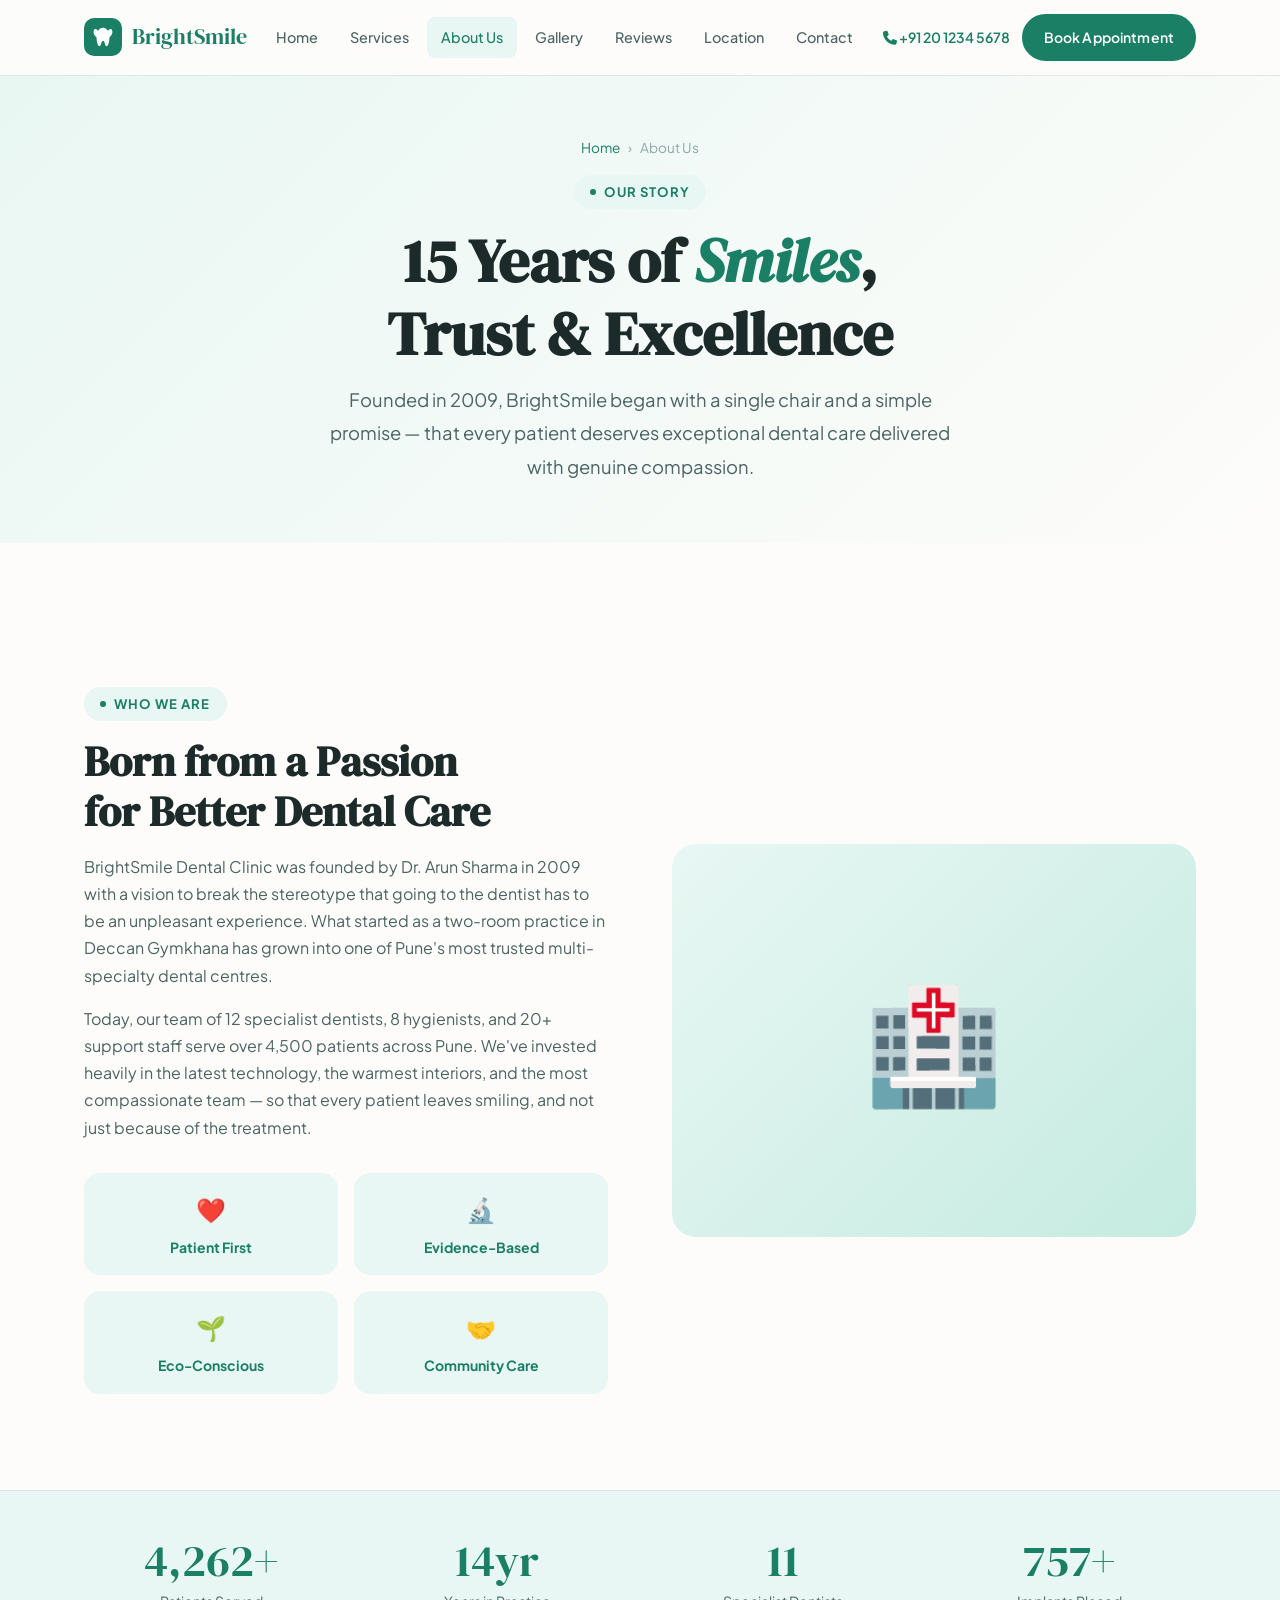
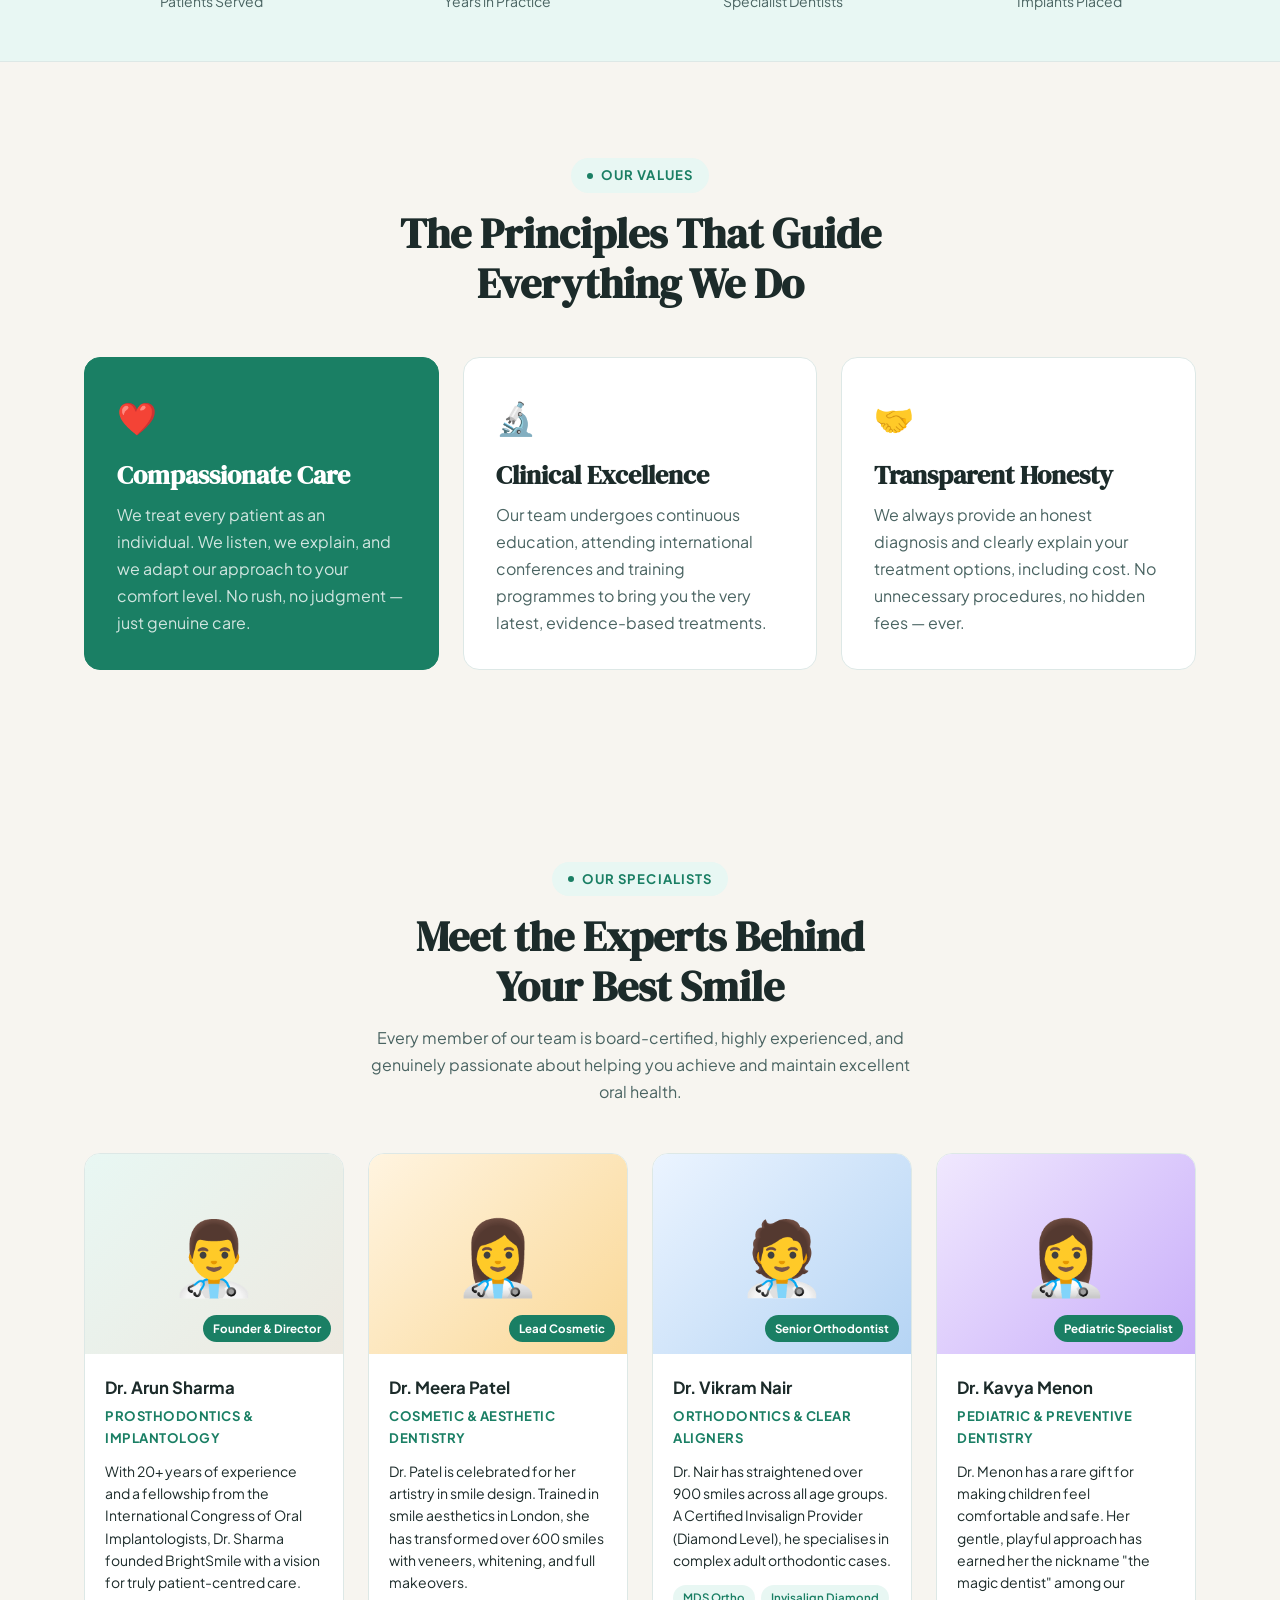
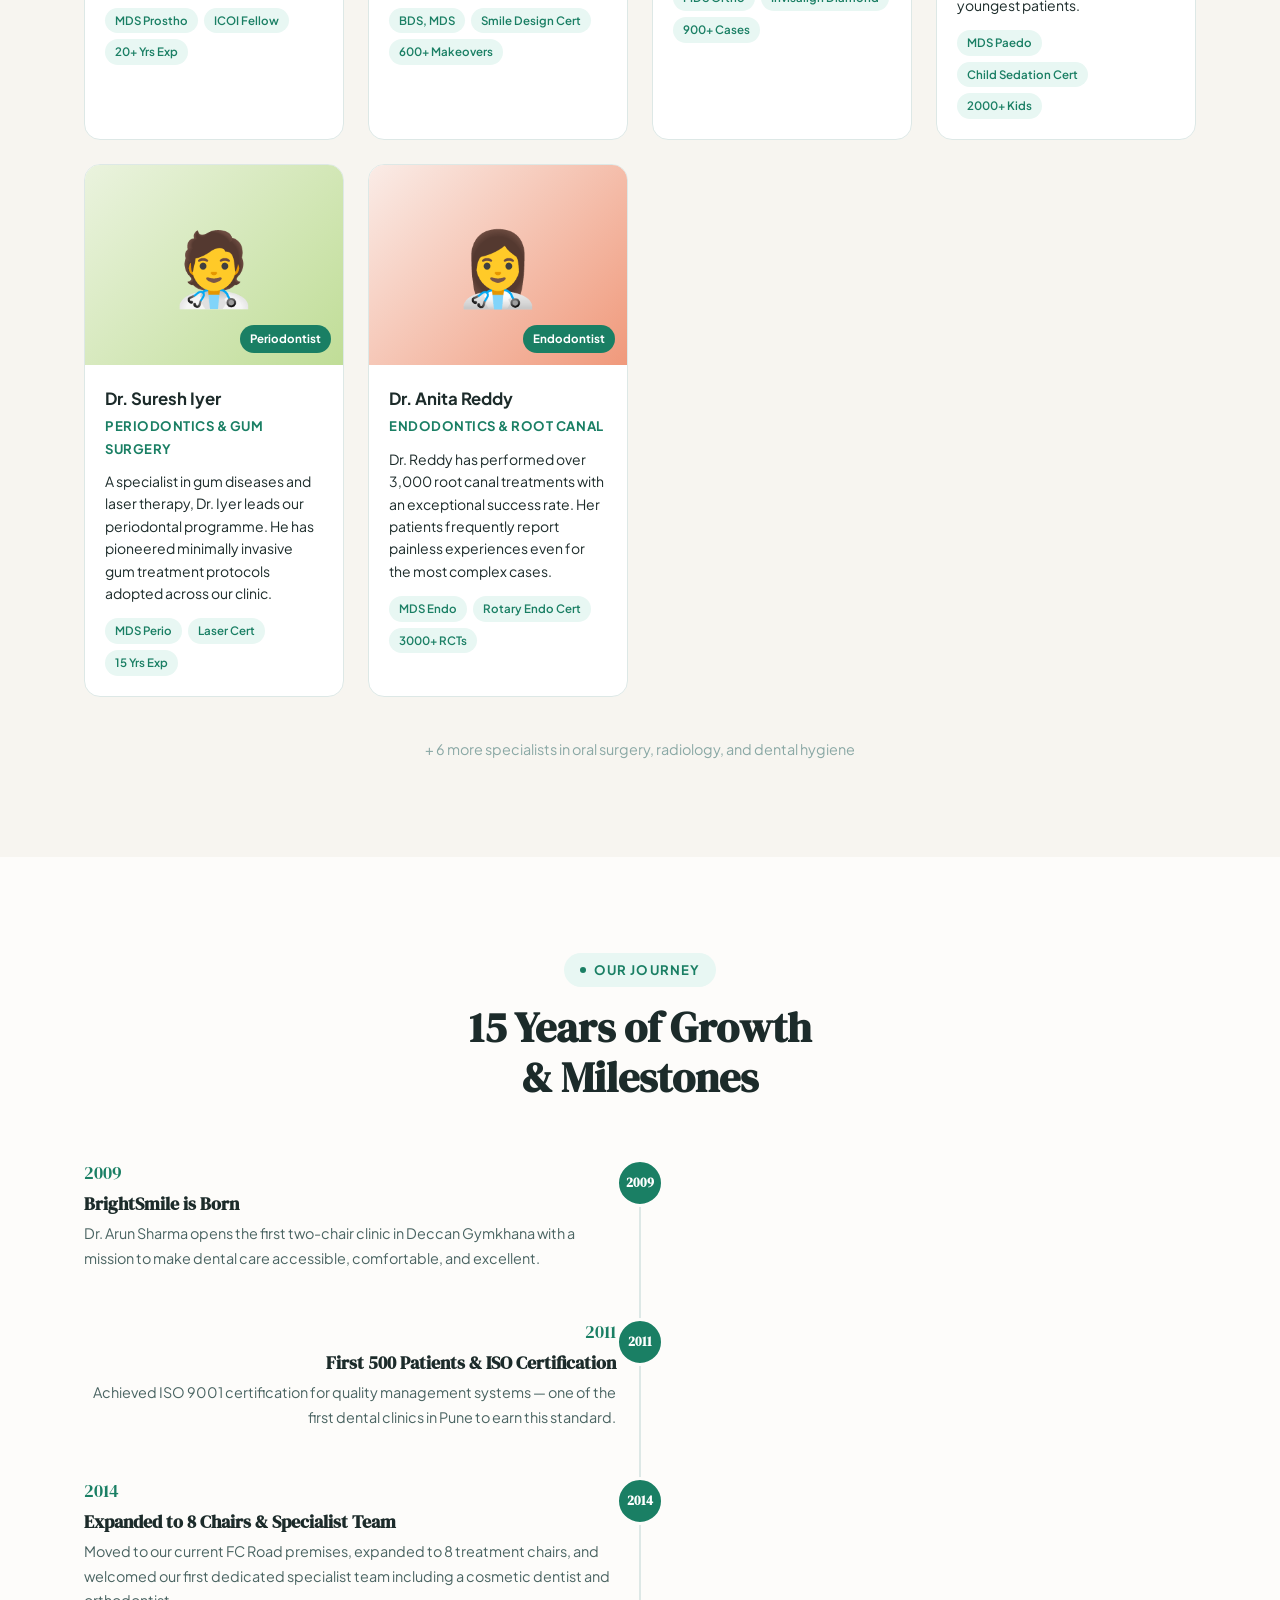
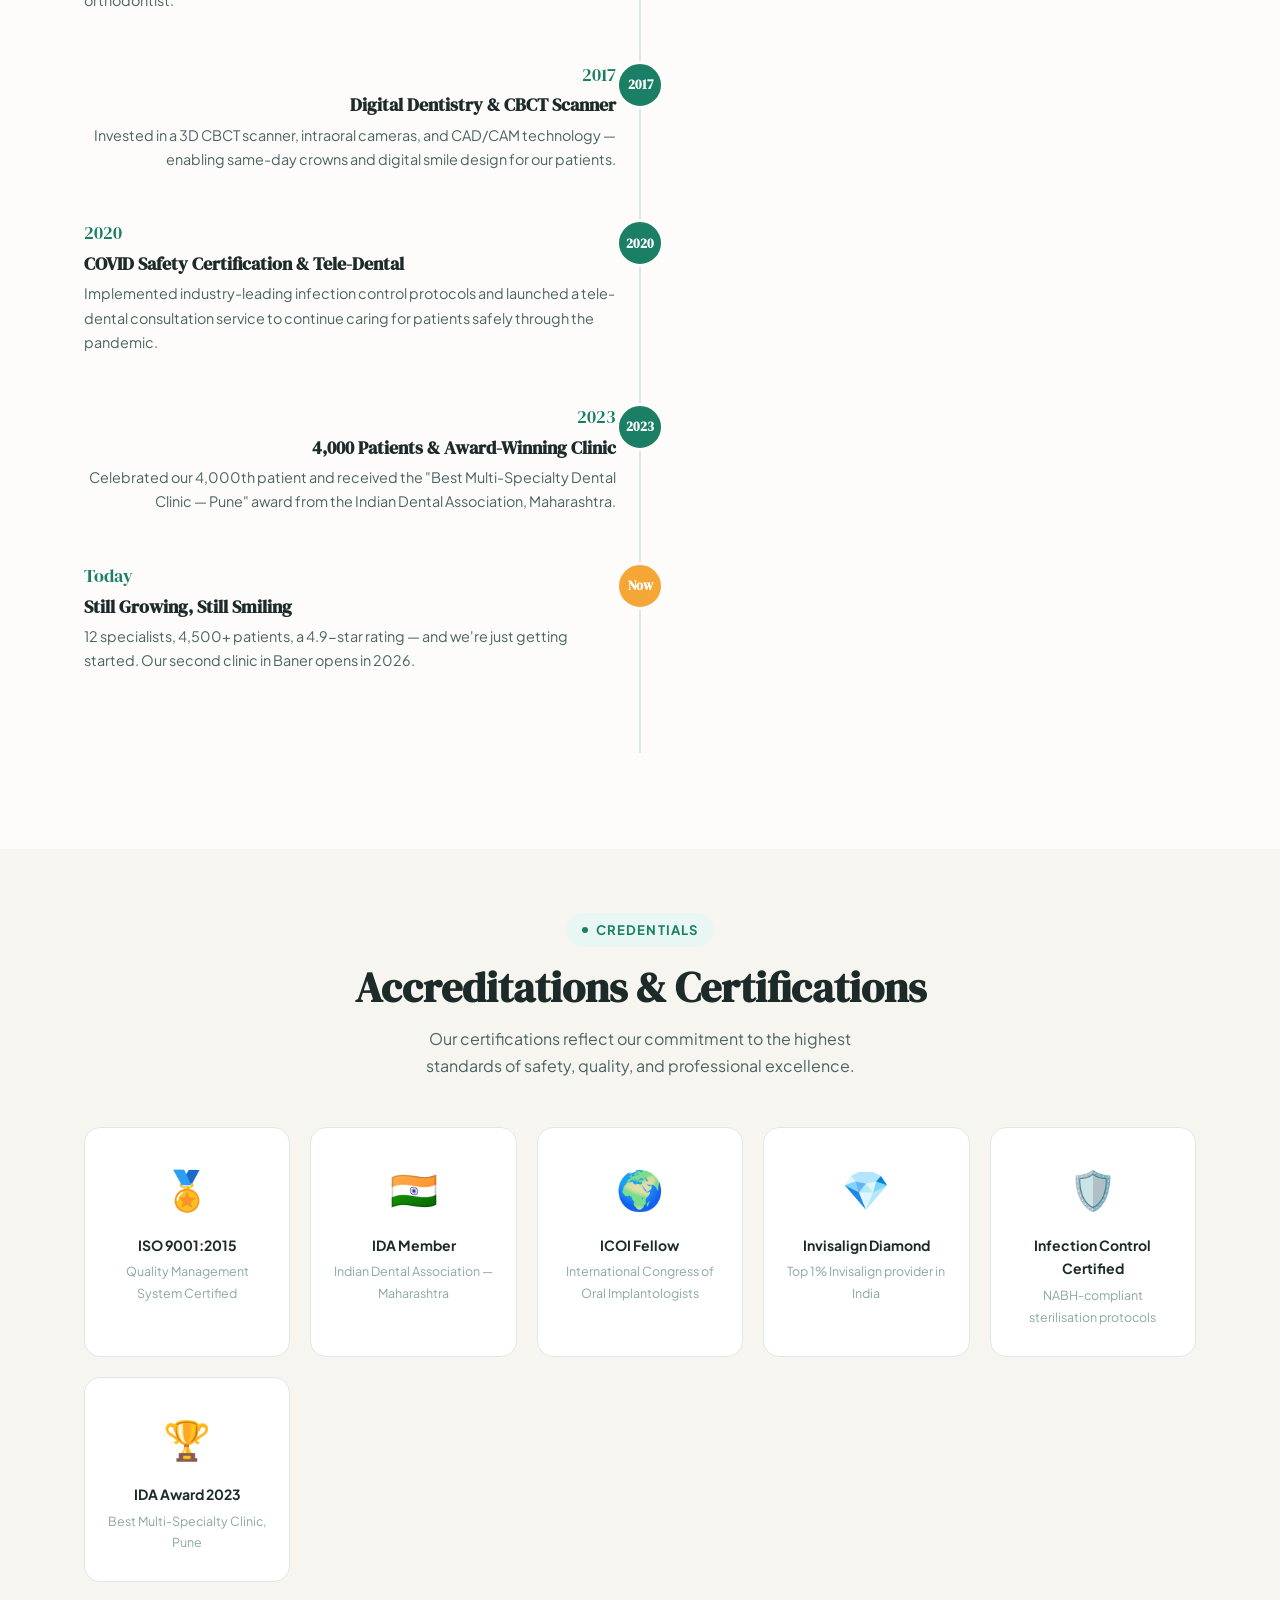
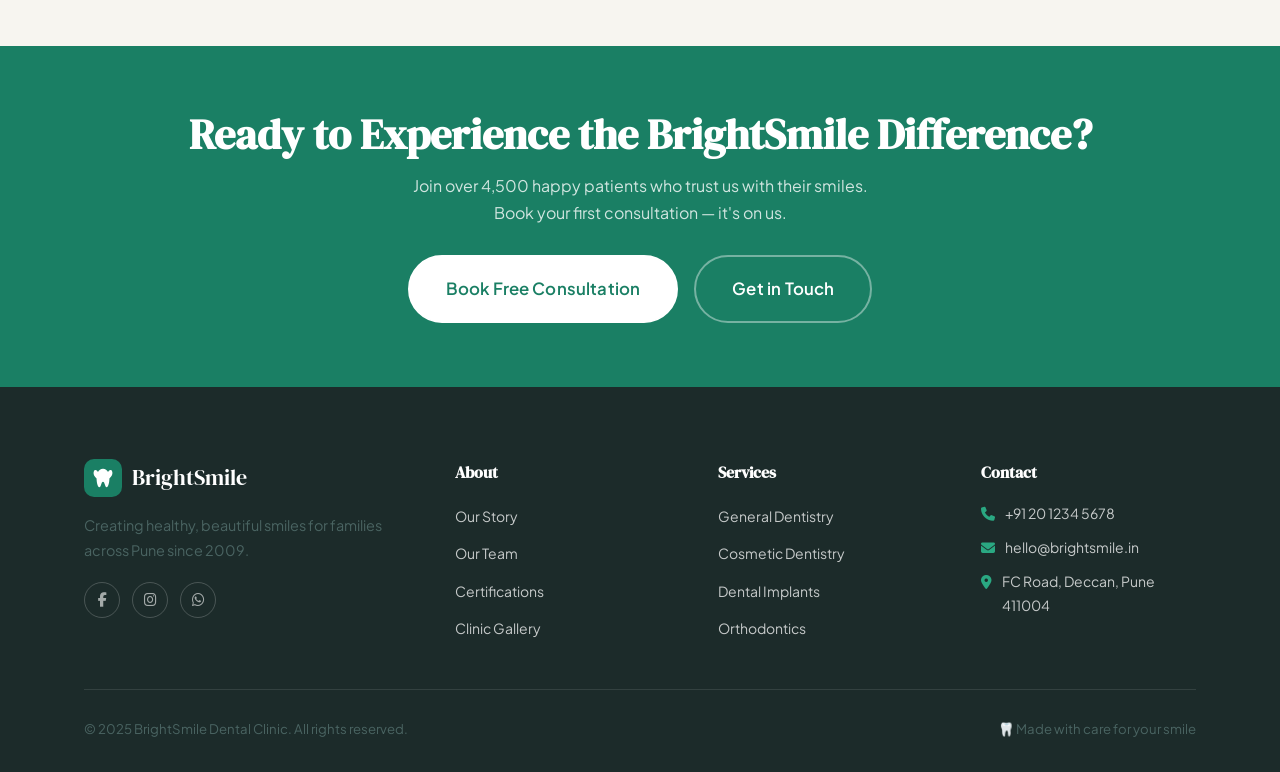
<file: about.html>
<!DOCTYPE html>
<html lang="en">
<head>
  <meta charset="UTF-8">
  <meta name="viewport" content="width=device-width, initial-scale=1.0">
  <title>About Us — BrightSmile Dental Clinic</title>
  <meta name="description" content="Meet our expert dental team at BrightSmile. 15+ years of experience, 12 specialists, ISO-certified clinic serving families across Pune.">
  <link rel="stylesheet" href="css/style.css">
  <link rel="stylesheet" href="https://cdnjs.cloudflare.com/ajax/libs/font-awesome/6.5.0/css/all.min.css">
  <style>
    .story-grid {
      display: grid; grid-template-columns: 1fr 1fr; gap: 64px;
      align-items: center; margin-top: 48px;
    }
    .story-img {
      border-radius: var(--radius-lg); overflow: hidden;
      aspect-ratio: 4/3; background: linear-gradient(135deg, #E8F7F3, #C5EBE0);
      display: flex; align-items: center; justify-content: center; font-size: 7rem;
    }
    .story-values {
      display: grid; grid-template-columns: 1fr 1fr; gap: 16px; margin-top: 32px;
    }
    .value-chip {
      background: var(--primary-pale); border-radius: var(--radius-md);
      padding: 16px; text-align: center;
    }
    .value-chip .icon { font-size: 1.5rem; margin-bottom: 6px; }
    .value-chip h5 { font-size: 0.875rem; color: var(--primary); }

    /* Timeline */
    .timeline { position: relative; margin-top: 56px; padding-bottom: 32px; }
    .timeline::before {
      content: ''; position: absolute; left: 50%; top: 0; bottom: 0;
      width: 2px; background: var(--border); transform: translateX(-50%);
    }
    .timeline-item {
      display: flex; gap: 48px; margin-bottom: 48px;
      align-items: flex-start; position: relative;
    }
    .timeline-item:nth-child(even) { flex-direction: row-reverse; }
    .timeline-item:nth-child(even) .timeline-content { text-align: right; }
    .timeline-content { flex: 1; }
    .timeline-dot {
      position: absolute; left: 50%; transform: translateX(-50%);
      width: 48px; height: 48px; border-radius: 50%;
      background: var(--primary); color: white;
      display: flex; align-items: center; justify-content: center;
      font-family: var(--font-display); font-size: 0.8rem; font-weight: 700;
      z-index: 1; border: 3px solid var(--warm-white);
      flex-shrink: 0;
    }
    .timeline-year {
      font-family: var(--font-display); font-size: 1.1rem;
      color: var(--primary); margin-bottom: 4px;
    }
    .timeline-content h4 { margin-bottom: 6px; }
    .timeline-content p { font-size: 0.9rem; }

    /* Team */
    .team-section { background: var(--cream); }
    .team-extended-grid {
      display: grid; grid-template-columns: repeat(auto-fit, minmax(260px, 1fr));
      gap: 24px; margin-top: 48px;
    }
    .team-card-extended {
      background: var(--white); border-radius: var(--radius-md);
      overflow: hidden; border: 1px solid var(--border);
      transition: var(--transition);
    }
    .team-card-extended:hover { transform: translateY(-4px); box-shadow: var(--shadow-md); }
    .team-photo-large {
      height: 200px; background: linear-gradient(135deg, var(--primary-pale), var(--sand));
      display: flex; align-items: center; justify-content: center;
      font-size: 4.5rem; position: relative; overflow: hidden;
    }
    .team-photo-badge {
      position: absolute; bottom: 12px; right: 12px;
      background: var(--primary); color: white;
      padding: 4px 10px; border-radius: 99px;
      font-size: 0.72rem; font-weight: 700;
    }
    .team-card-body { padding: 20px; }
    .team-card-name { font-weight: 700; font-size: 1.05rem; margin-bottom: 2px; }
    .team-card-specialty {
      font-size: 0.82rem; color: var(--primary); font-weight: 700;
      margin-bottom: 10px; text-transform: uppercase; letter-spacing: 0.04em;
    }
    .team-card-bio { font-size: 0.875rem; line-height: 1.6; margin-bottom: 14px; }
    .team-quals { display: flex; flex-wrap: wrap; gap: 6px; }
    .team-qual {
      background: var(--primary-pale); color: var(--primary);
      padding: 3px 10px; border-radius: 99px; font-size: 0.72rem; font-weight: 600;
    }

    /* Certifications */
    .cert-grid {
      display: grid; grid-template-columns: repeat(auto-fit, minmax(180px, 1fr));
      gap: 20px; margin-top: 48px;
    }
    .cert-card {
      background: var(--white); border-radius: var(--radius-md);
      padding: 28px 20px; text-align: center; border: 1px solid var(--border);
      transition: var(--transition);
    }
    .cert-card:hover { border-color: var(--primary); box-shadow: var(--shadow-sm); }
    .cert-icon { font-size: 2.4rem; margin-bottom: 12px; }
    .cert-card h5 { font-size: 0.875rem; color: var(--text-dark); margin-bottom: 4px; }
    .cert-card p { font-size: 0.78rem; color: var(--text-muted); }

    /* Values */
    .values-grid {
      display: grid; grid-template-columns: repeat(3, 1fr); gap: 24px;
      margin-top: 48px;
    }
    .values-card {
      border-radius: var(--radius-md); padding: 32px;
      border: 1px solid var(--border); background: var(--white);
    }
    .values-card:first-child { background: var(--primary); color: white; border-color: var(--primary); }
    .values-card:first-child h3, .values-card:first-child p { color: white; }
    .values-card:first-child p { color: rgba(255,255,255,0.8); }
    .values-icon { font-size: 2rem; margin-bottom: 16px; }
    .values-card h3 { margin-bottom: 10px; }

    @media (max-width: 900px) {
      .story-grid { grid-template-columns: 1fr; gap: 32px; }
      .story-img { display: none; }
      .timeline::before { left: 24px; }
      .timeline-item { flex-direction: row !important; gap: 24px; }
      .timeline-item:nth-child(even) .timeline-content { text-align: left; }
      .timeline-dot { left: 24px; position: relative; transform: none; flex-shrink: 0; }
      .values-grid { grid-template-columns: 1fr; }
    }
    @media (max-width: 600px) {
      .story-values { grid-template-columns: 1fr 1fr; }
      .cert-grid { grid-template-columns: repeat(2, 1fr); }
    }
  </style>
</head>
<body>

<!-- ─── NAVBAR ─── -->
<nav class="navbar" id="navbar">
  <div class="navbar-inner">
    <a href="index.html" class="logo">
      <div class="logo-icon">
        <svg viewBox="0 0 24 24"><path d="M12 2C9.5 2 7.5 3.5 6.5 5.5C5.5 3.5 3 2 2 5C1 8 3 11 5 12.5C5 16 6 22 8 22C9 22 9.5 20.5 10 19C10.5 17.5 11 16 12 16C13 16 13.5 17.5 14 19C14.5 20.5 15 22 16 22C18 22 19 16 19 12.5C21 11 23 8 22 5C21 2 18.5 3.5 17.5 5.5C16.5 3.5 14.5 2 12 2Z"/></svg>
      </div>
      BrightSmile
    </a>
    <ul class="nav-links">
      <li><a href="index.html">Home</a></li>
      <li><a href="services.html">Services</a></li>
      <li><a href="about.html" class="active">About Us</a></li>
      <li><a href="gallery.html">Gallery</a></li>
      <li><a href="reviews.html">Reviews</a></li>
      <li><a href="location.html">Location</a></li>
      <li><a href="contact.html">Contact</a></li>
    </ul>
    <div class="nav-cta">
      <span class="nav-phone"><i class="fas fa-phone"></i> +91 20 1234 5678</span>
      <a href="appointment.html" class="btn btn-primary btn-sm">Book Appointment</a>
    </div>
    <div class="hamburger" id="hamburger"><span></span><span></span><span></span></div>
  </div>
</nav>
<div class="mobile-nav" id="mobileNav">
  <a href="index.html">🏠 Home</a>
  <a href="services.html">🦷 Services</a>
  <a href="about.html">👨‍⚕️ About Us</a>
  <a href="gallery.html">🖼 Gallery</a>
  <a href="reviews.html">⭐ Reviews</a>
  <a href="location.html">📍 Location</a>
  <a href="contact.html">✉️ Contact</a>
  <a href="appointment.html" style="background:var(--primary);color:white;text-align:center;margin-top:8px;border-radius:var(--radius-sm);">📅 Book Appointment</a>
</div>

<!-- ─── PAGE HERO ─── -->
<section class="page-hero">
  <div class="container">
    <div class="breadcrumb">
      <a href="index.html">Home</a>
      <span>›</span>
      <span>About Us</span>
    </div>
    <div class="section-label" style="margin:0 auto 16px">Our Story</div>
    <h1>15 Years of <em style="color:var(--primary)">Smiles</em>,<br>Trust & Excellence</h1>
    <p class="lead" style="margin-top:12px;max-width:620px;margin-left:auto;margin-right:auto">
      Founded in 2009, BrightSmile began with a single chair and a simple promise — that every patient deserves exceptional dental care delivered with genuine compassion.
    </p>
  </div>
</section>

<!-- ─── OUR STORY ─── -->
<section class="section">
  <div class="container">
    <div class="story-grid">
      <div>
        <div class="section-label">Who We Are</div>
        <h2>Born from a Passion<br>for Better Dental Care</h2>
        <p style="margin:16px 0">BrightSmile Dental Clinic was founded by Dr. Arun Sharma in 2009 with a vision to break the stereotype that going to the dentist has to be an unpleasant experience. What started as a two-room practice in Deccan Gymkhana has grown into one of Pune's most trusted multi-specialty dental centres.</p>
        <p>Today, our team of 12 specialist dentists, 8 hygienists, and 20+ support staff serve over 4,500 patients across Pune. We've invested heavily in the latest technology, the warmest interiors, and the most compassionate team — so that every patient leaves smiling, and not just because of the treatment.</p>
        <div class="story-values">
          <div class="value-chip">
            <div class="icon">❤️</div>
            <h5>Patient First</h5>
          </div>
          <div class="value-chip">
            <div class="icon">🔬</div>
            <h5>Evidence-Based</h5>
          </div>
          <div class="value-chip">
            <div class="icon">🌱</div>
            <h5>Eco-Conscious</h5>
          </div>
          <div class="value-chip">
            <div class="icon">🤝</div>
            <h5>Community Care</h5>
          </div>
        </div>
      </div>
      <div class="story-img" data-animate>🏥</div>
    </div>
  </div>
</section>

<!-- ─── STATS ─── -->
<div class="stats-banner">
  <div class="container">
    <div class="stats-grid">
      <div>
        <div class="stat-num" data-counter data-target="4500" data-suffix="+">0</div>
        <div class="stat-label">Patients Served</div>
      </div>
      <div>
        <div class="stat-num" data-counter data-target="15" data-suffix="yr">0</div>
        <div class="stat-label">Years in Practice</div>
      </div>
      <div>
        <div class="stat-num" data-counter data-target="12">0</div>
        <div class="stat-label">Specialist Dentists</div>
      </div>
      <div>
        <div class="stat-num" data-counter data-target="800" data-suffix="+">0</div>
        <div class="stat-label">Implants Placed</div>
      </div>
    </div>
  </div>
</div>

<!-- ─── OUR VALUES ─── -->
<section class="section" style="background:var(--cream)">
  <div class="container">
    <div style="text-align:center;max-width:520px;margin:0 auto">
      <div class="section-label">Our Values</div>
      <h2>The Principles That Guide<br>Everything We Do</h2>
    </div>
    <div class="values-grid">
      <div class="values-card" data-animate>
        <div class="values-icon">❤️</div>
        <h3>Compassionate Care</h3>
        <p>We treat every patient as an individual. We listen, we explain, and we adapt our approach to your comfort level. No rush, no judgment — just genuine care.</p>
      </div>
      <div class="values-card" data-animate data-delay="100">
        <div class="values-icon">🔬</div>
        <h3>Clinical Excellence</h3>
        <p>Our team undergoes continuous education, attending international conferences and training programmes to bring you the very latest, evidence-based treatments.</p>
      </div>
      <div class="values-card" data-animate data-delay="200">
        <div class="values-icon">🤝</div>
        <h3>Transparent Honesty</h3>
        <p>We always provide an honest diagnosis and clearly explain your treatment options, including cost. No unnecessary procedures, no hidden fees — ever.</p>
      </div>
    </div>
  </div>
</section>

<!-- ─── MEET THE TEAM ─── -->
<section class="section team-section">
  <div class="container">
    <div style="text-align:center;max-width:560px;margin:0 auto">
      <div class="section-label">Our Specialists</div>
      <h2>Meet the Experts Behind<br>Your Best Smile</h2>
      <p style="margin-top:12px">Every member of our team is board-certified, highly experienced, and genuinely passionate about helping you achieve and maintain excellent oral health.</p>
    </div>
    <div class="team-extended-grid">
      <div class="team-card-extended" data-animate>
        <div class="team-photo-large">
          👨‍⚕️
          <div class="team-photo-badge">Founder & Director</div>
        </div>
        <div class="team-card-body">
          <div class="team-card-name">Dr. Arun Sharma</div>
          <div class="team-card-specialty">Prosthodontics & Implantology</div>
          <div class="team-card-bio">With 20+ years of experience and a fellowship from the International Congress of Oral Implantologists, Dr. Sharma founded BrightSmile with a vision for truly patient-centred care.</div>
          <div class="team-quals">
            <span class="team-qual">MDS Prostho</span>
            <span class="team-qual">ICOI Fellow</span>
            <span class="team-qual">20+ Yrs Exp</span>
          </div>
        </div>
      </div>
      <div class="team-card-extended" data-animate data-delay="100">
        <div class="team-photo-large" style="background:linear-gradient(135deg,#FFF4E0,#FAD897)">
          👩‍⚕️
          <div class="team-photo-badge">Lead Cosmetic</div>
        </div>
        <div class="team-card-body">
          <div class="team-card-name">Dr. Meera Patel</div>
          <div class="team-card-specialty">Cosmetic & Aesthetic Dentistry</div>
          <div class="team-card-bio">Dr. Patel is celebrated for her artistry in smile design. Trained in smile aesthetics in London, she has transformed over 600 smiles with veneers, whitening, and full makeovers.</div>
          <div class="team-quals">
            <span class="team-qual">BDS, MDS</span>
            <span class="team-qual">Smile Design Cert</span>
            <span class="team-qual">600+ Makeovers</span>
          </div>
        </div>
      </div>
      <div class="team-card-extended" data-animate data-delay="200">
        <div class="team-photo-large" style="background:linear-gradient(135deg,#EBF4FF,#B5D4F4)">
          🧑‍⚕️
          <div class="team-photo-badge">Senior Orthodontist</div>
        </div>
        <div class="team-card-body">
          <div class="team-card-name">Dr. Vikram Nair</div>
          <div class="team-card-specialty">Orthodontics & Clear Aligners</div>
          <div class="team-card-bio">Dr. Nair has straightened over 900 smiles across all age groups. A Certified Invisalign Provider (Diamond Level), he specialises in complex adult orthodontic cases.</div>
          <div class="team-quals">
            <span class="team-qual">MDS Ortho</span>
            <span class="team-qual">Invisalign Diamond</span>
            <span class="team-qual">900+ Cases</span>
          </div>
        </div>
      </div>
      <div class="team-card-extended" data-animate data-delay="300">
        <div class="team-photo-large" style="background:linear-gradient(135deg,#F0E8FE,#C9AEFA)">
          👩‍⚕️
          <div class="team-photo-badge">Pediatric Specialist</div>
        </div>
        <div class="team-card-body">
          <div class="team-card-name">Dr. Kavya Menon</div>
          <div class="team-card-specialty">Pediatric & Preventive Dentistry</div>
          <div class="team-card-bio">Dr. Menon has a rare gift for making children feel comfortable and safe. Her gentle, playful approach has earned her the nickname "the magic dentist" among our youngest patients.</div>
          <div class="team-quals">
            <span class="team-qual">MDS Paedo</span>
            <span class="team-qual">Child Sedation Cert</span>
            <span class="team-qual">2000+ Kids</span>
          </div>
        </div>
      </div>
      <div class="team-card-extended" data-animate data-delay="400">
        <div class="team-photo-large" style="background:linear-gradient(135deg,#EAF3DE,#C0DD97)">
          🧑‍⚕️
          <div class="team-photo-badge">Periodontist</div>
        </div>
        <div class="team-card-body">
          <div class="team-card-name">Dr. Suresh Iyer</div>
          <div class="team-card-specialty">Periodontics & Gum Surgery</div>
          <div class="team-card-bio">A specialist in gum diseases and laser therapy, Dr. Iyer leads our periodontal programme. He has pioneered minimally invasive gum treatment protocols adopted across our clinic.</div>
          <div class="team-quals">
            <span class="team-qual">MDS Perio</span>
            <span class="team-qual">Laser Cert</span>
            <span class="team-qual">15 Yrs Exp</span>
          </div>
        </div>
      </div>
      <div class="team-card-extended" data-animate data-delay="500">
        <div class="team-photo-large" style="background:linear-gradient(135deg,#FAECE7,#F0997B)">
          👩‍⚕️
          <div class="team-photo-badge">Endodontist</div>
        </div>
        <div class="team-card-body">
          <div class="team-card-name">Dr. Anita Reddy</div>
          <div class="team-card-specialty">Endodontics & Root Canal</div>
          <div class="team-card-bio">Dr. Reddy has performed over 3,000 root canal treatments with an exceptional success rate. Her patients frequently report painless experiences even for the most complex cases.</div>
          <div class="team-quals">
            <span class="team-qual">MDS Endo</span>
            <span class="team-qual">Rotary Endo Cert</span>
            <span class="team-qual">3000+ RCTs</span>
          </div>
        </div>
      </div>
    </div>
    <div style="text-align:center;margin-top:40px">
      <p style="color:var(--text-muted);font-size:0.9rem">+ 6 more specialists in oral surgery, radiology, and dental hygiene</p>
    </div>
  </div>
</section>

<!-- ─── CLINIC TIMELINE ─── -->
<section class="section">
  <div class="container">
    <div style="text-align:center;max-width:520px;margin:0 auto">
      <div class="section-label">Our Journey</div>
      <h2>15 Years of Growth<br>& Milestones</h2>
    </div>
    <div class="timeline">
      <div class="timeline-item">
        <div class="timeline-content" data-animate>
          <div class="timeline-year">2009</div>
          <h4>BrightSmile is Born</h4>
          <p>Dr. Arun Sharma opens the first two-chair clinic in Deccan Gymkhana with a mission to make dental care accessible, comfortable, and excellent.</p>
        </div>
        <div class="timeline-dot">2009</div>
        <div style="flex:1"></div>
      </div>
      <div class="timeline-item">
        <div style="flex:1"></div>
        <div class="timeline-dot">2011</div>
        <div class="timeline-content" data-animate>
          <div class="timeline-year">2011</div>
          <h4>First 500 Patients & ISO Certification</h4>
          <p>Achieved ISO 9001 certification for quality management systems — one of the first dental clinics in Pune to earn this standard.</p>
        </div>
      </div>
      <div class="timeline-item">
        <div class="timeline-content" data-animate>
          <div class="timeline-year">2014</div>
          <h4>Expanded to 8 Chairs & Specialist Team</h4>
          <p>Moved to our current FC Road premises, expanded to 8 treatment chairs, and welcomed our first dedicated specialist team including a cosmetic dentist and orthodontist.</p>
        </div>
        <div class="timeline-dot">2014</div>
        <div style="flex:1"></div>
      </div>
      <div class="timeline-item">
        <div style="flex:1"></div>
        <div class="timeline-dot">2017</div>
        <div class="timeline-content" data-animate>
          <div class="timeline-year">2017</div>
          <h4>Digital Dentistry & CBCT Scanner</h4>
          <p>Invested in a 3D CBCT scanner, intraoral cameras, and CAD/CAM technology — enabling same-day crowns and digital smile design for our patients.</p>
        </div>
      </div>
      <div class="timeline-item">
        <div class="timeline-content" data-animate>
          <div class="timeline-year">2020</div>
          <h4>COVID Safety Certification & Tele-Dental</h4>
          <p>Implemented industry-leading infection control protocols and launched a tele-dental consultation service to continue caring for patients safely through the pandemic.</p>
        </div>
        <div class="timeline-dot">2020</div>
        <div style="flex:1"></div>
      </div>
      <div class="timeline-item">
        <div style="flex:1"></div>
        <div class="timeline-dot">2023</div>
        <div class="timeline-content" data-animate>
          <div class="timeline-year">2023</div>
          <h4>4,000 Patients & Award-Winning Clinic</h4>
          <p>Celebrated our 4,000th patient and received the "Best Multi-Specialty Dental Clinic — Pune" award from the Indian Dental Association, Maharashtra.</p>
        </div>
      </div>
      <div class="timeline-item">
        <div class="timeline-content" data-animate>
          <div class="timeline-year">Today</div>
          <h4>Still Growing, Still Smiling</h4>
          <p>12 specialists, 4,500+ patients, a 4.9-star rating — and we're just getting started. Our second clinic in Baner opens in 2026.</p>
        </div>
        <div class="timeline-dot" style="background:var(--accent)">Now</div>
        <div style="flex:1"></div>
      </div>
    </div>
  </div>
</section>

<!-- ─── CERTIFICATIONS ─── -->
<section class="section-sm" style="background:var(--cream)">
  <div class="container">
    <div style="text-align:center">
      <div class="section-label">Credentials</div>
      <h2>Accreditations & Certifications</h2>
      <p style="max-width:500px;margin:12px auto 0">Our certifications reflect our commitment to the highest standards of safety, quality, and professional excellence.</p>
    </div>
    <div class="cert-grid">
      <div class="cert-card" data-animate>
        <div class="cert-icon">🏅</div>
        <h5>ISO 9001:2015</h5>
        <p>Quality Management System Certified</p>
      </div>
      <div class="cert-card" data-animate data-delay="80">
        <div class="cert-icon">🇮🇳</div>
        <h5>IDA Member</h5>
        <p>Indian Dental Association — Maharashtra</p>
      </div>
      <div class="cert-card" data-animate data-delay="160">
        <div class="cert-icon">🌍</div>
        <h5>ICOI Fellow</h5>
        <p>International Congress of Oral Implantologists</p>
      </div>
      <div class="cert-card" data-animate data-delay="240">
        <div class="cert-icon">💎</div>
        <h5>Invisalign Diamond</h5>
        <p>Top 1% Invisalign provider in India</p>
      </div>
      <div class="cert-card" data-animate data-delay="320">
        <div class="cert-icon">🛡️</div>
        <h5>Infection Control Certified</h5>
        <p>NABH-compliant sterilisation protocols</p>
      </div>
      <div class="cert-card" data-animate data-delay="400">
        <div class="cert-icon">🏆</div>
        <h5>IDA Award 2023</h5>
        <p>Best Multi-Specialty Clinic, Pune</p>
      </div>
    </div>
  </div>
</section>

<!-- ─── JOIN CTA ─── -->
<section class="section-sm" style="background:var(--primary);text-align:center">
  <div class="container">
    <h2 style="color:white;margin-bottom:12px">Ready to Experience the BrightSmile Difference?</h2>
    <p style="color:rgba(255,255,255,0.8);max-width:480px;margin:0 auto 28px">Join over 4,500 happy patients who trust us with their smiles. Book your first consultation — it's on us.</p>
    <div style="display:flex;gap:16px;justify-content:center;flex-wrap:wrap">
      <a href="appointment.html" class="btn btn-white btn-lg">Book Free Consultation</a>
      <a href="contact.html" class="btn btn-outline btn-lg" style="border-color:rgba(255,255,255,0.4);color:white">Get in Touch</a>
    </div>
  </div>
</section>

<!-- ─── FOOTER ─── -->
<footer>
  <div class="container">
    <div class="footer-grid">
      <div class="footer-brand">
        <a href="index.html" class="logo">
          <div class="logo-icon"><svg viewBox="0 0 24 24"><path d="M12 2C9.5 2 7.5 3.5 6.5 5.5C5.5 3.5 3 2 2 5C1 8 3 11 5 12.5C5 16 6 22 8 22C9 22 9.5 20.5 10 19C10.5 17.5 11 16 12 16C13 16 13.5 17.5 14 19C14.5 20.5 15 22 16 22C18 22 19 16 19 12.5C21 11 23 8 22 5C21 2 18.5 3.5 17.5 5.5C16.5 3.5 14.5 2 12 2Z"/></svg></div>
          BrightSmile
        </a>
        <p>Creating healthy, beautiful smiles for families across Pune since 2009.</p>
        <div class="social-links" style="margin-top:20px">
          <a href="#" class="social-link"><i class="fab fa-facebook-f"></i></a>
          <a href="#" class="social-link"><i class="fab fa-instagram"></i></a>
          <a href="#" class="social-link"><i class="fab fa-whatsapp"></i></a>
        </div>
      </div>
      <div class="footer-col">
        <h5>About</h5>
        <ul class="footer-links">
          <li><a href="about.html">Our Story</a></li>
          <li><a href="about.html#team">Our Team</a></li>
          <li><a href="about.html#certs">Certifications</a></li>
          <li><a href="gallery.html">Clinic Gallery</a></li>
        </ul>
      </div>
      <div class="footer-col">
        <h5>Services</h5>
        <ul class="footer-links">
          <li><a href="services.html#general">General Dentistry</a></li>
          <li><a href="services.html#cosmetic">Cosmetic Dentistry</a></li>
          <li><a href="services.html#implants">Dental Implants</a></li>
          <li><a href="services.html#ortho">Orthodontics</a></li>
        </ul>
      </div>
      <div class="footer-col">
        <h5>Contact</h5>
        <div class="footer-contact">
          <div class="footer-contact-item">
            <span class="footer-contact-icon"><i class="fas fa-phone"></i></span>
            <span>+91 20 1234 5678</span>
          </div>
          <div class="footer-contact-item">
            <span class="footer-contact-icon"><i class="fas fa-envelope"></i></span>
            <span>hello@brightsmile.in</span>
          </div>
          <div class="footer-contact-item">
            <span class="footer-contact-icon"><i class="fas fa-map-marker-alt"></i></span>
            <span>FC Road, Deccan, Pune 411004</span>
          </div>
        </div>
      </div>
    </div>
    <div class="footer-bottom">
      <p>© 2025 BrightSmile Dental Clinic. All rights reserved.</p>
      <p>🦷 Made with care for your smile</p>
    </div>
  </div>
</footer>

<script src="js/main.js"></script>
</body>
</html>
</file>
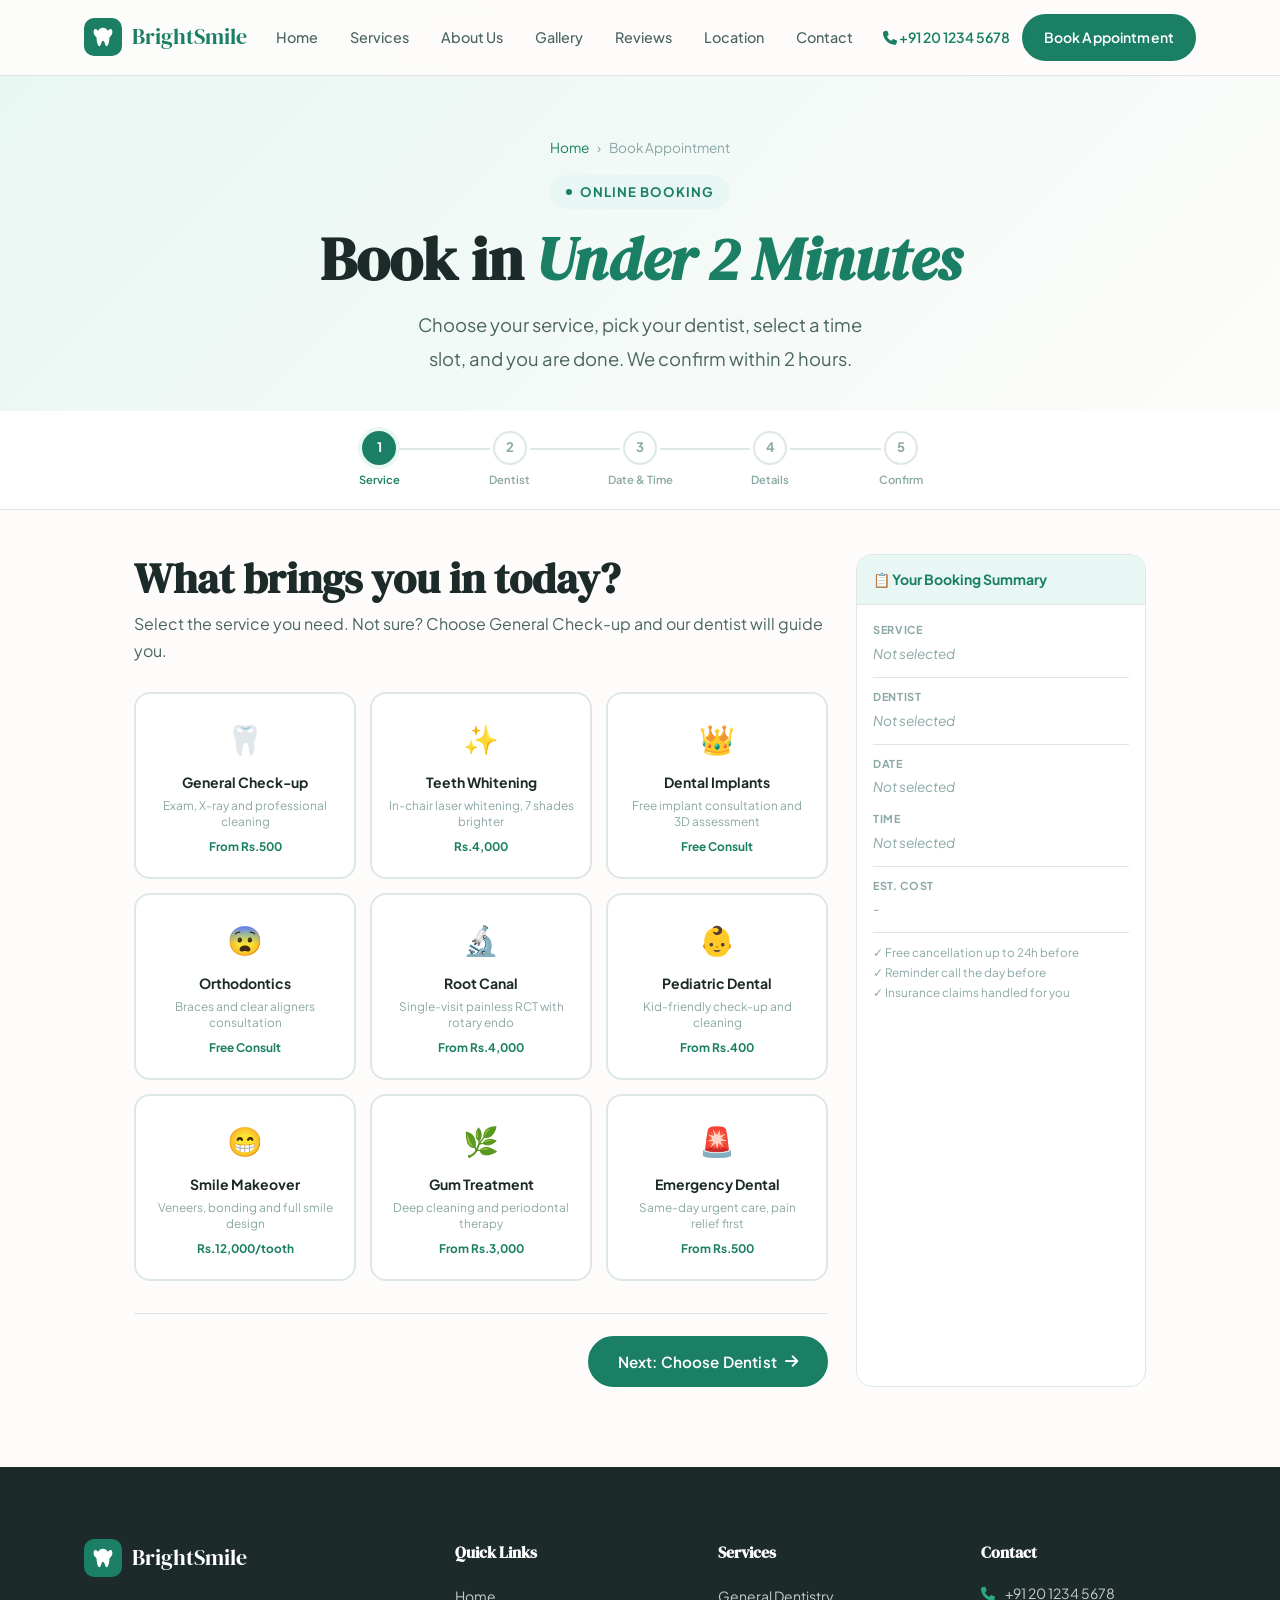
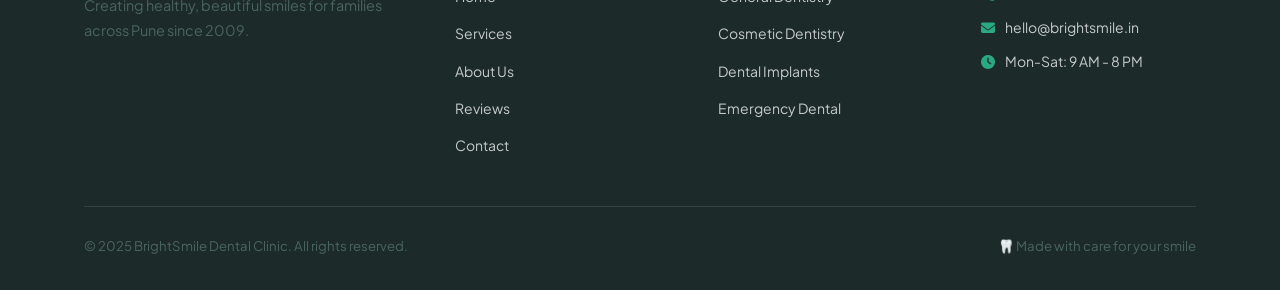
<file: appointment.html>
<!DOCTYPE html>
<html lang="en">
<head>
  <meta charset="UTF-8">
  <meta name="viewport" content="width=device-width, initial-scale=1.0">
  <title>Book Appointment — BrightSmile Dental Clinic</title>
  <link rel="stylesheet" href="css/style.css">
  <link rel="stylesheet" href="https://cdnjs.cloudflare.com/ajax/libs/font-awesome/6.5.0/css/all.min.css">
  <style>
    .stepper-wrap{background:var(--white);border-bottom:1px solid var(--border);padding:20px 0;position:sticky;top:var(--nav-height);z-index:100}
    .stepper{display:flex;align-items:center;justify-content:center;max-width:700px;margin:0 auto;padding:0 24px}
    .step-item{display:flex;flex-direction:column;align-items:center;gap:5px;flex:1;position:relative;cursor:pointer}
    .step-item:not(:last-child)::after{content:'';position:absolute;top:17px;left:calc(50% + 20px);right:calc(-50% + 20px);height:2px;background:var(--border);transition:background .4s}
    .step-item.done:not(:last-child)::after{background:var(--primary)}
    .step-circle{width:34px;height:34px;border-radius:50%;border:2px solid var(--border);background:var(--white);display:flex;align-items:center;justify-content:center;font-size:.82rem;font-weight:700;color:var(--text-muted);transition:all .3s;z-index:1;position:relative}
    .step-item.active .step-circle{border-color:var(--primary);background:var(--primary);color:white;box-shadow:0 0 0 4px var(--primary-pale)}
    .step-item.done .step-circle{border-color:var(--primary);background:var(--primary);color:white}
    .step-label{font-size:.7rem;font-weight:600;color:var(--text-muted);text-align:center;white-space:nowrap;transition:color .3s}
    .step-item.active .step-label,.step-item.done .step-label{color:var(--primary)}
    .appt-layout{display:grid;grid-template-columns:1fr 290px;gap:28px;max-width:1060px;margin:0 auto;padding:44px 24px 80px}
    .step-panel{display:none;animation:fadeUp .4s ease}
    .step-panel.active{display:block}
    .step-header{margin-bottom:28px}
    .step-header h2{margin-bottom:6px}
    .svc-grid{display:grid;grid-template-columns:repeat(3,1fr);gap:14px}
    .svc-card{border:2px solid var(--border);border-radius:var(--radius-md);padding:20px 16px;cursor:pointer;transition:var(--transition);text-align:center;background:var(--white);position:relative;overflow:hidden}
    .svc-card:hover{border-color:var(--primary);box-shadow:var(--shadow-sm)}
    .svc-card.selected{border-color:var(--primary);background:var(--primary-pale);box-shadow:0 0 0 3px rgba(26,127,100,.12)}
    .svc-card.selected::after{content:'✓';position:absolute;top:8px;right:10px;width:20px;height:20px;border-radius:50%;background:var(--primary);color:white;font-size:.7rem;display:grid;place-items:center}
    .svc-emoji{font-size:1.8rem;margin-bottom:8px;display:block}
    .svc-name{font-weight:700;font-size:.875rem;color:var(--text-dark);margin-bottom:3px}
    .svc-desc{font-size:.74rem;color:var(--text-muted);line-height:1.4}
    .svc-price{font-size:.74rem;color:var(--primary);font-weight:700;margin-top:6px}
    .dentist-grid{display:flex;flex-direction:column;gap:12px}
    .dentist-card{border:2px solid var(--border);border-radius:var(--radius-md);padding:16px 18px;cursor:pointer;transition:var(--transition);background:var(--white);display:flex;align-items:center;gap:14px;position:relative}
    .dentist-card:hover{border-color:var(--primary);box-shadow:var(--shadow-sm)}
    .dentist-card.selected{border-color:var(--primary);background:var(--primary-pale)}
    .dentist-card.selected::after{content:'✓';position:absolute;top:12px;right:14px;width:22px;height:22px;border-radius:50%;background:var(--primary);color:white;font-size:.75rem;display:grid;place-items:center}
    .dentist-av{width:52px;height:52px;border-radius:50%;display:flex;align-items:center;justify-content:center;font-size:1.5rem;flex-shrink:0}
    .dentist-name{font-weight:700;margin-bottom:2px;font-size:.9rem}
    .dentist-spec{font-size:.78rem;color:var(--primary);font-weight:600;margin-bottom:3px}
    .dentist-meta{font-size:.74rem;color:var(--text-muted)}
    .dtag{background:var(--primary-pale);color:var(--primary);padding:2px 7px;border-radius:99px;font-size:.68rem;font-weight:700;margin-left:6px}
    .cal-wrap{display:grid;grid-template-columns:1fr 1fr;gap:28px}
    .mini-cal{background:var(--white);border:1px solid var(--border);border-radius:var(--radius-md);overflow:hidden}
    .cal-hd{display:flex;align-items:center;justify-content:space-between;padding:13px 16px;background:var(--primary);color:white;font-weight:700;font-size:.9rem}
    .cal-nav{background:rgba(255,255,255,.15);border:none;color:white;width:26px;height:26px;border-radius:50%;cursor:pointer;display:flex;align-items:center;justify-content:center;font-size:.85rem;transition:var(--transition)}
    .cal-nav:hover{background:rgba(255,255,255,.3)}
    .cal-body{padding:10px}
    .cal-dow{display:grid;grid-template-columns:repeat(7,1fr);text-align:center;margin-bottom:4px}
    .cal-dow span{font-size:.66rem;font-weight:700;color:var(--text-muted);padding:3px 0}
    .cal-days{display:grid;grid-template-columns:repeat(7,1fr);gap:2px}
    .cd{aspect-ratio:1;display:flex;align-items:center;justify-content:center;font-size:.8rem;border-radius:50%;cursor:pointer;transition:var(--transition);color:var(--text-dark);position:relative}
    .cd:hover:not(.dis):not(.emp){background:var(--primary-pale);color:var(--primary)}
    .cd.sel{background:var(--primary);color:white;font-weight:700}
    .cd.tod{font-weight:700;color:var(--primary)}
    .cd.dis{color:var(--text-muted);opacity:.35;cursor:not-allowed}
    .cd.emp{cursor:default}
    .cd.has::after{content:'';display:block;width:4px;height:4px;border-radius:50%;background:var(--accent);position:absolute;bottom:3px}
    .slots-side h4{margin-bottom:14px;font-size:1rem}
    .period-lbl{font-size:.7rem;font-weight:700;text-transform:uppercase;letter-spacing:.07em;color:var(--text-muted);margin-bottom:6px}
    .slot-grp{display:grid;grid-template-columns:repeat(3,1fr);gap:6px;margin-bottom:16px}
    .ts{padding:9px 4px;border:1.5px solid var(--border);border-radius:var(--radius-sm);text-align:center;cursor:pointer;font-size:.78rem;font-weight:600;color:var(--text-mid);background:var(--white);transition:var(--transition)}
    .ts:hover{border-color:var(--primary);color:var(--primary)}
    .ts.sel{background:var(--primary);color:white;border-color:var(--primary)}
    .ts.bkd{background:var(--cream);color:var(--text-muted);cursor:not-allowed;text-decoration:line-through;opacity:.6}
    .no-date{text-align:center;padding:28px 12px;color:var(--text-muted);font-size:.875rem}
    .det-grid{display:grid;grid-template-columns:1fr 1fr;gap:0 20px}
    .full{grid-column:span 2}
    .radio-grp{display:flex;gap:12px;flex-wrap:wrap;margin-top:4px}
    .radio-opt{display:flex;align-items:center;gap:6px;cursor:pointer;font-size:.85rem;color:var(--text-mid)}
    .radio-opt input{accent-color:var(--primary)}
    .ins-check{background:var(--primary-pale);border-radius:var(--radius-sm);padding:12px;display:flex;align-items:flex-start;gap:8px;margin-top:6px}
    .ins-check input{margin-top:3px;accent-color:var(--primary)}
    .ins-check label{font-size:.85rem;color:var(--text-mid)}
    .confirm-card{background:var(--white);border:1px solid var(--border);border-radius:var(--radius-lg);overflow:hidden}
    .cf-hd{background:var(--primary);padding:24px 28px;color:white;display:flex;align-items:center;gap:14px}
    .cf-hd-ico{width:48px;height:48px;border-radius:50%;background:rgba(255,255,255,.2);display:flex;align-items:center;justify-content:center;font-size:1.5rem;flex-shrink:0}
    .cf-hd h3{color:white;margin-bottom:3px}
    .cf-hd p{color:rgba(255,255,255,.8);font-size:.82rem;margin:0}
    .cf-body{padding:28px}
    .cf-rows{display:flex;flex-direction:column;gap:0;margin-bottom:20px}
    .cf-row{display:flex;align-items:flex-start;gap:10px;padding:12px 0;border-bottom:1px solid var(--border)}
    .cf-row:last-child{border-bottom:none}
    .cf-ico{width:32px;height:32px;border-radius:9px;background:var(--primary-pale);color:var(--primary);display:flex;align-items:center;justify-content:center;font-size:.85rem;flex-shrink:0}
    .cf-lbl{font-size:.72rem;color:var(--text-muted);margin-bottom:2px}
    .cf-val{font-weight:700;color:var(--text-dark);font-size:.9rem}
    .success-screen{display:none;text-align:center;padding:48px 24px}
    .success-screen.show{display:block;animation:scaleIn .5s ease}
    .suc-ico{width:72px;height:72px;border-radius:50%;background:var(--primary);color:white;font-size:2rem;margin:0 auto 18px;display:flex;align-items:center;justify-content:center;box-shadow:0 8px 24px rgba(26,127,100,.3)}
    .bk-id{display:inline-block;background:var(--primary-pale);color:var(--primary);font-family:monospace;font-size:1.1rem;font-weight:700;padding:8px 20px;border-radius:var(--radius-sm);margin:14px 0;letter-spacing:.1em}
    .step-nav{display:flex;align-items:center;justify-content:space-between;margin-top:32px;padding-top:22px;border-top:1px solid var(--border)}
    .sum-sidebar{position:sticky;top:calc(var(--nav-height) + 90px);background:var(--white);border:1px solid var(--border);border-radius:var(--radius-md);overflow:hidden}
    .sum-hd{background:var(--primary-pale);padding:13px 16px;font-weight:700;color:var(--primary);font-size:.875rem;border-bottom:1px solid var(--border)}
    .sum-body{padding:16px}
    .sum-row{display:flex;flex-direction:column;margin-bottom:12px}
    .sum-lbl{font-size:.68rem;font-weight:700;text-transform:uppercase;letter-spacing:.06em;color:var(--text-muted);margin-bottom:2px}
    .sum-val{font-size:.85rem;font-weight:600;color:var(--text-dark)}
    .sum-val.emp{color:var(--text-muted);font-weight:400;font-style:italic}
    .sum-div{border:none;border-top:1px solid var(--border);margin:10px 0}
    @media(max-width:900px){.appt-layout{grid-template-columns:1fr}.sum-sidebar{position:static}.svc-grid{grid-template-columns:repeat(2,1fr)}.cal-wrap{grid-template-columns:1fr}}
    @media(max-width:480px){.svc-grid{grid-template-columns:1fr 1fr}.det-grid{grid-template-columns:1fr}.full{grid-column:span 1}.stepper .step-label{display:none}.slot-grp{grid-template-columns:repeat(2,1fr)}}
  </style>
</head>
<body>
<nav class="navbar" id="navbar">
  <div class="navbar-inner">
    <a href="index.html" class="logo">
      <div class="logo-icon"><svg viewBox="0 0 24 24"><path d="M12 2C9.5 2 7.5 3.5 6.5 5.5C5.5 3.5 3 2 2 5C1 8 3 11 5 12.5C5 16 6 22 8 22C9 22 9.5 20.5 10 19C10.5 17.5 11 16 12 16C13 16 13.5 17.5 14 19C14.5 20.5 15 22 16 22C18 22 19 16 19 12.5C21 11 23 8 22 5C21 2 18.5 3.5 17.5 5.5C16.5 3.5 14.5 2 12 2Z"/></svg></div>
      BrightSmile
    </a>
    <ul class="nav-links">
      <li><a href="index.html">Home</a></li><li><a href="services.html">Services</a></li>
      <li><a href="about.html">About Us</a></li><li><a href="gallery.html">Gallery</a></li>
      <li><a href="reviews.html">Reviews</a></li><li><a href="location.html">Location</a></li>
      <li><a href="contact.html">Contact</a></li>
    </ul>
    <div class="nav-cta">
      <span class="nav-phone"><i class="fas fa-phone"></i> +91 20 1234 5678</span>
      <a href="appointment.html" class="btn btn-primary btn-sm">Book Appointment</a>
    </div>
    <div class="hamburger" id="hamburger"><span></span><span></span><span></span></div>
  </div>
</nav>
<div class="mobile-nav" id="mobileNav">
  <a href="index.html">&#127968; Home</a><a href="services.html">&#129463; Services</a>
  <a href="about.html">&#128104;&#8205;&#9877; About Us</a><a href="gallery.html">&#128444; Gallery</a>
  <a href="reviews.html">&#11088; Reviews</a><a href="location.html">&#128205; Location</a>
  <a href="contact.html">&#9993; Contact</a>
  <a href="appointment.html" style="background:var(--primary);color:white;text-align:center;margin-top:8px;border-radius:var(--radius-sm);">&#128197; Book Appointment</a>
</div>

<section class="page-hero" style="padding-bottom:36px">
  <div class="container">
    <div class="breadcrumb"><a href="index.html">Home</a><span>&#8250;</span><span>Book Appointment</span></div>
    <div class="section-label" style="margin:0 auto 14px">Online Booking</div>
    <h1>Book in <em style="color:var(--primary)">Under 2 Minutes</em></h1>
    <p class="lead" style="margin-top:10px;max-width:480px;margin-left:auto;margin-right:auto">Choose your service, pick your dentist, select a time slot, and you are done. We confirm within 2 hours.</p>
  </div>
</section>

<div class="stepper-wrap">
  <div class="stepper" id="stepper">
    <div class="step-item active" data-step="1"><div class="step-circle" id="sc1">1</div><div class="step-label">Service</div></div>
    <div class="step-item" data-step="2"><div class="step-circle" id="sc2">2</div><div class="step-label">Dentist</div></div>
    <div class="step-item" data-step="3"><div class="step-circle" id="sc3">3</div><div class="step-label">Date &amp; Time</div></div>
    <div class="step-item" data-step="4"><div class="step-circle" id="sc4">4</div><div class="step-label">Details</div></div>
    <div class="step-item" data-step="5"><div class="step-circle" id="sc5">5</div><div class="step-label">Confirm</div></div>
  </div>
</div>

<div class="appt-layout">
  <div id="stepContent">

    <!-- STEP 1 -->
    <div class="step-panel active" id="step1">
      <div class="step-header"><h2>What brings you in today?</h2><p>Select the service you need. Not sure? Choose General Check-up and our dentist will guide you.</p></div>
      <div class="svc-grid">
        <div class="svc-card" data-svc="General Check-up &amp; Cleaning" data-price="From Rs.500" data-dur="45 min"><span class="svc-emoji">&#129463;</span><div class="svc-name">General Check-up</div><div class="svc-desc">Exam, X-ray and professional cleaning</div><div class="svc-price">From Rs.500</div></div>
        <div class="svc-card" data-svc="Teeth Whitening" data-price="Rs.4,000" data-dur="90 min"><span class="svc-emoji">&#10024;</span><div class="svc-name">Teeth Whitening</div><div class="svc-desc">In-chair laser whitening, 7 shades brighter</div><div class="svc-price">Rs.4,000</div></div>
        <div class="svc-card" data-svc="Dental Implant Consultation" data-price="Free" data-dur="30 min"><span class="svc-emoji">&#128081;</span><div class="svc-name">Dental Implants</div><div class="svc-desc">Free implant consultation and 3D assessment</div><div class="svc-price">Free Consult</div></div>
        <div class="svc-card" data-svc="Orthodontic Consultation" data-price="Free" data-dur="30 min"><span class="svc-emoji">&#128552;</span><div class="svc-name">Orthodontics</div><div class="svc-desc">Braces and clear aligners consultation</div><div class="svc-price">Free Consult</div></div>
        <div class="svc-card" data-svc="Root Canal Treatment" data-price="From Rs.4,000" data-dur="60-90 min"><span class="svc-emoji">&#128300;</span><div class="svc-name">Root Canal</div><div class="svc-desc">Single-visit painless RCT with rotary endo</div><div class="svc-price">From Rs.4,000</div></div>
        <div class="svc-card" data-svc="Pediatric Dentistry" data-price="From Rs.400" data-dur="30 min"><span class="svc-emoji">&#128118;</span><div class="svc-name">Pediatric Dental</div><div class="svc-desc">Kid-friendly check-up and cleaning</div><div class="svc-price">From Rs.400</div></div>
        <div class="svc-card" data-svc="Smile Makeover / Veneers" data-price="Rs.12,000/tooth" data-dur="60 min"><span class="svc-emoji">&#128513;</span><div class="svc-name">Smile Makeover</div><div class="svc-desc">Veneers, bonding and full smile design</div><div class="svc-price">Rs.12,000/tooth</div></div>
        <div class="svc-card" data-svc="Gum Treatment" data-price="From Rs.3,000" data-dur="60 min"><span class="svc-emoji">&#127807;</span><div class="svc-name">Gum Treatment</div><div class="svc-desc">Deep cleaning and periodontal therapy</div><div class="svc-price">From Rs.3,000</div></div>
        <div class="svc-card" data-svc="Emergency Dental" data-price="From Rs.500" data-dur="30-60 min"><span class="svc-emoji">&#128680;</span><div class="svc-name">Emergency Dental</div><div class="svc-desc">Same-day urgent care, pain relief first</div><div class="svc-price">From Rs.500</div></div>
      </div>
      <div class="step-nav"><div></div><button class="btn btn-primary" onclick="goStep(2)" id="svcNextBtn" disabled>Next: Choose Dentist <i class="fas fa-arrow-right"></i></button></div>
    </div>

    <!-- STEP 2 -->
    <div class="step-panel" id="step2">
      <div class="step-header"><h2>Choose your dentist</h2><p>Select a specialist or choose No Preference and we will match you with the best available.</p></div>
      <div class="dentist-grid">
        <div class="dentist-card" data-dentist="No Preference" data-spec="Best Available"><div class="dentist-av" style="background:var(--cream)">&#127922;</div><div><div class="dentist-name">No Preference <span class="dtag">Recommended</span></div><div class="dentist-spec">Best Available Specialist</div><div class="dentist-meta">We match you with the ideal dentist for your treatment</div></div></div>
        <div class="dentist-card" data-dentist="Dr. Arun Sharma" data-spec="Prosthodontics &amp; Implantology"><div class="dentist-av" style="background:var(--primary-pale)">&#128104;&#8205;&#9877;</div><div><div class="dentist-name">Dr. Arun Sharma</div><div class="dentist-spec">Prosthodontics &amp; Implantology</div><div class="dentist-meta">20+ yrs exp &middot; Founder &amp; Director &middot; MDS, ICOI Fellow</div></div></div>
        <div class="dentist-card" data-dentist="Dr. Meera Patel" data-spec="Cosmetic Dentistry"><div class="dentist-av" style="background:#FFF4E0">&#128105;&#8205;&#9877;</div><div><div class="dentist-name">Dr. Meera Patel</div><div class="dentist-spec">Cosmetic &amp; Aesthetic Dentistry</div><div class="dentist-meta">600+ smile makeovers &middot; Digital Smile Design specialist</div></div></div>
        <div class="dentist-card" data-dentist="Dr. Vikram Nair" data-spec="Orthodontics"><div class="dentist-av" style="background:#EBF4FF">&#129489;&#8205;&#9877;</div><div><div class="dentist-name">Dr. Vikram Nair</div><div class="dentist-spec">Orthodontics &amp; Clear Aligners</div><div class="dentist-meta">Invisalign Diamond Provider &middot; 900+ cases</div></div></div>
        <div class="dentist-card" data-dentist="Dr. Kavya Menon" data-spec="Pediatric Dentistry"><div class="dentist-av" style="background:#FFF0F3">&#128105;&#8205;&#9877;</div><div><div class="dentist-name">Dr. Kavya Menon</div><div class="dentist-spec">Pediatric &amp; Preventive Dentistry</div><div class="dentist-meta">Specialist for children &middot; Gentle and fun approach</div></div></div>
        <div class="dentist-card" data-dentist="Dr. Anita Reddy" data-spec="Endodontics"><div class="dentist-av" style="background:#FAECE7">&#128105;&#8205;&#9877;</div><div><div class="dentist-name">Dr. Anita Reddy</div><div class="dentist-spec">Endodontics &amp; Root Canal</div><div class="dentist-meta">3,000+ painless RCTs &middot; Rotary endodontics expert</div></div></div>
      </div>
      <div class="step-nav"><button class="btn btn-outline" onclick="goStep(1)"><i class="fas fa-arrow-left"></i> Back</button><button class="btn btn-primary" onclick="goStep(3)" id="dentNextBtn" disabled>Next: Date &amp; Time <i class="fas fa-arrow-right"></i></button></div>
    </div>

    <!-- STEP 3 -->
    <div class="step-panel" id="step3">
      <div class="step-header"><h2>Pick a date &amp; time</h2><p>Available slots are shown below. Greyed-out dates are fully booked or closed.</p></div>
      <div class="cal-wrap">
        <div>
          <div class="mini-cal">
            <div class="cal-hd"><button class="cal-nav" id="calPrev"><i class="fas fa-chevron-left"></i></button><span id="calLbl"></span><button class="cal-nav" id="calNext"><i class="fas fa-chevron-right"></i></button></div>
            <div class="cal-body"><div class="cal-dow"><span>Su</span><span>Mo</span><span>Tu</span><span>We</span><span>Th</span><span>Fr</span><span>Sa</span></div><div class="cal-days" id="calDays"></div></div>
          </div>
          <p style="font-size:.75rem;color:var(--text-muted);margin-top:8px;text-align:center"><span style="display:inline-block;width:7px;height:7px;background:var(--accent);border-radius:50%;margin-right:4px;vertical-align:middle"></span>Dot = available slots</p>
        </div>
        <div class="slots-side">
          <h4 id="slotTitle">Select a date to view times</h4>
          <div id="slotsWrap"><div class="no-date"><div style="font-size:2rem;margin-bottom:8px">&#128197;</div>Please pick a date on the calendar</div></div>
        </div>
      </div>
      <div class="step-nav"><button class="btn btn-outline" onclick="goStep(2)"><i class="fas fa-arrow-left"></i> Back</button><button class="btn btn-primary" onclick="goStep(4)" id="timeNextBtn" disabled>Next: Your Details <i class="fas fa-arrow-right"></i></button></div>
    </div>

    <!-- STEP 4 -->
    <div class="step-panel" id="step4">
      <div class="step-header"><h2>Your details</h2><p>We need a few details to confirm your booking and send you a reminder.</p></div>
      <div class="det-grid">
        <div class="form-group"><label>First Name <span class="form-required">*</span></label><input type="text" id="fName" placeholder="Priya" required></div>
        <div class="form-group"><label>Last Name <span class="form-required">*</span></label><input type="text" id="lName" placeholder="Sharma"></div>
        <div class="form-group"><label>Mobile Number <span class="form-required">*</span></label><input type="tel" id="phone" placeholder="+91 98765 43210" required></div>
        <div class="form-group"><label>Email Address</label><input type="email" id="email" placeholder="priya@example.com"></div>
        <div class="form-group"><label>Date of Birth</label><input type="date" id="dob"></div>
        <div class="form-group"><label>Gender</label><div class="radio-grp"><label class="radio-opt"><input type="radio" name="gender" value="Female"> Female</label><label class="radio-opt"><input type="radio" name="gender" value="Male"> Male</label><label class="radio-opt"><input type="radio" name="gender" value="Other"> Other</label></div></div>
        <div class="form-group full"><label>First visit to BrightSmile?</label><div class="radio-grp"><label class="radio-opt"><input type="radio" name="firstVisit" value="Yes" checked> Yes, first visit</label><label class="radio-opt"><input type="radio" name="firstVisit" value="No"> No, returning patient</label></div></div>
        <div class="form-group full"><label>Notes for the dentist?</label><textarea id="notes" rows="3" placeholder="e.g. dental anxiety, specific pain, medications you take..."></textarea></div>
        <div class="form-group full"><div class="ins-check"><input type="checkbox" id="hasIns"><label for="hasIns">I have dental insurance or a health plan I would like to use (we accept all major plans)</label></div></div>
        <div class="form-group full" id="insField" style="display:none"><label>Insurance Provider</label><select><option value="">Select provider...</option><option>HDFC ERGO</option><option>Star Health</option><option>Niva Bupa</option><option>Care Health</option><option>Max Bupa</option><option>Bajaj Allianz</option><option>Other</option></select></div>
      </div>
      <div class="step-nav"><button class="btn btn-outline" onclick="goStep(3)"><i class="fas fa-arrow-left"></i> Back</button><button class="btn btn-primary" onclick="goToConfirm()">Review Appointment <i class="fas fa-arrow-right"></i></button></div>
    </div>

    <!-- STEP 5 -->
    <div class="step-panel" id="step5">
      <div id="confirmView">
        <div class="step-header"><h2>Review &amp; confirm</h2><p>Check your details before confirming. We send a confirmation SMS within 2 hours.</p></div>
        <div class="confirm-card">
          <div class="cf-hd"><div class="cf-hd-ico">&#128203;</div><div><h3>Appointment Summary</h3><p>BrightSmile Dental Clinic &middot; FC Road, Deccan, Pune</p></div></div>
          <div class="cf-body">
            <div class="cf-rows">
              <div class="cf-row"><div class="cf-ico"><i class="fas fa-tooth"></i></div><div><div class="cf-lbl">Service</div><div class="cf-val" id="cfSvc">-</div></div></div>
              <div class="cf-row"><div class="cf-ico"><i class="fas fa-user-md"></i></div><div><div class="cf-lbl">Dentist</div><div class="cf-val" id="cfDent">-</div></div></div>
              <div class="cf-row"><div class="cf-ico"><i class="fas fa-calendar"></i></div><div><div class="cf-lbl">Date &amp; Time</div><div class="cf-val" id="cfDT">-</div></div></div>
              <div class="cf-row"><div class="cf-ico"><i class="fas fa-clock"></i></div><div><div class="cf-lbl">Duration</div><div class="cf-val" id="cfDur">-</div></div></div>
              <div class="cf-row"><div class="cf-ico"><i class="fas fa-user"></i></div><div><div class="cf-lbl">Patient</div><div class="cf-val" id="cfPat">-</div></div></div>
              <div class="cf-row"><div class="cf-ico"><i class="fas fa-phone"></i></div><div><div class="cf-lbl">Contact</div><div class="cf-val" id="cfCont">-</div></div></div>
              <div class="cf-row"><div class="cf-ico"><i class="fas fa-tag"></i></div><div><div class="cf-lbl">Estimated Cost</div><div class="cf-val" id="cfPrice">-</div></div></div>
            </div>
            <div style="background:var(--primary-pale);border-radius:var(--radius-sm);padding:12px;font-size:.82rem;color:var(--text-mid);margin-bottom:20px"><strong style="color:var(--primary)">&#128204; Please note:</strong> Arrive 10 minutes early. Bring any previous dental records or X-rays. Confirmation sent via SMS within 2 hours.</div>
            <div style="display:flex;gap:12px;flex-wrap:wrap">
              <button class="btn btn-outline" onclick="goStep(4)"><i class="fas fa-edit"></i> Edit Details</button>
              <button class="btn btn-primary btn-lg" onclick="submitBooking()" id="submitBtn"><i class="fas fa-check-circle"></i> Confirm Appointment</button>
            </div>
          </div>
        </div>
      </div>
      <div class="success-screen" id="successScreen">
        <div class="suc-ico">&#10003;</div>
        <h2>Appointment Requested!</h2>
        <p style="max-width:420px;margin:10px auto">Your request has been received. Our team will confirm via SMS within 2 hours.</p>
        <div class="bk-id" id="bookingId">BS-000000</div>
        <p style="font-size:.82rem;color:var(--text-muted)">Save this booking ID for reference</p>
        <div style="margin-top:28px;display:flex;gap:14px;justify-content:center;flex-wrap:wrap">
          <a href="index.html" class="btn btn-outline">Back to Home</a>
          <a href="services.html" class="btn btn-primary">Explore Services</a>
        </div>
        <div style="margin-top:24px;padding:18px;background:var(--primary-pale);border-radius:var(--radius-md);max-width:400px;margin-left:auto;margin-right:auto">
          <strong style="color:var(--primary)">&#128205; BrightSmile Dental Clinic</strong><br>
          <span style="font-size:.82rem;color:var(--text-mid)">14, Dental Plaza, FC Road, Deccan Gymkhana, Pune 411004 &middot; +91 20 1234 5678</span>
        </div>
      </div>
    </div>
  </div>

  <!-- SUMMARY SIDEBAR -->
  <div class="sum-sidebar" id="sumSidebar">
    <div class="sum-hd">&#128203; Your Booking Summary</div>
    <div class="sum-body">
      <div class="sum-row"><div class="sum-lbl">Service</div><div class="sum-val emp" id="sumSvc">Not selected</div></div>
      <hr class="sum-div">
      <div class="sum-row"><div class="sum-lbl">Dentist</div><div class="sum-val emp" id="sumDent">Not selected</div></div>
      <hr class="sum-div">
      <div class="sum-row"><div class="sum-lbl">Date</div><div class="sum-val emp" id="sumDate">Not selected</div></div>
      <div class="sum-row"><div class="sum-lbl">Time</div><div class="sum-val emp" id="sumTime">Not selected</div></div>
      <hr class="sum-div">
      <div class="sum-row"><div class="sum-lbl">Est. Cost</div><div class="sum-val emp" id="sumPrice">-</div></div>
      <hr class="sum-div">
      <div style="font-size:.73rem;color:var(--text-muted);line-height:1.7">&#10003; Free cancellation up to 24h before<br>&#10003; Reminder call the day before<br>&#10003; Insurance claims handled for you</div>
    </div>
  </div>
</div>

<footer>
  <div class="container">
    <div class="footer-grid">
      <div class="footer-brand">
        <a href="index.html" class="logo"><div class="logo-icon"><svg viewBox="0 0 24 24"><path d="M12 2C9.5 2 7.5 3.5 6.5 5.5C5.5 3.5 3 2 2 5C1 8 3 11 5 12.5C5 16 6 22 8 22C9 22 9.5 20.5 10 19C10.5 17.5 11 16 12 16C13 16 13.5 17.5 14 19C14.5 20.5 15 22 16 22C18 22 19 16 19 12.5C21 11 23 8 22 5C21 2 18.5 3.5 17.5 5.5C16.5 3.5 14.5 2 12 2Z"/></svg></div>BrightSmile</a>
        <p>Creating healthy, beautiful smiles for families across Pune since 2009.</p>
      </div>
      <div class="footer-col"><h5>Quick Links</h5><ul class="footer-links"><li><a href="index.html">Home</a></li><li><a href="services.html">Services</a></li><li><a href="about.html">About Us</a></li><li><a href="reviews.html">Reviews</a></li><li><a href="contact.html">Contact</a></li></ul></div>
      <div class="footer-col"><h5>Services</h5><ul class="footer-links"><li><a href="services.html#general">General Dentistry</a></li><li><a href="services.html#cosmetic">Cosmetic Dentistry</a></li><li><a href="services.html#implants">Dental Implants</a></li><li><a href="services.html#emergency">Emergency Dental</a></li></ul></div>
      <div class="footer-col"><h5>Contact</h5><div class="footer-contact"><div class="footer-contact-item"><span class="footer-contact-icon"><i class="fas fa-phone"></i></span><span>+91 20 1234 5678</span></div><div class="footer-contact-item"><span class="footer-contact-icon"><i class="fas fa-envelope"></i></span><span>hello@brightsmile.in</span></div><div class="footer-contact-item"><span class="footer-contact-icon"><i class="fas fa-clock"></i></span><span>Mon-Sat: 9 AM - 8 PM</span></div></div></div>
    </div>
    <div class="footer-bottom"><p>&copy; 2025 BrightSmile Dental Clinic. All rights reserved.</p><p>&#129463; Made with care for your smile</p></div>
  </div>
</footer>

<script src="js/main.js"></script>
<script>
const S={svc:null,price:null,dur:null,dentist:null,spec:null,date:null,time:null,yr:null,mo:null};
const MONTHS=['January','February','March','April','May','June','July','August','September','October','November','December'];
const today=new Date();S.yr=today.getFullYear();S.mo=today.getMonth();
const BOOKED={3:['10:00 AM','2:30 PM'],7:['9:00 AM','11:00 AM'],12:['9:30 AM'],18:['10:30 AM','4:00 PM'],22:['2:00 PM']};
const MORNING=['9:00 AM','9:30 AM','10:00 AM','10:30 AM','11:00 AM','11:30 AM'];
const AFTERNOON=['12:00 PM','12:30 PM','1:00 PM','1:30 PM','2:00 PM','2:30 PM'];
const EVENING=['3:00 PM','3:30 PM','4:00 PM','4:30 PM','5:00 PM','5:30 PM','6:00 PM','6:30 PM'];

function goStep(n){
  document.querySelectorAll('.step-panel').forEach(p=>p.classList.remove('active'));
  document.getElementById('step'+n).classList.add('active');
  document.querySelectorAll('.step-item').forEach((it,i)=>{
    it.classList.remove('active','done');
    if(i+1<n)it.classList.add('done');
    if(i+1===n)it.classList.add('active');
  });
  document.querySelectorAll('[id^=sc]').forEach((c,i)=>{
    c.innerHTML=i+1<n?'<i class="fas fa-check" style="font-size:.7rem"></i>':(i+1);
  });
  window.scrollTo({top:0,behavior:'smooth'});
}

document.querySelectorAll('.svc-card').forEach(c=>{
  c.addEventListener('click',function(){
    document.querySelectorAll('.svc-card').forEach(x=>x.classList.remove('selected'));
    this.classList.add('selected');
    S.svc=this.dataset.svc;S.price=this.dataset.price;S.dur=this.dataset.dur;
    document.getElementById('svcNextBtn').disabled=false;
    updateSum();
  });
});

document.querySelectorAll('.dentist-card').forEach(c=>{
  c.addEventListener('click',function(){
    document.querySelectorAll('.dentist-card').forEach(x=>x.classList.remove('selected'));
    this.classList.add('selected');
    S.dentist=this.dataset.dentist;S.spec=this.dataset.spec;
    document.getElementById('dentNextBtn').disabled=false;
    updateSum();
  });
});

function renderCal(){
  document.getElementById('calLbl').textContent=MONTHS[S.mo]+' '+S.yr;
  const first=new Date(S.yr,S.mo,1).getDay();
  const dim=new Date(S.yr,S.mo+1,0).getDate();
  const cont=document.getElementById('calDays');cont.innerHTML='';
  for(let i=0;i<first;i++){const e=document.createElement('div');e.className='cd emp';cont.appendChild(e);}
  for(let d=1;d<=dim;d++){
    const e=document.createElement('div');
    const dt=new Date(S.yr,S.mo,d);
    const past=dt<new Date(today.getFullYear(),today.getMonth(),today.getDate());
    const sun=dt.getDay()===0;
    const ds=S.yr+'-'+String(S.mo+1).padStart(2,'0')+'-'+String(d).padStart(2,'0');
    e.className='cd';e.textContent=d;
    if(past||sun){e.classList.add('dis');}
    else{
      e.classList.add('has');
      if(dt.toDateString()===today.toDateString())e.classList.add('tod');
      if(S.date===ds)e.classList.add('sel');
      e.addEventListener('click',()=>selectDate(ds,d,e));
    }
    cont.appendChild(e);
  }
}

function selectDate(ds,d,el){
  document.querySelectorAll('.cd').forEach(c=>c.classList.remove('sel'));
  el.classList.add('sel');S.date=ds;S.time=null;
  document.getElementById('timeNextBtn').disabled=true;
  renderSlots(d);updateSum();
}

function renderSlots(d){
  const bk=BOOKED[d]||[];
  const w=document.getElementById('slotsWrap');
  const dt=new Date(S.yr,S.mo,d);
  document.getElementById('slotTitle').textContent=dt.toLocaleDateString('en-IN',{weekday:'long',day:'numeric',month:'long'});
  w.innerHTML='';
  const mk=(label,slots)=>{
    const div=document.createElement('div');
    div.innerHTML='<div class="period-lbl">'+label+'</div><div class="slot-grp" id="sg'+label.replace(/\W/g,'')+'"></div>';
    w.appendChild(div);
    const sg=div.querySelector('.slot-grp');
    slots.forEach(t=>{
      const s=document.createElement('div');
      s.className='ts'+(bk.includes(t)?' bkd':'');
      s.textContent=t;
      if(!bk.includes(t)){
        s.addEventListener('click',()=>{
          document.querySelectorAll('.ts:not(.bkd)').forEach(x=>x.classList.remove('sel'));
          s.classList.add('sel');S.time=t;
          document.getElementById('timeNextBtn').disabled=false;
          updateSum();
        });
      }
      if(S.time===t&&!bk.includes(t))s.classList.add('sel');
      sg.appendChild(s);
    });
  };
  mk('☀️ Morning',MORNING);mk('🌤 Afternoon',AFTERNOON);mk('🌇 Evening',EVENING);
}

document.getElementById('calPrev').addEventListener('click',()=>{S.mo--;if(S.mo<0){S.mo=11;S.yr--;}renderCal();});
document.getElementById('calNext').addEventListener('click',()=>{S.mo++;if(S.mo>11){S.mo=0;S.yr++;}renderCal();});
renderCal();

document.getElementById('hasIns').addEventListener('change',function(){document.getElementById('insField').style.display=this.checked?'block':'none';});

function fmtDate(s){if(!s)return'-';const d=new Date(s+'T00:00:00');return d.toLocaleDateString('en-IN',{weekday:'long',day:'numeric',month:'long',year:'numeric'});}

function goToConfirm(){
  const fn=document.getElementById('fName').value.trim();
  const ph=document.getElementById('phone').value.trim();
  if(!fn||!ph){showT('Please fill in your name and phone number.','error');return;}
  const ln=document.getElementById('lName').value.trim();
  const em=document.getElementById('email').value.trim();
  document.getElementById('cfSvc').textContent=S.svc||'-';
  document.getElementById('cfDent').textContent=S.dentist||'-';
  document.getElementById('cfDT').textContent=fmtDate(S.date)+' at '+S.time;
  document.getElementById('cfDur').textContent=S.dur||'-';
  document.getElementById('cfPat').textContent=fn+' '+ln;
  document.getElementById('cfCont').textContent=ph+(em?' · '+em:'');
  document.getElementById('cfPrice').textContent=S.price||'-';
  goStep(5);
}

async function submitBooking(){
  const btn=document.getElementById('submitBtn');
  btn.innerHTML='<i class="fas fa-spinner fa-spin"></i> Confirming...';btn.disabled=true;
  await new Promise(r=>setTimeout(r,1800));
  const bk={id:'BS-'+Math.floor(100000+Math.random()*900000),service:S.svc,dentist:S.dentist,date:S.date,time:S.time,
    patient:document.getElementById('fName').value+' '+document.getElementById('lName').value,
    phone:document.getElementById('phone').value,email:document.getElementById('email').value,
    notes:document.getElementById('notes').value,price:S.price,dur:S.dur,status:'Pending',createdAt:new Date().toISOString()};
  const ex=JSON.parse(localStorage.getItem('bs_appointments')||'[]');ex.unshift(bk);
  localStorage.setItem('bs_appointments',JSON.stringify(ex));
  document.getElementById('bookingId').textContent=bk.id;
  document.getElementById('confirmView').style.display='none';
  document.getElementById('successScreen').classList.add('show');
  document.getElementById('sumSidebar').style.display='none';
  document.querySelector('.stepper-wrap').style.display='none';
}

function updateSum(){
  const sv=(id,v)=>{const e=document.getElementById(id);if(v){e.textContent=v;e.classList.remove('emp');}else{e.textContent='Not selected';e.classList.add('emp');}};
  sv('sumSvc',S.svc);sv('sumDent',S.dentist);sv('sumDate',S.date?fmtDate(S.date):null);sv('sumTime',S.time);sv('sumPrice',S.price);
}

function showT(msg,type){const t=document.createElement('div');t.className='toast '+type;t.textContent=msg;document.body.appendChild(t);requestAnimationFrame(()=>t.classList.add('show'));setTimeout(()=>{t.classList.remove('show');setTimeout(()=>t.remove(),400);},3500);}
</script>
</body>
</html>
</file>
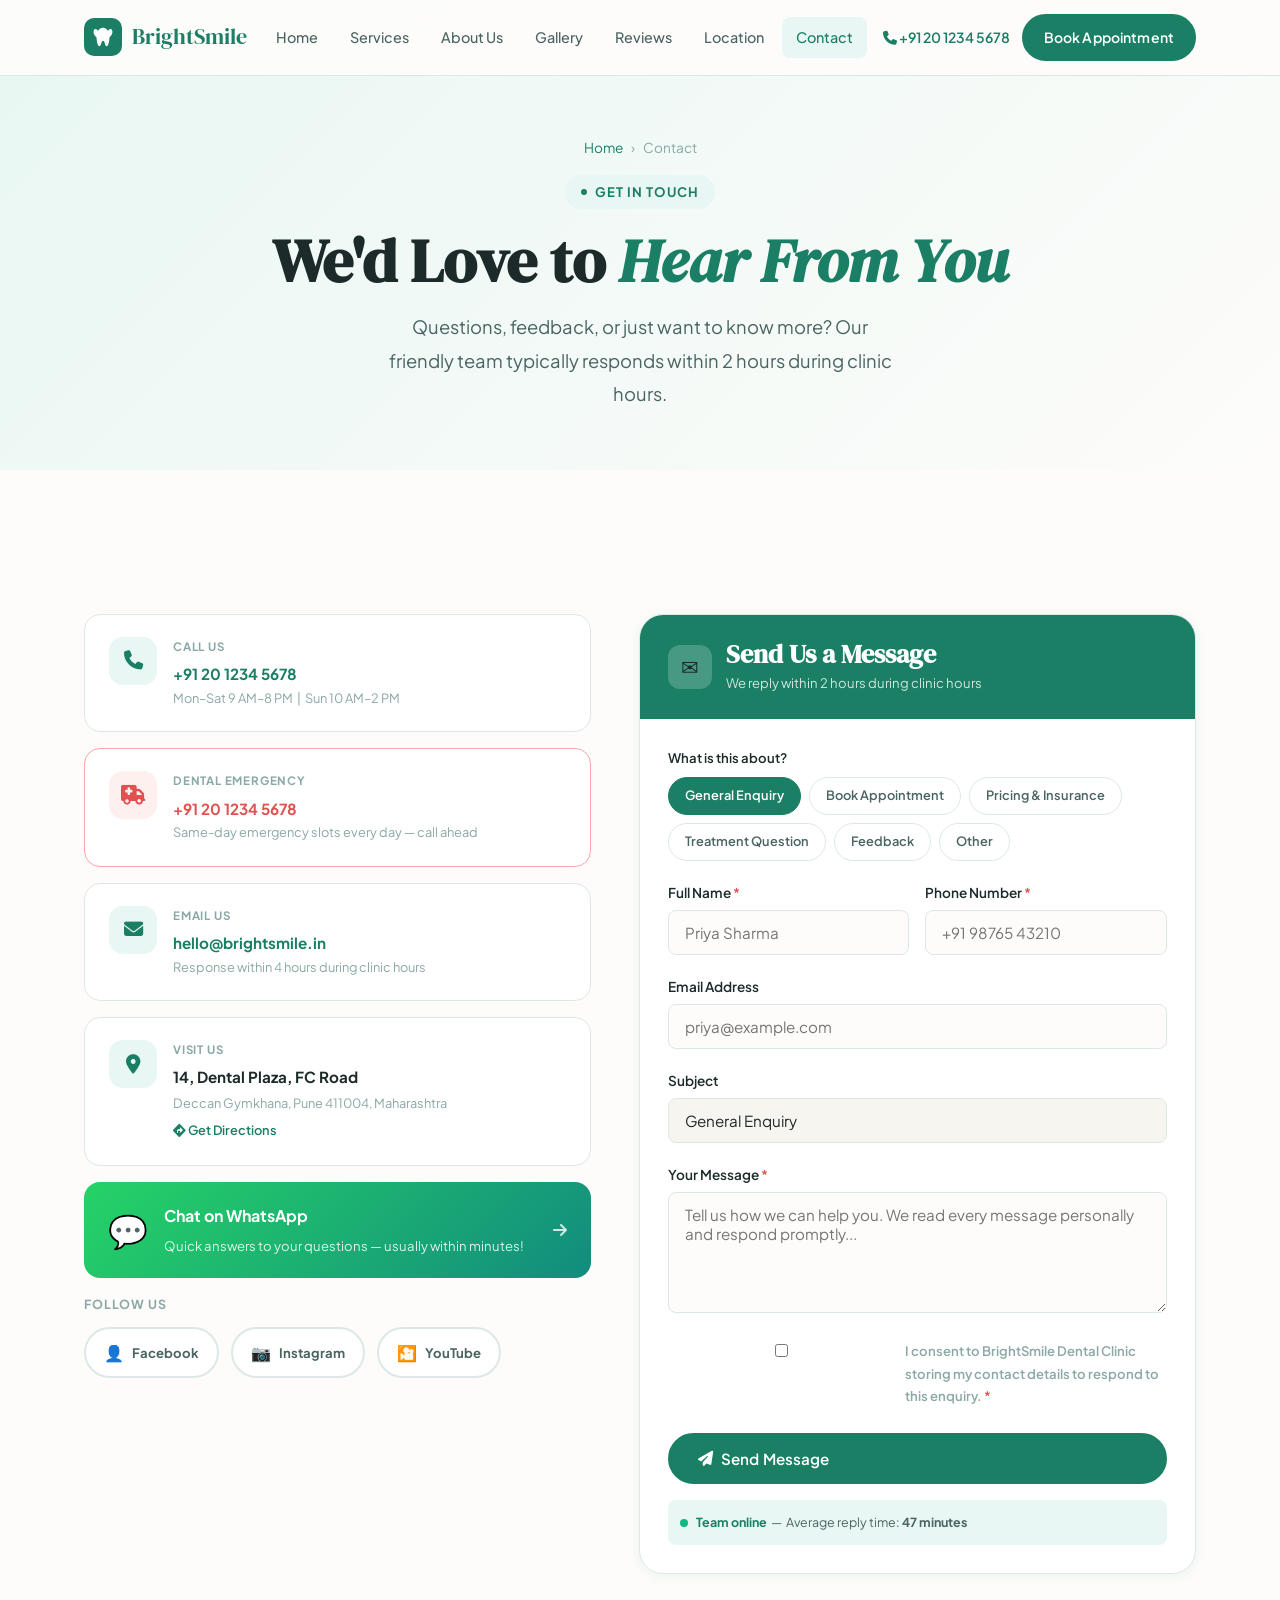
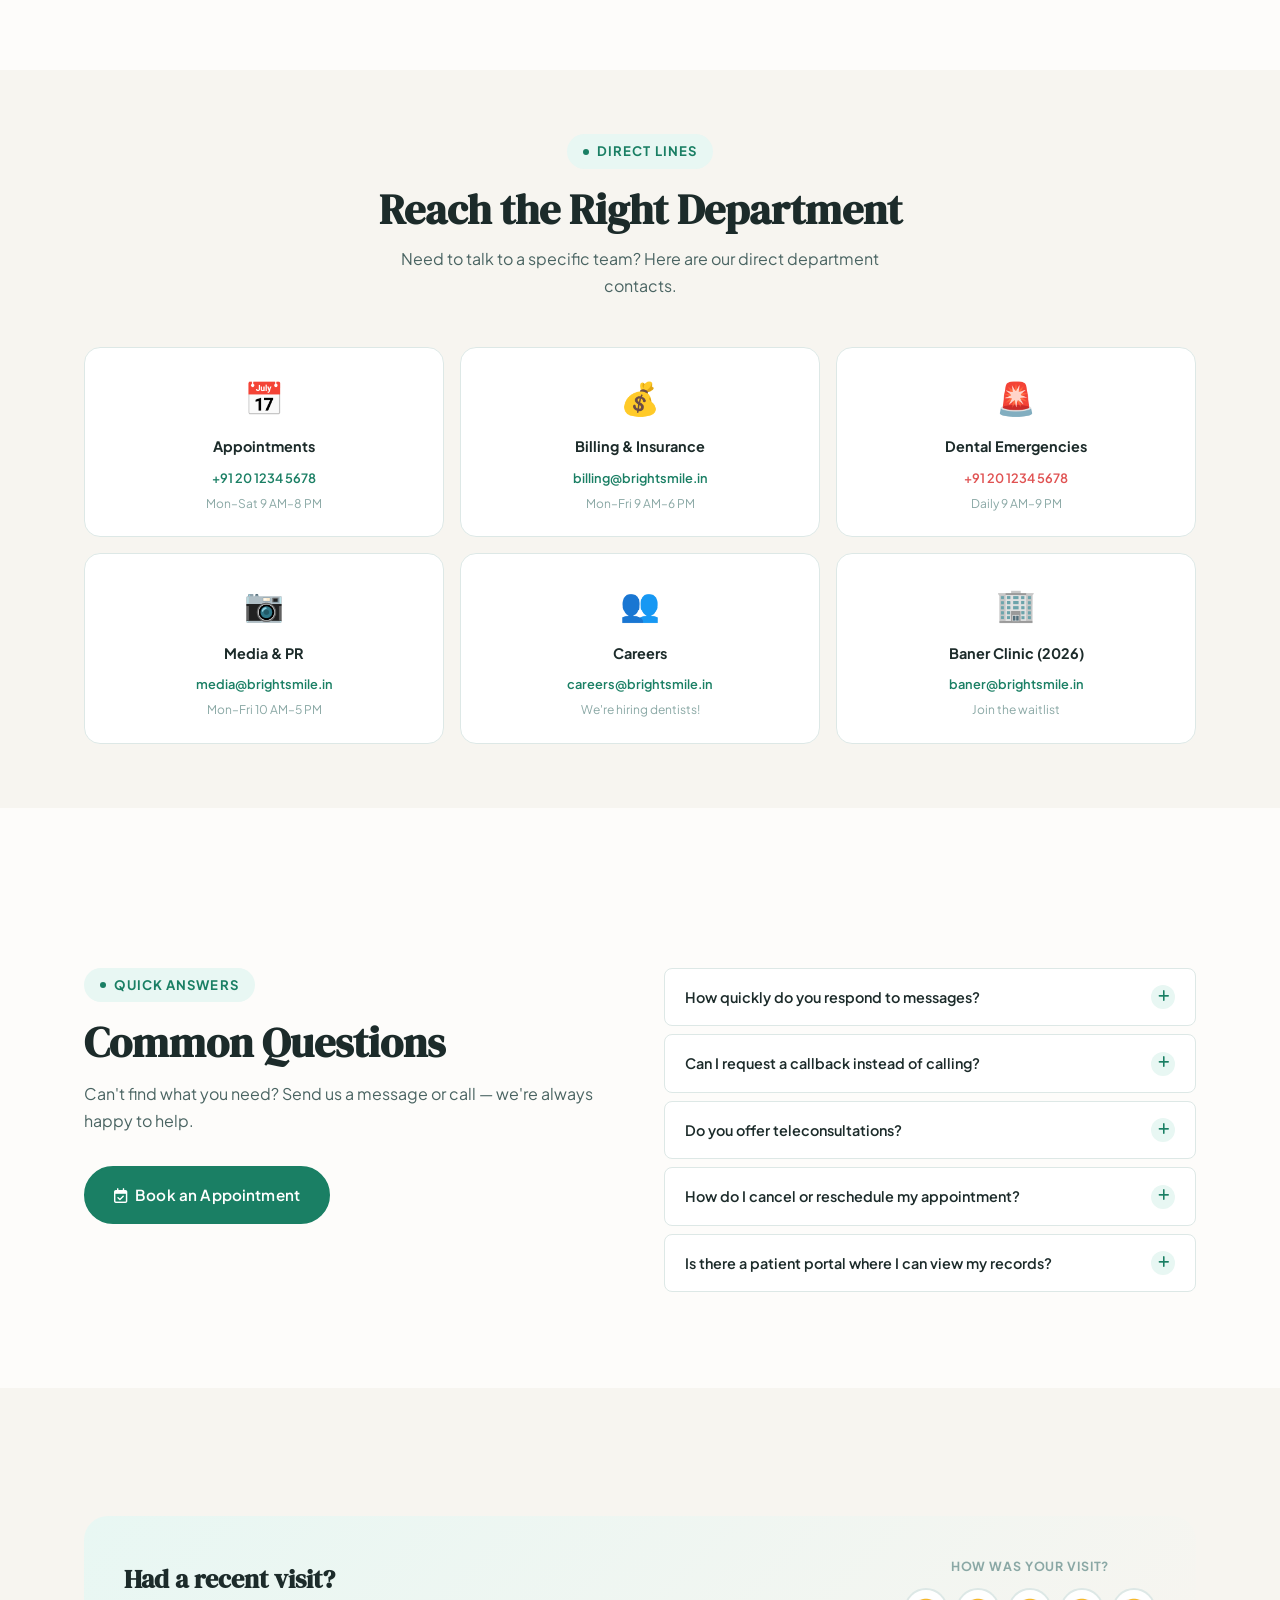
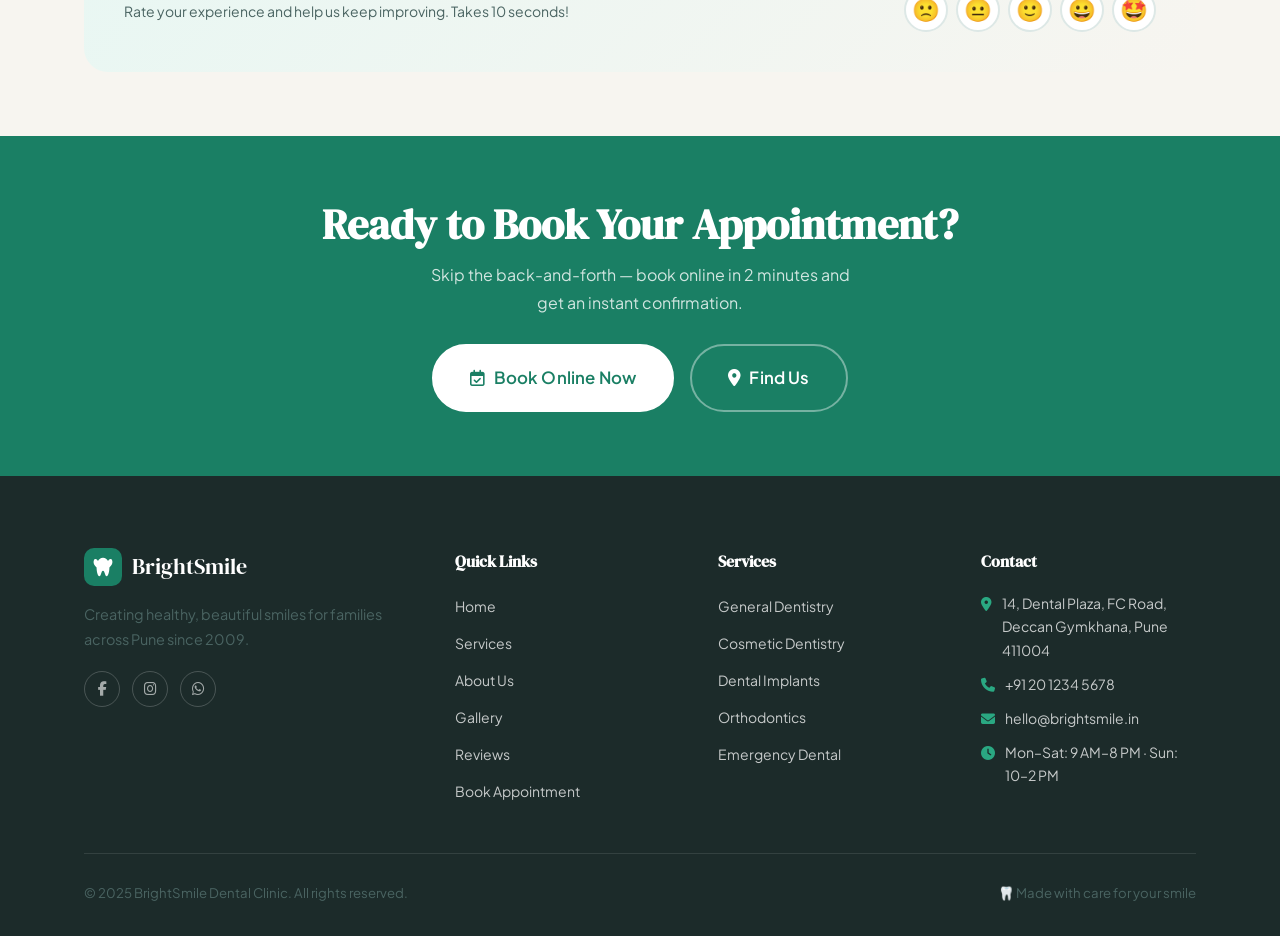
<file: contact.html>
<!DOCTYPE html>
<html lang="en">
<head>
  <meta charset="UTF-8">
  <meta name="viewport" content="width=device-width, initial-scale=1.0">
  <title>Contact Us — BrightSmile Dental Clinic</title>
  <meta name="description" content="Get in touch with BrightSmile Dental Clinic. Call, WhatsApp, or send us a message. We respond within 2 hours.">
  <link rel="stylesheet" href="css/style.css">
  <link rel="stylesheet" href="https://cdnjs.cloudflare.com/ajax/libs/font-awesome/6.5.0/css/all.min.css">
  <style>
    .contact-grid {
      display: grid;
      grid-template-columns: 1fr 1.1fr;
      gap: 48px;
      margin-top: 48px;
      align-items: start;
    }
    /* Contact Info Cards */
    .contact-info { display: flex; flex-direction: column; gap: 16px; }
    .contact-info-card {
      background: var(--white);
      border: 1px solid var(--border);
      border-radius: var(--radius-md);
      padding: 22px 24px;
      display: flex; align-items: flex-start; gap: 16px;
      transition: var(--transition);
    }
    .contact-info-card:hover { border-color: var(--primary); box-shadow: var(--shadow-sm); transform: translateX(4px); }
    .ci-icon {
      width: 48px; height: 48px; border-radius: 14px;
      background: var(--primary-pale); color: var(--primary);
      display: flex; align-items: center; justify-content: center;
      font-size: 1.2rem; flex-shrink: 0;
    }
    .ci-label { font-size: 0.72rem; font-weight: 700; text-transform: uppercase; letter-spacing: 0.07em; color: var(--text-muted); margin-bottom: 4px; }
    .ci-value { font-weight: 700; color: var(--text-dark); font-size: 0.95rem; margin-bottom: 3px; }
    .ci-sub { font-size: 0.8rem; color: var(--text-muted); }
    .ci-link { color: var(--primary); font-weight: 700; font-size: 0.95rem; text-decoration: none; }
    .ci-link:hover { text-decoration: underline; }

    /* WhatsApp CTA */
    .whatsapp-banner {
      background: linear-gradient(135deg, #25D366, #128C7E);
      border-radius: var(--radius-md); padding: 20px 24px;
      display: flex; align-items: center; gap: 16px;
      text-decoration: none; transition: var(--transition);
    }
    .whatsapp-banner:hover { transform: translateY(-2px); box-shadow: 0 8px 24px rgba(37,211,102,0.3); }
    .wa-icon { font-size: 2rem; flex-shrink: 0; }
    .wa-text strong { display: block; color: white; font-size: 1rem; margin-bottom: 2px; }
    .wa-text span { color: rgba(255,255,255,0.85); font-size: 0.82rem; }

    /* Social row */
    .social-row { display: flex; gap: 12px; flex-wrap: wrap; }
    .social-btn {
      display: flex; align-items: center; gap: 8px;
      padding: 10px 18px; border-radius: 99px;
      border: 2px solid var(--border); background: var(--white);
      font-size: 0.82rem; font-weight: 700; color: var(--text-mid);
      text-decoration: none; transition: var(--transition);
    }
    .social-btn:hover { border-color: var(--primary); color: var(--primary); }
    .social-btn .sb-icon { font-size: 1rem; }

    /* Contact Form */
    .contact-form-wrap {
      background: var(--white); border-radius: var(--radius-lg);
      border: 1px solid var(--border); overflow: hidden;
      box-shadow: var(--shadow-sm);
    }
    .form-top {
      background: var(--primary); padding: 24px 28px;
      display: flex; align-items: center; gap: 14px;
    }
    .form-top-icon {
      width: 44px; height: 44px; border-radius: 12px;
      background: rgba(255,255,255,0.2);
      display: flex; align-items: center; justify-content: center;
      font-size: 1.3rem; flex-shrink: 0;
    }
    .form-top h3 { color: white; margin-bottom: 3px; }
    .form-top p { color: rgba(255,255,255,0.8); font-size: 0.82rem; margin: 0; }
    .contact-form-body { padding: 28px; }

    .subject-chips { display: flex; gap: 8px; flex-wrap: wrap; margin-bottom: 20px; }
    .chip {
      padding: 7px 16px; border-radius: 99px;
      border: 1.5px solid var(--border); background: var(--white);
      font-size: 0.8rem; font-weight: 600; color: var(--text-mid);
      cursor: pointer; transition: var(--transition);
    }
    .chip:hover, .chip.selected { background: var(--primary); color: white; border-color: var(--primary); }

    /* Department cards */
    .dept-grid {
      display: grid; grid-template-columns: repeat(3, 1fr);
      gap: 16px; margin-top: 48px;
    }
    .dept-card {
      background: var(--white); border: 1px solid var(--border);
      border-radius: var(--radius-md); padding: 22px 18px;
      text-align: center; transition: var(--transition);
    }
    .dept-card:hover { border-color: var(--primary); box-shadow: var(--shadow-sm); }
    .dept-icon { font-size: 2rem; margin-bottom: 10px; }
    .dept-name { font-weight: 700; font-size: 0.9rem; margin-bottom: 4px; }
    .dept-contact { font-size: 0.8rem; color: var(--primary); font-weight: 600; }
    .dept-hours { font-size: 0.75rem; color: var(--text-muted); margin-top: 4px; }

    /* FAQ */
    .contact-faq { margin-top: 64px; }
    .faq-compact { display: flex; flex-direction: column; gap: 8px; }
    .faq-row {
      background: var(--white); border: 1px solid var(--border);
      border-radius: var(--radius-sm); overflow: hidden;
    }
    .faq-row-q {
      padding: 16px 20px; cursor: pointer;
      font-weight: 600; font-size: 0.9rem; color: var(--text-dark);
      display: flex; align-items: center; justify-content: space-between; gap: 12px;
    }
    .faq-row-q .fq-ico {
      width: 24px; height: 24px; border-radius: 50%;
      background: var(--primary-pale); color: var(--primary);
      display: flex; align-items: center; justify-content: center;
      font-size: 0.8rem; flex-shrink: 0; transition: var(--transition);
    }
    .faq-row.open .fq-ico { background: var(--primary); color: white; transform: rotate(45deg); }
    .faq-row-a {
      max-height: 0; overflow: hidden;
      transition: max-height 0.35s ease;
      font-size: 0.875rem; color: var(--text-mid); line-height: 1.7;
      padding: 0 20px;
    }
    .faq-row.open .faq-row-a { max-height: 200px; padding-bottom: 16px; }

    /* Feedback strip */
    .feedback-strip {
      background: linear-gradient(135deg, var(--primary-pale), var(--cream));
      border-radius: var(--radius-lg); padding: 40px;
      display: flex; align-items: center; gap: 32px;
      flex-wrap: wrap; margin-top: 64px;
    }
    .feedback-strip h3 { margin-bottom: 6px; }
    .feedback-strip p { font-size: 0.875rem; }
    .rating-quick { display: flex; gap: 8px; }
    .rq-btn {
      width: 44px; height: 44px; border-radius: 50%;
      border: 2px solid var(--border); background: white;
      font-size: 1.4rem; cursor: pointer; transition: var(--transition);
      display: flex; align-items: center; justify-content: center;
    }
    .rq-btn:hover { transform: scale(1.2); border-color: var(--accent); }

    @media (max-width: 900px) {
      .contact-grid { grid-template-columns: 1fr; gap: 32px; }
      .dept-grid { grid-template-columns: 1fr 1fr; }
    }
    @media (max-width: 560px) {
      .dept-grid { grid-template-columns: 1fr; }
      .feedback-strip { flex-direction: column; text-align: center; }
      .rating-quick { justify-content: center; }
    }
  </style>
</head>
<body>

<!-- NAVBAR -->
<nav class="navbar" id="navbar">
  <div class="navbar-inner">
    <a href="index.html" class="logo">
      <div class="logo-icon">
        <svg viewBox="0 0 24 24"><path d="M12 2C9.5 2 7.5 3.5 6.5 5.5C5.5 3.5 3 2 2 5C1 8 3 11 5 12.5C5 16 6 22 8 22C9 22 9.5 20.5 10 19C10.5 17.5 11 16 12 16C13 16 13.5 17.5 14 19C14.5 20.5 15 22 16 22C18 22 19 16 19 12.5C21 11 23 8 22 5C21 2 18.5 3.5 17.5 5.5C16.5 3.5 14.5 2 12 2Z"/></svg>
      </div>
      BrightSmile
    </a>
    <ul class="nav-links">
      <li><a href="index.html">Home</a></li>
      <li><a href="services.html">Services</a></li>
      <li><a href="about.html">About Us</a></li>
      <li><a href="gallery.html">Gallery</a></li>
      <li><a href="reviews.html">Reviews</a></li>
      <li><a href="location.html">Location</a></li>
      <li><a href="contact.html" class="active">Contact</a></li>
    </ul>
    <div class="nav-cta">
      <span class="nav-phone"><i class="fas fa-phone"></i> +91 20 1234 5678</span>
      <a href="appointment.html" class="btn btn-primary btn-sm">Book Appointment</a>
    </div>
    <div class="hamburger" id="hamburger"><span></span><span></span><span></span></div>
  </div>
</nav>
<div class="mobile-nav" id="mobileNav">
  <a href="index.html">&#127968; Home</a>
  <a href="services.html">&#129463; Services</a>
  <a href="about.html">&#128104;&#8205;&#9877; About Us</a>
  <a href="gallery.html">&#128444; Gallery</a>
  <a href="reviews.html">&#11088; Reviews</a>
  <a href="location.html">&#128205; Location</a>
  <a href="contact.html">&#9993; Contact</a>
  <a href="appointment.html" style="background:var(--primary);color:white;text-align:center;margin-top:8px;border-radius:var(--radius-sm);">&#128197; Book Appointment</a>
</div>

<!-- PAGE HERO -->
<section class="page-hero">
  <div class="container">
    <div class="breadcrumb">
      <a href="index.html">Home</a><span>&#8250;</span><span>Contact</span>
    </div>
    <div class="section-label" style="margin:0 auto 16px">Get In Touch</div>
    <h1>We'd Love to <em style="color:var(--primary)">Hear From You</em></h1>
    <p class="lead" style="margin-top:12px;max-width:520px;margin-left:auto;margin-right:auto">
      Questions, feedback, or just want to know more? Our friendly team typically responds within 2 hours during clinic hours.
    </p>
  </div>
</section>

<!-- MAIN CONTACT SECTION -->
<section class="section">
  <div class="container">
    <div class="contact-grid">

      <!-- LEFT: CONTACT INFO -->
      <div class="contact-info">

        <!-- Phone -->
        <div class="contact-info-card" data-animate>
          <div class="ci-icon"><i class="fas fa-phone"></i></div>
          <div>
            <div class="ci-label">Call Us</div>
            <a href="tel:+912012345678" class="ci-link">+91 20 1234 5678</a>
            <div class="ci-sub">Mon–Sat 9 AM–8 PM &nbsp;|&nbsp; Sun 10 AM–2 PM</div>
          </div>
        </div>

        <!-- Emergency -->
        <div class="contact-info-card" data-animate data-delay="60" style="border-color:#FCA5A5">
          <div class="ci-icon" style="background:#FFF0F0;color:var(--danger)"><i class="fas fa-ambulance"></i></div>
          <div>
            <div class="ci-label">Dental Emergency</div>
            <a href="tel:+912012345678" class="ci-link" style="color:var(--danger)">+91 20 1234 5678</a>
            <div class="ci-sub">Same-day emergency slots every day — call ahead</div>
          </div>
        </div>

        <!-- Email -->
        <div class="contact-info-card" data-animate data-delay="120">
          <div class="ci-icon"><i class="fas fa-envelope"></i></div>
          <div>
            <div class="ci-label">Email Us</div>
            <a href="mailto:hello@brightsmile.in" class="ci-link">hello@brightsmile.in</a>
            <div class="ci-sub">Response within 4 hours during clinic hours</div>
          </div>
        </div>

        <!-- Address -->
        <div class="contact-info-card" data-animate data-delay="180">
          <div class="ci-icon"><i class="fas fa-map-marker-alt"></i></div>
          <div>
            <div class="ci-label">Visit Us</div>
            <div class="ci-value">14, Dental Plaza, FC Road</div>
            <div class="ci-sub">Deccan Gymkhana, Pune 411004, Maharashtra</div>
            <a href="https://maps.google.com/?q=FC+Road+Deccan+Pune" target="_blank"
               style="font-size:0.8rem;color:var(--primary);font-weight:600;margin-top:6px;display:inline-block">
              <i class="fas fa-directions"></i> Get Directions
            </a>
          </div>
        </div>

        <!-- WhatsApp Banner -->
        <a href="https://wa.me/912012345678" target="_blank" class="whatsapp-banner" data-animate data-delay="240">
          <div class="wa-icon">&#128172;</div>
          <div class="wa-text">
            <strong>Chat on WhatsApp</strong>
            <span>Quick answers to your questions — usually within minutes!</span>
          </div>
          <i class="fas fa-arrow-right" style="color:white;margin-left:auto;opacity:0.8"></i>
        </a>

        <!-- Social Media -->
        <div data-animate data-delay="300">
          <div style="font-size:0.78rem;font-weight:700;text-transform:uppercase;letter-spacing:0.07em;color:var(--text-muted);margin-bottom:12px">
            Follow Us
          </div>
          <div class="social-row">
            <a href="#" class="social-btn">
              <span class="sb-icon">&#128100;</span> Facebook
            </a>
            <a href="#" class="social-btn">
              <span class="sb-icon">&#128247;</span> Instagram
            </a>
            <a href="#" class="social-btn">
              <span class="sb-icon">&#127910;</span> YouTube
            </a>
          </div>
        </div>

      </div>

      <!-- RIGHT: CONTACT FORM -->
      <div class="contact-form-wrap" data-animate data-delay="100">
        <div class="form-top">
          <div class="form-top-icon">&#9993;</div>
          <div>
            <h3>Send Us a Message</h3>
            <p>We reply within 2 hours during clinic hours</p>
          </div>
        </div>
        <div class="contact-form-body">

          <!-- Subject Chips -->
          <div style="margin-bottom:8px;font-size:0.82rem;font-weight:600;color:var(--text-dark)">What is this about?</div>
          <div class="subject-chips" id="subjectChips">
            <span class="chip selected" data-subject="General Enquiry">General Enquiry</span>
            <span class="chip" data-subject="Book Appointment">Book Appointment</span>
            <span class="chip" data-subject="Pricing & Insurance">Pricing &amp; Insurance</span>
            <span class="chip" data-subject="Treatment Question">Treatment Question</span>
            <span class="chip" data-subject="Feedback / Complaint">Feedback</span>
            <span class="chip" data-subject="Other">Other</span>
          </div>
          <input type="hidden" id="subjectInput" value="General Enquiry">

          <form id="contactForm" data-ajax data-type="contact" data-success="Message sent! We will reply within 2 hours.">
            <div style="display:grid;grid-template-columns:1fr 1fr;gap:0 16px">
              <div class="form-group">
                <label>Full Name <span class="form-required">*</span></label>
                <input type="text" name="name" placeholder="Priya Sharma" required>
              </div>
              <div class="form-group">
                <label>Phone Number <span class="form-required">*</span></label>
                <input type="tel" name="phone" placeholder="+91 98765 43210" required>
              </div>
            </div>
            <div class="form-group">
              <label>Email Address</label>
              <input type="email" name="email" placeholder="priya@example.com">
            </div>
            <div class="form-group">
              <label>Subject</label>
              <input type="text" name="subject" id="subjectDisplay" value="General Enquiry" readonly
                     style="background:var(--cream);cursor:default">
            </div>
            <div class="form-group">
              <label>Your Message <span class="form-required">*</span></label>
              <textarea name="message" rows="5"
                placeholder="Tell us how we can help you. We read every message personally and respond promptly..." required></textarea>
            </div>
            <div class="form-group" style="display:flex;align-items:flex-start;gap:10px">
              <input type="checkbox" id="consentCheck" required style="margin-top:4px;accent-color:var(--primary)">
              <label for="consentCheck" style="font-size:0.82rem;color:var(--text-muted)">
                I consent to BrightSmile Dental Clinic storing my contact details to respond to this enquiry. <span class="form-required">*</span>
              </label>
            </div>
            <button type="submit" class="btn btn-primary" style="width:100%">
              <i class="fas fa-paper-plane"></i> Send Message
            </button>
          </form>

          <!-- Response time indicator -->
          <div style="display:flex;align-items:center;gap:8px;margin-top:16px;padding:12px;background:var(--primary-pale);border-radius:var(--radius-sm)">
            <div style="width:8px;height:8px;border-radius:50%;background:#10B981;animation:pulse 1.5s infinite;flex-shrink:0"></div>
            <span style="font-size:0.78rem;color:var(--text-mid)">
              <strong style="color:var(--primary)">Team online</strong> &nbsp;&mdash;&nbsp; Average reply time: <strong>47 minutes</strong>
            </span>
          </div>
          <style>@keyframes pulse{0%,100%{opacity:1;transform:scale(1)}50%{opacity:.5;transform:scale(1.3)}}</style>

        </div>
      </div>

    </div>
  </div>
</section>

<!-- DEPARTMENTS -->
<section class="section-sm" style="background:var(--cream)">
  <div class="container">
    <div style="text-align:center">
      <div class="section-label">Direct Lines</div>
      <h2>Reach the Right Department</h2>
      <p style="max-width:480px;margin:10px auto 0">Need to talk to a specific team? Here are our direct department contacts.</p>
    </div>
    <div class="dept-grid">
      <div class="dept-card" data-animate>
        <div class="dept-icon">&#128197;</div>
        <div class="dept-name">Appointments</div>
        <a href="tel:+912012345678" class="dept-contact">+91 20 1234 5678</a>
        <div class="dept-hours">Mon–Sat 9 AM–8 PM</div>
      </div>
      <div class="dept-card" data-animate data-delay="80">
        <div class="dept-icon">&#128176;</div>
        <div class="dept-name">Billing &amp; Insurance</div>
        <a href="mailto:billing@brightsmile.in" class="dept-contact">billing@brightsmile.in</a>
        <div class="dept-hours">Mon–Fri 9 AM–6 PM</div>
      </div>
      <div class="dept-card" data-animate data-delay="160">
        <div class="dept-icon">&#128680;</div>
        <div class="dept-name">Dental Emergencies</div>
        <a href="tel:+912012345678" class="dept-contact" style="color:var(--danger)">+91 20 1234 5678</a>
        <div class="dept-hours">Daily 9 AM–9 PM</div>
      </div>
      <div class="dept-card" data-animate data-delay="240">
        <div class="dept-icon">&#128247;</div>
        <div class="dept-name">Media &amp; PR</div>
        <a href="mailto:media@brightsmile.in" class="dept-contact">media@brightsmile.in</a>
        <div class="dept-hours">Mon–Fri 10 AM–5 PM</div>
      </div>
      <div class="dept-card" data-animate data-delay="320">
        <div class="dept-icon">&#128101;</div>
        <div class="dept-name">Careers</div>
        <a href="mailto:careers@brightsmile.in" class="dept-contact">careers@brightsmile.in</a>
        <div class="dept-hours">We're hiring dentists!</div>
      </div>
      <div class="dept-card" data-animate data-delay="400">
        <div class="dept-icon">&#127970;</div>
        <div class="dept-name">Baner Clinic (2026)</div>
        <a href="mailto:baner@brightsmile.in" class="dept-contact">baner@brightsmile.in</a>
        <div class="dept-hours">Join the waitlist</div>
      </div>
    </div>
  </div>
</section>

<!-- CONTACT FAQ -->
<section class="section contact-faq">
  <div class="container">
    <div style="display:grid;grid-template-columns:1fr 1fr;gap:48px;align-items:start">
      <div>
        <div class="section-label">Quick Answers</div>
        <h2>Common Questions</h2>
        <p style="margin:12px 0 32px">Can't find what you need? Send us a message or call — we're always happy to help.</p>
        <a href="appointment.html" class="btn btn-primary">
          <i class="far fa-calendar-check"></i> Book an Appointment
        </a>
      </div>
      <div class="faq-compact" id="contactFaq">
        <div class="faq-row">
          <div class="faq-row-q" onclick="toggleFaq(this)">
            How quickly do you respond to messages?
            <div class="fq-ico"><i class="fas fa-plus"></i></div>
          </div>
          <div class="faq-row-a">During clinic hours (Mon–Sat 9 AM–8 PM) we typically reply within 47 minutes on average. WhatsApp messages are usually answered fastest. Outside hours, we respond first thing the next morning.</div>
        </div>
        <div class="faq-row">
          <div class="faq-row-q" onclick="toggleFaq(this)">
            Can I request a callback instead of calling?
            <div class="fq-ico"><i class="fas fa-plus"></i></div>
          </div>
          <div class="faq-row-a">Absolutely. Use the contact form above and select "General Enquiry." Mention your preferred callback time in the message and our front desk will call you back at your convenience.</div>
        </div>
        <div class="faq-row">
          <div class="faq-row-q" onclick="toggleFaq(this)">
            Do you offer teleconsultations?
            <div class="fq-ico"><i class="fas fa-plus"></i></div>
          </div>
          <div class="faq-row-a">Yes! We offer 15-minute video consultations for patients who want a quick opinion, a treatment plan review, or are located far from the clinic. Book through the appointment page and select "Tele-Consultation" as the service.</div>
        </div>
        <div class="faq-row">
          <div class="faq-row-q" onclick="toggleFaq(this)">
            How do I cancel or reschedule my appointment?
            <div class="fq-ico"><i class="fas fa-plus"></i></div>
          </div>
          <div class="faq-row-a">Call us or WhatsApp at least 24 hours before your appointment and we will reschedule at no charge. Last-minute cancellations (under 4 hours) may incur a small administrative fee for specialist appointments.</div>
        </div>
        <div class="faq-row">
          <div class="faq-row-q" onclick="toggleFaq(this)">
            Is there a patient portal where I can view my records?
            <div class="fq-ico"><i class="fas fa-plus"></i></div>
          </div>
          <div class="faq-row-a">We are currently building our patient portal, launching in Q3 2025. In the meantime, you can request your treatment records, X-rays, and invoices by emailing records@brightsmile.in and we will send them within 24 hours.</div>
        </div>
      </div>
    </div>
  </div>
</section>

<!-- FEEDBACK STRIP -->
<section class="section-sm" style="background:var(--cream)">
  <div class="container">
    <div class="feedback-strip">
      <div style="flex:1;min-width:220px">
        <h3>Had a recent visit?</h3>
        <p>Rate your experience and help us keep improving. Takes 10 seconds!</p>
      </div>
      <div>
        <div style="font-size:0.78rem;font-weight:700;text-transform:uppercase;letter-spacing:.07em;color:var(--text-muted);margin-bottom:10px;text-align:center">How was your visit?</div>
        <div class="rating-quick" id="feedbackStars">
          <button class="rq-btn" data-val="1" title="Poor">&#128577;</button>
          <button class="rq-btn" data-val="2" title="Below Average">&#128528;</button>
          <button class="rq-btn" data-val="3" title="Good">&#128578;</button>
          <button class="rq-btn" data-val="4" title="Very Good">&#128512;</button>
          <button class="rq-btn" data-val="5" title="Excellent">&#129321;</button>
        </div>
      </div>
    </div>
  </div>
</section>

<!-- CTA -->
<section class="section-sm" style="background:var(--primary);text-align:center">
  <div class="container">
    <h2 style="color:white;margin-bottom:12px">Ready to Book Your Appointment?</h2>
    <p style="color:rgba(255,255,255,0.8);max-width:440px;margin:0 auto 28px">Skip the back-and-forth — book online in 2 minutes and get an instant confirmation.</p>
    <div style="display:flex;gap:16px;justify-content:center;flex-wrap:wrap">
      <a href="appointment.html" class="btn btn-white btn-lg">
        <i class="far fa-calendar-check"></i> Book Online Now
      </a>
      <a href="location.html" class="btn btn-outline btn-lg" style="border-color:rgba(255,255,255,.4);color:white">
        <i class="fas fa-map-marker-alt"></i> Find Us
      </a>
    </div>
  </div>
</section>

<!-- FOOTER -->
<footer>
  <div class="container">
    <div class="footer-grid">
      <div class="footer-brand">
        <a href="index.html" class="logo">
          <div class="logo-icon"><svg viewBox="0 0 24 24"><path d="M12 2C9.5 2 7.5 3.5 6.5 5.5C5.5 3.5 3 2 2 5C1 8 3 11 5 12.5C5 16 6 22 8 22C9 22 9.5 20.5 10 19C10.5 17.5 11 16 12 16C13 16 13.5 17.5 14 19C14.5 20.5 15 22 16 22C18 22 19 16 19 12.5C21 11 23 8 22 5C21 2 18.5 3.5 17.5 5.5C16.5 3.5 14.5 2 12 2Z"/></svg></div>
          BrightSmile
        </a>
        <p>Creating healthy, beautiful smiles for families across Pune since 2009.</p>
        <div class="social-links" style="margin-top:20px">
          <a href="#" class="social-link"><i class="fab fa-facebook-f"></i></a>
          <a href="#" class="social-link"><i class="fab fa-instagram"></i></a>
          <a href="#" class="social-link"><i class="fab fa-whatsapp"></i></a>
        </div>
      </div>
      <div class="footer-col">
        <h5>Quick Links</h5>
        <ul class="footer-links">
          <li><a href="index.html">Home</a></li>
          <li><a href="services.html">Services</a></li>
          <li><a href="about.html">About Us</a></li>
          <li><a href="gallery.html">Gallery</a></li>
          <li><a href="reviews.html">Reviews</a></li>
          <li><a href="appointment.html">Book Appointment</a></li>
        </ul>
      </div>
      <div class="footer-col">
        <h5>Services</h5>
        <ul class="footer-links">
          <li><a href="services.html#general">General Dentistry</a></li>
          <li><a href="services.html#cosmetic">Cosmetic Dentistry</a></li>
          <li><a href="services.html#implants">Dental Implants</a></li>
          <li><a href="services.html#ortho">Orthodontics</a></li>
          <li><a href="services.html#emergency">Emergency Dental</a></li>
        </ul>
      </div>
      <div class="footer-col">
        <h5>Contact</h5>
        <div class="footer-contact">
          <div class="footer-contact-item"><span class="footer-contact-icon"><i class="fas fa-map-marker-alt"></i></span><span>14, Dental Plaza, FC Road, Deccan Gymkhana, Pune 411004</span></div>
          <div class="footer-contact-item"><span class="footer-contact-icon"><i class="fas fa-phone"></i></span><span>+91 20 1234 5678</span></div>
          <div class="footer-contact-item"><span class="footer-contact-icon"><i class="fas fa-envelope"></i></span><span>hello@brightsmile.in</span></div>
          <div class="footer-contact-item"><span class="footer-contact-icon"><i class="fas fa-clock"></i></span><span>Mon–Sat: 9 AM–8 PM · Sun: 10–2 PM</span></div>
        </div>
      </div>
    </div>
    <div class="footer-bottom">
      <p>&copy; 2025 BrightSmile Dental Clinic. All rights reserved.</p>
      <p>&#129463; Made with care for your smile</p>
    </div>
  </div>
</footer>

<script src="js/main.js"></script>
<script>
// Subject chips
document.querySelectorAll('.chip').forEach(chip => {
  chip.addEventListener('click', function () {
    document.querySelectorAll('.chip').forEach(c => c.classList.remove('selected'));
    this.classList.add('selected');
    document.getElementById('subjectInput').value = this.dataset.subject;
    document.getElementById('subjectDisplay').value = this.dataset.subject;
  });
});

// FAQ toggle
function toggleFaq(el) {
  const row = el.closest('.faq-row');
  const isOpen = row.classList.contains('open');
  document.querySelectorAll('.faq-row').forEach(r => r.classList.remove('open'));
  if (!isOpen) row.classList.add('open');
}

// Quick feedback emoji
document.querySelectorAll('.rq-btn').forEach(btn => {
  btn.addEventListener('click', function () {
    const val = this.dataset.val;
    const msgs = { 1:'Thanks for letting us know. We are sorry about your experience and will do better.', 2:'Thank you for the feedback. We will work on improving your experience.', 3:'Thank you! We are glad you had a good visit. We will keep improving.', 4:'That is great to hear! We look forward to seeing you again.', 5:'Thank you so much! Your kind words mean everything to our team.' };
    showQuickToast(msgs[val] || 'Thank you for your feedback!');
    document.querySelectorAll('.rq-btn').forEach(b => b.style.transform = '');
    this.style.transform = 'scale(1.3)';
  });
});

function showQuickToast(msg) {
  const existing = document.querySelector('.toast');
  if (existing) existing.remove();
  const t = document.createElement('div');
  t.className = 'toast success';
  t.textContent = msg;
  document.body.appendChild(t);
  requestAnimationFrame(() => t.classList.add('show'));
  setTimeout(() => { t.classList.remove('show'); setTimeout(() => t.remove(), 400); }, 4500);
}
</script>
</body>
</html>
</file>
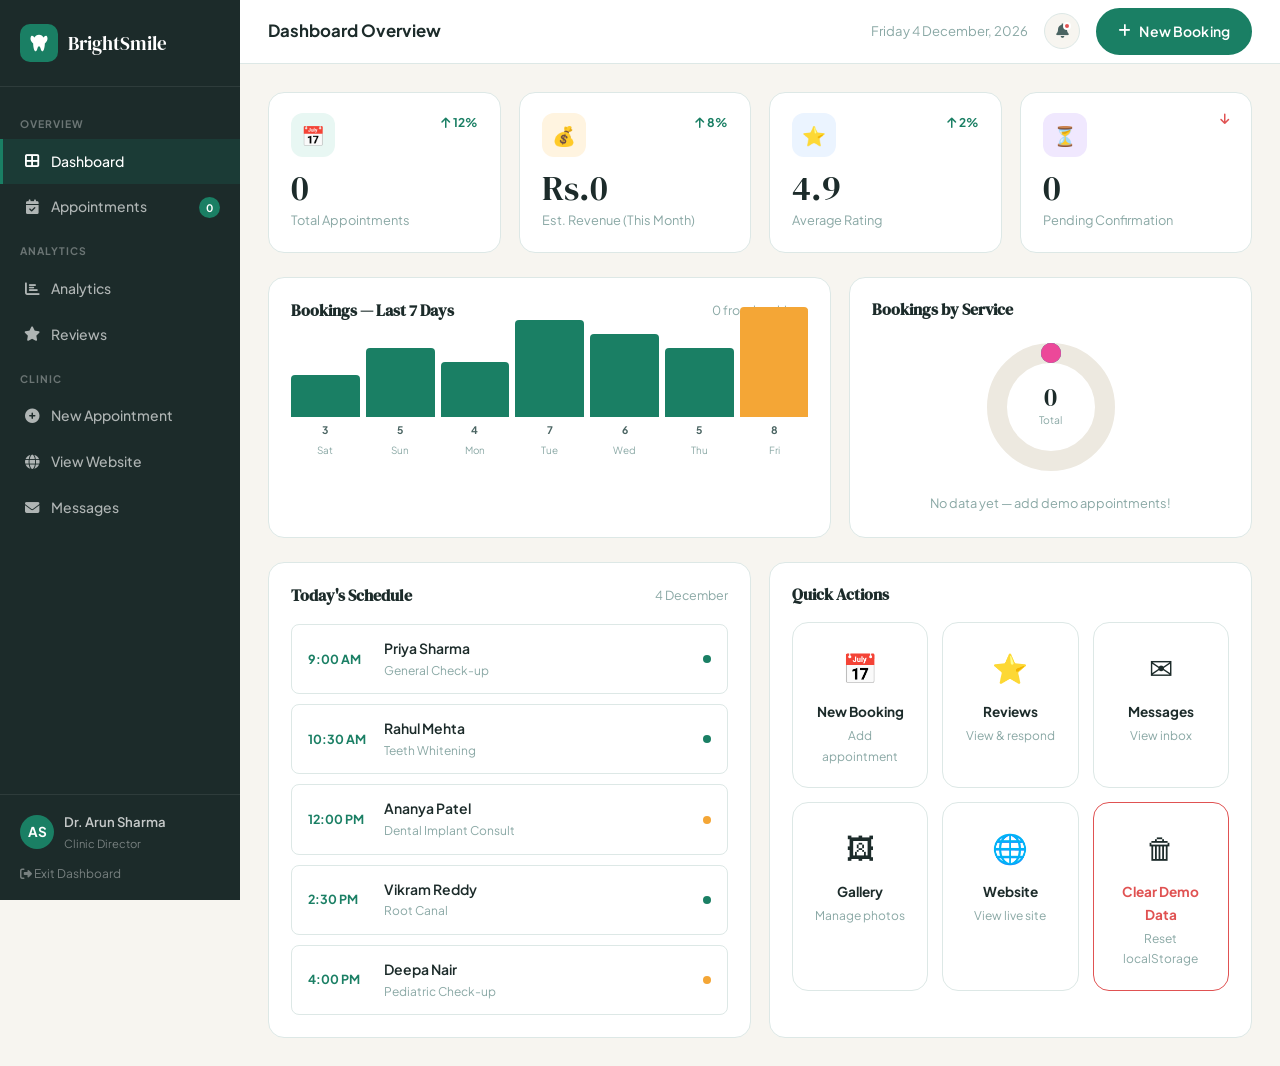
<file: dashboard.html>
<!DOCTYPE html>
<html lang="en">
<head>
  <meta charset="UTF-8">
  <meta name="viewport" content="width=device-width, initial-scale=1.0">
  <title>Dentist Dashboard — BrightSmile Dental Clinic</title>
  <link rel="stylesheet" href="css/style.css">
  <link rel="stylesheet" href="https://cdnjs.cloudflare.com/ajax/libs/font-awesome/6.5.0/css/all.min.css">
  <style>
    body { background: var(--cream); }

    /* ── SIDEBAR ── */
    .dash-layout { display: flex; min-height: 100vh; }
    .sidebar {
      width: 240px; flex-shrink: 0;
      background: var(--text-dark); color: white;
      display: flex; flex-direction: column;
      position: fixed; top: 0; left: 0; bottom: 0; z-index: 200;
      transition: transform 0.3s ease;
    }
    .sidebar-logo {
      padding: 24px 20px; border-bottom: 1px solid rgba(255,255,255,0.08);
      display: flex; align-items: center; gap: 10px;
      font-family: var(--font-display); font-size: 1.2rem; color: white;
    }
    .sidebar-logo .logo-icon { background: var(--primary); }
    .sidebar-nav { flex: 1; padding: 16px 0; overflow-y: auto; }
    .nav-section-label {
      padding: 12px 20px 6px;
      font-size: 0.65rem; font-weight: 700; text-transform: uppercase;
      letter-spacing: 0.1em; color: rgba(255,255,255,0.35);
    }
    .sidebar-link {
      display: flex; align-items: center; gap: 10px;
      padding: 11px 20px; font-size: 0.875rem; font-weight: 500;
      color: rgba(255,255,255,0.65); text-decoration: none;
      transition: var(--transition); border-left: 3px solid transparent;
      cursor: pointer;
    }
    .sidebar-link:hover { background: rgba(255,255,255,0.06); color: white; }
    .sidebar-link.active {
      background: rgba(26,127,100,0.2); color: white;
      border-left-color: var(--primary);
    }
    .sidebar-link i { width: 18px; text-align: center; font-size: 0.9rem; }
    .sidebar-badge {
      margin-left: auto; background: var(--primary);
      color: white; font-size: 0.65rem; font-weight: 700;
      padding: 2px 7px; border-radius: 99px;
    }
    .sidebar-footer {
      padding: 16px 20px; border-top: 1px solid rgba(255,255,255,0.08);
      font-size: 0.78rem; color: rgba(255,255,255,0.4);
    }
    .sidebar-user {
      display: flex; align-items: center; gap: 10px; margin-bottom: 10px;
    }
    .sidebar-avatar {
      width: 34px; height: 34px; border-radius: 50%;
      background: var(--primary); color: white;
      display: flex; align-items: center; justify-content: center;
      font-size: 0.85rem; font-weight: 700; flex-shrink: 0;
    }
    .sidebar-uname { font-size: 0.82rem; font-weight: 600; color: rgba(255,255,255,.75); }
    .sidebar-urole { font-size: 0.7rem; color: rgba(255,255,255,.4); }

    /* ── MAIN AREA ── */
    .dash-main {
      margin-left: 240px; flex: 1;
      padding: 0; min-height: 100vh;
    }
    .dash-topbar {
      background: var(--white); border-bottom: 1px solid var(--border);
      padding: 0 28px; height: 64px;
      display: flex; align-items: center; justify-content: space-between;
      position: sticky; top: 0; z-index: 100;
    }
    .topbar-title { font-weight: 700; font-size: 1.05rem; color: var(--text-dark); }
    .topbar-right { display: flex; align-items: center; gap: 16px; }
    .topbar-date { font-size: 0.82rem; color: var(--text-muted); }
    .notif-btn {
      width: 36px; height: 36px; border-radius: 50%;
      background: var(--cream); border: 1px solid var(--border);
      display: flex; align-items: center; justify-content: center;
      cursor: pointer; position: relative; transition: var(--transition);
    }
    .notif-btn:hover { background: var(--primary-pale); }
    .notif-dot {
      position: absolute; top: 8px; right: 8px;
      width: 8px; height: 8px; border-radius: 50%;
      background: var(--danger); border: 2px solid white;
    }
    .dash-content { padding: 28px; }

    /* ── SECTION PANELS ── */
    .dash-panel { display: none; }
    .dash-panel.active { display: block; animation: fadeIn .3s ease; }

    /* ── STAT CARDS ── */
    .kpi-grid {
      display: grid; grid-template-columns: repeat(4,1fr); gap: 18px;
      margin-bottom: 24px;
    }
    .kpi-card {
      background: var(--white); border-radius: var(--radius-md);
      border: 1px solid var(--border); padding: 20px 22px;
      transition: var(--transition);
    }
    .kpi-card:hover { box-shadow: var(--shadow-sm); }
    .kpi-top { display: flex; align-items: flex-start; justify-content: space-between; margin-bottom: 14px; }
    .kpi-icon {
      width: 44px; height: 44px; border-radius: 12px;
      display: flex; align-items: center; justify-content: center; font-size: 1.2rem;
    }
    .kpi-icon.g { background: var(--primary-pale); }
    .kpi-icon.a { background: var(--accent-light); }
    .kpi-icon.b { background: #EBF4FF; }
    .kpi-icon.p { background: #F0E8FE; }
    .kpi-trend {
      display: flex; align-items: center; gap: 3px;
      font-size: 0.75rem; font-weight: 700;
    }
    .kpi-trend.up { color: var(--success); }
    .kpi-trend.down { color: var(--danger); }
    .kpi-num {
      font-family: var(--font-display); font-size: 2.2rem;
      color: var(--text-dark); line-height: 1; margin-bottom: 4px;
    }
    .kpi-label { font-size: 0.8rem; color: var(--text-muted); }

    /* ── CHART CARDS ── */
    .chart-row { display: grid; grid-template-columns: 1.4fr 1fr; gap: 18px; margin-bottom: 24px; }
    .chart-card {
      background: var(--white); border-radius: var(--radius-md);
      border: 1px solid var(--border); padding: 22px;
    }
    .chart-card-header {
      display: flex; align-items: center; justify-content: space-between;
      margin-bottom: 18px;
    }
    .chart-card-header h4 { font-size: 1rem; }
    .chart-card-header select {
      font-size: 0.78rem; padding: 5px 10px;
      border: 1px solid var(--border); border-radius: var(--radius-sm);
      background: var(--white); color: var(--text-mid); outline: none;
    }
    canvas { max-width: 100%; }

    /* ── APPOINTMENTS TABLE ── */
    .table-card {
      background: var(--white); border-radius: var(--radius-md);
      border: 1px solid var(--border); overflow: hidden; margin-bottom: 24px;
    }
    .table-header {
      padding: 18px 22px; border-bottom: 1px solid var(--border);
      display: flex; align-items: center; justify-content: space-between; flex-wrap: wrap; gap: 12px;
    }
    .table-header h4 { font-size: 1rem; }
    .table-controls { display: flex; gap: 10px; align-items: center; flex-wrap: wrap; }
    .table-search {
      padding: 8px 12px; border: 1px solid var(--border);
      border-radius: var(--radius-sm); font-size: 0.82rem;
      outline: none; width: 200px; transition: var(--transition);
    }
    .table-search:focus { border-color: var(--primary); box-shadow: 0 0 0 3px var(--primary-pale); }
    .table-filter {
      padding: 8px 12px; border: 1px solid var(--border);
      border-radius: var(--radius-sm); font-size: 0.82rem;
      background: var(--white); outline: none; cursor: pointer;
    }
    table { width: 100%; border-collapse: collapse; }
    thead tr { background: var(--cream); }
    th {
      padding: 11px 16px; text-align: left;
      font-size: 0.72rem; font-weight: 700; text-transform: uppercase;
      letter-spacing: 0.06em; color: var(--text-muted);
      border-bottom: 1px solid var(--border); white-space: nowrap;
    }
    td {
      padding: 13px 16px; font-size: 0.85rem; color: var(--text-dark);
      border-bottom: 1px solid var(--border); vertical-align: middle;
    }
    tr:last-child td { border-bottom: none; }
    tr:hover td { background: var(--primary-pale); }
    .status-badge {
      display: inline-block; padding: 3px 10px; border-radius: 99px;
      font-size: 0.72rem; font-weight: 700;
    }
    .status-pending  { background: var(--accent-light); color: #92400E; }
    .status-confirmed{ background: #ECFDF5; color: #065F46; }
    .status-completed{ background: #EBF4FF; color: #1E40AF; }
    .status-cancelled{ background: #FEF2F2; color: #991B1B; }
    .action-btns { display: flex; gap: 6px; }
    .tbl-btn {
      width: 28px; height: 28px; border-radius: var(--radius-sm);
      border: 1px solid var(--border); background: var(--white);
      display: flex; align-items: center; justify-content: center;
      cursor: pointer; font-size: 0.75rem; color: var(--text-muted);
      transition: var(--transition);
    }
    .tbl-btn:hover.confirm { background: #ECFDF5; color: var(--success); border-color: var(--success); }
    .tbl-btn:hover.cancel  { background: #FEF2F2; color: var(--danger);  border-color: var(--danger); }
    .tbl-btn:hover.view    { background: var(--primary-pale); color: var(--primary); border-color: var(--primary); }
    .empty-table {
      text-align: center; padding: 48px; color: var(--text-muted);
      font-size: 0.9rem;
    }
    .empty-table .icon { font-size: 2.5rem; margin-bottom: 10px; }
    .pagination {
      padding: 14px 22px; border-top: 1px solid var(--border);
      display: flex; align-items: center; justify-content: space-between;
      font-size: 0.82rem; color: var(--text-muted);
    }
    .page-btns { display: flex; gap: 4px; }
    .page-btn {
      width: 30px; height: 30px; border-radius: var(--radius-sm);
      border: 1px solid var(--border); background: var(--white);
      display: flex; align-items: center; justify-content: center;
      cursor: pointer; font-size: 0.78rem; font-weight: 600;
      transition: var(--transition);
    }
    .page-btn.active { background: var(--primary); color: white; border-color: var(--primary); }
    .page-btn:hover:not(.active) { background: var(--primary-pale); color: var(--primary); }

    /* ── REVIEWS PANEL ── */
    .reviews-dash-grid { display: grid; grid-template-columns: 1fr 1fr; gap: 18px; }
    .review-dash-card {
      background: var(--white); border: 1px solid var(--border);
      border-radius: var(--radius-md); padding: 18px;
    }
    .rdc-top { display: flex; align-items: flex-start; justify-content: space-between; margin-bottom: 10px; }
    .rdc-stars { color: var(--accent); font-size: 0.85rem; }
    .rdc-text { font-size: 0.875rem; color: var(--text-mid); line-height: 1.6; margin-bottom: 12px; }
    .rdc-meta { font-size: 0.75rem; color: var(--text-muted); }
    .rdc-reply { margin-top: 12px; padding: 10px; background: var(--primary-pale); border-radius: var(--radius-sm); border-left: 3px solid var(--primary); }
    .rdc-reply p { font-size: 0.78rem; color: var(--text-mid); margin: 0; }
    .rdc-reply strong { font-size: 0.72rem; color: var(--primary); display: block; margin-bottom: 3px; }

    /* ── MINI CHART (bar) ── */
    .bar-chart { display: flex; align-items: flex-end; gap: 6px; height: 120px; margin-top: 8px; }
    .bar-col { flex: 1; display: flex; flex-direction: column; align-items: center; gap: 4px; }
    .bar-fill {
      width: 100%; background: var(--primary); border-radius: 4px 4px 0 0;
      transition: height 1s ease; min-height: 4px;
    }
    .bar-fill.accent { background: var(--accent); }
    .bar-label { font-size: 0.62rem; color: var(--text-muted); text-align: center; }
    .bar-val { font-size: 0.65rem; font-weight: 700; color: var(--text-mid); }

    /* ── DONUT CHART ── */
    .donut-wrap { position: relative; width: 140px; height: 140px; margin: 0 auto; }
    .donut-wrap svg { transform: rotate(-90deg); }
    .donut-center {
      position: absolute; top: 50%; left: 50%; transform: translate(-50%,-50%);
      text-align: center;
    }
    .donut-center-num { font-family: var(--font-display); font-size: 1.6rem; color: var(--text-dark); line-height: 1; }
    .donut-center-lbl { font-size: 0.65rem; color: var(--text-muted); }
    .donut-legend { display: flex; flex-direction: column; gap: 8px; margin-top: 16px; }
    .legend-item { display: flex; align-items: center; gap: 8px; font-size: 0.78rem; color: var(--text-mid); }
    .legend-dot { width: 10px; height: 10px; border-radius: 50%; flex-shrink: 0; }

    /* ── TODAY SCHEDULE ── */
    .schedule-list { display: flex; flex-direction: column; gap: 10px; }
    .sched-item {
      display: flex; align-items: center; gap: 12px;
      background: var(--white); border: 1px solid var(--border);
      border-radius: var(--radius-sm); padding: 12px 16px;
      transition: var(--transition);
    }
    .sched-item:hover { border-color: var(--primary); }
    .sched-time { font-size: 0.78rem; font-weight: 700; color: var(--primary); width: 64px; flex-shrink: 0; }
    .sched-name { font-weight: 600; font-size: 0.875rem; }
    .sched-svc  { font-size: 0.75rem; color: var(--text-muted); }
    .sched-dot  { width: 8px; height: 8px; border-radius: 50%; flex-shrink: 0; margin-left: auto; }
    .dot-confirmed { background: var(--success); }
    .dot-pending   { background: var(--accent); }

    /* ── QUICK ACTIONS PANEL ── */
    .qa-grid { display: grid; grid-template-columns: repeat(3,1fr); gap: 14px; margin-bottom: 24px; }
    .qa-card {
      background: var(--white); border: 1px solid var(--border);
      border-radius: var(--radius-md); padding: 20px; text-align: center;
      cursor: pointer; transition: var(--transition); text-decoration: none;
    }
    .qa-card:hover { border-color: var(--primary); box-shadow: var(--shadow-sm); transform: translateY(-2px); }
    .qa-ico { font-size: 1.8rem; margin-bottom: 8px; }
    .qa-lbl { font-weight: 700; font-size: 0.85rem; color: var(--text-dark); }
    .qa-sub { font-size: 0.75rem; color: var(--text-muted); margin-top: 3px; }

    /* ── RESPONSIVE ── */
    @media(max-width:1100px){
      .kpi-grid{grid-template-columns:repeat(2,1fr)}
      .chart-row{grid-template-columns:1fr}
      .reviews-dash-grid{grid-template-columns:1fr}
    }
    @media(max-width:800px){
      .sidebar{transform:translateX(-100%)}
      .sidebar.open{transform:translateX(0)}
      .dash-main{margin-left:0}
      .qa-grid{grid-template-columns:repeat(2,1fr)}
    }
  </style>
</head>
<body>

<div class="dash-layout">

  <!-- ── SIDEBAR ── -->
  <aside class="sidebar" id="sidebar">
    <div class="sidebar-logo">
      <div class="logo-icon">
        <svg viewBox="0 0 24 24" style="width:20px;height:20px;fill:white"><path d="M12 2C9.5 2 7.5 3.5 6.5 5.5C5.5 3.5 3 2 2 5C1 8 3 11 5 12.5C5 16 6 22 8 22C9 22 9.5 20.5 10 19C10.5 17.5 11 16 12 16C13 16 13.5 17.5 14 19C14.5 20.5 15 22 16 22C18 22 19 16 19 12.5C21 11 23 8 22 5C21 2 18.5 3.5 17.5 5.5C16.5 3.5 14.5 2 12 2Z"/></svg>
      </div>
      BrightSmile
    </div>

    <nav class="sidebar-nav">
      <div class="nav-section-label">Overview</div>
      <a class="sidebar-link active" onclick="showPanel('overview')"><i class="fas fa-th-large"></i> Dashboard</a>
      <a class="sidebar-link" onclick="showPanel('appointments')"><i class="fas fa-calendar-check"></i> Appointments <span class="sidebar-badge" id="pendingBadge">0</span></a>

      <div class="nav-section-label">Analytics</div>
      <a class="sidebar-link" onclick="showPanel('analytics')"><i class="fas fa-chart-bar"></i> Analytics</a>
      <a class="sidebar-link" onclick="showPanel('reviews-panel')"><i class="fas fa-star"></i> Reviews</a>

      <div class="nav-section-label">Clinic</div>
      <a class="sidebar-link" href="appointment.html" target="_blank"><i class="fas fa-plus-circle"></i> New Appointment</a>
      <a class="sidebar-link" href="index.html" target="_blank"><i class="fas fa-globe"></i> View Website</a>
      <a class="sidebar-link" href="contact.html" target="_blank"><i class="fas fa-envelope"></i> Messages</a>
    </nav>

    <div class="sidebar-footer">
      <div class="sidebar-user">
        <div class="sidebar-avatar">AS</div>
        <div>
          <div class="sidebar-uname">Dr. Arun Sharma</div>
          <div class="sidebar-urole">Clinic Director</div>
        </div>
      </div>
      <a href="index.html" style="color:rgba(255,255,255,.4);font-size:.75rem;text-decoration:none">
        <i class="fas fa-sign-out-alt"></i> Exit Dashboard
      </a>
    </div>
  </aside>

  <!-- ── MAIN ── -->
  <main class="dash-main">

    <!-- Topbar -->
    <div class="dash-topbar">
      <div style="display:flex;align-items:center;gap:14px">
        <button id="sidebarToggle" style="display:none;background:none;border:none;cursor:pointer;font-size:1.2rem;color:var(--text-dark)"><i class="fas fa-bars"></i></button>
        <div class="topbar-title" id="topbarTitle">Dashboard Overview</div>
      </div>
      <div class="topbar-right">
        <div class="topbar-date" id="topbarDate"></div>
        <div class="notif-btn" title="Notifications"><i class="fas fa-bell" style="font-size:.9rem;color:var(--text-mid)"></i><div class="notif-dot"></div></div>
        <a href="appointment.html" class="btn btn-primary btn-sm"><i class="fas fa-plus"></i> New Booking</a>
      </div>
    </div>

    <div class="dash-content">

      <!-- ══════════ OVERVIEW PANEL ══════════ -->
      <div class="dash-panel active" id="panel-overview">

        <!-- KPIs -->
        <div class="kpi-grid">
          <div class="kpi-card">
            <div class="kpi-top">
              <div class="kpi-icon g">&#128197;</div>
              <div class="kpi-trend up" id="kpi-trend-appt"><i class="fas fa-arrow-up"></i> 12%</div>
            </div>
            <div class="kpi-num" id="kpi-appt" data-counter data-target="0">0</div>
            <div class="kpi-label">Total Appointments</div>
          </div>
          <div class="kpi-card">
            <div class="kpi-top">
              <div class="kpi-icon a">&#128176;</div>
              <div class="kpi-trend up"><i class="fas fa-arrow-up"></i> 8%</div>
            </div>
            <div class="kpi-num" id="kpi-rev">&#8377;0</div>
            <div class="kpi-label">Est. Revenue (This Month)</div>
          </div>
          <div class="kpi-card">
            <div class="kpi-top">
              <div class="kpi-icon b">&#11088;</div>
              <div class="kpi-trend up"><i class="fas fa-arrow-up"></i> 2%</div>
            </div>
            <div class="kpi-num">4.9</div>
            <div class="kpi-label">Average Rating</div>
          </div>
          <div class="kpi-card">
            <div class="kpi-top">
              <div class="kpi-icon p">&#9203;</div>
              <div class="kpi-trend down" id="kpi-trend-pend"><i class="fas fa-arrow-down"></i></div>
            </div>
            <div class="kpi-num" id="kpi-pend">0</div>
            <div class="kpi-label">Pending Confirmation</div>
          </div>
        </div>

        <!-- Charts row -->
        <div class="chart-row">
          <!-- Weekly bookings bar chart -->
          <div class="chart-card">
            <div class="chart-card-header">
              <h4>Bookings — Last 7 Days</h4>
              <span style="font-size:.78rem;color:var(--text-muted)" id="chartSubtitle"></span>
            </div>
            <div class="bar-chart" id="weeklyBar"></div>
          </div>

          <!-- Service donut -->
          <div class="chart-card">
            <div class="chart-card-header"><h4>Bookings by Service</h4></div>
            <div class="donut-wrap">
              <svg width="140" height="140" viewBox="0 0 140 140">
                <circle cx="70" cy="70" r="54" fill="none" stroke="var(--sand)" stroke-width="20"/>
                <circle id="d1" cx="70" cy="70" r="54" fill="none" stroke="var(--primary)" stroke-width="20" stroke-dasharray="0 339.3" stroke-linecap="round"/>
                <circle id="d2" cx="70" cy="70" r="54" fill="none" stroke="var(--accent)" stroke-width="20" stroke-dasharray="0 339.3" stroke-linecap="round"/>
                <circle id="d3" cx="70" cy="70" r="54" fill="none" stroke="#6366F1" stroke-width="20" stroke-dasharray="0 339.3" stroke-linecap="round"/>
                <circle id="d4" cx="70" cy="70" r="54" fill="none" stroke="#EC4899" stroke-width="20" stroke-dasharray="0 339.3" stroke-linecap="round"/>
              </svg>
              <div class="donut-center">
                <div class="donut-center-num" id="donutTotal">0</div>
                <div class="donut-center-lbl">Total</div>
              </div>
            </div>
            <div class="donut-legend" id="donutLegend"></div>
          </div>
        </div>

        <!-- Today's schedule + quick actions -->
        <div style="display:grid;grid-template-columns:1fr 1fr;gap:18px">
          <div class="chart-card">
            <div class="chart-card-header">
              <h4>Today's Schedule</h4>
              <span style="font-size:.78rem;color:var(--text-muted)" id="todayDateLabel"></span>
            </div>
            <div class="schedule-list" id="todaySchedule"></div>
          </div>

          <div class="chart-card">
            <div class="chart-card-header"><h4>Quick Actions</h4></div>
            <div class="qa-grid" style="margin:0">
              <a href="appointment.html" class="qa-card">
                <div class="qa-ico">&#128197;</div>
                <div class="qa-lbl">New Booking</div>
                <div class="qa-sub">Add appointment</div>
              </a>
              <a href="reviews.html" target="_blank" class="qa-card">
                <div class="qa-ico">&#11088;</div>
                <div class="qa-lbl">Reviews</div>
                <div class="qa-sub">View & respond</div>
              </a>
              <a href="contact.html" target="_blank" class="qa-card">
                <div class="qa-ico">&#9993;</div>
                <div class="qa-lbl">Messages</div>
                <div class="qa-sub">View inbox</div>
              </a>
              <a href="gallery.html" target="_blank" class="qa-card">
                <div class="qa-ico">&#128444;</div>
                <div class="qa-lbl">Gallery</div>
                <div class="qa-sub">Manage photos</div>
              </a>
              <a href="index.html" target="_blank" class="qa-card">
                <div class="qa-ico">&#127760;</div>
                <div class="qa-lbl">Website</div>
                <div class="qa-sub">View live site</div>
              </a>
              <a onclick="clearData()" class="qa-card" style="border-color:var(--danger)">
                <div class="qa-ico">&#128465;</div>
                <div class="qa-lbl" style="color:var(--danger)">Clear Demo Data</div>
                <div class="qa-sub">Reset localStorage</div>
              </a>
            </div>
          </div>
        </div>
      </div>

      <!-- ══════════ APPOINTMENTS PANEL ══════════ -->
      <div class="dash-panel" id="panel-appointments">
        <div class="table-card">
          <div class="table-header">
            <h4>All Appointments</h4>
            <div class="table-controls">
              <input class="table-search" type="text" placeholder="&#128269; Search patient, service..." id="apptSearch">
              <select class="table-filter" id="apptFilter">
                <option value="all">All Status</option>
                <option value="Pending">Pending</option>
                <option value="Confirmed">Confirmed</option>
                <option value="Completed">Completed</option>
                <option value="Cancelled">Cancelled</option>
              </select>
              <button class="btn btn-primary btn-sm" onclick="addDemoAppointments()">+ Add Demo Data</button>
            </div>
          </div>
          <div style="overflow-x:auto">
            <table id="apptTable">
              <thead>
                <tr>
                  <th>Booking ID</th>
                  <th>Patient</th>
                  <th>Service</th>
                  <th>Dentist</th>
                  <th>Date</th>
                  <th>Time</th>
                  <th>Status</th>
                  <th>Actions</th>
                </tr>
              </thead>
              <tbody id="apptTbody"></tbody>
            </table>
          </div>
          <div class="pagination">
            <span id="paginationInfo">Showing 0 of 0</span>
            <div class="page-btns" id="pageBtns"></div>
          </div>
        </div>
      </div>

      <!-- ══════════ ANALYTICS PANEL ══════════ -->
      <div class="dash-panel" id="panel-analytics">
        <div class="kpi-grid">
          <div class="kpi-card"><div class="kpi-top"><div class="kpi-icon g">&#128200;</div><div class="kpi-trend up"><i class="fas fa-arrow-up"></i> 15%</div></div><div class="kpi-num">4,521</div><div class="kpi-label">Total Patients</div></div>
          <div class="kpi-card"><div class="kpi-top"><div class="kpi-icon a">&#128197;</div><div class="kpi-trend up"><i class="fas fa-arrow-up"></i> 9%</div></div><div class="kpi-num">284</div><div class="kpi-label">Appointments This Month</div></div>
          <div class="kpi-card"><div class="kpi-top"><div class="kpi-icon b">&#128176;</div><div class="kpi-trend up"><i class="fas fa-arrow-up"></i> 22%</div></div><div class="kpi-num">&#8377;4.2L</div><div class="kpi-label">Revenue This Month</div></div>
          <div class="kpi-card"><div class="kpi-top"><div class="kpi-icon p">&#128257;</div><div class="kpi-trend up"><i class="fas fa-arrow-up"></i> 5%</div></div><div class="kpi-num">68%</div><div class="kpi-label">Patient Return Rate</div></div>
        </div>

        <div class="chart-row">
          <div class="chart-card">
            <div class="chart-card-header"><h4>Monthly Revenue (Last 6 Months)</h4></div>
            <div class="bar-chart" style="height:140px" id="revenueBar"></div>
          </div>
          <div class="chart-card">
            <div class="chart-card-header"><h4>New vs Returning Patients</h4></div>
            <div style="display:flex;gap:24px;align-items:center;justify-content:center;padding:16px 0">
              <div style="text-align:center">
                <div style="font-family:var(--font-display);font-size:2.4rem;color:var(--primary)">32%</div>
                <div style="font-size:.8rem;color:var(--text-muted)">New Patients</div>
              </div>
              <div style="width:1px;height:60px;background:var(--border)"></div>
              <div style="text-align:center">
                <div style="font-family:var(--font-display);font-size:2.4rem;color:var(--accent)">68%</div>
                <div style="font-size:.8rem;color:var(--text-muted)">Returning Patients</div>
              </div>
            </div>
            <div class="donut-legend" style="margin-top:12px">
              <div class="legend-item"><div class="legend-dot" style="background:var(--primary)"></div>New — 144 patients this month</div>
              <div class="legend-item"><div class="legend-dot" style="background:var(--accent)"></div>Returning — 307 patients this month</div>
            </div>
          </div>
        </div>

        <div class="chart-row">
          <div class="chart-card">
            <div class="chart-card-header"><h4>Top Services by Volume</h4></div>
            <div id="servicesBar" class="bar-chart" style="height:130px"></div>
          </div>
          <div class="chart-card">
            <div class="chart-card-header"><h4>Peak Appointment Hours</h4></div>
            <div id="hoursBar" class="bar-chart" style="height:130px"></div>
          </div>
        </div>
      </div>

      <!-- ══════════ REVIEWS PANEL ══════════ -->
      <div class="dash-panel" id="panel-reviews-panel">
        <div style="display:grid;grid-template-columns:repeat(4,1fr);gap:16px;margin-bottom:24px">
          <div class="kpi-card"><div class="kpi-top"><div class="kpi-icon g">&#11088;</div><div class="kpi-trend up"><i class="fas fa-arrow-up"></i></div></div><div class="kpi-num">4.9</div><div class="kpi-label">Avg Google Rating</div></div>
          <div class="kpi-card"><div class="kpi-top"><div class="kpi-icon a">&#128172;</div></div><div class="kpi-num">380</div><div class="kpi-label">Total Reviews</div></div>
          <div class="kpi-card"><div class="kpi-top"><div class="kpi-icon b">&#128513;</div><div class="kpi-trend up"><i class="fas fa-arrow-up"></i> 3%</div></div><div class="kpi-num">89%</div><div class="kpi-label">5-Star Reviews</div></div>
          <div class="kpi-card"><div class="kpi-top"><div class="kpi-icon p">&#128226;</div></div><div class="kpi-num">12</div><div class="kpi-label">Awaiting Response</div></div>
        </div>
        <div class="reviews-dash-grid" id="reviewsDashGrid"></div>
      </div>

    </div><!-- /dash-content -->
  </main>
</div><!-- /dash-layout -->

<script>
/* ══════════════════════════
   HELPERS
══════════════════════════ */
function fmtDate(s){if(!s)return'-';const d=new Date(s+'T00:00:00');return d.toLocaleDateString('en-IN',{day:'numeric',month:'short',year:'numeric'});}
function randBetween(a,b){return Math.floor(Math.random()*(b-a+1))+a;}

/* ══════════════════════════
   DATE IN TOPBAR
══════════════════════════ */
document.getElementById('topbarDate').textContent = new Date().toLocaleDateString('en-IN',{weekday:'long',day:'numeric',month:'long',year:'numeric'});
document.getElementById('todayDateLabel').textContent = new Date().toLocaleDateString('en-IN',{day:'numeric',month:'long'});

/* ══════════════════════════
   DEMO APPOINTMENTS DATA
══════════════════════════ */
const DEMO = [
  {id:'BS-100234',service:'Teeth Whitening',dentist:'Dr. Meera Patel',date:'2025-06-12',time:'10:00 AM',patient:'Priya Krishnamurthy',phone:'9876543210',status:'Confirmed',price:'Rs.4,000',dur:'90 min'},
  {id:'BS-100235',service:'Dental Implant Consultation',dentist:'Dr. Arun Sharma',date:'2025-06-12',time:'11:30 AM',patient:'Nikhil Kulkarni',phone:'9823451234',status:'Pending',price:'Free',dur:'30 min'},
  {id:'BS-100236',service:'General Check-up & Cleaning',dentist:'No Preference',date:'2025-06-13',time:'9:00 AM',patient:'Rahul Mehta',phone:'9712345678',status:'Confirmed',price:'Rs.1,200',dur:'45 min'},
  {id:'BS-100237',service:'Orthodontic Consultation',dentist:'Dr. Vikram Nair',date:'2025-06-13',time:'3:00 PM',patient:'Tanvi Nair',phone:'9988776655',status:'Pending',price:'Free',dur:'30 min'},
  {id:'BS-100238',service:'Root Canal Treatment',dentist:'Dr. Anita Reddy',date:'2025-06-14',time:'10:30 AM',patient:'Sanjay Bhandari',phone:'9765432100',status:'Completed',price:'Rs.7,000',dur:'90 min'},
  {id:'BS-100239',service:'Pediatric Dentistry',dentist:'Dr. Kavya Menon',date:'2025-06-14',time:'4:00 PM',patient:'Sneha Joshi',phone:'9843219876',status:'Confirmed',price:'Rs.400',dur:'30 min'},
  {id:'BS-100240',service:'Smile Makeover / Veneers',dentist:'Dr. Meera Patel',date:'2025-06-15',time:'11:00 AM',patient:'Ananya Singh',phone:'9654321098',status:'Pending',price:'Rs.96,000',dur:'60 min'},
  {id:'BS-100241',service:'Gum Treatment',dentist:'No Preference',date:'2025-06-15',time:'2:30 PM',patient:'Deepa Varghese',phone:'9534219870',status:'Cancelled',price:'Rs.3,000',dur:'60 min'},
];

function addDemoAppointments(){
  const ex = JSON.parse(localStorage.getItem('bs_appointments')||'[]');
  const ids = ex.map(a=>a.id);
  DEMO.forEach(d=>{if(!ids.includes(d.id))ex.push({...d,createdAt:new Date().toISOString()});});
  localStorage.setItem('bs_appointments',JSON.stringify(ex));
  loadData(); showToast('Demo appointments added!','success');
}

function clearData(){
  if(confirm('Clear all demo data from localStorage?')){
    localStorage.removeItem('bs_appointments');
    loadData(); showToast('Data cleared.','');
  }
}

/* ══════════════════════════
   LOAD & RENDER DATA
══════════════════════════ */
let allAppts = [];
let currentPage = 1;
const PER_PAGE = 8;

function loadData(){
  allAppts = JSON.parse(localStorage.getItem('bs_appointments')||'[]');
  renderKPIs();
  renderWeeklyBar();
  renderDonut();
  renderTodaySchedule();
  renderTable();
  renderAnalyticsBars();
  renderReviews();
  // pending badge
  const pending = allAppts.filter(a=>a.status==='Pending').length;
  document.getElementById('pendingBadge').textContent = pending;
}

/* KPIs */
function renderKPIs(){
  const total = allAppts.length;
  const pending = allAppts.filter(a=>a.status==='Pending').length;
  // animate number
  animNum(document.getElementById('kpi-appt'), total);
  document.getElementById('kpi-pend').textContent = pending;
  document.getElementById('kpi-rev').textContent = 'Rs.' + (total * 2400).toLocaleString('en-IN');
}

function animNum(el, target){
  let start = 0;
  const step = () => {
    start += Math.ceil((target - start) / 8) || 1;
    el.textContent = start;
    if(start < target) requestAnimationFrame(step);
    else el.textContent = target;
  };
  requestAnimationFrame(step);
}

/* Weekly bar chart */
function renderWeeklyBar(){
  const container = document.getElementById('weeklyBar');
  container.innerHTML = '';
  const days = ['Sun','Mon','Tue','Wed','Thu','Fri','Sat'];
  const today = new Date();
  const counts = Array(7).fill(0);
  allAppts.forEach(a=>{
    if(!a.date) return;
    const d = new Date(a.date + 'T00:00:00');
    const diff = Math.floor((today - d)/(1000*60*60*24));
    if(diff>=0 && diff<7) counts[6-diff]++;
  });
  // Add some base numbers so chart always looks good
  const base = [3,5,4,7,6,5,8];
  const final = counts.map((c,i)=>c + base[i]);
  const max = Math.max(...final,1);
  const labels = Array.from({length:7},(_,i)=>{
    const d = new Date(today); d.setDate(today.getDate()-(6-i));
    return days[d.getDay()];
  });
  document.getElementById('chartSubtitle').textContent = `${allAppts.length} from bookings`;
  final.forEach((v,i)=>{
    const col = document.createElement('div'); col.className='bar-col';
    const fill = document.createElement('div'); fill.className='bar-fill';
    fill.style.height = '4px'; fill.style.background = i===6?'var(--accent)':'var(--primary)';
    col.appendChild(fill);
    const lbl = document.createElement('div'); lbl.className='bar-label'; lbl.textContent = labels[i];
    const val = document.createElement('div'); val.className='bar-val'; val.textContent = v;
    col.appendChild(val); col.appendChild(lbl);
    container.appendChild(col);
    setTimeout(()=>{ fill.style.height = Math.max(8,(v/max)*110)+'px'; },100+i*80);
  });
}

/* Donut chart */
function renderDonut(){
  const svcCounts = {};
  allAppts.forEach(a=>{ if(a.service) svcCounts[a.service]=(svcCounts[a.service]||0)+1; });
  const COLORS = ['var(--primary)','var(--accent)','#6366F1','#EC4899','#10B981','#F59E0B'];
  const entries = Object.entries(svcCounts).sort((a,b)=>b[1]-a[1]).slice(0,4);
  const total = entries.reduce((s,[,v])=>s+v,0) || 1;
  const CIRC = 339.3;
  document.getElementById('donutTotal').textContent = allAppts.length || 0;
  const circles = ['d1','d2','d3','d4'];
  let offset = 0;
  circles.forEach((id,i)=>{
    const el=document.getElementById(id);
    if(i>=entries.length){el.setAttribute('stroke-dasharray',`0 ${CIRC}`);return;}
    const [,v]=entries[i]; const frac=v/total;
    const len=frac*CIRC; const gap=CIRC-len;
    el.style.stroke=COLORS[i];
    el.setAttribute('stroke-dashoffset', -offset);
    setTimeout(()=>el.setAttribute('stroke-dasharray',`${len} ${gap}`),200+i*100);
    offset+=len;
  });
  const leg=document.getElementById('donutLegend'); leg.innerHTML='';
  entries.forEach(([svc,v],i)=>{
    const short = svc.length>22?svc.slice(0,22)+'…':svc;
    leg.innerHTML+=`<div class="legend-item"><div class="legend-dot" style="background:${COLORS[i]}"></div>${short} (${v})</div>`;
  });
  if(!entries.length) leg.innerHTML='<div style="font-size:.8rem;color:var(--text-muted);text-align:center">No data yet — add demo appointments!</div>';
}

/* Today's schedule */
function renderTodaySchedule(){
  const todayStr = new Date().toISOString().split('T')[0];
  const todayAppts = allAppts.filter(a=>a.date===todayStr).sort((a,b)=>a.time>b.time?1:-1);
  const container=document.getElementById('todaySchedule'); container.innerHTML='';
  const sample = [
    {time:'9:00 AM',name:'Priya Sharma',svc:'General Check-up',status:'confirmed'},
    {time:'10:30 AM',name:'Rahul Mehta',svc:'Teeth Whitening',status:'confirmed'},
    {time:'12:00 PM',name:'Ananya Patel',svc:'Dental Implant Consult',status:'pending'},
    {time:'2:30 PM',name:'Vikram Reddy',svc:'Root Canal',status:'confirmed'},
    {time:'4:00 PM',name:'Deepa Nair',svc:'Pediatric Check-up',status:'pending'},
  ];
  const list = todayAppts.length ? todayAppts.map(a=>({time:a.time,name:a.patient,svc:a.service,status:a.status?.toLowerCase()})) : sample;
  if(!list.length){ container.innerHTML='<div style="text-align:center;color:var(--text-muted);padding:24px;font-size:.875rem">No appointments scheduled for today.</div>'; return; }
  list.slice(0,5).forEach(a=>{
    container.innerHTML+=`<div class="sched-item"><div class="sched-time">${a.time}</div><div><div class="sched-name">${a.name}</div><div class="sched-svc">${a.svc}</div></div><div class="sched-dot dot-${a.status==='confirmed'||a.status==='Confirmed'?'confirmed':'pending'}"></div></div>`;
  });
}

/* ══════════════════════════
   APPOINTMENTS TABLE
══════════════════════════ */
function renderTable(filter='all', search='', page=1){
  currentPage = page;
  let data = [...allAppts];
  if(filter!=='all') data=data.filter(a=>a.status===filter);
  if(search) data=data.filter(a=>(a.patient+a.service+a.dentist+a.id).toLowerCase().includes(search.toLowerCase()));

  const total=data.length, start=(page-1)*PER_PAGE, slice=data.slice(start,start+PER_PAGE);
  const tbody=document.getElementById('apptTbody'); tbody.innerHTML='';

  if(!slice.length){
    tbody.innerHTML=`<tr><td colspan="8"><div class="empty-table"><div class="icon">&#128197;</div><div>No appointments found. Click "+ Add Demo Data" to populate.</div></div></td></tr>`;
  } else {
    slice.forEach(a=>{
      const st=a.status||'Pending';
      const sc={'Pending':'status-pending','Confirmed':'status-confirmed','Completed':'status-completed','Cancelled':'status-cancelled'}[st]||'status-pending';
      tbody.innerHTML+=`<tr>
        <td style="font-family:monospace;font-size:.78rem">${a.id||'-'}</td>
        <td><strong>${a.patient||'-'}</strong><div style="font-size:.75rem;color:var(--text-muted)">${a.phone||''}</div></td>
        <td>${a.service||'-'}</td>
        <td style="font-size:.82rem">${a.dentist||'-'}</td>
        <td>${fmtDate(a.date)}</td>
        <td>${a.time||'-'}</td>
        <td><span class="status-badge ${sc}">${st}</span></td>
        <td><div class="action-btns">
          <div class="tbl-btn view" title="View" onclick="viewAppt('${a.id}')"><i class="fas fa-eye"></i></div>
          <div class="tbl-btn confirm" title="Confirm" onclick="changeStatus('${a.id}','Confirmed')"><i class="fas fa-check"></i></div>
          <div class="tbl-btn cancel" title="Cancel" onclick="changeStatus('${a.id}','Cancelled')"><i class="fas fa-times"></i></div>
        </div></td>
      </tr>`;
    });
  }

  // Pagination
  document.getElementById('paginationInfo').textContent=`Showing ${Math.min(start+1,total)}–${Math.min(start+PER_PAGE,total)} of ${total}`;
  const totalPages=Math.ceil(total/PER_PAGE);
  const pb=document.getElementById('pageBtns'); pb.innerHTML='';
  for(let i=1;i<=Math.min(totalPages,5);i++){
    pb.innerHTML+=`<div class="page-btn${i===page?' active':''}" onclick="renderTable('${filter}','${search}',${i})">${i}</div>`;
  }
}

function changeStatus(id, newStatus){
  const appts=JSON.parse(localStorage.getItem('bs_appointments')||'[]');
  const idx=appts.findIndex(a=>a.id===id);
  if(idx>=0){appts[idx].status=newStatus;localStorage.setItem('bs_appointments',JSON.stringify(appts));loadData();showToast(`Appointment ${newStatus.toLowerCase()}!`,newStatus==='Confirmed'?'success':'');}
}

function viewAppt(id){
  const appts=JSON.parse(localStorage.getItem('bs_appointments')||'[]');
  const a=appts.find(x=>x.id===id);
  if(!a)return;
  alert(`Appointment Details\n\nID: ${a.id}\nPatient: ${a.patient}\nPhone: ${a.phone||'-'}\nService: ${a.service}\nDentist: ${a.dentist}\nDate: ${fmtDate(a.date)} at ${a.time}\nDuration: ${a.dur||'-'}\nCost: ${a.price||'-'}\nStatus: ${a.status}\nNotes: ${a.notes||'None'}`);
}

// Search & filter listeners
document.getElementById('apptSearch').addEventListener('input',function(){renderTable(document.getElementById('apptFilter').value,this.value,1);});
document.getElementById('apptFilter').addEventListener('change',function(){renderTable(this.value,document.getElementById('apptSearch').value,1);});

/* ══════════════════════════
   ANALYTICS BARS
══════════════════════════ */
function renderAnalyticsBars(){
  // Revenue bar
  const months=['Jan','Feb','Mar','Apr','May','Jun'];
  const rev=[2.8,3.1,3.6,3.9,4.0,4.2];
  renderBarChart('revenueBar',months,rev,4.5,'Rs.','L','accent');
  // Services
  const svcs=['Check-up','Whitening','Implants','Ortho','RCT','Paeds'];
  const svcVals=[84,52,38,45,29,36];
  renderBarChart('servicesBar',svcs,svcVals,100,'','','');
  // Hours
  const hrs=['9AM','10AM','11AM','12PM','2PM','3PM','4PM','5PM'];
  const hVals=[18,24,22,15,20,26,21,14];
  renderBarChart('hoursBar',hrs,hVals,30,'','','accent');
}

function renderBarChart(id,labels,values,max,prefix,suffix,cls){
  const c=document.getElementById(id); if(!c)return; c.innerHTML='';
  values.forEach((v,i)=>{
    const col=document.createElement('div');col.className='bar-col';
    const fill=document.createElement('div');fill.className='bar-fill'+(cls?' '+cls:'');
    fill.style.height='4px';
    col.appendChild(fill);
    const vl=document.createElement('div');vl.className='bar-val';vl.textContent=prefix+v+suffix;
    const lb=document.createElement('div');lb.className='bar-label';lb.textContent=labels[i];
    col.appendChild(vl);col.appendChild(lb);
    c.appendChild(col);
    setTimeout(()=>{fill.style.height=Math.max(6,(v/max)*120)+'px';},100+i*60);
  });
}

/* ══════════════════════════
   REVIEWS PANEL
══════════════════════════ */
const REVIEWS=[
  {name:'Priya Krishnamurthy',stars:5,text:'After years of dental anxiety, BrightSmile completely changed my experience. Genuinely painless root canal!',svc:'Root Canal',date:'2 weeks ago',replied:true,reply:'Thank you so much, Priya! We are so glad you had a comfortable experience.'},
  {name:'Rahul Mehta',stars:5,text:'Brought my 7-year-old and he actually enjoyed going to the dentist! Dr. Kavya was amazing.',svc:'Pediatric',date:'1 month ago',replied:false},
  {name:'Ananya Singh',stars:5,text:'Got my smile makeover done — 8 veneers. The results are absolutely stunning. Dr. Patel is extraordinary.',svc:'Cosmetic',date:'3 weeks ago',replied:true,reply:'Thank you, Ananya! Enjoy your beautiful new smile!'},
  {name:'Nikhil Kulkarni',stars:5,text:'3 implants placed by Dr. Sharma. Seamless from consultation to final crown. Absolutely no pain.',svc:'Implants',date:'5 weeks ago',replied:false},
  {name:'Deepa Varghese',stars:4,text:'Very professional clinic, state-of-the-art equipment. Minor wait time at reception but excellent treatment.',svc:'General',date:'2 months ago',replied:true,reply:'Thank you, Deepa! We are working on reducing wait times.'},
  {name:'Tanvi Nair',stars:5,text:'Dr. Vikram completed my Invisalign in exactly 14 months as planned. 10/10 experience.',svc:'Ortho',date:'6 weeks ago',replied:false},
];

function renderReviews(){
  const g=document.getElementById('reviewsDashGrid'); g.innerHTML='';
  REVIEWS.forEach(r=>{
    const stars='★'.repeat(r.stars)+'☆'.repeat(5-r.stars);
    const replyHtml=r.replied?`<div class="rdc-reply"><strong>BrightSmile replied:</strong><p>${r.reply}</p></div>`:'';
    const replyBtn=!r.replied?`<button class="btn btn-outline btn-sm" style="margin-top:10px" onclick="markReplied(this,'${r.name}')">Reply</button>`:'';
    g.innerHTML+=`<div class="review-dash-card">
      <div class="rdc-top">
        <div><div style="font-weight:700;font-size:.9rem">${r.name}</div><div style="font-size:.72rem;color:var(--text-muted)">${r.svc} · ${r.date}</div></div>
        <div class="rdc-stars">${stars}</div>
      </div>
      <div class="rdc-text">"${r.text}"</div>
      ${replyHtml}${replyBtn}
    </div>`;
  });
}

function markReplied(btn,name){
  const card=btn.closest('.review-dash-card');
  btn.remove();
  card.innerHTML+=`<div class="rdc-reply"><strong>BrightSmile replied:</strong><p>Thank you for your kind words, ${name.split(' ')[0]}! We look forward to seeing you again.</p></div>`;
  showToast('Reply posted!','success');
}

/* ══════════════════════════
   PANEL NAVIGATION
══════════════════════════ */
const panelTitles={overview:'Dashboard Overview',appointments:'Appointments',analytics:'Analytics','reviews-panel':'Patient Reviews'};
function showPanel(id){
  document.querySelectorAll('.dash-panel').forEach(p=>p.classList.remove('active'));
  document.getElementById('panel-'+id).classList.add('active');
  document.querySelectorAll('.sidebar-link').forEach(l=>l.classList.remove('active'));
  event.currentTarget.classList.add('active');
  document.getElementById('topbarTitle').textContent=panelTitles[id]||'Dashboard';
}

/* ══════════════════════════
   TOAST
══════════════════════════ */
function showToast(msg,type){
  const t=document.createElement('div');t.className='toast '+(type==='success'?'success':'');
  t.textContent=msg;document.body.appendChild(t);
  requestAnimationFrame(()=>t.classList.add('show'));
  setTimeout(()=>{t.classList.remove('show');setTimeout(()=>t.remove(),400);},3500);
}

/* ══════════════════════════
   MOBILE SIDEBAR TOGGLE
══════════════════════════ */
const toggle=document.getElementById('sidebarToggle');
const sidebar=document.getElementById('sidebar');
if(window.innerWidth<=800){toggle.style.display='block';}
toggle.addEventListener('click',()=>sidebar.classList.toggle('open'));
window.addEventListener('resize',()=>{
  toggle.style.display=window.innerWidth<=800?'block':'none';
  if(window.innerWidth>800)sidebar.classList.remove('open');
});

/* ══════════════════════════
   INIT
══════════════════════════ */
loadData();
</script>
</body>
</html>
</file>
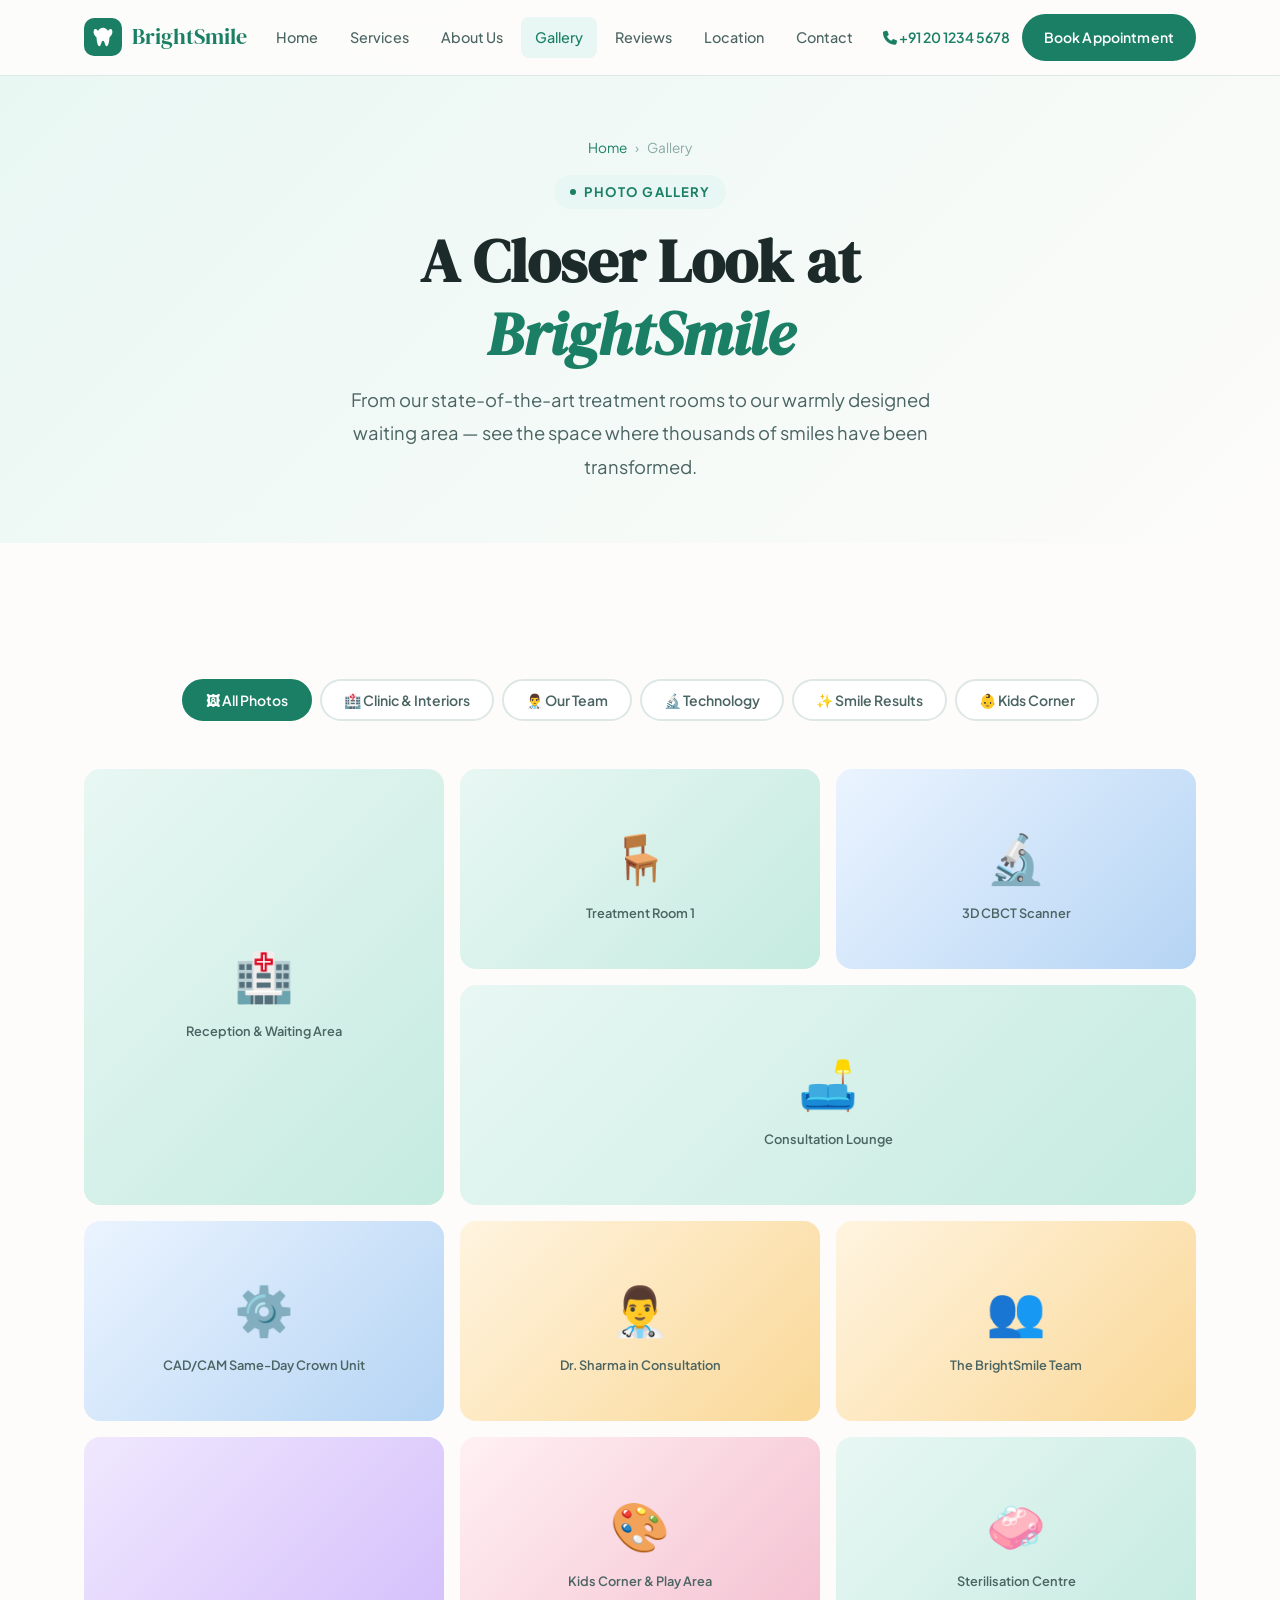
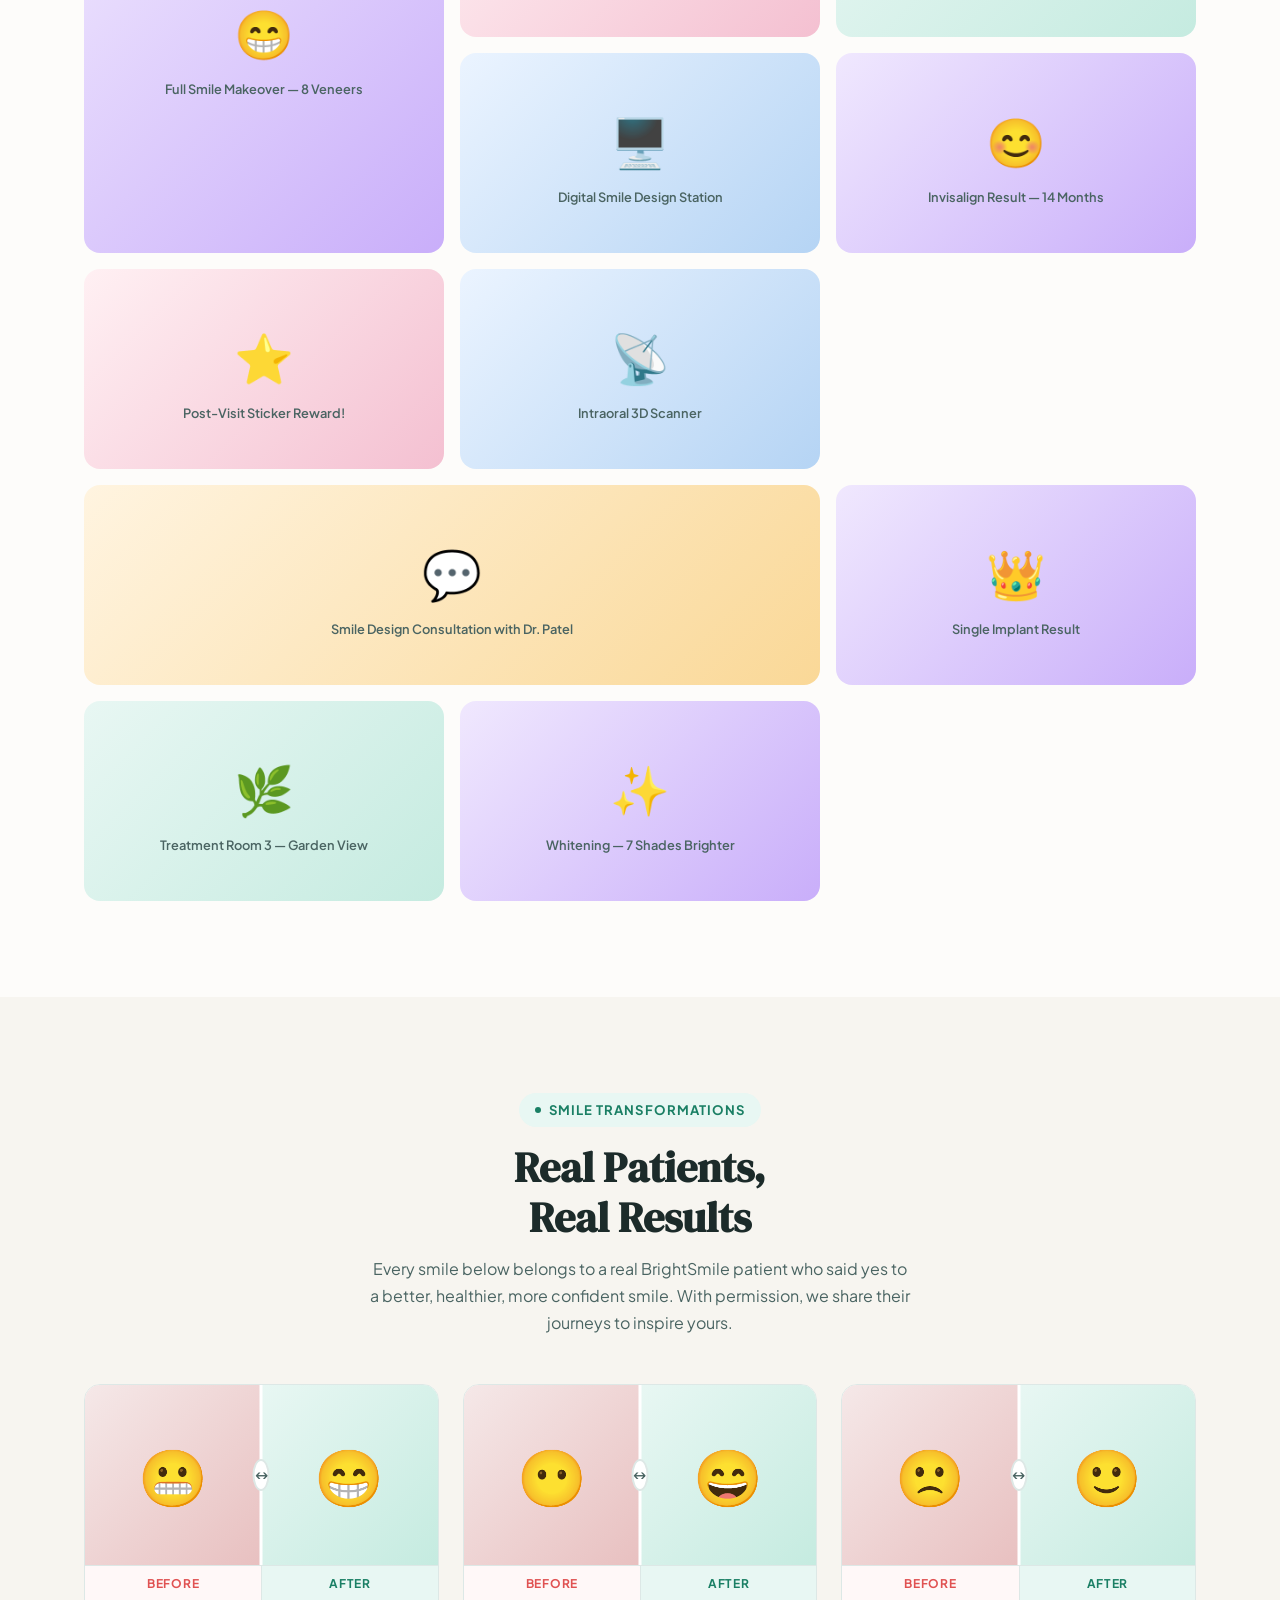
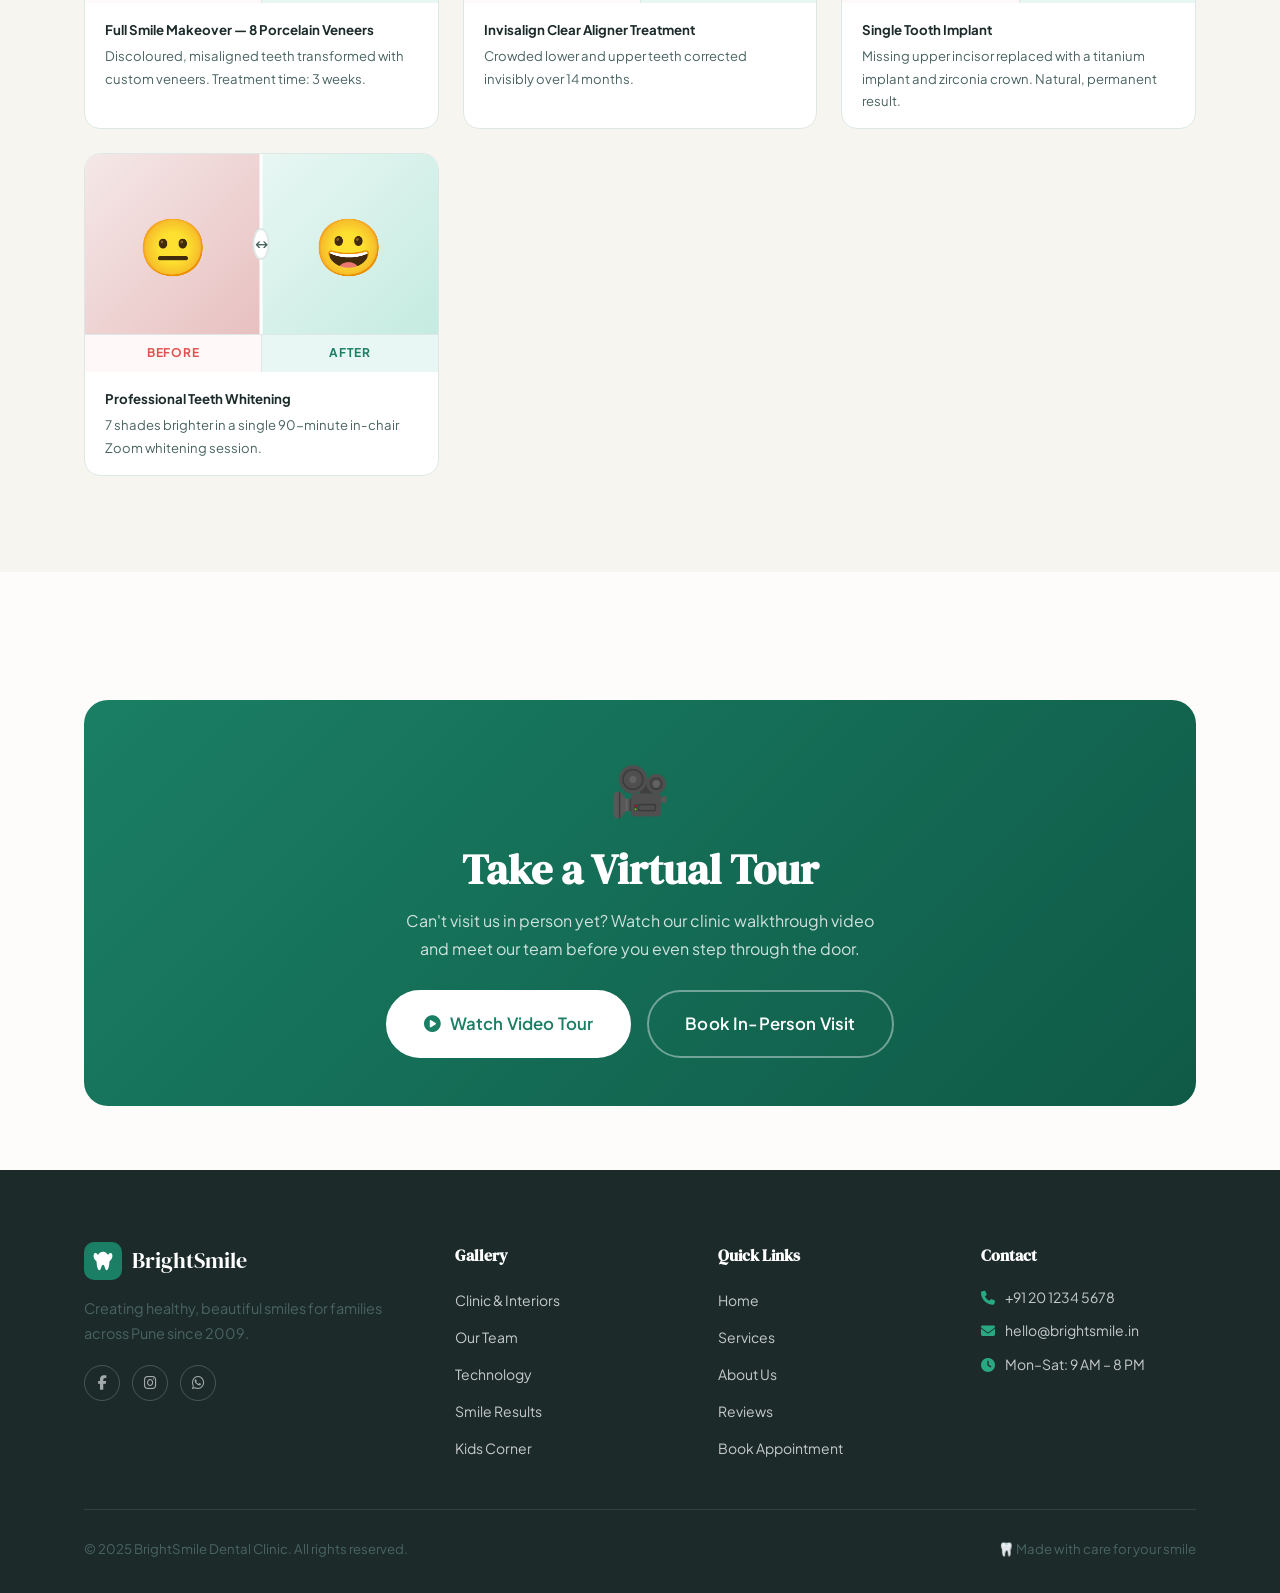
<file: gallery.html>
<!DOCTYPE html>
<html lang="en">
<head>
  <meta charset="UTF-8">
  <meta name="viewport" content="width=device-width, initial-scale=1.0">
  <title>Clinic Gallery — BrightSmile Dental Clinic</title>
  <meta name="description" content="Take a virtual tour of BrightSmile Dental Clinic. See our modern facilities, treatment rooms, technology, and smile transformation results.">
  <link rel="stylesheet" href="css/style.css">
  <link rel="stylesheet" href="https://cdnjs.cloudflare.com/ajax/libs/font-awesome/6.5.0/css/all.min.css">
  <style>
    /* Filter Tabs */
    .gallery-filter {
      display: flex; gap: 8px; flex-wrap: wrap;
      justify-content: center; margin: 40px 0 48px;
    }
    .filter-btn {
      padding: 10px 22px; border-radius: 99px;
      border: 2px solid var(--border); background: var(--white);
      font-size: 0.875rem; font-weight: 600; color: var(--text-mid);
      cursor: pointer; transition: var(--transition);
    }
    .filter-btn:hover { border-color: var(--primary); color: var(--primary); }
    .filter-btn.active {
      background: var(--primary); color: white; border-color: var(--primary);
    }

    /* Masonry-style Gallery Grid */
    .photo-grid {
      display: grid;
      grid-template-columns: repeat(3, 1fr);
      gap: 16px;
    }
    .photo-item {
      border-radius: var(--radius-md); overflow: hidden;
      position: relative; cursor: zoom-in;
      background: var(--sand);
      transition: var(--transition);
    }
    .photo-item:hover { transform: scale(1.02); box-shadow: var(--shadow-md); }
    .photo-item.tall { grid-row: span 2; }
    .photo-item.wide { grid-column: span 2; }

    .photo-placeholder {
      width: 100%; height: 100%; min-height: 200px;
      display: flex; flex-direction: column;
      align-items: center; justify-content: center;
      gap: 8px; padding: 16px; text-align: center;
      background: var(--sand);
    }
    .photo-placeholder .ph-emoji { font-size: 3rem; }
    .photo-placeholder .ph-label {
      font-size: 0.8rem; font-weight: 600;
      color: var(--text-mid); line-height: 1.3;
    }

    /* Colour-coded category backgrounds */
    .photo-item[data-cat="clinic"] .photo-placeholder { background: linear-gradient(135deg, #E8F7F3, #C5EBE0); }
    .photo-item[data-cat="team"] .photo-placeholder { background: linear-gradient(135deg, #FFF4E0, #FAD897); }
    .photo-item[data-cat="tech"] .photo-placeholder { background: linear-gradient(135deg, #EBF4FF, #B5D4F4); }
    .photo-item[data-cat="results"] .photo-placeholder { background: linear-gradient(135deg, #F0E8FE, #C9AEFA); }
    .photo-item[data-cat="kids"] .photo-placeholder { background: linear-gradient(135deg, #FFF0F3, #F4C0D1); }

    .photo-overlay {
      position: absolute; inset: 0;
      background: rgba(26,127,100,0);
      display: flex; flex-direction: column;
      align-items: center; justify-content: center; gap: 8px;
      transition: var(--transition);
    }
    .photo-item:hover .photo-overlay { background: rgba(26,127,100,0.5); }
    .photo-overlay-icon {
      font-size: 2rem; color: white;
      opacity: 0; transform: scale(0.7);
      transition: var(--transition);
    }
    .photo-overlay-caption {
      color: white; font-size: 0.85rem; font-weight: 600;
      opacity: 0; transform: translateY(8px);
      transition: var(--transition); text-align: center; padding: 0 16px;
    }
    .photo-item:hover .photo-overlay-icon,
    .photo-item:hover .photo-overlay-caption {
      opacity: 1; transform: scale(1) translateY(0);
    }

    /* Lightbox */
    #lightbox {
      position: fixed; inset: 0; z-index: 9999;
      background: rgba(0,0,0,0.93);
      display: none; align-items: center; justify-content: center;
      padding: 24px;
    }
    #lightbox.open { display: flex; animation: fadeIn 0.25s ease; }
    .lb-inner {
      background: var(--white); border-radius: var(--radius-lg);
      overflow: hidden; max-width: 700px; width: 100%;
      display: grid; grid-template-rows: auto 1fr;
      box-shadow: var(--shadow-lg);
    }
    .lb-header {
      display: flex; align-items: center; justify-content: space-between;
      padding: 16px 24px; border-bottom: 1px solid var(--border);
    }
    .lb-title { font-weight: 700; font-size: 1rem; }
    .lb-close {
      width: 36px; height: 36px; border-radius: 50%;
      background: var(--cream); border: none; cursor: pointer;
      display: flex; align-items: center; justify-content: center;
      font-size: 1.1rem; color: var(--text-mid); transition: var(--transition);
    }
    .lb-close:hover { background: var(--danger); color: white; }
    .lb-content {
      aspect-ratio: 16/10; background: var(--sand);
      display: flex; align-items: center; justify-content: center;
      font-size: 8rem;
    }
    .lb-footer {
      padding: 16px 24px; border-top: 1px solid var(--border);
      display: flex; align-items: center; justify-content: space-between;
    }
    .lb-caption { font-size: 0.875rem; color: var(--text-mid); }
    .lb-nav { display: flex; gap: 8px; }
    .lb-nav button {
      width: 36px; height: 36px; border-radius: 50%;
      background: var(--primary-pale); border: none; cursor: pointer;
      color: var(--primary); transition: var(--transition);
    }
    .lb-nav button:hover { background: var(--primary); color: white; }

    /* Before / After Section */
    .ba-grid {
      display: grid; grid-template-columns: repeat(auto-fit, minmax(320px, 1fr));
      gap: 24px; margin-top: 48px;
    }
    .ba-card {
      border-radius: var(--radius-md); overflow: hidden;
      border: 1px solid var(--border); background: var(--white);
    }
    .ba-photos {
      display: grid; grid-template-columns: 1fr 1fr;
      height: 180px; position: relative;
    }
    .ba-photo {
      display: flex; align-items: center; justify-content: center;
      font-size: 3.5rem;
    }
    .ba-photo.before { background: linear-gradient(135deg, #F5E8E8, #E8C0C0); }
    .ba-photo.after  { background: linear-gradient(135deg, #E8F7F3, #C5EBE0); }
    .ba-divider {
      position: absolute; left: 50%; top: 0; bottom: 0;
      width: 3px; background: white; transform: translateX(-50%);
      display: flex; align-items: center; justify-content: center;
    }
    .ba-divider-circle {
      width: 32px; height: 32px; border-radius: 50%;
      background: white; border: 2px solid var(--border);
      display: flex; align-items: center; justify-content: center;
      font-size: 0.75rem; font-weight: 700; color: var(--text-mid);
    }
    .ba-labels {
      display: grid; grid-template-columns: 1fr 1fr;
      border-top: 1px solid var(--border);
    }
    .ba-label {
      padding: 8px; text-align: center;
      font-size: 0.75rem; font-weight: 700; text-transform: uppercase;
      letter-spacing: 0.06em;
    }
    .ba-label.before { color: var(--danger); background: #FFF8F8; }
    .ba-label.after  { color: var(--primary); background: var(--primary-pale); border-left: 1px solid var(--border); }
    .ba-info { padding: 16px 20px; }
    .ba-info h5 { margin-bottom: 4px; }
    .ba-info p { font-size: 0.82rem; }

    /* Virtual Tour CTA */
    .tour-banner {
      background: linear-gradient(135deg, var(--primary), var(--primary-dark));
      border-radius: var(--radius-lg); padding: 48px;
      text-align: center; color: white; margin-top: 64px;
    }
    .tour-banner h2 { color: white; margin-bottom: 12px; }
    .tour-banner p { color: rgba(255,255,255,0.8); max-width: 480px; margin: 0 auto 28px; }

    @media (max-width: 768px) {
      .photo-grid { grid-template-columns: 1fr 1fr; }
      .photo-item.tall, .photo-item.wide { grid-row: span 1; grid-column: span 1; }
    }
    @media (max-width: 480px) {
      .photo-grid { grid-template-columns: 1fr; }
      .lb-inner { grid-template-rows: auto; }
    }
  </style>
</head>
<body>

<!-- ─── NAVBAR ─── -->
<nav class="navbar" id="navbar">
  <div class="navbar-inner">
    <a href="index.html" class="logo">
      <div class="logo-icon">
        <svg viewBox="0 0 24 24"><path d="M12 2C9.5 2 7.5 3.5 6.5 5.5C5.5 3.5 3 2 2 5C1 8 3 11 5 12.5C5 16 6 22 8 22C9 22 9.5 20.5 10 19C10.5 17.5 11 16 12 16C13 16 13.5 17.5 14 19C14.5 20.5 15 22 16 22C18 22 19 16 19 12.5C21 11 23 8 22 5C21 2 18.5 3.5 17.5 5.5C16.5 3.5 14.5 2 12 2Z"/></svg>
      </div>
      BrightSmile
    </a>
    <ul class="nav-links">
      <li><a href="index.html">Home</a></li>
      <li><a href="services.html">Services</a></li>
      <li><a href="about.html">About Us</a></li>
      <li><a href="gallery.html" class="active">Gallery</a></li>
      <li><a href="reviews.html">Reviews</a></li>
      <li><a href="location.html">Location</a></li>
      <li><a href="contact.html">Contact</a></li>
    </ul>
    <div class="nav-cta">
      <span class="nav-phone"><i class="fas fa-phone"></i> +91 20 1234 5678</span>
      <a href="appointment.html" class="btn btn-primary btn-sm">Book Appointment</a>
    </div>
    <div class="hamburger" id="hamburger"><span></span><span></span><span></span></div>
  </div>
</nav>
<div class="mobile-nav" id="mobileNav">
  <a href="index.html">🏠 Home</a>
  <a href="services.html">🦷 Services</a>
  <a href="about.html">👨‍⚕️ About Us</a>
  <a href="gallery.html">🖼 Gallery</a>
  <a href="reviews.html">⭐ Reviews</a>
  <a href="location.html">📍 Location</a>
  <a href="contact.html">✉️ Contact</a>
  <a href="appointment.html" style="background:var(--primary);color:white;text-align:center;margin-top:8px;border-radius:var(--radius-sm);">📅 Book Appointment</a>
</div>

<!-- ─── PAGE HERO ─── -->
<section class="page-hero">
  <div class="container">
    <div class="breadcrumb">
      <a href="index.html">Home</a>
      <span>›</span>
      <span>Gallery</span>
    </div>
    <div class="section-label" style="margin:0 auto 16px">Photo Gallery</div>
    <h1>A Closer Look at<br><em style="color:var(--primary)">BrightSmile</em></h1>
    <p class="lead" style="margin-top:12px;max-width:580px;margin-left:auto;margin-right:auto">
      From our state-of-the-art treatment rooms to our warmly designed waiting area — see the space where thousands of smiles have been transformed.
    </p>
  </div>
</section>

<!-- ─── GALLERY SECTION ─── -->
<section class="section">
  <div class="container">

    <!-- Filter Buttons -->
    <div class="gallery-filter" id="filterBar">
      <button class="filter-btn active" data-filter="all">🖼 All Photos</button>
      <button class="filter-btn" data-filter="clinic">🏥 Clinic & Interiors</button>
      <button class="filter-btn" data-filter="team">👨‍⚕️ Our Team</button>
      <button class="filter-btn" data-filter="tech">🔬 Technology</button>
      <button class="filter-btn" data-filter="results">✨ Smile Results</button>
      <button class="filter-btn" data-filter="kids">👶 Kids Corner</button>
    </div>

    <!-- Photo Grid -->
    <div class="photo-grid" id="photoGrid">

      <!-- Clinic & Interiors -->
      <div class="photo-item tall" data-cat="clinic" data-caption="Our welcoming reception and waiting area — designed to feel calm and comfortable from the moment you arrive.">
        <div class="photo-placeholder">
          <div class="ph-emoji">🏥</div>
          <div class="ph-label">Reception & Waiting Area</div>
        </div>
        <div class="photo-overlay">
          <div class="photo-overlay-icon"><i class="fas fa-search-plus"></i></div>
          <div class="photo-overlay-caption">Reception & Waiting Area</div>
        </div>
      </div>

      <div class="photo-item" data-cat="clinic" data-caption="Treatment Room 1 — fully equipped with a dental unit, intraoral camera, and overhead LED light.">
        <div class="photo-placeholder">
          <div class="ph-emoji">🪑</div>
          <div class="ph-label">Treatment Room 1</div>
        </div>
        <div class="photo-overlay">
          <div class="photo-overlay-icon"><i class="fas fa-search-plus"></i></div>
          <div class="photo-overlay-caption">Treatment Room 1</div>
        </div>
      </div>

      <div class="photo-item" data-cat="tech" data-caption="Our 3D CBCT scanner enables precise implant planning and complex diagnosis in a single scan.">
        <div class="photo-placeholder">
          <div class="ph-emoji">🔬</div>
          <div class="ph-label">3D CBCT Scanner</div>
        </div>
        <div class="photo-overlay">
          <div class="photo-overlay-icon"><i class="fas fa-search-plus"></i></div>
          <div class="photo-overlay-caption">3D CBCT Scanner</div>
        </div>
      </div>

      <div class="photo-item wide" data-cat="clinic" data-caption="Our bright, airy consultation lounge — where your treatment journey starts with a conversation.">
        <div class="photo-placeholder" style="min-height:220px">
          <div class="ph-emoji">🛋️</div>
          <div class="ph-label">Consultation Lounge</div>
        </div>
        <div class="photo-overlay">
          <div class="photo-overlay-icon"><i class="fas fa-search-plus"></i></div>
          <div class="photo-overlay-caption">Consultation Lounge</div>
        </div>
      </div>

      <div class="photo-item" data-cat="tech" data-caption="CAD/CAM milling unit for same-day ceramic crowns — no second visit, no temporary crown.">
        <div class="photo-placeholder">
          <div class="ph-emoji">⚙️</div>
          <div class="ph-label">CAD/CAM Same-Day Crown Unit</div>
        </div>
        <div class="photo-overlay">
          <div class="photo-overlay-icon"><i class="fas fa-search-plus"></i></div>
          <div class="photo-overlay-caption">CAD/CAM Crown Unit</div>
        </div>
      </div>

      <div class="photo-item" data-cat="team" data-caption="Dr. Arun Sharma consulting with a patient — thorough, honest, and always patient-first.">
        <div class="photo-placeholder">
          <div class="ph-emoji">👨‍⚕️</div>
          <div class="ph-label">Dr. Sharma in Consultation</div>
        </div>
        <div class="photo-overlay">
          <div class="photo-overlay-icon"><i class="fas fa-search-plus"></i></div>
          <div class="photo-overlay-caption">Dr. Sharma in Consultation</div>
        </div>
      </div>

      <div class="photo-item" data-cat="team" data-caption="Our specialist team — united by a passion for patient care and clinical excellence.">
        <div class="photo-placeholder">
          <div class="ph-emoji">👥</div>
          <div class="ph-label">The BrightSmile Team</div>
        </div>
        <div class="photo-overlay">
          <div class="photo-overlay-icon"><i class="fas fa-search-plus"></i></div>
          <div class="photo-overlay-caption">The BrightSmile Team</div>
        </div>
      </div>

      <div class="photo-item tall" data-cat="results" data-caption="A stunning full smile makeover — 8 porcelain veneers with professional whitening. 3-week treatment.">
        <div class="photo-placeholder" style="background:linear-gradient(135deg,#F0E8FE,#C9AEFA)">
          <div class="ph-emoji">😁</div>
          <div class="ph-label">Full Smile Makeover — 8 Veneers</div>
        </div>
        <div class="photo-overlay">
          <div class="photo-overlay-icon"><i class="fas fa-search-plus"></i></div>
          <div class="photo-overlay-caption">Full Smile Makeover — 8 Veneers</div>
        </div>
      </div>

      <div class="photo-item" data-cat="kids" data-caption="Our dedicated Kids Corner — colourful, playful, and designed to make children feel excited (not scared!) about dental visits.">
        <div class="photo-placeholder">
          <div class="ph-emoji">🎨</div>
          <div class="ph-label">Kids Corner & Play Area</div>
        </div>
        <div class="photo-overlay">
          <div class="photo-overlay-icon"><i class="fas fa-search-plus"></i></div>
          <div class="photo-overlay-caption">Kids Corner</div>
        </div>
      </div>

      <div class="photo-item" data-cat="clinic" data-caption="Our central sterilisation room — ISO-certified autoclave protocols for every instrument, every time.">
        <div class="photo-placeholder">
          <div class="ph-emoji">🧼</div>
          <div class="ph-label">Sterilisation Centre</div>
        </div>
        <div class="photo-overlay">
          <div class="photo-overlay-icon"><i class="fas fa-search-plus"></i></div>
          <div class="photo-overlay-caption">Sterilisation Centre</div>
        </div>
      </div>

      <div class="photo-item" data-cat="tech" data-caption="Digital smile design on our large consultation screen — see your new smile before any treatment begins.">
        <div class="photo-placeholder">
          <div class="ph-emoji">🖥️</div>
          <div class="ph-label">Digital Smile Design Station</div>
        </div>
        <div class="photo-overlay">
          <div class="photo-overlay-icon"><i class="fas fa-search-plus"></i></div>
          <div class="photo-overlay-caption">Digital Smile Design</div>
        </div>
      </div>

      <div class="photo-item" data-cat="results" data-caption="Invisalign treatment result — 14 months to a perfectly aligned smile, without a single metal bracket.">
        <div class="photo-placeholder">
          <div class="ph-emoji">😊</div>
          <div class="ph-label">Invisalign Result — 14 Months</div>
        </div>
        <div class="photo-overlay">
          <div class="photo-overlay-icon"><i class="fas fa-search-plus"></i></div>
          <div class="photo-overlay-caption">Invisalign Result</div>
        </div>
      </div>

      <div class="photo-item" data-cat="kids" data-caption="Dr. Kavya giving a little patient their well-deserved sticker after a brave check-up!">
        <div class="photo-placeholder">
          <div class="ph-emoji">⭐</div>
          <div class="ph-label">Post-Visit Sticker Reward!</div>
        </div>
        <div class="photo-overlay">
          <div class="photo-overlay-icon"><i class="fas fa-search-plus"></i></div>
          <div class="photo-overlay-caption">Sticker Time!</div>
        </div>
      </div>

      <div class="photo-item" data-cat="tech" data-caption="Intraoral scanner for digital impressions — no more uncomfortable trays, just a quick and accurate 3D scan.">
        <div class="photo-placeholder">
          <div class="ph-emoji">📡</div>
          <div class="ph-label">Intraoral 3D Scanner</div>
        </div>
        <div class="photo-overlay">
          <div class="photo-overlay-icon"><i class="fas fa-search-plus"></i></div>
          <div class="photo-overlay-caption">Intraoral 3D Scanner</div>
        </div>
      </div>

      <div class="photo-item wide" data-cat="team" data-caption="Dr. Meera Patel presenting a new smile design to a patient using our digital preview system.">
        <div class="photo-placeholder" style="min-height:180px;background:linear-gradient(135deg,#FFF4E0,#FAD897)">
          <div class="ph-emoji">💬</div>
          <div class="ph-label">Smile Design Consultation with Dr. Patel</div>
        </div>
        <div class="photo-overlay">
          <div class="photo-overlay-icon"><i class="fas fa-search-plus"></i></div>
          <div class="photo-overlay-caption">Smile Design Consultation</div>
        </div>
      </div>

      <div class="photo-item" data-cat="results" data-caption="Single dental implant result — natural-looking, permanent, and indistinguishable from the surrounding teeth.">
        <div class="photo-placeholder">
          <div class="ph-emoji">👑</div>
          <div class="ph-label">Single Implant Result</div>
        </div>
        <div class="photo-overlay">
          <div class="photo-overlay-icon"><i class="fas fa-search-plus"></i></div>
          <div class="photo-overlay-caption">Single Implant Result</div>
        </div>
      </div>

      <div class="photo-item" data-cat="clinic" data-caption="Panoramic window view from Treatment Room 3 — because a calming view helps every patient relax.">
        <div class="photo-placeholder">
          <div class="ph-emoji">🌿</div>
          <div class="ph-label">Treatment Room 3 — Garden View</div>
        </div>
        <div class="photo-overlay">
          <div class="photo-overlay-icon"><i class="fas fa-search-plus"></i></div>
          <div class="photo-overlay-caption">Treatment Room 3</div>
        </div>
      </div>

      <div class="photo-item" data-cat="results" data-caption="Teeth whitening result — 7 shades brighter in a single 90-minute in-chair session.">
        <div class="photo-placeholder">
          <div class="ph-emoji">✨</div>
          <div class="ph-label">Whitening — 7 Shades Brighter</div>
        </div>
        <div class="photo-overlay">
          <div class="photo-overlay-icon"><i class="fas fa-search-plus"></i></div>
          <div class="photo-overlay-caption">Whitening Result</div>
        </div>
      </div>

    </div><!-- /photo-grid -->
  </div>
</section>

<!-- ─── BEFORE & AFTER ─── -->
<section class="section" style="background:var(--cream)">
  <div class="container">
    <div style="text-align:center;max-width:540px;margin:0 auto">
      <div class="section-label">Smile Transformations</div>
      <h2>Real Patients,<br>Real Results</h2>
      <p style="margin-top:12px">Every smile below belongs to a real BrightSmile patient who said yes to a better, healthier, more confident smile. With permission, we share their journeys to inspire yours.</p>
    </div>
    <div class="ba-grid">
      <div class="ba-card" data-animate>
        <div class="ba-photos">
          <div class="ba-photo before">😬</div>
          <div class="ba-photo after">😁</div>
          <div class="ba-divider"><div class="ba-divider-circle">↔</div></div>
        </div>
        <div class="ba-labels">
          <div class="ba-label before">Before</div>
          <div class="ba-label after">After</div>
        </div>
        <div class="ba-info">
          <h5>Full Smile Makeover — 8 Porcelain Veneers</h5>
          <p>Discoloured, misaligned teeth transformed with custom veneers. Treatment time: 3 weeks.</p>
        </div>
      </div>
      <div class="ba-card" data-animate data-delay="100">
        <div class="ba-photos">
          <div class="ba-photo before">😶</div>
          <div class="ba-photo after">😄</div>
          <div class="ba-divider"><div class="ba-divider-circle">↔</div></div>
        </div>
        <div class="ba-labels">
          <div class="ba-label before">Before</div>
          <div class="ba-label after">After</div>
        </div>
        <div class="ba-info">
          <h5>Invisalign Clear Aligner Treatment</h5>
          <p>Crowded lower and upper teeth corrected invisibly over 14 months.</p>
        </div>
      </div>
      <div class="ba-card" data-animate data-delay="200">
        <div class="ba-photos">
          <div class="ba-photo before">🙁</div>
          <div class="ba-photo after">🙂</div>
          <div class="ba-divider"><div class="ba-divider-circle">↔</div></div>
        </div>
        <div class="ba-labels">
          <div class="ba-label before">Before</div>
          <div class="ba-label after">After</div>
        </div>
        <div class="ba-info">
          <h5>Single Tooth Implant</h5>
          <p>Missing upper incisor replaced with a titanium implant and zirconia crown. Natural, permanent result.</p>
        </div>
      </div>
      <div class="ba-card" data-animate data-delay="300">
        <div class="ba-photos">
          <div class="ba-photo before">😐</div>
          <div class="ba-photo after">😀</div>
          <div class="ba-divider"><div class="ba-divider-circle">↔</div></div>
        </div>
        <div class="ba-labels">
          <div class="ba-label before">Before</div>
          <div class="ba-label after">After</div>
        </div>
        <div class="ba-info">
          <h5>Professional Teeth Whitening</h5>
          <p>7 shades brighter in a single 90-minute in-chair Zoom whitening session.</p>
        </div>
      </div>
    </div>
  </div>
</section>

<!-- ─── TOUR BANNER ─── -->
<section class="section-sm">
  <div class="container">
    <div class="tour-banner" data-animate>
      <div style="font-size:3rem;margin-bottom:16px">🎥</div>
      <h2>Take a Virtual Tour</h2>
      <p>Can't visit us in person yet? Watch our clinic walkthrough video and meet our team before you even step through the door.</p>
      <div style="display:flex;gap:16px;justify-content:center;flex-wrap:wrap">
        <a href="#" class="btn btn-white btn-lg" onclick="showToastMsg()">
          <i class="fas fa-play-circle"></i> Watch Video Tour
        </a>
        <a href="appointment.html" class="btn btn-outline btn-lg" style="border-color:rgba(255,255,255,0.4);color:white">
          Book In-Person Visit
        </a>
      </div>
    </div>
  </div>
</section>

<!-- ─── LIGHTBOX MODAL ─── -->
<div id="lightbox">
  <div class="lb-inner" id="lbInner">
    <div class="lb-header">
      <div class="lb-title" id="lbTitle">Clinic Photo</div>
      <button class="lb-close" id="lbClose">✕</button>
    </div>
    <div class="lb-content" id="lbContent">🏥</div>
    <div class="lb-footer">
      <div class="lb-caption" id="lbCaption"></div>
      <div class="lb-nav">
        <button id="lbPrev" title="Previous"><i class="fas fa-chevron-left"></i></button>
        <button id="lbNext" title="Next"><i class="fas fa-chevron-right"></i></button>
      </div>
    </div>
  </div>
</div>

<!-- ─── FOOTER ─── -->
<footer>
  <div class="container">
    <div class="footer-grid">
      <div class="footer-brand">
        <a href="index.html" class="logo">
          <div class="logo-icon"><svg viewBox="0 0 24 24"><path d="M12 2C9.5 2 7.5 3.5 6.5 5.5C5.5 3.5 3 2 2 5C1 8 3 11 5 12.5C5 16 6 22 8 22C9 22 9.5 20.5 10 19C10.5 17.5 11 16 12 16C13 16 13.5 17.5 14 19C14.5 20.5 15 22 16 22C18 22 19 16 19 12.5C21 11 23 8 22 5C21 2 18.5 3.5 17.5 5.5C16.5 3.5 14.5 2 12 2Z"/></svg></div>
          BrightSmile
        </a>
        <p>Creating healthy, beautiful smiles for families across Pune since 2009.</p>
        <div class="social-links" style="margin-top:20px">
          <a href="#" class="social-link"><i class="fab fa-facebook-f"></i></a>
          <a href="#" class="social-link"><i class="fab fa-instagram"></i></a>
          <a href="#" class="social-link"><i class="fab fa-whatsapp"></i></a>
        </div>
      </div>
      <div class="footer-col">
        <h5>Gallery</h5>
        <ul class="footer-links">
          <li><a href="#" data-filter-link="clinic">Clinic & Interiors</a></li>
          <li><a href="#" data-filter-link="team">Our Team</a></li>
          <li><a href="#" data-filter-link="tech">Technology</a></li>
          <li><a href="#" data-filter-link="results">Smile Results</a></li>
          <li><a href="#" data-filter-link="kids">Kids Corner</a></li>
        </ul>
      </div>
      <div class="footer-col">
        <h5>Quick Links</h5>
        <ul class="footer-links">
          <li><a href="index.html">Home</a></li>
          <li><a href="services.html">Services</a></li>
          <li><a href="about.html">About Us</a></li>
          <li><a href="reviews.html">Reviews</a></li>
          <li><a href="appointment.html">Book Appointment</a></li>
        </ul>
      </div>
      <div class="footer-col">
        <h5>Contact</h5>
        <div class="footer-contact">
          <div class="footer-contact-item"><span class="footer-contact-icon"><i class="fas fa-phone"></i></span><span>+91 20 1234 5678</span></div>
          <div class="footer-contact-item"><span class="footer-contact-icon"><i class="fas fa-envelope"></i></span><span>hello@brightsmile.in</span></div>
          <div class="footer-contact-item"><span class="footer-contact-icon"><i class="fas fa-clock"></i></span><span>Mon–Sat: 9 AM – 8 PM</span></div>
        </div>
      </div>
    </div>
    <div class="footer-bottom">
      <p>© 2025 BrightSmile Dental Clinic. All rights reserved.</p>
      <p>🦷 Made with care for your smile</p>
    </div>
  </div>
</footer>

<script src="js/main.js"></script>
<script>
// ─── GALLERY FILTER ───
const allItems = document.querySelectorAll('.photo-item');
document.querySelectorAll('.filter-btn').forEach(btn => {
  btn.addEventListener('click', function() {
    const filter = this.dataset.filter;
    document.querySelectorAll('.filter-btn').forEach(b => b.classList.remove('active'));
    this.classList.add('active');
    allItems.forEach(item => {
      const show = filter === 'all' || item.dataset.cat === filter;
      item.style.display = show ? '' : 'none';
    });
  });
});

// Footer filter links
document.querySelectorAll('[data-filter-link]').forEach(a => {
  a.addEventListener('click', (e) => {
    e.preventDefault();
    const f = a.dataset.filterLink;
    document.querySelector(`[data-filter="${f}"]`)?.click();
    document.getElementById('photoGrid').scrollIntoView({ behavior: 'smooth' });
  });
});

// ─── LIGHTBOX ───
const lb = document.getElementById('lightbox');
const lbContent = document.getElementById('lbContent');
const lbCaption = document.getElementById('lbCaption');
const lbTitle = document.getElementById('lbTitle');
let currentIdx = 0;
let visibleItems = [];

function openLightbox(idx) {
  visibleItems = [...document.querySelectorAll('.photo-item:not([style*="display: none"])')];
  currentIdx = idx;
  showLbItem(currentIdx);
  lb.classList.add('open');
}
function showLbItem(i) {
  const item = visibleItems[i];
  const emoji = item.querySelector('.ph-emoji')?.textContent || '🏥';
  const label = item.querySelector('.ph-label')?.textContent || '';
  const caption = item.dataset.caption || label;
  lbContent.textContent = emoji;
  lbCaption.textContent = caption;
  lbTitle.textContent = label;
}
function closeLb() { lb.classList.remove('open'); }

allItems.forEach((item, i) => {
  item.addEventListener('click', () => {
    const vis = [...document.querySelectorAll('.photo-item:not([style*="display: none"])')];
    openLightbox(vis.indexOf(item));
  });
});
document.getElementById('lbClose').addEventListener('click', closeLb);
lb.addEventListener('click', (e) => { if (e.target === lb) closeLb(); });
document.getElementById('lbPrev').addEventListener('click', () => {
  currentIdx = (currentIdx - 1 + visibleItems.length) % visibleItems.length;
  showLbItem(currentIdx);
});
document.getElementById('lbNext').addEventListener('click', () => {
  currentIdx = (currentIdx + 1) % visibleItems.length;
  showLbItem(currentIdx);
});
document.addEventListener('keydown', (e) => {
  if (!lb.classList.contains('open')) return;
  if (e.key === 'Escape') closeLb();
  if (e.key === 'ArrowLeft') document.getElementById('lbPrev').click();
  if (e.key === 'ArrowRight') document.getElementById('lbNext').click();
});

function showToastMsg() {
  const t = document.createElement('div');
  t.className = 'toast success show';
  t.textContent = '🎥 Video tour coming soon! Follow us on Instagram for clinic reels.';
  document.body.appendChild(t);
  setTimeout(() => { t.classList.remove('show'); setTimeout(() => t.remove(), 400); }, 4000);
}
</script>
</body>
</html>
</file>
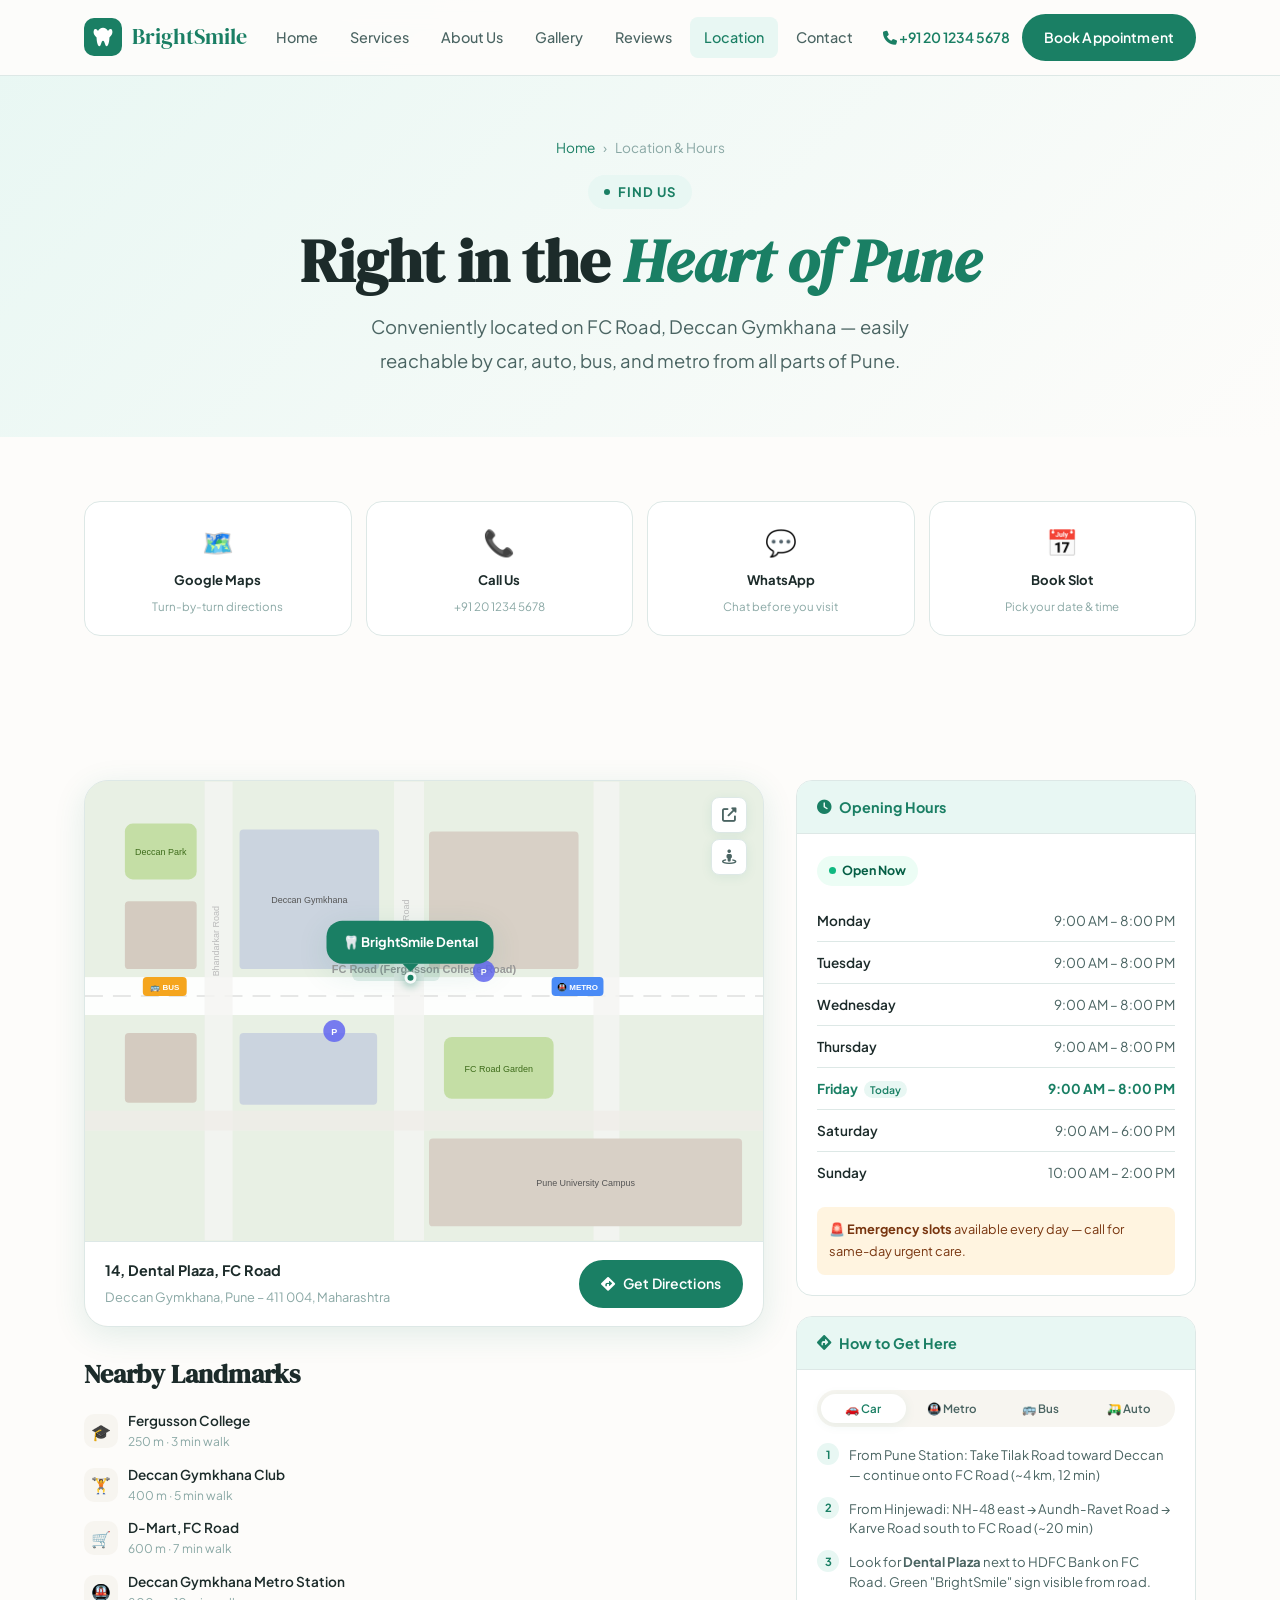
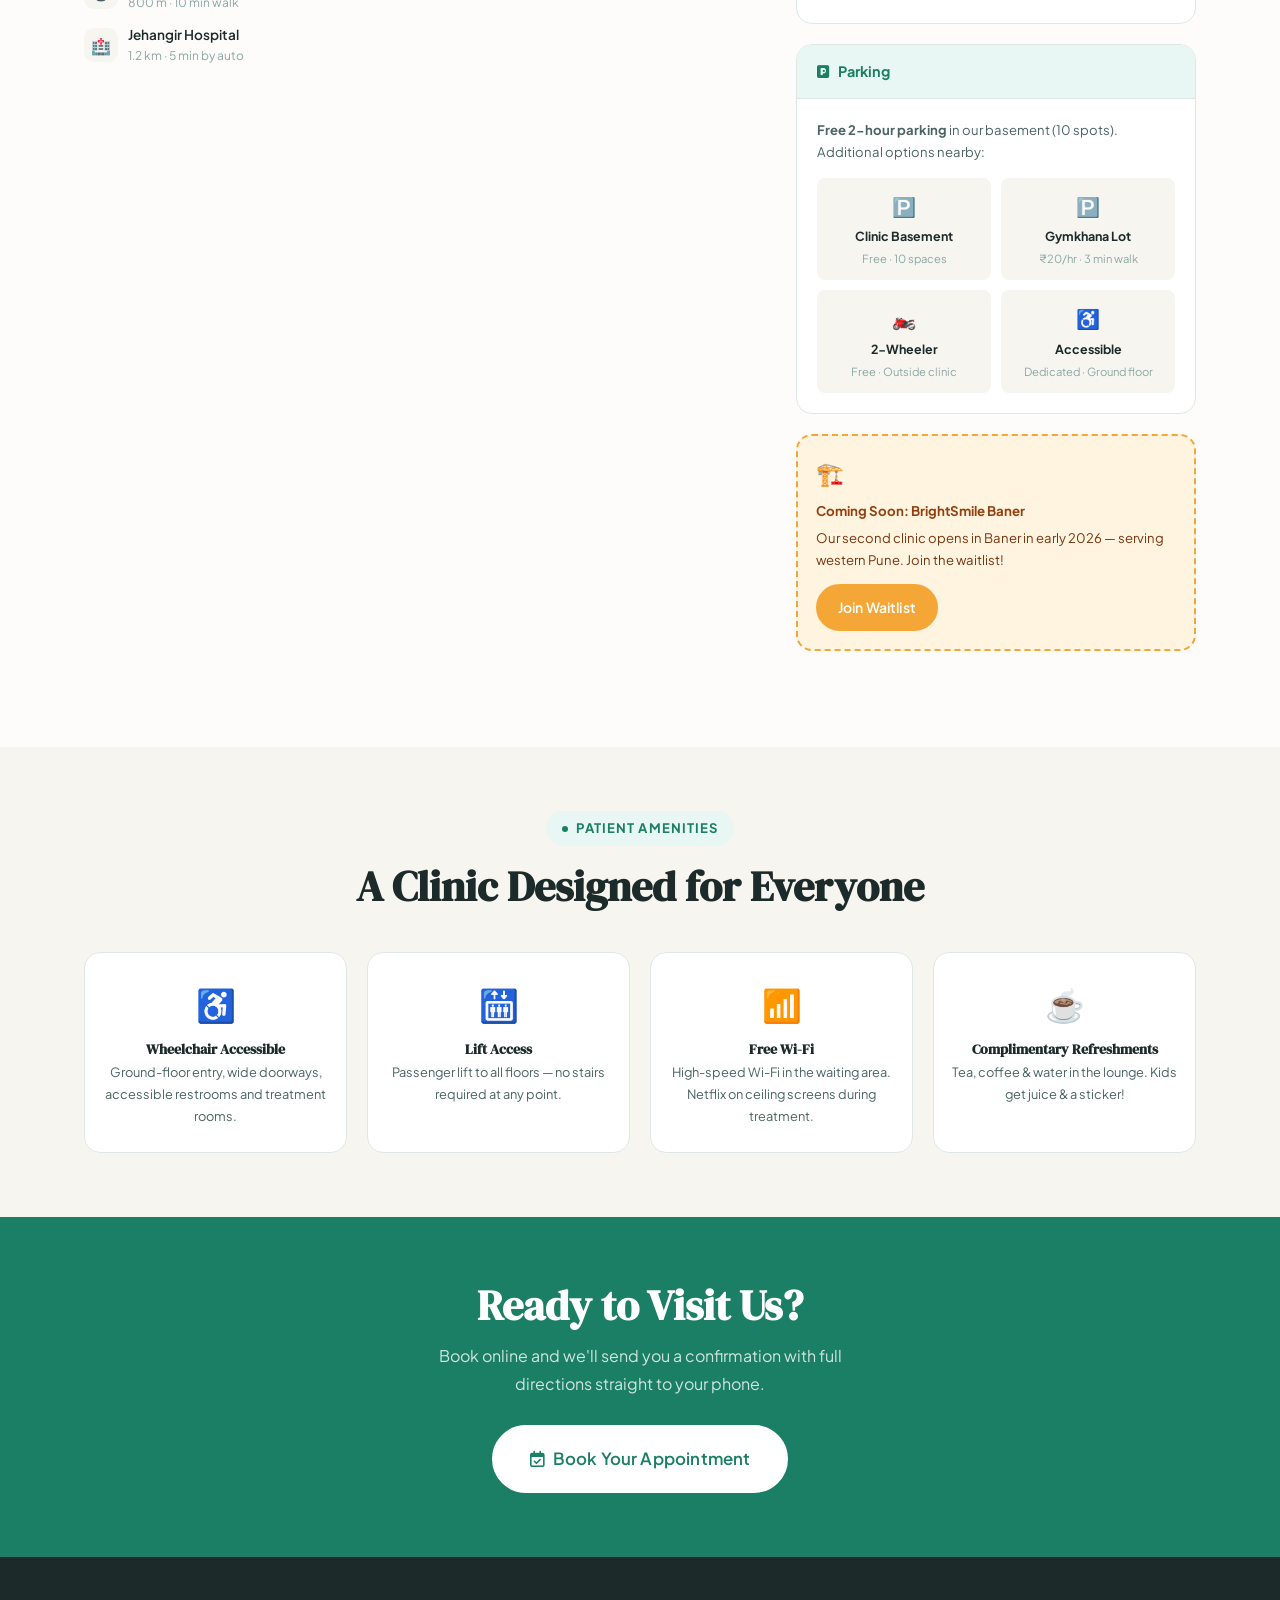
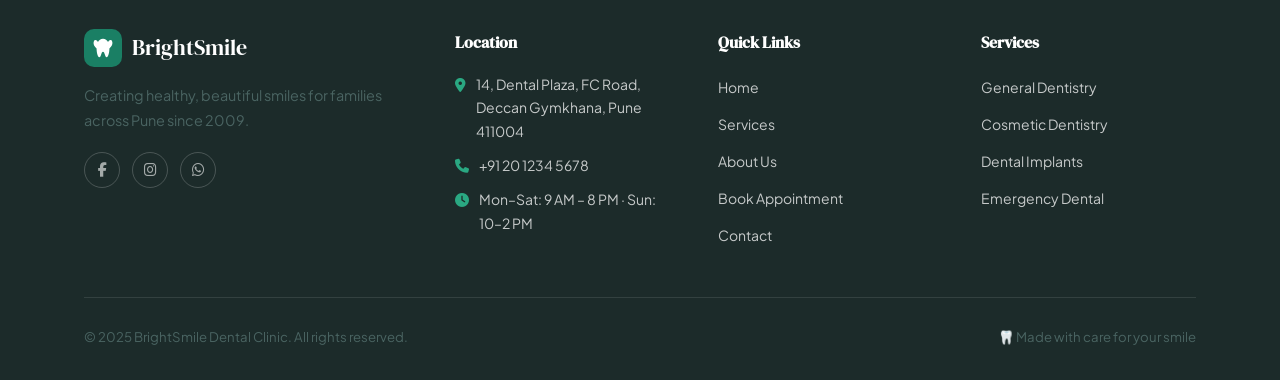
<file: location.html>
<!DOCTYPE html>
<html lang="en">
<head>
  <meta charset="UTF-8">
  <meta name="viewport" content="width=device-width, initial-scale=1.0">
  <title>Location & Hours — BrightSmile Dental Clinic</title>
  <meta name="description" content="Find BrightSmile Dental Clinic at FC Road, Deccan Gymkhana, Pune. Get directions, check opening hours, and plan your visit.">
  <link rel="stylesheet" href="css/style.css">
  <link rel="stylesheet" href="https://cdnjs.cloudflare.com/ajax/libs/font-awesome/6.5.0/css/all.min.css">
  <style>
    .location-grid {
      display: grid;
      grid-template-columns: 1fr 400px;
      gap: 32px;
      align-items: start;
      margin-top: 48px;
    }
    .map-container {
      border-radius: var(--radius-lg);
      overflow: hidden;
      border: 1px solid var(--border);
      box-shadow: var(--shadow-md);
      background: var(--sand);
    }
    .map-visual {
      height: 460px;
      position: relative;
      overflow: hidden;
      background: #e8f0e4;
    }
    .map-svg { width: 100%; height: 100%; }
    .map-pin-wrap {
      position: absolute;
      top: 44%; left: 48%;
      transform: translate(-50%, -100%);
      display: flex; flex-direction: column; align-items: center;
      cursor: pointer; z-index: 10;
      animation: pinBounce 2.5s ease-in-out infinite;
    }
    @keyframes pinBounce {
      0%,100% { transform: translate(-50%,-100%); }
      50%      { transform: translate(-50%,-114%); }
    }
    .map-pin {
      background: var(--primary); color: white;
      padding: 10px 16px; border-radius: var(--radius-md);
      font-size: 0.82rem; font-weight: 700; white-space: nowrap;
      box-shadow: var(--shadow-md);
      display: flex; align-items: center; gap: 6px;
      position: relative;
    }
    .map-pin::after {
      content: ''; position: absolute;
      top: 100%; left: 50%; transform: translateX(-50%);
      border: 8px solid transparent;
      border-top-color: var(--primary);
    }
    .map-pin-dot {
      width: 12px; height: 12px; border-radius: 50%;
      background: var(--primary); margin-top: 8px;
      border: 3px solid white;
      box-shadow: 0 2px 8px rgba(26,127,100,0.5);
    }
    .map-ctrl {
      position: absolute; top: 16px; right: 16px;
      display: flex; flex-direction: column; gap: 6px; z-index: 10;
    }
    .map-ctrl a {
      width: 36px; height: 36px; border-radius: var(--radius-sm);
      background: white; border: 1px solid var(--border);
      display: flex; align-items: center; justify-content: center;
      font-size: 0.9rem; color: var(--text-mid);
      box-shadow: var(--shadow-sm); transition: var(--transition);
      text-decoration: none;
    }
    .map-ctrl a:hover { background: var(--primary); color: white; }
    .map-footer {
      padding: 16px 20px;
      display: flex; align-items: center; justify-content: space-between;
      border-top: 1px solid var(--border); background: white;
      flex-wrap: wrap; gap: 12px;
    }
    .map-address strong { display: block; font-size: 0.9rem; color: var(--text-dark); }
    .map-address span { font-size: 0.8rem; color: var(--text-muted); }

    /* Sidebar */
    .info-sidebar { display: flex; flex-direction: column; gap: 20px; }
    .info-card {
      background: var(--white); border-radius: var(--radius-md);
      border: 1px solid var(--border); overflow: hidden;
    }
    .info-card-header {
      padding: 14px 20px; background: var(--primary-pale);
      border-bottom: 1px solid var(--border);
      display: flex; align-items: center; gap: 8px;
      font-weight: 700; color: var(--primary); font-size: 0.9rem;
    }
    .info-card-body { padding: 20px; }

    /* Hours */
    .open-badge {
      display: inline-flex; align-items: center; gap: 6px;
      padding: 4px 12px; border-radius: 99px;
      font-size: 0.78rem; font-weight: 700; margin-bottom: 14px;
    }
    .open-badge .dot {
      width: 7px; height: 7px; border-radius: 50%;
      animation: blink 1.5s ease-in-out infinite;
    }
    @keyframes blink { 0%,100%{opacity:1} 50%{opacity:0.4} }
    .hours-table { width: 100%; border-collapse: collapse; }
    .hours-table tr { border-bottom: 1px solid var(--border); }
    .hours-table tr:last-child { border-bottom: none; }
    .hours-table td { padding: 9px 0; font-size: 0.85rem; }
    .hours-table td:first-child { font-weight: 600; color: var(--text-dark); }
    .hours-table td:last-child { color: var(--text-mid); text-align: right; }
    .hours-table tr.today td { color: var(--primary); font-weight: 700; }
    .today-label {
      background: var(--primary-pale); color: var(--primary);
      font-size: 0.65rem; padding: 2px 6px; border-radius: 99px;
      margin-left: 6px; font-weight: 600; vertical-align: middle;
    }

    /* Direction tabs */
    .dir-tabs {
      display: flex; gap: 4px; background: var(--cream);
      border-radius: 99px; padding: 4px; margin-bottom: 16px;
    }
    .dir-tab {
      flex: 1; padding: 7px 4px; border-radius: 99px;
      border: none; background: none; cursor: pointer;
      font-size: 0.72rem; font-weight: 600; color: var(--text-mid);
      transition: var(--transition); text-align: center;
    }
    .dir-tab.active { background: white; color: var(--primary); box-shadow: var(--shadow-sm); }
    .dir-panel { display: none; }
    .dir-panel.active { display: block; }
    .dir-step {
      display: flex; gap: 10px; margin-bottom: 12px; align-items: flex-start;
    }
    .dir-num {
      width: 22px; height: 22px; border-radius: 50%;
      background: var(--primary-pale); color: var(--primary);
      font-size: 0.7rem; font-weight: 700;
      display: flex; align-items: center; justify-content: center; flex-shrink: 0;
    }
    .dir-txt { font-size: 0.82rem; color: var(--text-mid); line-height: 1.5; padding-top: 2px; }

    /* Parking */
    .parking-grid { display: grid; grid-template-columns: 1fr 1fr; gap: 10px; }
    .park-spot {
      background: var(--cream); border-radius: var(--radius-sm);
      padding: 12px; text-align: center;
    }
    .park-icon { font-size: 1.2rem; margin-bottom: 4px; }
    .park-name { font-size: 0.78rem; font-weight: 700; color: var(--text-dark); }
    .park-info { font-size: 0.7rem; color: var(--text-muted); margin-top: 2px; }

    /* Landmarks */
    .landmark-list { display: flex; flex-direction: column; gap: 10px; }
    .landmark {
      display: flex; align-items: center; gap: 10px; font-size: 0.85rem;
    }
    .landmark-ico {
      width: 34px; height: 34px; border-radius: 10px;
      background: var(--cream); display: flex;
      align-items: center; justify-content: center; font-size: 1rem; flex-shrink: 0;
    }
    .landmark-name { font-weight: 600; color: var(--text-dark); font-size: 0.85rem; }
    .landmark-dist { font-size: 0.75rem; color: var(--text-muted); }

    /* Quick actions */
    .quick-actions {
      display: grid; grid-template-columns: repeat(4,1fr); gap: 14px;
      margin-bottom: 0;
    }
    .quick-action {
      background: var(--white); border: 1px solid var(--border);
      border-radius: var(--radius-md); padding: 18px 12px; text-align: center;
      text-decoration: none; transition: var(--transition);
      display: flex; flex-direction: column; align-items: center; gap: 6px;
    }
    .quick-action:hover {
      border-color: var(--primary); box-shadow: var(--shadow-sm);
      transform: translateY(-2px);
    }
    .qa-icon { font-size: 1.6rem; }
    .qa-label { font-weight: 700; font-size: 0.82rem; color: var(--text-dark); }
    .qa-sub { font-size: 0.72rem; color: var(--text-muted); }

    /* Baner teaser */
    .baner-card {
      background: var(--accent-light); border: 2px dashed var(--accent);
      border-radius: var(--radius-md); padding: 18px;
    }
    .baner-card h5 { color: #92400E; margin-bottom: 4px; }
    .baner-card p { font-size: 0.82rem; color: #78350F; }

    /* Amenities */
    .amenity-grid {
      display: grid; grid-template-columns: repeat(4,1fr); gap: 20px;
      margin-top: 40px;
    }
    .amenity-card {
      background: var(--white); border: 1px solid var(--border);
      border-radius: var(--radius-md); padding: 24px 16px;
      text-align: center; transition: var(--transition);
    }
    .amenity-card:hover { border-color: var(--primary); box-shadow: var(--shadow-sm); }
    .amenity-icon { font-size: 2rem; margin-bottom: 10px; }
    .amenity-card h4 { font-size: 0.9rem; margin-bottom: 4px; }
    .amenity-card p { font-size: 0.8rem; }

    @media(max-width:1024px){
      .location-grid { grid-template-columns:1fr; }
      .quick-actions { grid-template-columns: repeat(2,1fr); }
      .amenity-grid { grid-template-columns: repeat(2,1fr); }
    }
    @media(max-width:600px){
      .quick-actions { grid-template-columns: repeat(2,1fr); }
      .amenity-grid { grid-template-columns: 1fr 1fr; }
    }
  </style>
</head>
<body>

<!-- NAVBAR -->
<nav class="navbar" id="navbar">
  <div class="navbar-inner">
    <a href="index.html" class="logo">
      <div class="logo-icon">
        <svg viewBox="0 0 24 24"><path d="M12 2C9.5 2 7.5 3.5 6.5 5.5C5.5 3.5 3 2 2 5C1 8 3 11 5 12.5C5 16 6 22 8 22C9 22 9.5 20.5 10 19C10.5 17.5 11 16 12 16C13 16 13.5 17.5 14 19C14.5 20.5 15 22 16 22C18 22 19 16 19 12.5C21 11 23 8 22 5C21 2 18.5 3.5 17.5 5.5C16.5 3.5 14.5 2 12 2Z"/></svg>
      </div>
      BrightSmile
    </a>
    <ul class="nav-links">
      <li><a href="index.html">Home</a></li>
      <li><a href="services.html">Services</a></li>
      <li><a href="about.html">About Us</a></li>
      <li><a href="gallery.html">Gallery</a></li>
      <li><a href="reviews.html">Reviews</a></li>
      <li><a href="location.html" class="active">Location</a></li>
      <li><a href="contact.html">Contact</a></li>
    </ul>
    <div class="nav-cta">
      <span class="nav-phone"><i class="fas fa-phone"></i> +91 20 1234 5678</span>
      <a href="appointment.html" class="btn btn-primary btn-sm">Book Appointment</a>
    </div>
    <div class="hamburger" id="hamburger"><span></span><span></span><span></span></div>
  </div>
</nav>
<div class="mobile-nav" id="mobileNav">
  <a href="index.html">🏠 Home</a>
  <a href="services.html">🦷 Services</a>
  <a href="about.html">👨‍⚕️ About Us</a>
  <a href="gallery.html">🖼 Gallery</a>
  <a href="reviews.html">⭐ Reviews</a>
  <a href="location.html">📍 Location</a>
  <a href="contact.html">✉️ Contact</a>
  <a href="appointment.html" style="background:var(--primary);color:white;text-align:center;margin-top:8px;border-radius:var(--radius-sm);">📅 Book Appointment</a>
</div>

<!-- PAGE HERO -->
<section class="page-hero">
  <div class="container">
    <div class="breadcrumb"><a href="index.html">Home</a><span>›</span><span>Location & Hours</span></div>
    <div class="section-label" style="margin:0 auto 16px">Find Us</div>
    <h1>Right in the <em style="color:var(--primary)">Heart of Pune</em></h1>
    <p class="lead" style="margin-top:12px;max-width:540px;margin-left:auto;margin-right:auto">
      Conveniently located on FC Road, Deccan Gymkhana — easily reachable by car, auto, bus, and metro from all parts of Pune.
    </p>
  </div>
</section>

<!-- QUICK ACTIONS -->
<section class="section-sm" style="padding-bottom:0">
  <div class="container">
    <div class="quick-actions">
      <a href="https://maps.google.com/?q=Deccan+Gymkhana+FC+Road+Pune" target="_blank" class="quick-action">
        <div class="qa-icon">🗺️</div>
        <div class="qa-label">Google Maps</div>
        <div class="qa-sub">Turn-by-turn directions</div>
      </a>
      <a href="tel:+912012345678" class="quick-action">
        <div class="qa-icon">📞</div>
        <div class="qa-label">Call Us</div>
        <div class="qa-sub">+91 20 1234 5678</div>
      </a>
      <a href="https://wa.me/912012345678" target="_blank" class="quick-action">
        <div class="qa-icon">💬</div>
        <div class="qa-label">WhatsApp</div>
        <div class="qa-sub">Chat before you visit</div>
      </a>
      <a href="appointment.html" class="quick-action">
        <div class="qa-icon">📅</div>
        <div class="qa-label">Book Slot</div>
        <div class="qa-sub">Pick your date & time</div>
      </a>
    </div>
  </div>
</section>

<!-- MAP + SIDEBAR -->
<section class="section">
  <div class="container">
    <div class="location-grid">

      <!-- LEFT: MAP -->
      <div>
        <div class="map-container" data-animate>
          <div class="map-visual">
            <!-- Illustrated SVG map -->
            <svg class="map-svg" viewBox="0 0 680 460" xmlns="http://www.w3.org/2000/svg">
              <rect width="680" height="460" fill="#e8f0e4"/>
              <!-- Horizontal main road (FC Road) -->
              <rect x="0" y="196" width="680" height="38" fill="#fff" opacity="0.92"/>
              <line x1="0" y1="215" x2="680" y2="215" stroke="#e0e0e0" stroke-width="1.5" stroke-dasharray="18,10"/>
              <!-- Vertical roads -->
              <rect x="120" y="0" width="28" height="460" fill="#f5f5f3" opacity="0.85"/>
              <rect x="310" y="0" width="30" height="460" fill="#f5f5f3" opacity="0.85"/>
              <rect x="510" y="0" width="26" height="460" fill="#f5f5f3" opacity="0.85"/>
              <!-- Side road -->
              <rect x="0" y="330" width="680" height="20" fill="#f0ede8" opacity="0.7"/>
              <!-- Green patches -->
              <rect x="40" y="42" width="72" height="56" rx="8" fill="#b8d890" opacity="0.75"/>
              <text x="76" y="74" text-anchor="middle" font-size="9" fill="#3d6b1a" font-family="sans-serif">Deccan Park</text>
              <rect x="360" y="256" width="110" height="62" rx="8" fill="#b8d890" opacity="0.75"/>
              <text x="415" y="291" text-anchor="middle" font-size="9" fill="#3d6b1a" font-family="sans-serif">FC Road Garden</text>
              <!-- Buildings -->
              <rect x="40" y="120" width="72" height="68" rx="4" fill="#d4cbc0"/>
              <rect x="155" y="48" width="140" height="140" rx="4" fill="#cbd4df"/>
              <text x="225" y="122" text-anchor="middle" font-size="9" fill="#555" font-family="sans-serif">Deccan Gymkhana</text>
              <rect x="345" y="50" width="150" height="138" rx="4" fill="#d8d0c6"/>
              <rect x="40" y="252" width="72" height="70" rx="4" fill="#d4cbc0"/>
              <rect x="155" y="252" width="138" height="72" rx="4" fill="#cbd4df"/>
              <rect x="345" y="358" width="314" height="88" rx="4" fill="#d8d0c6"/>
              <text x="502" y="406" text-anchor="middle" font-size="9" fill="#555" font-family="sans-serif">Pune University Campus</text>
              <!-- Road labels -->
              <text x="340" y="192" text-anchor="middle" font-size="11" fill="#999" font-family="sans-serif" font-weight="600">FC Road (Fergusson College Road)</text>
              <text x="134" y="160" text-anchor="middle" font-size="9" fill="#bbb" font-family="sans-serif" transform="rotate(-90,134,160)">Bhandarkar Road</text>
              <text x="325" y="155" text-anchor="middle" font-size="9" fill="#bbb" font-family="sans-serif" transform="rotate(-90,325,155)">Law College Road</text>
              <!-- Metro badge -->
              <rect x="468" y="196" width="52" height="19" rx="4" fill="#3B82F6" opacity="0.92"/>
              <text x="494" y="209" text-anchor="middle" font-size="8" fill="white" font-family="sans-serif" font-weight="700">🚇 METRO</text>
              <!-- Bus badge -->
              <rect x="58" y="196" width="44" height="19" rx="4" fill="#F59E0B" opacity="0.92"/>
              <text x="80" y="209" text-anchor="middle" font-size="8" fill="white" font-family="sans-serif" font-weight="700">🚌 BUS</text>
              <!-- Parking spots -->
              <circle cx="250" cy="250" r="11" fill="#6366F1" opacity="0.85"/>
              <text x="250" y="254" text-anchor="middle" font-size="9" fill="white" font-family="sans-serif" font-weight="700">P</text>
              <circle cx="400" cy="190" r="11" fill="#6366F1" opacity="0.85"/>
              <text x="400" y="194" text-anchor="middle" font-size="9" fill="white" font-family="sans-serif" font-weight="700">P</text>
              <!-- Clinic highlight -->
              <rect x="268" y="166" width="88" height="34" rx="6" fill="#1A7F64" opacity="0.12"/>
            </svg>
            <!-- Floating pin -->
            <div class="map-pin-wrap">
              <div class="map-pin">🦷 BrightSmile Dental</div>
              <div class="map-pin-dot"></div>
            </div>
            <!-- Map controls -->
            <div class="map-ctrl">
              <a href="https://maps.google.com/?q=FC+Road+Deccan+Gymkhana+Pune" target="_blank" title="Open in Google Maps"><i class="fas fa-external-link-alt"></i></a>
              <a href="#" title="Street View"><i class="fas fa-street-view"></i></a>
            </div>
          </div>
          <div class="map-footer">
            <div class="map-address">
              <strong>14, Dental Plaza, FC Road</strong>
              <span>Deccan Gymkhana, Pune – 411 004, Maharashtra</span>
            </div>
            <a href="https://maps.google.com/?q=FC+Road+Deccan+Gymkhana+Pune" target="_blank" class="btn btn-primary btn-sm">
              <i class="fas fa-directions"></i> Get Directions
            </a>
          </div>
        </div>

        <!-- Nearby landmarks -->
        <div style="margin-top:32px" data-animate>
          <h3 style="margin-bottom:20px">Nearby Landmarks</h3>
          <div class="landmark-list">
            <div class="landmark"><div class="landmark-ico">🎓</div><div><div class="landmark-name">Fergusson College</div><div class="landmark-dist">250 m · 3 min walk</div></div></div>
            <div class="landmark"><div class="landmark-ico">🏋️</div><div><div class="landmark-name">Deccan Gymkhana Club</div><div class="landmark-dist">400 m · 5 min walk</div></div></div>
            <div class="landmark"><div class="landmark-ico">🛒</div><div><div class="landmark-name">D-Mart, FC Road</div><div class="landmark-dist">600 m · 7 min walk</div></div></div>
            <div class="landmark"><div class="landmark-ico">🚇</div><div><div class="landmark-name">Deccan Gymkhana Metro Station</div><div class="landmark-dist">800 m · 10 min walk</div></div></div>
            <div class="landmark"><div class="landmark-ico">🏥</div><div><div class="landmark-name">Jehangir Hospital</div><div class="landmark-dist">1.2 km · 5 min by auto</div></div></div>
          </div>
        </div>
      </div>

      <!-- RIGHT: SIDEBAR -->
      <div class="info-sidebar">

        <!-- Hours -->
        <div class="info-card" data-animate>
          <div class="info-card-header"><i class="fas fa-clock"></i> Opening Hours</div>
          <div class="info-card-body">
            <div class="open-badge" id="openBadge">
              <span class="dot" id="openDot"></span>
              <span id="openText">Checking…</span>
            </div>
            <table class="hours-table" id="hoursTable">
              <tr data-day="1"><td>Monday</td><td>9:00 AM – 8:00 PM</td></tr>
              <tr data-day="2"><td>Tuesday</td><td>9:00 AM – 8:00 PM</td></tr>
              <tr data-day="3"><td>Wednesday</td><td>9:00 AM – 8:00 PM</td></tr>
              <tr data-day="4"><td>Thursday</td><td>9:00 AM – 8:00 PM</td></tr>
              <tr data-day="5"><td>Friday</td><td>9:00 AM – 8:00 PM</td></tr>
              <tr data-day="6"><td>Saturday</td><td>9:00 AM – 6:00 PM</td></tr>
              <tr data-day="0"><td>Sunday</td><td>10:00 AM – 2:00 PM</td></tr>
            </table>
            <div style="margin-top:14px;background:var(--accent-light);border-radius:var(--radius-sm);padding:12px;font-size:0.8rem;color:#78350F">
              🚨 <strong>Emergency slots</strong> available every day — call for same-day urgent care.
            </div>
          </div>
        </div>

        <!-- Directions -->
        <div class="info-card" data-animate data-delay="100">
          <div class="info-card-header"><i class="fas fa-directions"></i> How to Get Here</div>
          <div class="info-card-body">
            <div class="dir-tabs" id="dirTabs">
              <button class="dir-tab active" data-dir="car">🚗 Car</button>
              <button class="dir-tab" data-dir="metro">🚇 Metro</button>
              <button class="dir-tab" data-dir="bus">🚌 Bus</button>
              <button class="dir-tab" data-dir="auto">🛺 Auto</button>
            </div>
            <div class="dir-panel active" id="dir-car">
              <div class="dir-step"><div class="dir-num">1</div><div class="dir-txt">From Pune Station: Take Tilak Road toward Deccan — continue onto FC Road (~4 km, 12 min)</div></div>
              <div class="dir-step"><div class="dir-num">2</div><div class="dir-txt">From Hinjewadi: NH-48 east → Aundh-Ravet Road → Karve Road south to FC Road (~20 min)</div></div>
              <div class="dir-step"><div class="dir-num">3</div><div class="dir-txt">Look for <strong>Dental Plaza</strong> next to HDFC Bank on FC Road. Green "BrightSmile" sign visible from road.</div></div>
            </div>
            <div class="dir-panel" id="dir-metro">
              <div class="dir-step"><div class="dir-num">1</div><div class="dir-txt">Board Pune Metro <strong>Line 3 (Purple Line)</strong></div></div>
              <div class="dir-step"><div class="dir-num">2</div><div class="dir-txt">Alight at <strong>Deccan Gymkhana Station</strong></div></div>
              <div class="dir-step"><div class="dir-num">3</div><div class="dir-txt">10-min walk south on FC Road. Dental Plaza on the left after HDFC Bank.</div></div>
            </div>
            <div class="dir-panel" id="dir-bus">
              <div class="dir-step"><div class="dir-num">1</div><div class="dir-txt">PMPML buses <strong>4, 11, 16, 50, 159</strong> stop at FC Road Deccan</div></div>
              <div class="dir-step"><div class="dir-num">2</div><div class="dir-txt">Alight at <strong>FC Road Deccan Bus Stop</strong> — walk 200m south to Dental Plaza</div></div>
            </div>
            <div class="dir-panel" id="dir-auto">
              <div class="dir-step"><div class="dir-num">1</div><div class="dir-txt">Tell driver: <em>"Dental Plaza, FC Road, near HDFC Bank Deccan"</em></div></div>
              <div class="dir-step"><div class="dir-num">2</div><div class="dir-txt">Ola/Uber: use address <em>14 Dental Plaza, FC Road, Deccan Gymkhana, Pune 411004</em></div></div>
            </div>
          </div>
        </div>

        <!-- Parking -->
        <div class="info-card" data-animate data-delay="200">
          <div class="info-card-header"><i class="fas fa-parking"></i> Parking</div>
          <div class="info-card-body">
            <p style="font-size:0.82rem;margin-bottom:14px"><strong>Free 2-hour parking</strong> in our basement (10 spots). Additional options nearby:</p>
            <div class="parking-grid">
              <div class="park-spot"><div class="park-icon">🅿️</div><div class="park-name">Clinic Basement</div><div class="park-info">Free · 10 spaces</div></div>
              <div class="park-spot"><div class="park-icon">🅿️</div><div class="park-name">Gymkhana Lot</div><div class="park-info">₹20/hr · 3 min walk</div></div>
              <div class="park-spot"><div class="park-icon">🏍️</div><div class="park-name">2-Wheeler</div><div class="park-info">Free · Outside clinic</div></div>
              <div class="park-spot"><div class="park-icon">♿</div><div class="park-name">Accessible</div><div class="park-info">Dedicated · Ground floor</div></div>
            </div>
          </div>
        </div>

        <!-- Baner teaser -->
        <div class="baner-card" data-animate data-delay="300">
          <div style="font-size:1.4rem;margin-bottom:8px">🏗️</div>
          <h5>Coming Soon: BrightSmile Baner</h5>
          <p>Our second clinic opens in Baner in early 2026 — serving western Pune. Join the waitlist!</p>
          <a href="contact.html" class="btn btn-accent btn-sm" style="margin-top:12px">Join Waitlist</a>
        </div>

      </div><!-- /sidebar -->
    </div>
  </div>
</section>

<!-- AMENITIES -->
<section class="section-sm" style="background:var(--cream)">
  <div class="container">
    <div style="text-align:center">
      <div class="section-label">Patient Amenities</div>
      <h2>A Clinic Designed for Everyone</h2>
    </div>
    <div class="amenity-grid">
      <div class="amenity-card" data-animate><div class="amenity-icon">♿</div><h4>Wheelchair Accessible</h4><p>Ground-floor entry, wide doorways, accessible restrooms and treatment rooms.</p></div>
      <div class="amenity-card" data-animate data-delay="80"><div class="amenity-icon">🛗</div><h4>Lift Access</h4><p>Passenger lift to all floors — no stairs required at any point.</p></div>
      <div class="amenity-card" data-animate data-delay="160"><div class="amenity-icon">📶</div><h4>Free Wi-Fi</h4><p>High-speed Wi-Fi in the waiting area. Netflix on ceiling screens during treatment.</p></div>
      <div class="amenity-card" data-animate data-delay="240"><div class="amenity-icon">☕</div><h4>Complimentary Refreshments</h4><p>Tea, coffee & water in the lounge. Kids get juice & a sticker!</p></div>
    </div>
  </div>
</section>

<!-- CTA -->
<section class="section-sm" style="background:var(--primary);text-align:center">
  <div class="container">
    <h2 style="color:white;margin-bottom:12px">Ready to Visit Us?</h2>
    <p style="color:rgba(255,255,255,0.8);max-width:440px;margin:0 auto 28px">Book online and we'll send you a confirmation with full directions straight to your phone.</p>
    <a href="appointment.html" class="btn btn-white btn-lg"><i class="far fa-calendar-check"></i> Book Your Appointment</a>
  </div>
</section>

<!-- FOOTER -->
<footer>
  <div class="container">
    <div class="footer-grid">
      <div class="footer-brand">
        <a href="index.html" class="logo">
          <div class="logo-icon"><svg viewBox="0 0 24 24"><path d="M12 2C9.5 2 7.5 3.5 6.5 5.5C5.5 3.5 3 2 2 5C1 8 3 11 5 12.5C5 16 6 22 8 22C9 22 9.5 20.5 10 19C10.5 17.5 11 16 12 16C13 16 13.5 17.5 14 19C14.5 20.5 15 22 16 22C18 22 19 16 19 12.5C21 11 23 8 22 5C21 2 18.5 3.5 17.5 5.5C16.5 3.5 14.5 2 12 2Z"/></svg></div>
          BrightSmile
        </a>
        <p>Creating healthy, beautiful smiles for families across Pune since 2009.</p>
        <div class="social-links" style="margin-top:20px">
          <a href="#" class="social-link"><i class="fab fa-facebook-f"></i></a>
          <a href="#" class="social-link"><i class="fab fa-instagram"></i></a>
          <a href="#" class="social-link"><i class="fab fa-whatsapp"></i></a>
        </div>
      </div>
      <div class="footer-col">
        <h5>Location</h5>
        <div class="footer-contact">
          <div class="footer-contact-item"><span class="footer-contact-icon"><i class="fas fa-map-marker-alt"></i></span><span>14, Dental Plaza, FC Road, Deccan Gymkhana, Pune 411004</span></div>
          <div class="footer-contact-item"><span class="footer-contact-icon"><i class="fas fa-phone"></i></span><span>+91 20 1234 5678</span></div>
          <div class="footer-contact-item"><span class="footer-contact-icon"><i class="fas fa-clock"></i></span><span>Mon–Sat: 9 AM – 8 PM · Sun: 10–2 PM</span></div>
        </div>
      </div>
      <div class="footer-col">
        <h5>Quick Links</h5>
        <ul class="footer-links">
          <li><a href="index.html">Home</a></li>
          <li><a href="services.html">Services</a></li>
          <li><a href="about.html">About Us</a></li>
          <li><a href="appointment.html">Book Appointment</a></li>
          <li><a href="contact.html">Contact</a></li>
        </ul>
      </div>
      <div class="footer-col">
        <h5>Services</h5>
        <ul class="footer-links">
          <li><a href="services.html#general">General Dentistry</a></li>
          <li><a href="services.html#cosmetic">Cosmetic Dentistry</a></li>
          <li><a href="services.html#implants">Dental Implants</a></li>
          <li><a href="services.html#emergency">Emergency Dental</a></li>
        </ul>
      </div>
    </div>
    <div class="footer-bottom">
      <p>© 2025 BrightSmile Dental Clinic. All rights reserved.</p>
      <p>🦷 Made with care for your smile</p>
    </div>
  </div>
</footer>

<script src="js/main.js"></script>
<script>
// Direction tabs
document.querySelectorAll('.dir-tab').forEach(tab => {
  tab.addEventListener('click', function () {
    document.querySelectorAll('.dir-tab').forEach(t => t.classList.remove('active'));
    document.querySelectorAll('.dir-panel').forEach(p => p.classList.remove('active'));
    this.classList.add('active');
    document.getElementById('dir-' + this.dataset.dir).classList.add('active');
  });
});

// Today row highlight
const todayIdx = new Date().getDay();
document.querySelectorAll('#hoursTable tr').forEach(row => {
  if (parseInt(row.dataset.day) === todayIdx) {
    row.classList.add('today');
    const lbl = document.createElement('span');
    lbl.className = 'today-label'; lbl.textContent = 'Today';
    row.cells[0].appendChild(lbl);
  }
});

// Open/Closed badge
(function () {
  const now = new Date();
  const day = now.getDay(), h = now.getHours() + now.getMinutes() / 60;
  let open = false;
  if (day >= 1 && day <= 5) open = h >= 9 && h < 20;
  else if (day === 6) open = h >= 9 && h < 18;
  else open = h >= 10 && h < 14;
  const badge = document.getElementById('openBadge');
  const dot   = document.getElementById('openDot');
  const txt   = document.getElementById('openText');
  txt.textContent = open ? 'Open Now' : 'Closed Now';
  dot.style.background  = open ? '#10B981' : '#EF4444';
  badge.style.background = open ? '#ECFDF5' : '#FEF2F2';
  badge.style.color      = open ? '#065F46' : '#991B1B';
})();
</script>
</body>
</html>
</file>
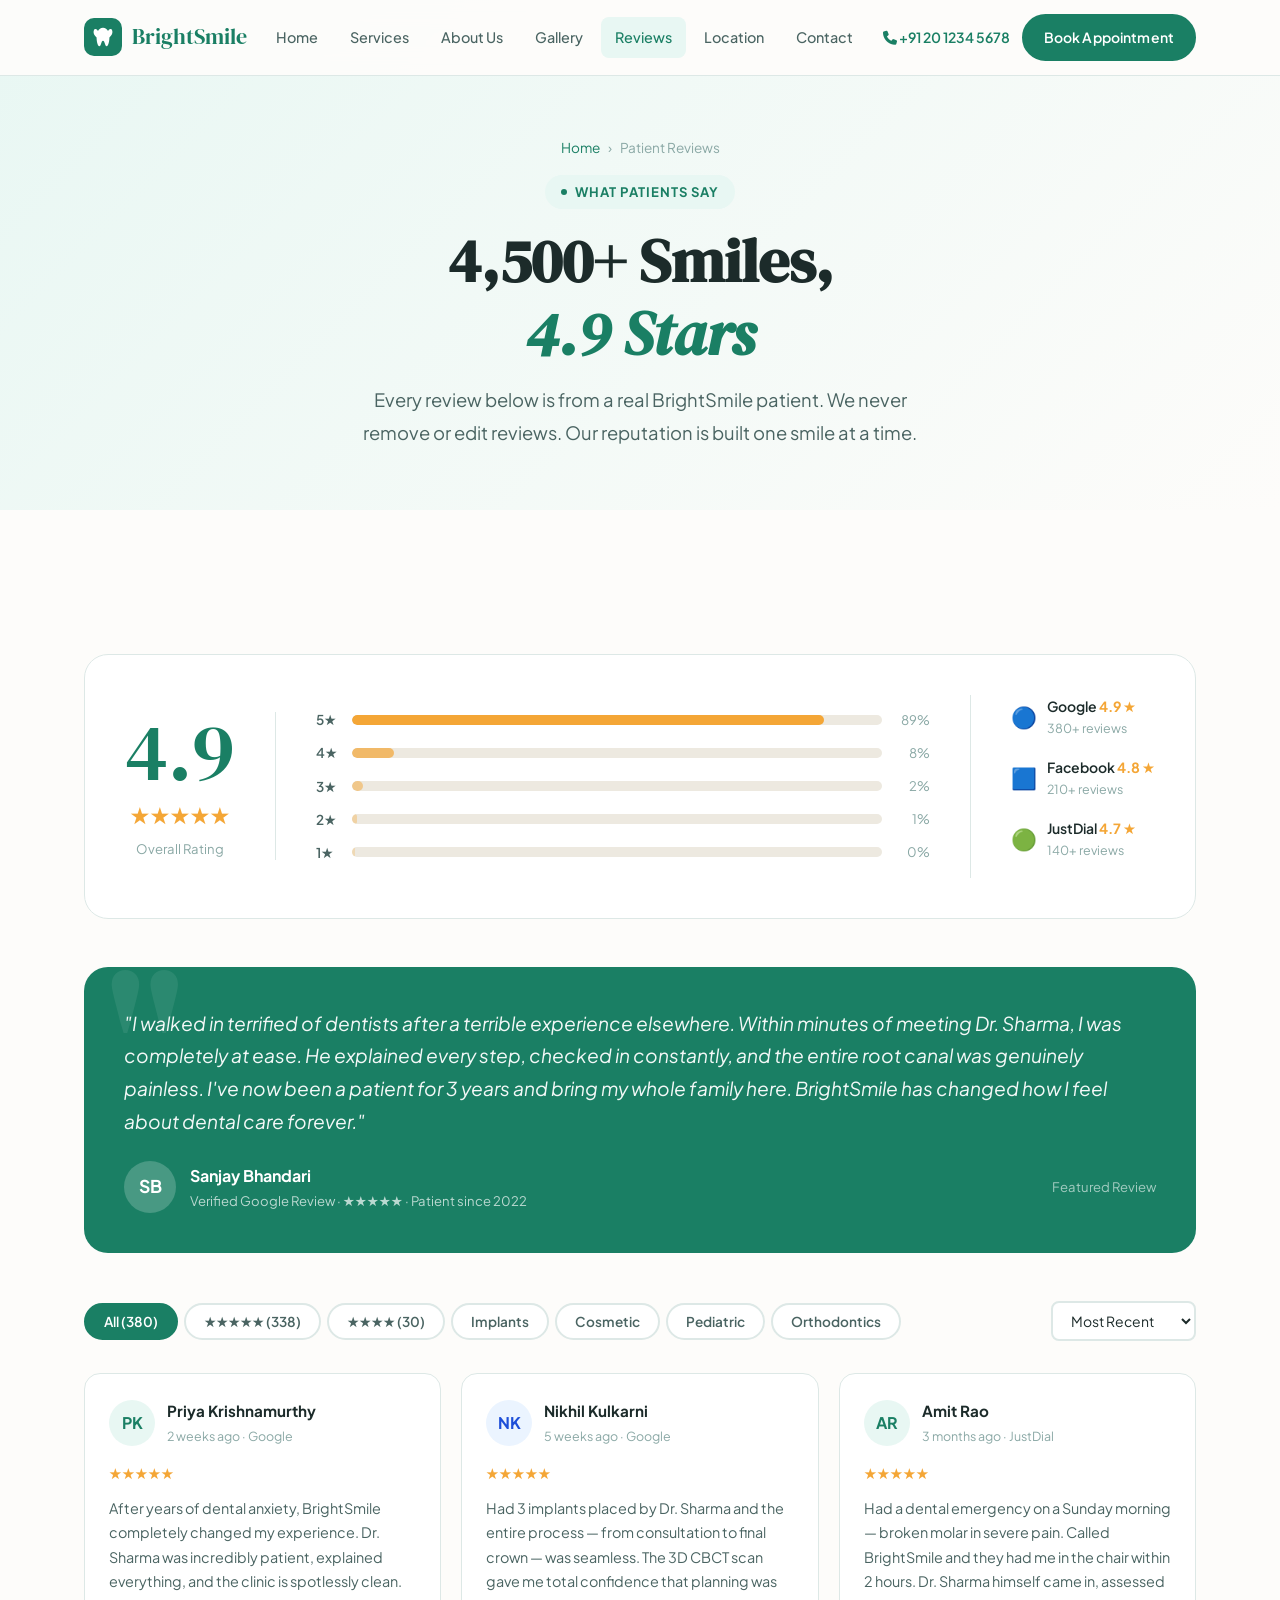
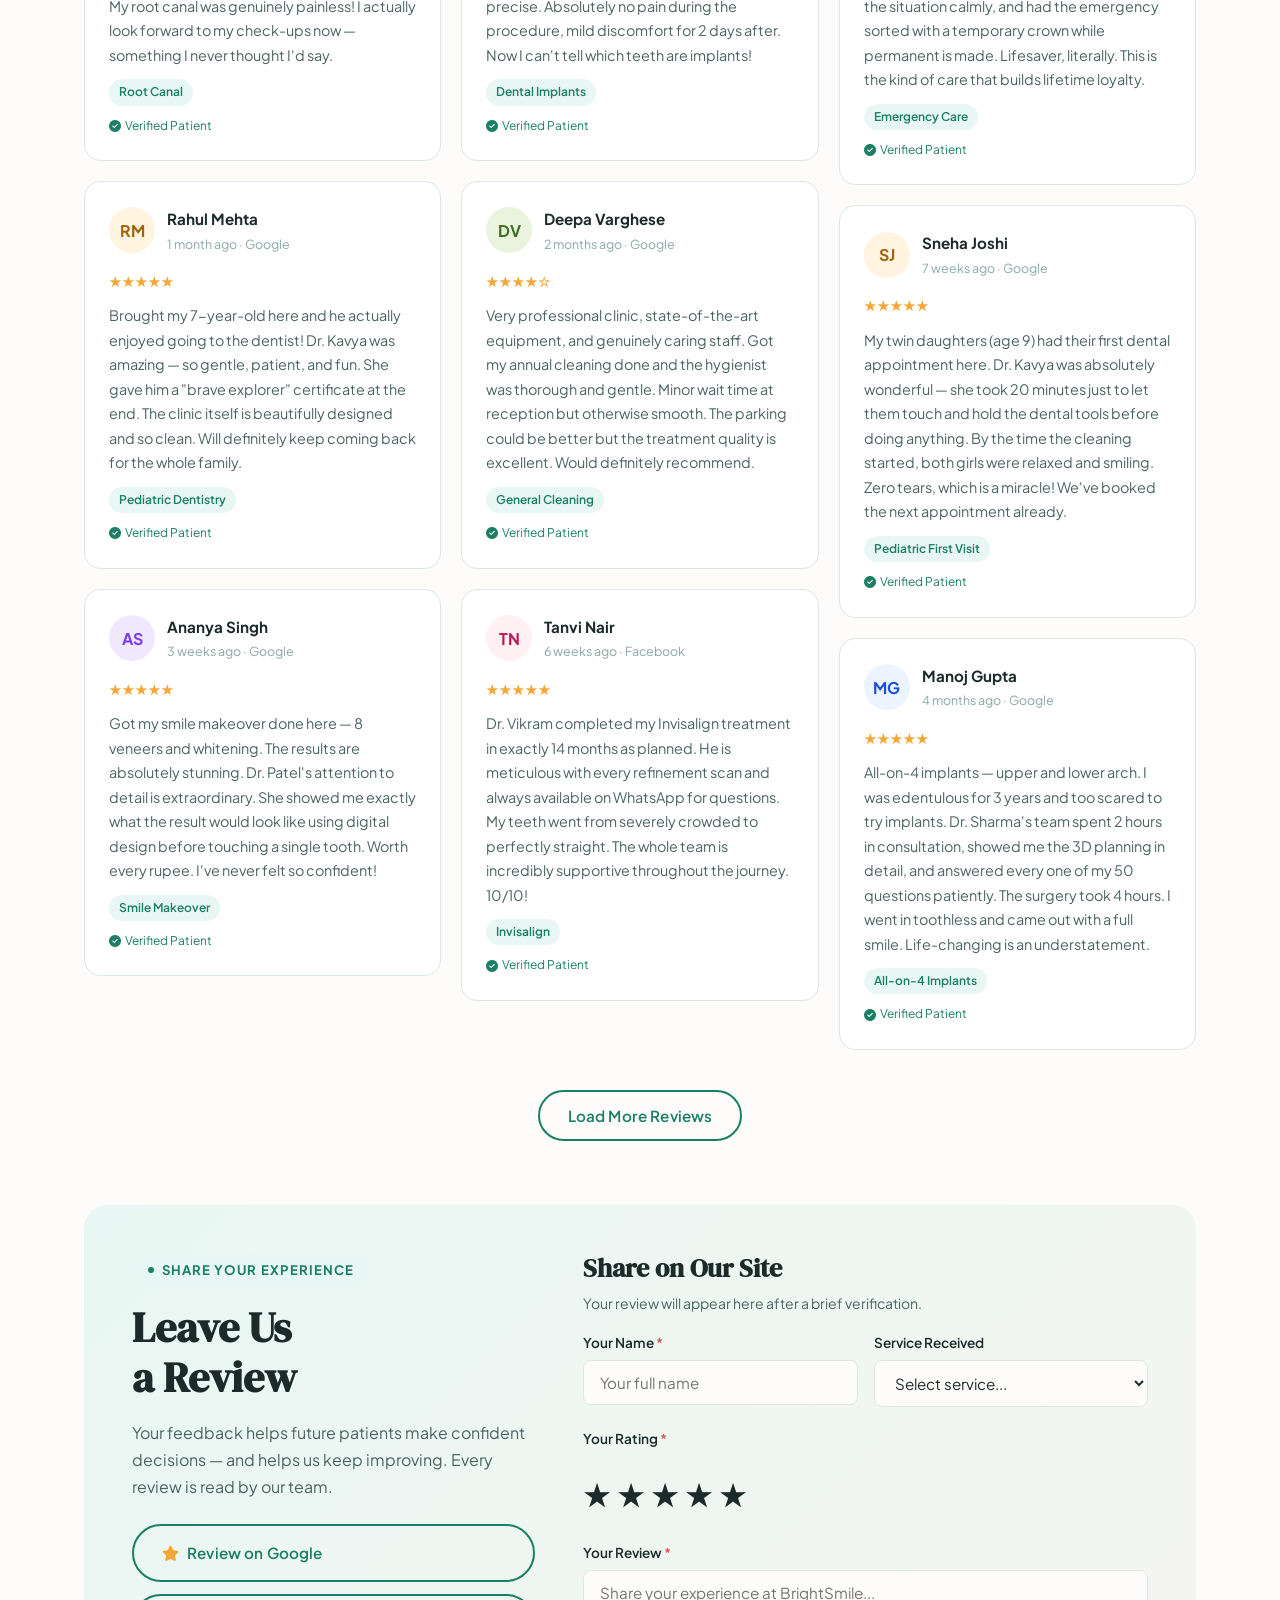
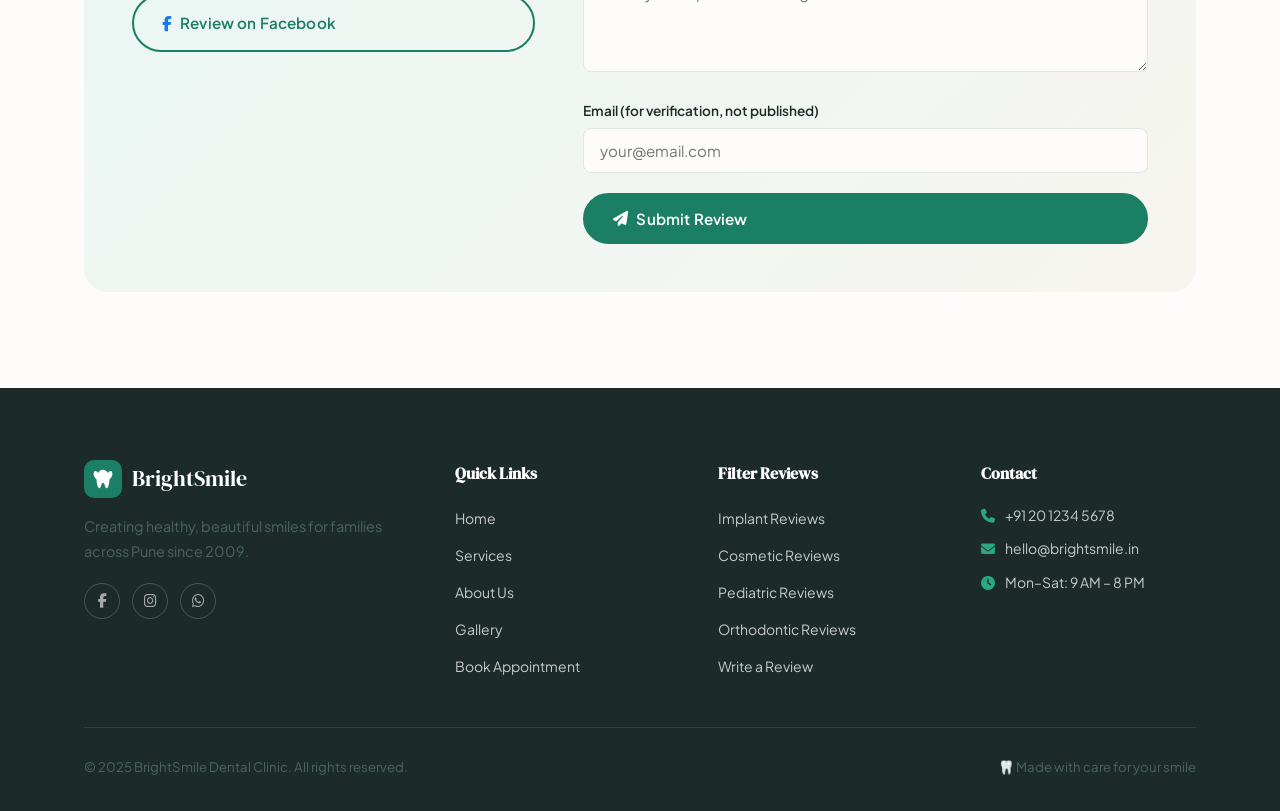
<file: reviews.html>
<!DOCTYPE html>
<html lang="en">
<head>
  <meta charset="UTF-8">
  <meta name="viewport" content="width=device-width, initial-scale=1.0">
  <title>Patient Reviews — BrightSmile Dental Clinic</title>
  <meta name="description" content="Read genuine patient reviews for BrightSmile Dental Clinic. Rated 4.9/5 on Google with 380+ reviews. Share your own experience too.">
  <link rel="stylesheet" href="css/style.css">
  <link rel="stylesheet" href="https://cdnjs.cloudflare.com/ajax/libs/font-awesome/6.5.0/css/all.min.css">
  <style>
    /* Rating Summary Card */
    .rating-summary {
      background: var(--white); border-radius: var(--radius-lg);
      border: 1px solid var(--border); padding: 40px;
      display: grid; grid-template-columns: auto 1fr auto;
      gap: 40px; align-items: center; margin: 48px 0;
    }
    .rating-big {
      text-align: center; padding-right: 40px;
      border-right: 1px solid var(--border);
    }
    .rating-big-num {
      font-family: var(--font-display); font-size: 5rem;
      color: var(--primary); line-height: 1;
    }
    .rating-big-stars { font-size: 1.4rem; color: var(--accent); margin: 4px 0; }
    .rating-big-label { font-size: 0.82rem; color: var(--text-muted); }

    .rating-bars { flex: 1; display: flex; flex-direction: column; gap: 10px; }
    .rating-row { display: flex; align-items: center; gap: 12px; }
    .rating-row-label { font-size: 0.85rem; font-weight: 600; width: 24px; color: var(--text-mid); }
    .rating-bar-wrap {
      flex: 1; height: 10px; background: var(--sand);
      border-radius: 5px; overflow: hidden;
    }
    .rating-bar-fill {
      height: 100%; background: var(--accent); border-radius: 5px;
      transition: width 1s ease;
    }
    .rating-row-pct { font-size: 0.82rem; color: var(--text-muted); width: 36px; text-align: right; }

    .rating-platforms { padding-left: 40px; border-left: 1px solid var(--border); }
    .platform-item {
      display: flex; align-items: center; gap: 10px;
      margin-bottom: 16px; font-size: 0.875rem;
    }
    .platform-icon { font-size: 1.3rem; }
    .platform-name { font-weight: 600; }
    .platform-score { color: var(--accent); font-weight: 700; }
    .platform-count { color: var(--text-muted); font-size: 0.78rem; }

    /* Reviews Controls */
    .reviews-controls {
      display: flex; align-items: center; justify-content: space-between;
      flex-wrap: wrap; gap: 16px; margin-bottom: 32px;
    }
    .reviews-filter-tabs { display: flex; gap: 6px; flex-wrap: wrap; }
    .rev-tab {
      padding: 8px 18px; border-radius: 99px; border: 2px solid var(--border);
      background: var(--white); font-size: 0.85rem; font-weight: 600;
      color: var(--text-mid); cursor: pointer; transition: var(--transition);
    }
    .rev-tab.active { background: var(--primary); color: white; border-color: var(--primary); }
    .reviews-sort select {
      padding: 8px 14px; border: 2px solid var(--border);
      border-radius: var(--radius-sm); font-size: 0.875rem;
      background: var(--white); color: var(--text-dark); outline: none;
      cursor: pointer;
    }

    /* Review Cards */
    .reviews-masonry {
      columns: 3; column-gap: 20px;
    }
    .review-card-full {
      background: var(--white); border-radius: var(--radius-md);
      border: 1px solid var(--border); padding: 24px;
      margin-bottom: 20px; break-inside: avoid;
      transition: var(--transition);
    }
    .review-card-full:hover { box-shadow: var(--shadow-md); border-color: var(--primary-pale); }
    .review-header { display: flex; align-items: flex-start; justify-content: space-between; margin-bottom: 14px; }
    .reviewer-info { display: flex; align-items: center; gap: 12px; }
    .reviewer-av {
      width: 46px; height: 46px; border-radius: 50%;
      display: flex; align-items: center; justify-content: center;
      font-weight: 700; font-size: 1rem; flex-shrink: 0;
    }
    .reviewer-meta { }
    .reviewer-nm { font-weight: 700; font-size: 0.95rem; }
    .reviewer-dt { font-size: 0.78rem; color: var(--text-muted); margin-top: 2px; }
    .review-source { font-size: 0.72rem; color: var(--text-muted); }
    .review-stars-sm { color: var(--accent); font-size: 0.9rem; margin-bottom: 10px; }
    .review-body { font-size: 0.9rem; line-height: 1.7; color: var(--text-mid); }
    .review-tag {
      display: inline-block; margin-top: 12px;
      background: var(--primary-pale); color: var(--primary);
      padding: 3px 10px; border-radius: 99px; font-size: 0.75rem; font-weight: 600;
    }
    .review-verified {
      display: flex; align-items: center; gap: 4px;
      font-size: 0.75rem; color: var(--primary); margin-top: 10px;
    }

    /* Write a Review */
    .write-review-section {
      background: linear-gradient(135deg, var(--primary-pale), var(--cream));
      border-radius: var(--radius-lg); padding: 48px; margin-top: 64px;
    }
    .write-review-grid {
      display: grid; grid-template-columns: 1fr 1.4fr; gap: 48px; align-items: start;
    }
    .star-select { display: flex; gap: 6px; margin: 16px 0; }
    .star-btn {
      font-size: 2rem; cursor: pointer; transition: var(--transition);
      filter: grayscale(1) opacity(0.4);
    }
    .star-btn.active, .star-btn:hover { filter: none; }

    /* Featured Review */
    .featured-review {
      background: var(--primary); border-radius: var(--radius-lg);
      padding: 40px; color: white; margin-bottom: 48px; position: relative; overflow: hidden;
    }
    .featured-review::before {
      content: '"'; font-family: var(--font-display); font-size: 12rem;
      position: absolute; top: -20px; left: 20px; color: rgba(255,255,255,0.08);
      line-height: 1;
    }
    .featured-review blockquote {
      font-size: 1.2rem; line-height: 1.7; color: rgba(255,255,255,0.95);
      margin-bottom: 24px; position: relative; z-index: 1; font-style: italic;
    }
    .featured-reviewer { display: flex; align-items: center; gap: 14px; position: relative; z-index: 1; }
    .featured-avatar {
      width: 52px; height: 52px; border-radius: 50%;
      background: rgba(255,255,255,0.2); display: flex;
      align-items: center; justify-content: center;
      font-weight: 700; font-size: 1.1rem; color: white;
    }
    .featured-name { font-weight: 700; color: white; }
    .featured-info { font-size: 0.82rem; color: rgba(255,255,255,0.7); }

    @media (max-width: 1024px) {
      .reviews-masonry { columns: 2; }
      .rating-summary { grid-template-columns: 1fr; gap: 24px; }
      .rating-big, .rating-platforms { border: none; padding: 0; text-align: left; }
    }
    @media (max-width: 768px) {
      .reviews-masonry { columns: 1; }
      .write-review-grid { grid-template-columns: 1fr; }
    }
  </style>
</head>
<body>

<!-- ─── NAVBAR ─── -->
<nav class="navbar" id="navbar">
  <div class="navbar-inner">
    <a href="index.html" class="logo">
      <div class="logo-icon">
        <svg viewBox="0 0 24 24"><path d="M12 2C9.5 2 7.5 3.5 6.5 5.5C5.5 3.5 3 2 2 5C1 8 3 11 5 12.5C5 16 6 22 8 22C9 22 9.5 20.5 10 19C10.5 17.5 11 16 12 16C13 16 13.5 17.5 14 19C14.5 20.5 15 22 16 22C18 22 19 16 19 12.5C21 11 23 8 22 5C21 2 18.5 3.5 17.5 5.5C16.5 3.5 14.5 2 12 2Z"/></svg>
      </div>
      BrightSmile
    </a>
    <ul class="nav-links">
      <li><a href="index.html">Home</a></li>
      <li><a href="services.html">Services</a></li>
      <li><a href="about.html">About Us</a></li>
      <li><a href="gallery.html">Gallery</a></li>
      <li><a href="reviews.html" class="active">Reviews</a></li>
      <li><a href="location.html">Location</a></li>
      <li><a href="contact.html">Contact</a></li>
    </ul>
    <div class="nav-cta">
      <span class="nav-phone"><i class="fas fa-phone"></i> +91 20 1234 5678</span>
      <a href="appointment.html" class="btn btn-primary btn-sm">Book Appointment</a>
    </div>
    <div class="hamburger" id="hamburger"><span></span><span></span><span></span></div>
  </div>
</nav>
<div class="mobile-nav" id="mobileNav">
  <a href="index.html">🏠 Home</a>
  <a href="services.html">🦷 Services</a>
  <a href="about.html">👨‍⚕️ About Us</a>
  <a href="gallery.html">🖼 Gallery</a>
  <a href="reviews.html">⭐ Reviews</a>
  <a href="location.html">📍 Location</a>
  <a href="contact.html">✉️ Contact</a>
  <a href="appointment.html" style="background:var(--primary);color:white;text-align:center;margin-top:8px;border-radius:var(--radius-sm);">📅 Book Appointment</a>
</div>

<!-- ─── PAGE HERO ─── -->
<section class="page-hero">
  <div class="container">
    <div class="breadcrumb">
      <a href="index.html">Home</a><span>›</span><span>Patient Reviews</span>
    </div>
    <div class="section-label" style="margin:0 auto 16px">What Patients Say</div>
    <h1>4,500+ Smiles,<br><em style="color:var(--primary)">4.9 Stars</em></h1>
    <p class="lead" style="margin-top:12px;max-width:580px;margin-left:auto;margin-right:auto">
      Every review below is from a real BrightSmile patient. We never remove or edit reviews. Our reputation is built one smile at a time.
    </p>
  </div>
</section>

<section class="section">
  <div class="container">

    <!-- Rating Summary -->
    <div class="rating-summary" data-animate>
      <div class="rating-big">
        <div class="rating-big-num">4.9</div>
        <div class="rating-big-stars">★★★★★</div>
        <div class="rating-big-label">Overall Rating</div>
      </div>
      <div class="rating-bars">
        <div class="rating-row">
          <div class="rating-row-label">5★</div>
          <div class="rating-bar-wrap"><div class="rating-bar-fill" style="width:89%"></div></div>
          <div class="rating-row-pct">89%</div>
        </div>
        <div class="rating-row">
          <div class="rating-row-label">4★</div>
          <div class="rating-bar-wrap"><div class="rating-bar-fill" style="width:8%;opacity:0.7"></div></div>
          <div class="rating-row-pct">8%</div>
        </div>
        <div class="rating-row">
          <div class="rating-row-label">3★</div>
          <div class="rating-bar-wrap"><div class="rating-bar-fill" style="width:2%;opacity:0.5"></div></div>
          <div class="rating-row-pct">2%</div>
        </div>
        <div class="rating-row">
          <div class="rating-row-label">2★</div>
          <div class="rating-bar-wrap"><div class="rating-bar-fill" style="width:1%;opacity:0.35"></div></div>
          <div class="rating-row-pct">1%</div>
        </div>
        <div class="rating-row">
          <div class="rating-row-label">1★</div>
          <div class="rating-bar-wrap"><div class="rating-bar-fill" style="width:0.5%;opacity:0.25"></div></div>
          <div class="rating-row-pct">0%</div>
        </div>
      </div>
      <div class="rating-platforms">
        <div class="platform-item">
          <div class="platform-icon">🔵</div>
          <div>
            <div class="platform-name">Google <span class="platform-score">4.9 ★</span></div>
            <div class="platform-count">380+ reviews</div>
          </div>
        </div>
        <div class="platform-item">
          <div class="platform-icon">🟦</div>
          <div>
            <div class="platform-name">Facebook <span class="platform-score">4.8 ★</span></div>
            <div class="platform-count">210+ reviews</div>
          </div>
        </div>
        <div class="platform-item">
          <div class="platform-icon">🟢</div>
          <div>
            <div class="platform-name">JustDial <span class="platform-score">4.7 ★</span></div>
            <div class="platform-count">140+ reviews</div>
          </div>
        </div>
      </div>
    </div>

    <!-- Featured Review -->
    <div class="featured-review" data-animate>
      <blockquote>"I walked in terrified of dentists after a terrible experience elsewhere. Within minutes of meeting Dr. Sharma, I was completely at ease. He explained every step, checked in constantly, and the entire root canal was genuinely painless. I've now been a patient for 3 years and bring my whole family here. BrightSmile has changed how I feel about dental care forever."</blockquote>
      <div class="featured-reviewer">
        <div class="featured-avatar">SB</div>
        <div>
          <div class="featured-name">Sanjay Bhandari</div>
          <div class="featured-info">Verified Google Review · ★★★★★ · Patient since 2022</div>
        </div>
        <div style="margin-left:auto;color:rgba(255,255,255,0.6);font-size:0.82rem">Featured Review</div>
      </div>
    </div>

    <!-- Controls -->
    <div class="reviews-controls">
      <div class="reviews-filter-tabs" id="revTabs">
        <button class="rev-tab active" data-filter="all">All (380)</button>
        <button class="rev-tab" data-filter="5">★★★★★ (338)</button>
        <button class="rev-tab" data-filter="4">★★★★ (30)</button>
        <button class="rev-tab" data-filter="implants">Implants</button>
        <button class="rev-tab" data-filter="cosmetic">Cosmetic</button>
        <button class="rev-tab" data-filter="kids">Pediatric</button>
        <button class="rev-tab" data-filter="ortho">Orthodontics</button>
      </div>
      <div class="reviews-sort">
        <select id="sortReviews">
          <option value="recent">Most Recent</option>
          <option value="helpful">Most Helpful</option>
          <option value="high">Highest Rated</option>
        </select>
      </div>
    </div>

    <!-- Reviews Grid -->
    <div class="reviews-masonry" id="reviewsGrid">

      <div class="review-card-full" data-stars="5" data-cat="cosmetic">
        <div class="review-header">
          <div class="reviewer-info">
            <div class="reviewer-av" style="background:#E8F7F3;color:var(--primary)">PK</div>
            <div class="reviewer-meta">
              <div class="reviewer-nm">Priya Krishnamurthy</div>
              <div class="reviewer-dt">2 weeks ago · Google</div>
            </div>
          </div>
        </div>
        <div class="review-stars-sm">★★★★★</div>
        <div class="review-body">After years of dental anxiety, BrightSmile completely changed my experience. Dr. Sharma was incredibly patient, explained everything, and the clinic is spotlessly clean. My root canal was genuinely painless! I actually look forward to my check-ups now — something I never thought I'd say.</div>
        <span class="review-tag">Root Canal</span>
        <div class="review-verified"><i class="fas fa-check-circle"></i> Verified Patient</div>
      </div>

      <div class="review-card-full" data-stars="5" data-cat="kids">
        <div class="review-header">
          <div class="reviewer-info">
            <div class="reviewer-av" style="background:#FFF4E0;color:#A0620A">RM</div>
            <div class="reviewer-meta">
              <div class="reviewer-nm">Rahul Mehta</div>
              <div class="reviewer-dt">1 month ago · Google</div>
            </div>
          </div>
        </div>
        <div class="review-stars-sm">★★★★★</div>
        <div class="review-body">Brought my 7-year-old here and he actually enjoyed going to the dentist! Dr. Kavya was amazing — so gentle, patient, and fun. She gave him a "brave explorer" certificate at the end. The clinic itself is beautifully designed and so clean. Will definitely keep coming back for the whole family.</div>
        <span class="review-tag">Pediatric Dentistry</span>
        <div class="review-verified"><i class="fas fa-check-circle"></i> Verified Patient</div>
      </div>

      <div class="review-card-full" data-stars="5" data-cat="cosmetic">
        <div class="review-header">
          <div class="reviewer-info">
            <div class="reviewer-av" style="background:#F0E8FE;color:#7C3AED">AS</div>
            <div class="reviewer-meta">
              <div class="reviewer-nm">Ananya Singh</div>
              <div class="reviewer-dt">3 weeks ago · Google</div>
            </div>
          </div>
        </div>
        <div class="review-stars-sm">★★★★★</div>
        <div class="review-body">Got my smile makeover done here — 8 veneers and whitening. The results are absolutely stunning. Dr. Patel's attention to detail is extraordinary. She showed me exactly what the result would look like using digital design before touching a single tooth. Worth every rupee. I've never felt so confident!</div>
        <span class="review-tag">Smile Makeover</span>
        <div class="review-verified"><i class="fas fa-check-circle"></i> Verified Patient</div>
      </div>

      <div class="review-card-full" data-stars="5" data-cat="implants">
        <div class="review-header">
          <div class="reviewer-info">
            <div class="reviewer-av" style="background:#EBF4FF;color:#1D4ED8">NK</div>
            <div class="reviewer-meta">
              <div class="reviewer-nm">Nikhil Kulkarni</div>
              <div class="reviewer-dt">5 weeks ago · Google</div>
            </div>
          </div>
        </div>
        <div class="review-stars-sm">★★★★★</div>
        <div class="review-body">Had 3 implants placed by Dr. Sharma and the entire process — from consultation to final crown — was seamless. The 3D CBCT scan gave me total confidence that planning was precise. Absolutely no pain during the procedure, mild discomfort for 2 days after. Now I can't tell which teeth are implants!</div>
        <span class="review-tag">Dental Implants</span>
        <div class="review-verified"><i class="fas fa-check-circle"></i> Verified Patient</div>
      </div>

      <div class="review-card-full" data-stars="4" data-cat="all">
        <div class="review-header">
          <div class="reviewer-info">
            <div class="reviewer-av" style="background:#EAF3DE;color:#3B6E22">DV</div>
            <div class="reviewer-meta">
              <div class="reviewer-nm">Deepa Varghese</div>
              <div class="reviewer-dt">2 months ago · Google</div>
            </div>
          </div>
        </div>
        <div class="review-stars-sm">★★★★☆</div>
        <div class="review-body">Very professional clinic, state-of-the-art equipment, and genuinely caring staff. Got my annual cleaning done and the hygienist was thorough and gentle. Minor wait time at reception but otherwise smooth. The parking could be better but the treatment quality is excellent. Would definitely recommend.</div>
        <span class="review-tag">General Cleaning</span>
        <div class="review-verified"><i class="fas fa-check-circle"></i> Verified Patient</div>
      </div>

      <div class="review-card-full" data-stars="5" data-cat="ortho">
        <div class="review-header">
          <div class="reviewer-info">
            <div class="reviewer-av" style="background:#FFF0F3;color:#BE185D">TN</div>
            <div class="reviewer-meta">
              <div class="reviewer-nm">Tanvi Nair</div>
              <div class="reviewer-dt">6 weeks ago · Facebook</div>
            </div>
          </div>
        </div>
        <div class="review-stars-sm">★★★★★</div>
        <div class="review-body">Dr. Vikram completed my Invisalign treatment in exactly 14 months as planned. He is meticulous with every refinement scan and always available on WhatsApp for questions. My teeth went from severely crowded to perfectly straight. The whole team is incredibly supportive throughout the journey. 10/10!</div>
        <span class="review-tag">Invisalign</span>
        <div class="review-verified"><i class="fas fa-check-circle"></i> Verified Patient</div>
      </div>

      <div class="review-card-full" data-stars="5" data-cat="all">
        <div class="review-header">
          <div class="reviewer-info">
            <div class="reviewer-av" style="background:#E8F7F3;color:var(--primary)">AR</div>
            <div class="reviewer-meta">
              <div class="reviewer-nm">Amit Rao</div>
              <div class="reviewer-dt">3 months ago · JustDial</div>
            </div>
          </div>
        </div>
        <div class="review-stars-sm">★★★★★</div>
        <div class="review-body">Had a dental emergency on a Sunday morning — broken molar in severe pain. Called BrightSmile and they had me in the chair within 2 hours. Dr. Sharma himself came in, assessed the situation calmly, and had the emergency sorted with a temporary crown while permanent is made. Lifesaver, literally. This is the kind of care that builds lifetime loyalty.</div>
        <span class="review-tag">Emergency Care</span>
        <div class="review-verified"><i class="fas fa-check-circle"></i> Verified Patient</div>
      </div>

      <div class="review-card-full" data-stars="5" data-cat="kids">
        <div class="review-header">
          <div class="reviewer-info">
            <div class="reviewer-av" style="background:#FFF4E0;color:#A0620A">SJ</div>
            <div class="reviewer-meta">
              <div class="reviewer-nm">Sneha Joshi</div>
              <div class="reviewer-dt">7 weeks ago · Google</div>
            </div>
          </div>
        </div>
        <div class="review-stars-sm">★★★★★</div>
        <div class="review-body">My twin daughters (age 9) had their first dental appointment here. Dr. Kavya was absolutely wonderful — she took 20 minutes just to let them touch and hold the dental tools before doing anything. By the time the cleaning started, both girls were relaxed and smiling. Zero tears, which is a miracle! We've booked the next appointment already.</div>
        <span class="review-tag">Pediatric First Visit</span>
        <div class="review-verified"><i class="fas fa-check-circle"></i> Verified Patient</div>
      </div>

      <div class="review-card-full" data-stars="5" data-cat="implants">
        <div class="review-header">
          <div class="reviewer-info">
            <div class="reviewer-av" style="background:#EBF4FF;color:#1D4ED8">MG</div>
            <div class="reviewer-meta">
              <div class="reviewer-nm">Manoj Gupta</div>
              <div class="reviewer-dt">4 months ago · Google</div>
            </div>
          </div>
        </div>
        <div class="review-stars-sm">★★★★★</div>
        <div class="review-body">All-on-4 implants — upper and lower arch. I was edentulous for 3 years and too scared to try implants. Dr. Sharma's team spent 2 hours in consultation, showed me the 3D planning in detail, and answered every one of my 50 questions patiently. The surgery took 4 hours. I went in toothless and came out with a full smile. Life-changing is an understatement.</div>
        <span class="review-tag">All-on-4 Implants</span>
        <div class="review-verified"><i class="fas fa-check-circle"></i> Verified Patient</div>
      </div>

    </div><!-- /reviews-masonry -->

    <div style="text-align:center;margin-top:40px">
      <button class="btn btn-outline" id="loadMoreBtn">Load More Reviews</button>
    </div>

    <!-- ─── WRITE A REVIEW ─── -->
    <div class="write-review-section" id="writeReview">
      <div class="write-review-grid">
        <div>
          <div class="section-label">Share Your Experience</div>
          <h2>Leave Us<br>a Review</h2>
          <p style="margin:16px 0">Your feedback helps future patients make confident decisions — and helps us keep improving. Every review is read by our team.</p>
          <div style="display:flex;flex-direction:column;gap:12px;margin-top:24px">
            <a href="https://g.page/r/brightsmile-dental-pune/review" target="_blank" class="btn btn-outline">
              <i class="fas fa-star" style="color:var(--accent)"></i> Review on Google
            </a>
            <a href="#" class="btn btn-outline">
              <i class="fab fa-facebook-f" style="color:#1877F2"></i> Review on Facebook
            </a>
          </div>
        </div>
        <div>
          <h3 style="margin-bottom:8px">Share on Our Site</h3>
          <p style="font-size:0.875rem;margin-bottom:16px">Your review will appear here after a brief verification.</p>
          <form data-ajax data-type="review" data-success="Thank you! Your review will appear after verification.">
            <div class="form-row">
              <div class="form-group">
                <label>Your Name <span class="form-required">*</span></label>
                <input type="text" name="name" placeholder="Your full name" required>
              </div>
              <div class="form-group">
                <label>Service Received</label>
                <select name="service">
                  <option value="">Select service...</option>
                  <option>General Dentistry</option>
                  <option>Cosmetic Dentistry</option>
                  <option>Dental Implants</option>
                  <option>Orthodontics</option>
                  <option>Pediatric Dentistry</option>
                  <option>Emergency Care</option>
                  <option>Root Canal</option>
                  <option>Gum Treatment</option>
                </select>
              </div>
            </div>
            <div class="form-group">
              <label>Your Rating <span class="form-required">*</span></label>
              <div class="star-select" id="starSelect">
                <span class="star-btn" data-val="1">★</span>
                <span class="star-btn" data-val="2">★</span>
                <span class="star-btn" data-val="3">★</span>
                <span class="star-btn" data-val="4">★</span>
                <span class="star-btn" data-val="5">★</span>
              </div>
              <input type="hidden" name="rating" id="ratingInput" value="5">
            </div>
            <div class="form-group">
              <label>Your Review <span class="form-required">*</span></label>
              <textarea name="reviewText" rows="4" placeholder="Share your experience at BrightSmile..." required></textarea>
            </div>
            <div class="form-group">
              <label>Email (for verification, not published)</label>
              <input type="email" name="email" placeholder="your@email.com">
            </div>
            <button type="submit" class="btn btn-primary" style="width:100%">
              <i class="fas fa-paper-plane"></i> Submit Review
            </button>
          </form>
        </div>
      </div>
    </div>

  </div>
</section>

<!-- ─── FOOTER ─── -->
<footer>
  <div class="container">
    <div class="footer-grid">
      <div class="footer-brand">
        <a href="index.html" class="logo">
          <div class="logo-icon"><svg viewBox="0 0 24 24"><path d="M12 2C9.5 2 7.5 3.5 6.5 5.5C5.5 3.5 3 2 2 5C1 8 3 11 5 12.5C5 16 6 22 8 22C9 22 9.5 20.5 10 19C10.5 17.5 11 16 12 16C13 16 13.5 17.5 14 19C14.5 20.5 15 22 16 22C18 22 19 16 19 12.5C21 11 23 8 22 5C21 2 18.5 3.5 17.5 5.5C16.5 3.5 14.5 2 12 2Z"/></svg></div>
          BrightSmile
        </a>
        <p>Creating healthy, beautiful smiles for families across Pune since 2009.</p>
        <div class="social-links" style="margin-top:20px">
          <a href="#" class="social-link"><i class="fab fa-facebook-f"></i></a>
          <a href="#" class="social-link"><i class="fab fa-instagram"></i></a>
          <a href="#" class="social-link"><i class="fab fa-whatsapp"></i></a>
        </div>
      </div>
      <div class="footer-col">
        <h5>Quick Links</h5>
        <ul class="footer-links">
          <li><a href="index.html">Home</a></li>
          <li><a href="services.html">Services</a></li>
          <li><a href="about.html">About Us</a></li>
          <li><a href="gallery.html">Gallery</a></li>
          <li><a href="appointment.html">Book Appointment</a></li>
        </ul>
      </div>
      <div class="footer-col">
        <h5>Filter Reviews</h5>
        <ul class="footer-links">
          <li><a href="#" onclick="filterRevs('implants')">Implant Reviews</a></li>
          <li><a href="#" onclick="filterRevs('cosmetic')">Cosmetic Reviews</a></li>
          <li><a href="#" onclick="filterRevs('kids')">Pediatric Reviews</a></li>
          <li><a href="#" onclick="filterRevs('ortho')">Orthodontic Reviews</a></li>
          <li><a href="#writeReview">Write a Review</a></li>
        </ul>
      </div>
      <div class="footer-col">
        <h5>Contact</h5>
        <div class="footer-contact">
          <div class="footer-contact-item"><span class="footer-contact-icon"><i class="fas fa-phone"></i></span><span>+91 20 1234 5678</span></div>
          <div class="footer-contact-item"><span class="footer-contact-icon"><i class="fas fa-envelope"></i></span><span>hello@brightsmile.in</span></div>
          <div class="footer-contact-item"><span class="footer-contact-icon"><i class="fas fa-clock"></i></span><span>Mon–Sat: 9 AM – 8 PM</span></div>
        </div>
      </div>
    </div>
    <div class="footer-bottom">
      <p>© 2025 BrightSmile Dental Clinic. All rights reserved.</p>
      <p>🦷 Made with care for your smile</p>
    </div>
  </div>
</footer>

<script src="js/main.js"></script>
<script>
// Filter reviews
function filterRevs(cat) {
  document.querySelectorAll('.rev-tab').forEach(t => t.classList.remove('active'));
  const tab = document.querySelector(`.rev-tab[data-filter="${cat}"]`);
  if (tab) tab.classList.add('active');
  document.querySelectorAll('.review-card-full').forEach(card => {
    const show = cat === 'all' || card.dataset.cat === cat ||
      (cat === '5' && card.dataset.stars === '5') ||
      (cat === '4' && card.dataset.stars === '4');
    card.style.display = show ? '' : 'none';
  });
}
document.querySelectorAll('.rev-tab').forEach(tab => {
  tab.addEventListener('click', function() {
    filterRevs(this.dataset.filter);
  });
});

// Star selector
const starBtns = document.querySelectorAll('.star-btn');
const ratingInput = document.getElementById('ratingInput');
let selectedRating = 5;
// default 5 stars active
starBtns.forEach(b => { if (parseInt(b.dataset.val) <= 5) b.classList.add('active'); });

starBtns.forEach(btn => {
  btn.addEventListener('mouseover', function() {
    const val = parseInt(this.dataset.val);
    starBtns.forEach(b => b.classList.toggle('active', parseInt(b.dataset.val) <= val));
  });
  btn.addEventListener('mouseleave', function() {
    starBtns.forEach(b => b.classList.toggle('active', parseInt(b.dataset.val) <= selectedRating));
  });
  btn.addEventListener('click', function() {
    selectedRating = parseInt(this.dataset.val);
    ratingInput.value = selectedRating;
    starBtns.forEach(b => b.classList.toggle('active', parseInt(b.dataset.val) <= selectedRating));
  });
});

// Load more (simulate)
document.getElementById('loadMoreBtn').addEventListener('click', function() {
  this.textContent = 'All reviews shown (380 on Google)';
  this.disabled = true;
  this.style.opacity = '0.5';
});
</script>
</body>
</html>
</file>
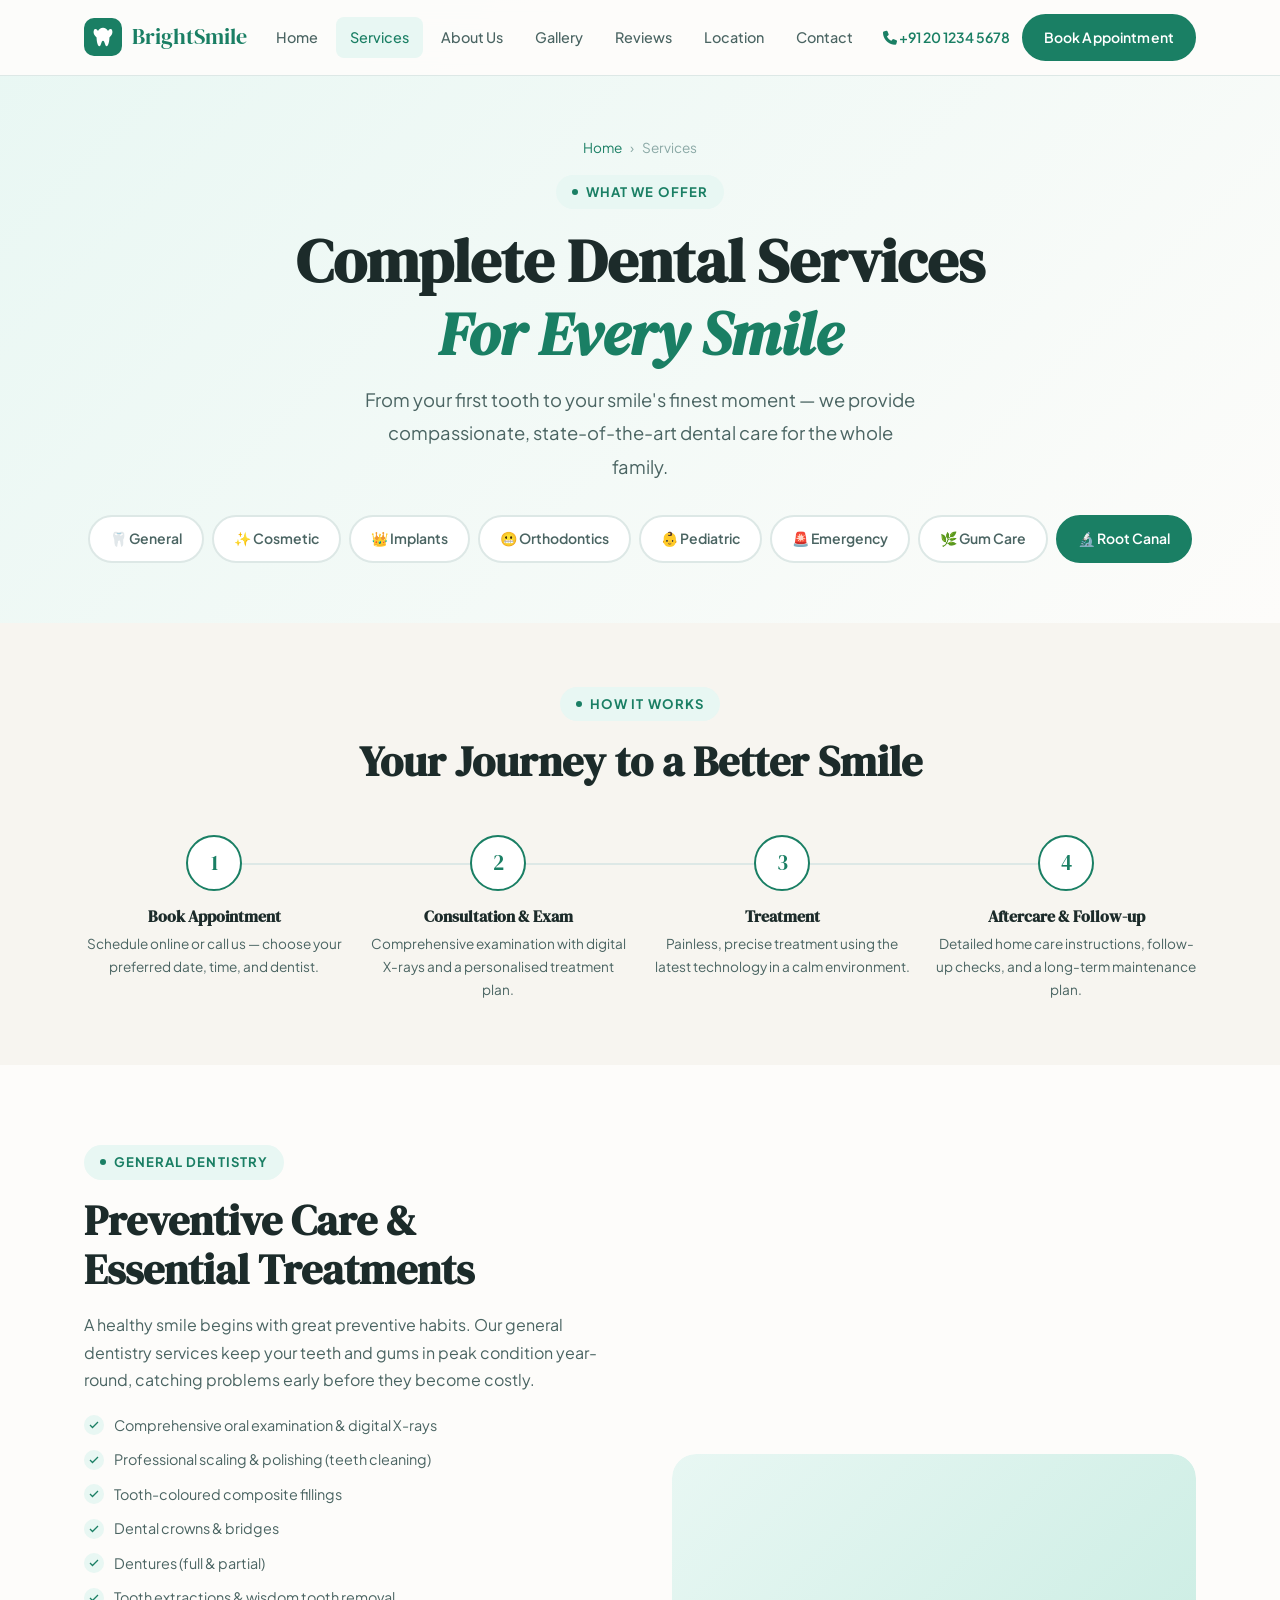
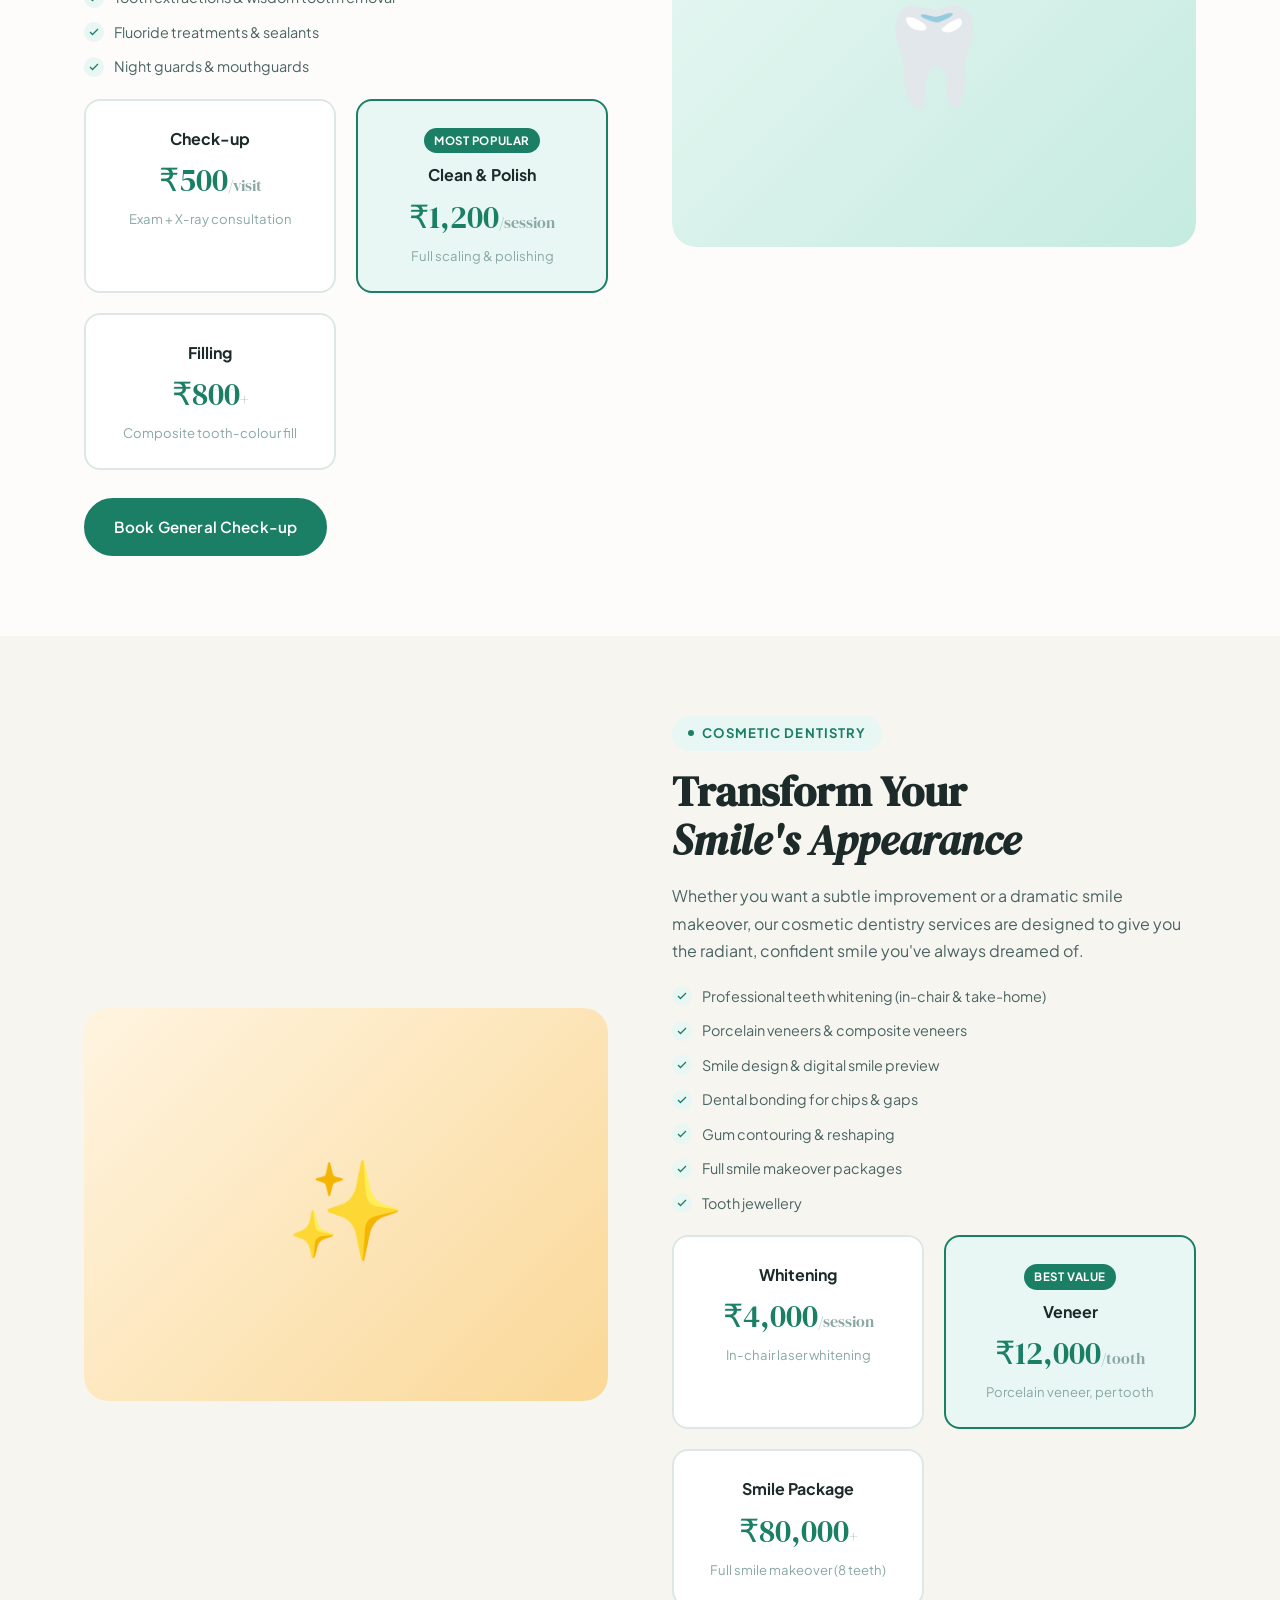
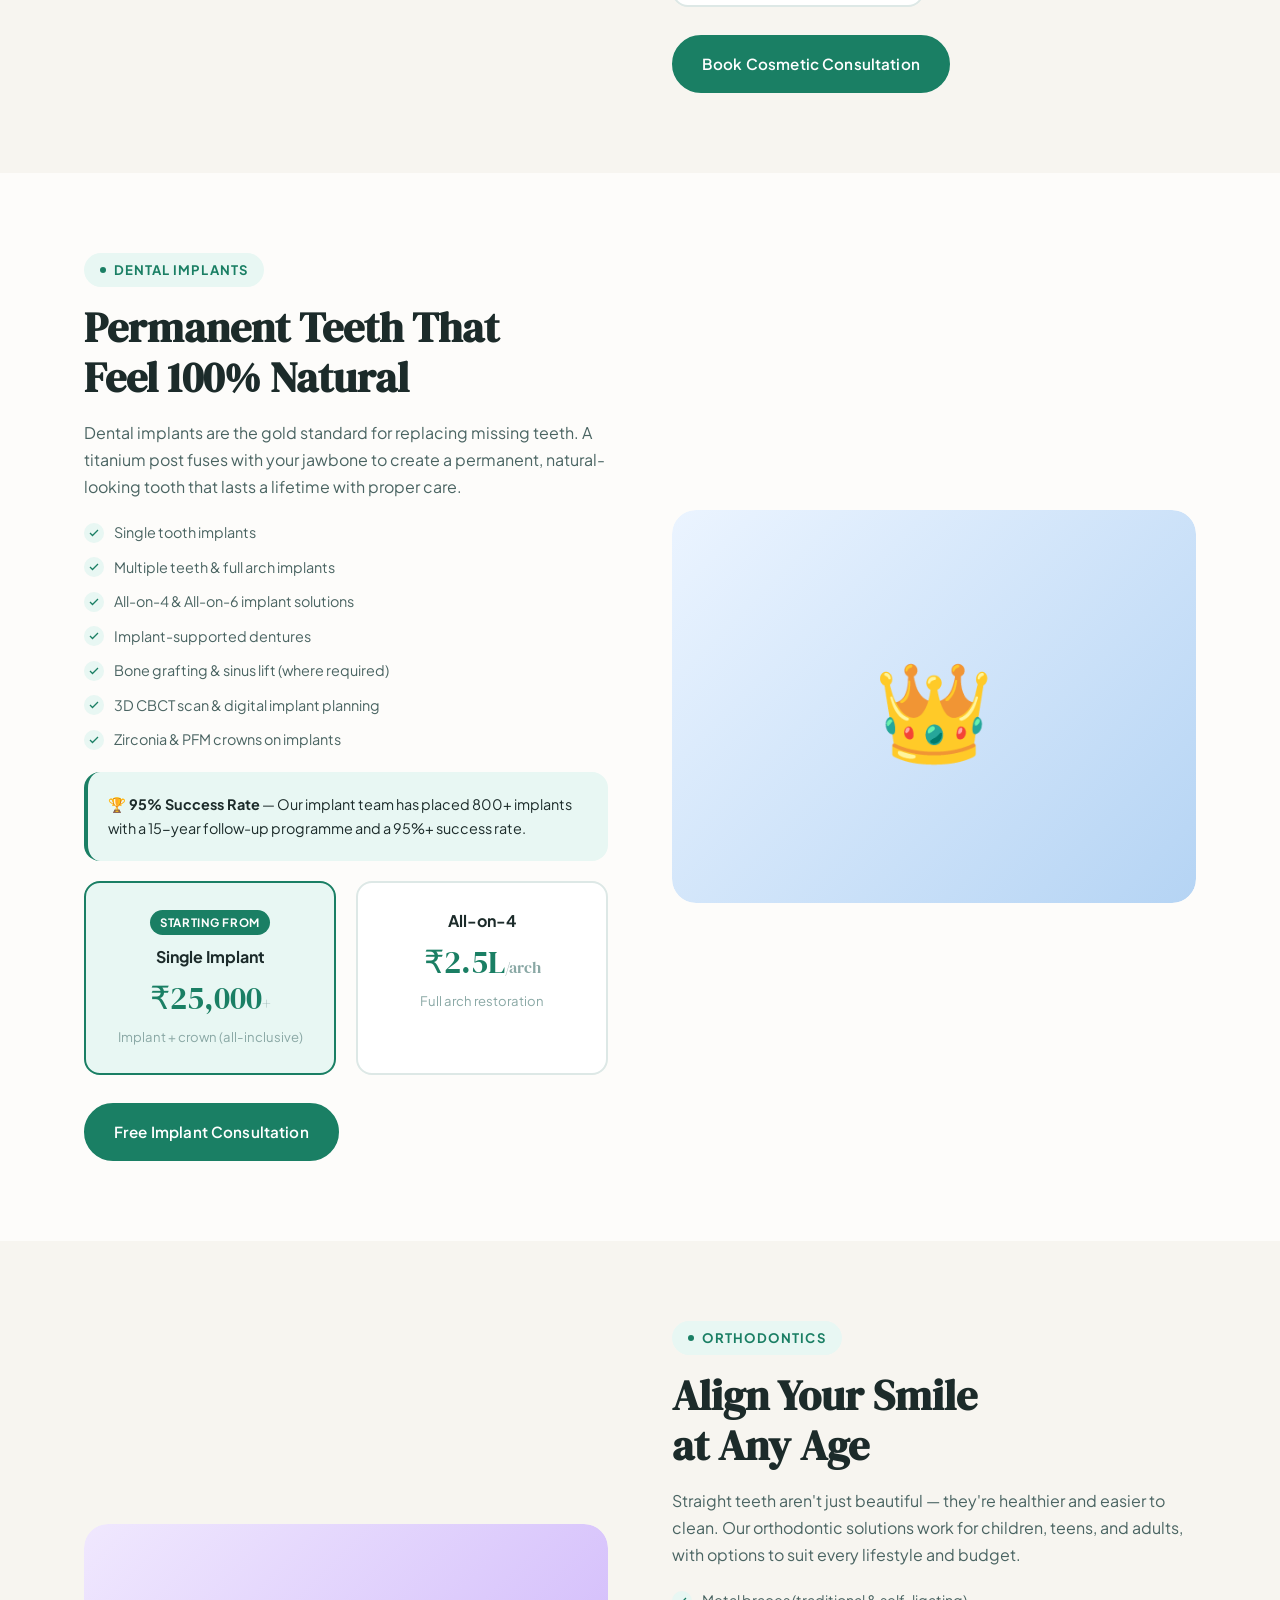
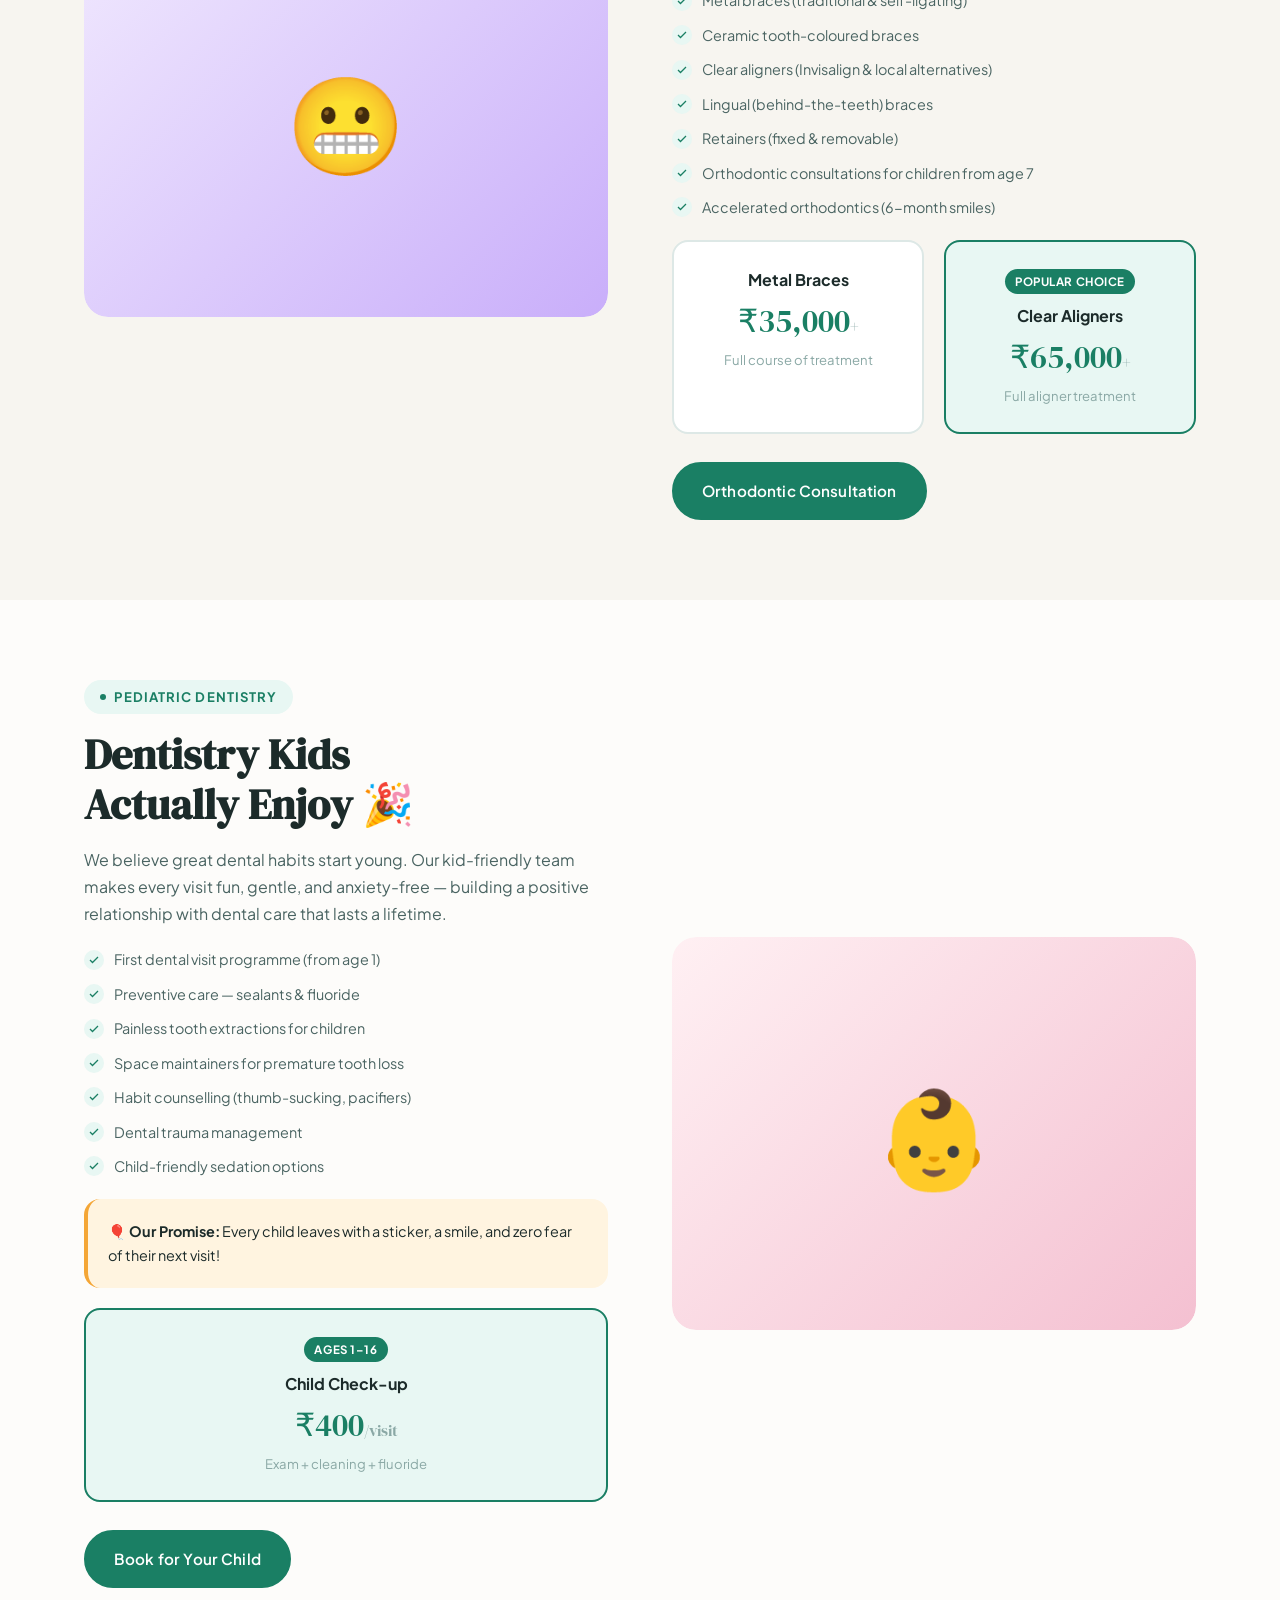
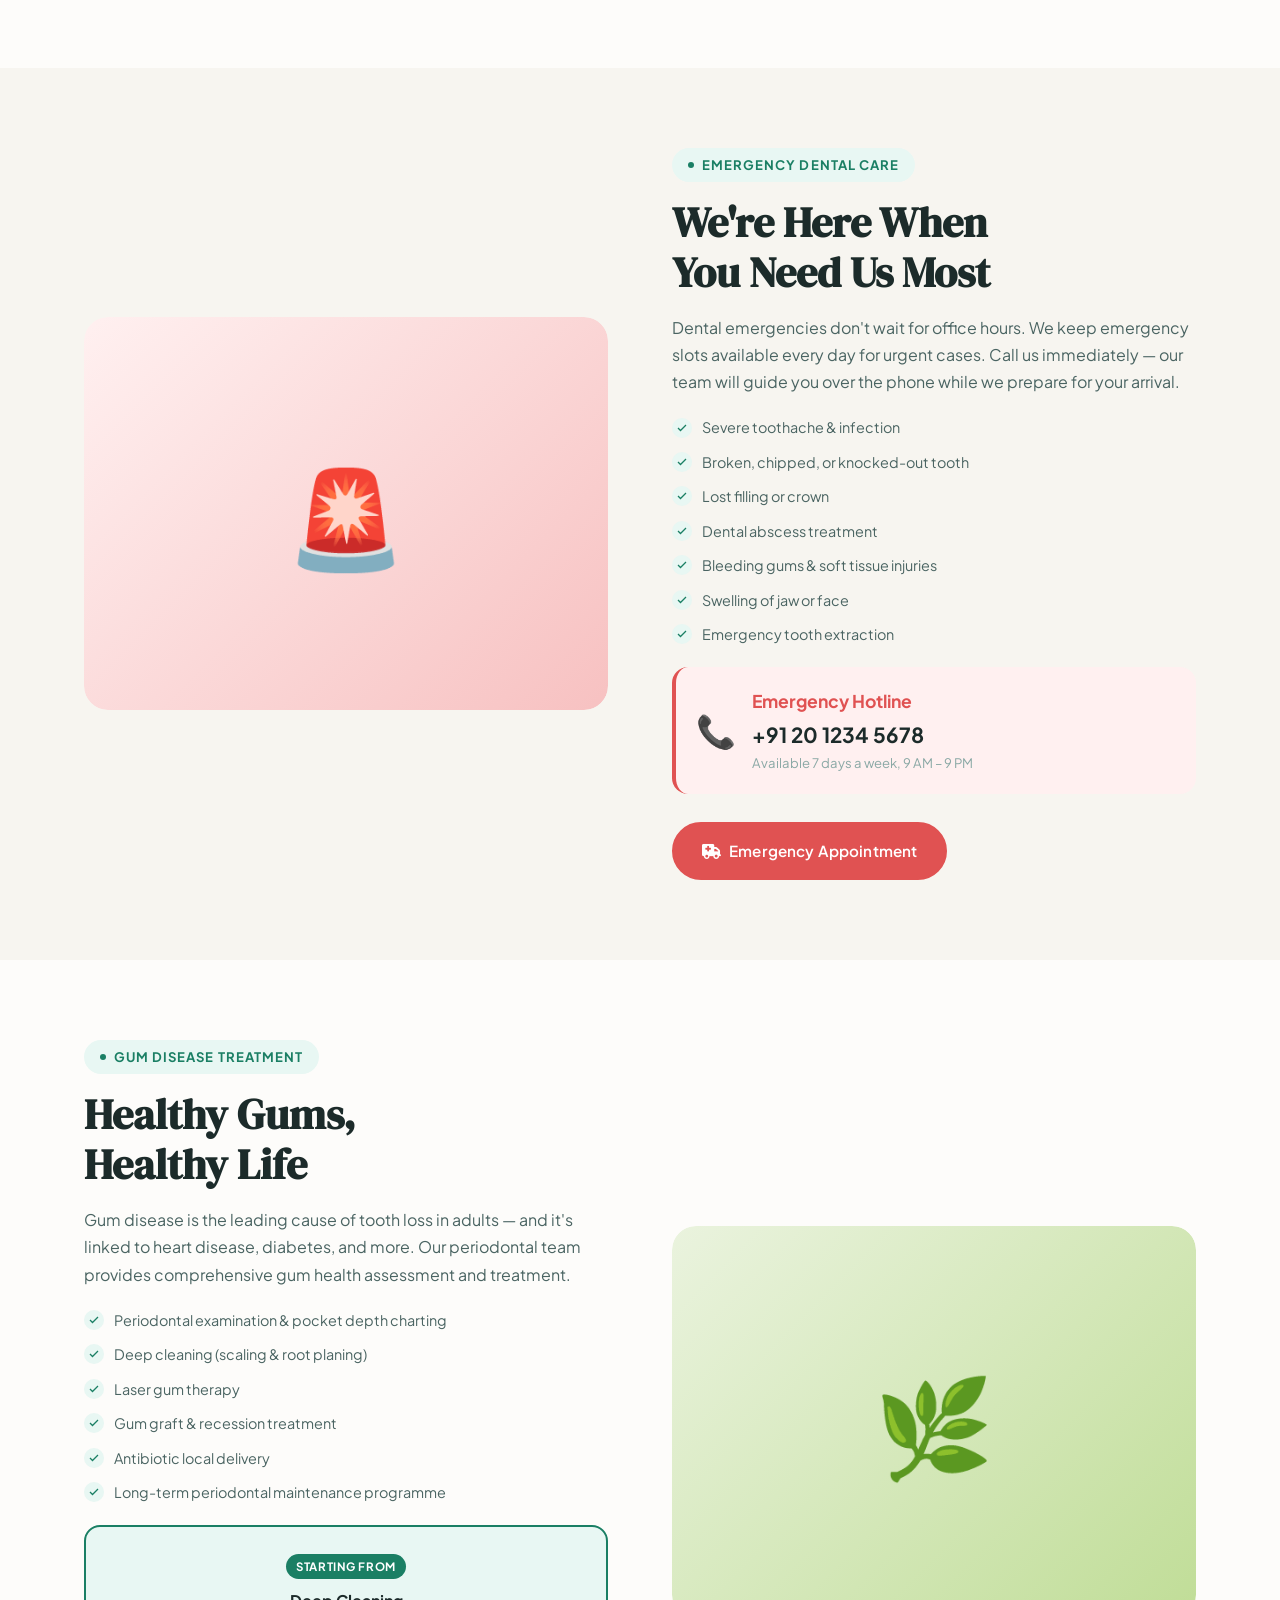
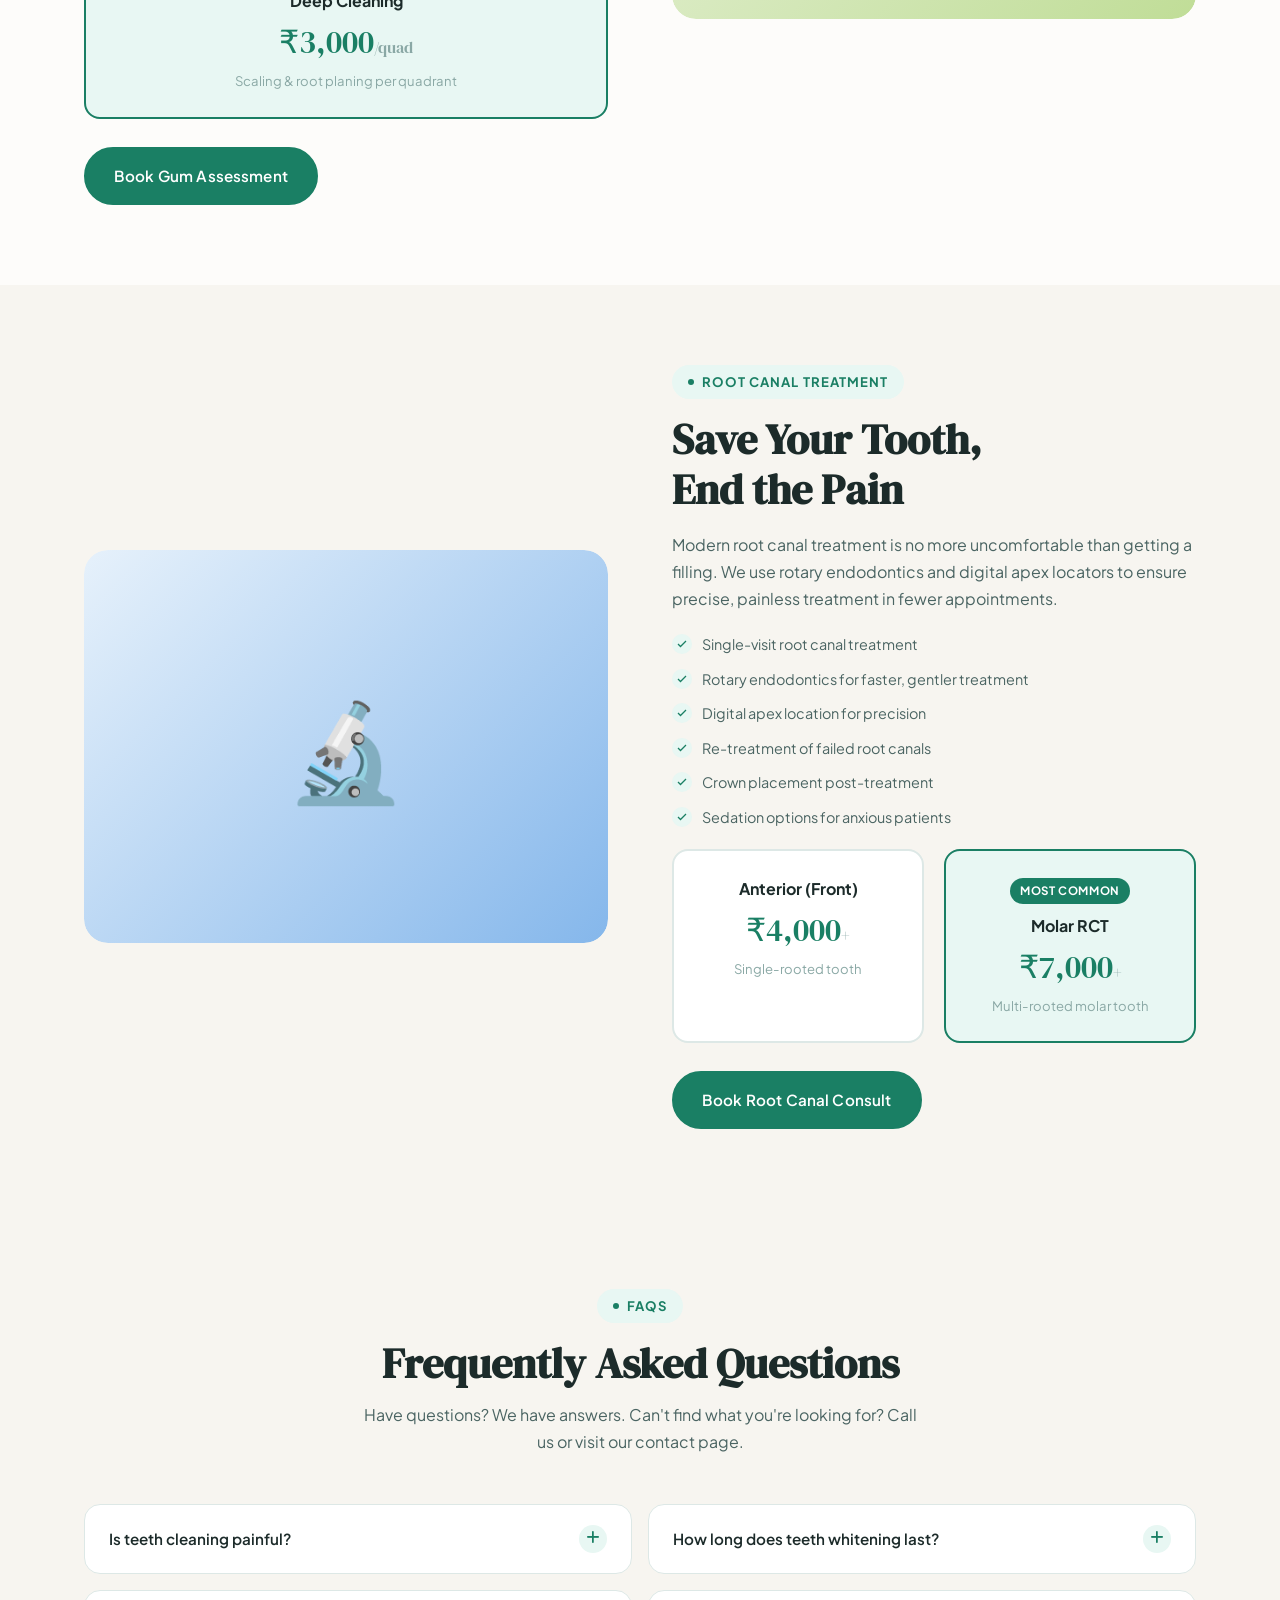
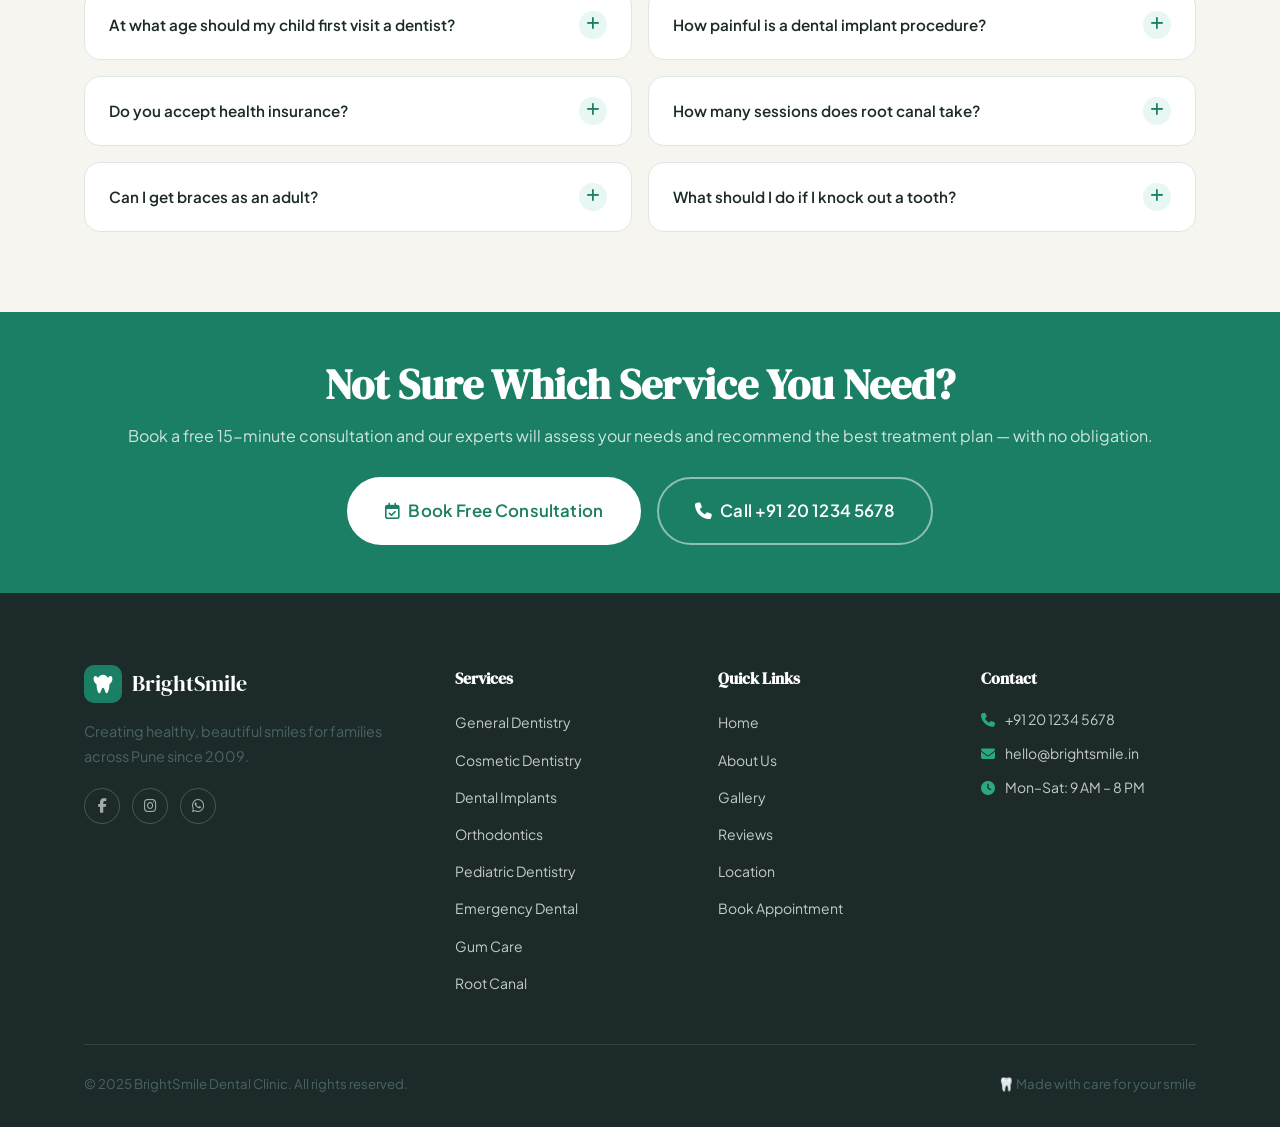
<file: services.html>
<!DOCTYPE html>
<html lang="en">
<head>
  <meta charset="UTF-8">
  <meta name="viewport" content="width=device-width, initial-scale=1.0">
  <title>Our Services — BrightSmile Dental Clinic</title>
  <meta name="description" content="Explore our full range of dental services including general dentistry, cosmetic treatments, implants, orthodontics, pediatric care, and emergency dental services.">
  <link rel="stylesheet" href="css/style.css">
  <link rel="stylesheet" href="https://cdnjs.cloudflare.com/ajax/libs/font-awesome/6.5.0/css/all.min.css">
  <style>
    .service-hero-tabs {
      display: flex; gap: 8px; flex-wrap: wrap;
      justify-content: center; margin-top: 32px;
    }
    .service-tab-pill {
      padding: 10px 20px; border-radius: 99px;
      border: 2px solid var(--border); background: var(--white);
      font-size: 0.875rem; font-weight: 600; color: var(--text-mid);
      cursor: pointer; transition: var(--transition);
      display: flex; align-items: center; gap: 6px;
    }
    .service-tab-pill:hover,
    .service-tab-pill.active {
      background: var(--primary); color: white; border-color: var(--primary);
    }

    .service-section { padding: 80px 0; }
    .service-section:nth-child(even) { background: var(--cream); }

    .service-detail-grid {
      display: grid; grid-template-columns: 1fr 1fr; gap: 64px;
      align-items: center;
    }
    .service-detail-grid.reverse { direction: rtl; }
    .service-detail-grid.reverse > * { direction: ltr; }

    .service-detail-img {
      border-radius: var(--radius-lg); overflow: hidden;
      aspect-ratio: 4/3;
      display: flex; align-items: center; justify-content: center;
      font-size: 6rem; position: relative;
    }
    .service-detail-img-bg {
      position: absolute; inset: 0; border-radius: var(--radius-lg);
    }
    .service-detail-img-emoji {
      position: relative; z-index: 1;
      animation: float 3s ease-in-out infinite;
    }

    .service-includes {
      list-style: none; display: flex; flex-direction: column; gap: 10px;
      margin: 20px 0;
    }
    .service-includes li {
      display: flex; align-items: center; gap: 10px;
      font-size: 0.9rem; color: var(--text-mid);
    }
    .service-includes li::before {
      content: ''; display: block;
      width: 20px; height: 20px; border-radius: 50%;
      background: var(--primary-pale); flex-shrink: 0;
      background-image: url("data:image/svg+xml,%3Csvg xmlns='http://www.w3.org/2000/svg' viewBox='0 0 24 24' fill='none' stroke='%231A7F64' stroke-width='2.5'%3E%3Cpolyline points='20 6 9 17 4 12'/%3E%3C/svg%3E");
      background-size: 12px; background-position: center; background-repeat: no-repeat;
    }

    .pricing-cards {
      display: grid; grid-template-columns: repeat(auto-fit, minmax(220px, 1fr));
      gap: 20px; margin-top: 20px;
    }
    .pricing-card {
      background: var(--white); border-radius: var(--radius-md);
      padding: 24px; border: 2px solid var(--border);
      text-align: center; transition: var(--transition);
    }
    .pricing-card.featured {
      border-color: var(--primary);
      background: var(--primary-pale);
    }
    .pricing-card:hover { transform: translateY(-4px); box-shadow: var(--shadow-md); }
    .pricing-name { font-weight: 700; margin-bottom: 8px; }
    .pricing-price {
      font-family: var(--font-display); font-size: 2rem;
      color: var(--primary); line-height: 1; margin: 12px 0;
    }
    .pricing-price span { font-size: 1rem; color: var(--text-muted); }
    .pricing-desc { font-size: 0.82rem; color: var(--text-muted); }
    .pricing-badge {
      display: inline-block; background: var(--primary);
      color: white; font-size: 0.72rem; font-weight: 700;
      padding: 3px 10px; border-radius: 99px; margin-bottom: 8px;
      letter-spacing: 0.05em; text-transform: uppercase;
    }

    .faq-section { padding: 80px 0; background: var(--cream); }
    .faq-grid {
      display: grid; grid-template-columns: 1fr 1fr; gap: 16px;
      margin-top: 48px;
    }
    .faq-item {
      background: var(--white); border-radius: var(--radius-md);
      border: 1px solid var(--border); overflow: hidden;
    }
    .faq-q {
      display: flex; align-items: center; justify-content: space-between;
      padding: 20px 24px; cursor: pointer;
      font-weight: 600; font-size: 0.95rem; color: var(--text-dark);
      gap: 16px;
    }
    .faq-q .faq-icon {
      width: 28px; height: 28px; border-radius: 50%;
      background: var(--primary-pale); color: var(--primary);
      display: flex; align-items: center; justify-content: center;
      font-size: 0.9rem; flex-shrink: 0; transition: var(--transition);
    }
    .faq-item.open .faq-icon { background: var(--primary); color: white; transform: rotate(45deg); }
    .faq-a {
      max-height: 0; overflow: hidden; transition: max-height 0.35s ease;
      padding: 0 24px; font-size: 0.9rem; color: var(--text-mid); line-height: 1.7;
    }
    .faq-item.open .faq-a { max-height: 300px; padding-bottom: 20px; }

    .service-cta-strip {
      background: var(--primary); color: white;
      padding: 48px 0; text-align: center;
    }
    .service-cta-strip h2 { color: white; margin-bottom: 12px; }
    .service-cta-strip p { color: rgba(255,255,255,0.8); margin-bottom: 28px; }

    .process-steps {
      display: grid; grid-template-columns: repeat(4, 1fr); gap: 24px;
      margin-top: 48px; position: relative;
    }
    .process-steps::before {
      content: ''; position: absolute;
      top: 28px; left: 10%; right: 10%; height: 2px;
      background: var(--border); z-index: 0;
    }
    .process-step { text-align: center; position: relative; z-index: 1; }
    .process-num {
      width: 56px; height: 56px; border-radius: 50%;
      background: var(--white); border: 2px solid var(--primary);
      color: var(--primary); font-family: var(--font-display);
      font-size: 1.3rem; display: flex; align-items: center;
      justify-content: center; margin: 0 auto 16px;
    }
    .process-step h4 { font-size: 1rem; margin-bottom: 6px; }
    .process-step p { font-size: 0.85rem; }

    @media (max-width: 900px) {
      .service-detail-grid { grid-template-columns: 1fr; gap: 32px; }
      .service-detail-grid.reverse { direction: ltr; }
      .service-detail-img { display: none; }
      .faq-grid { grid-template-columns: 1fr; }
      .process-steps { grid-template-columns: 1fr 1fr; }
      .process-steps::before { display: none; }
    }
    @media (max-width: 480px) {
      .process-steps { grid-template-columns: 1fr; }
    }
  </style>
</head>
<body>

<!-- ─── NAVBAR ─── -->
<nav class="navbar" id="navbar">
  <div class="navbar-inner">
    <a href="index.html" class="logo">
      <div class="logo-icon">
        <svg viewBox="0 0 24 24" xmlns="http://www.w3.org/2000/svg">
          <path d="M12 2C9.5 2 7.5 3.5 6.5 5.5C5.5 3.5 3 2 2 5C1 8 3 11 5 12.5C5 16 6 22 8 22C9 22 9.5 20.5 10 19C10.5 17.5 11 16 12 16C13 16 13.5 17.5 14 19C14.5 20.5 15 22 16 22C18 22 19 16 19 12.5C21 11 23 8 22 5C21 2 18.5 3.5 17.5 5.5C16.5 3.5 14.5 2 12 2Z"/>
        </svg>
      </div>
      BrightSmile
    </a>
    <ul class="nav-links">
      <li><a href="index.html">Home</a></li>
      <li><a href="services.html" class="active">Services</a></li>
      <li><a href="about.html">About Us</a></li>
      <li><a href="gallery.html">Gallery</a></li>
      <li><a href="reviews.html">Reviews</a></li>
      <li><a href="location.html">Location</a></li>
      <li><a href="contact.html">Contact</a></li>
    </ul>
    <div class="nav-cta">
      <span class="nav-phone"><i class="fas fa-phone"></i> +91 20 1234 5678</span>
      <a href="appointment.html" class="btn btn-primary btn-sm">Book Appointment</a>
    </div>
    <div class="hamburger" id="hamburger"><span></span><span></span><span></span></div>
  </div>
</nav>
<div class="mobile-nav" id="mobileNav">
  <a href="index.html">🏠 Home</a>
  <a href="services.html">🦷 Services</a>
  <a href="about.html">👨‍⚕️ About Us</a>
  <a href="gallery.html">🖼 Gallery</a>
  <a href="reviews.html">⭐ Reviews</a>
  <a href="location.html">📍 Location</a>
  <a href="contact.html">✉️ Contact</a>
  <a href="appointment.html" style="background:var(--primary);color:white;text-align:center;margin-top:8px;border-radius:var(--radius-sm);">📅 Book Appointment</a>
</div>

<!-- ─── PAGE HERO ─── -->
<section class="page-hero">
  <div class="container">
    <div class="breadcrumb">
      <a href="index.html">Home</a>
      <span>›</span>
      <span>Services</span>
    </div>
    <div class="section-label" style="margin:0 auto 16px">What We Offer</div>
    <h1>Complete Dental Services<br><em style="color:var(--primary)">For Every Smile</em></h1>
    <p class="lead" style="margin-top:12px">From your first tooth to your smile's finest moment — we provide compassionate, state-of-the-art dental care for the whole family.</p>
    <div class="service-hero-tabs">
      <a href="#general" class="service-tab-pill active">🦷 General</a>
      <a href="#cosmetic" class="service-tab-pill">✨ Cosmetic</a>
      <a href="#implants" class="service-tab-pill">👑 Implants</a>
      <a href="#ortho" class="service-tab-pill">😬 Orthodontics</a>
      <a href="#pediatric" class="service-tab-pill">👶 Pediatric</a>
      <a href="#emergency" class="service-tab-pill">🚨 Emergency</a>
      <a href="#gum" class="service-tab-pill">🌿 Gum Care</a>
      <a href="#root-canal" class="service-tab-pill">🔬 Root Canal</a>
    </div>
  </div>
</section>

<!-- ─── OUR PROCESS ─── -->
<section class="section-sm" style="background:var(--cream)">
  <div class="container">
    <div style="text-align:center">
      <div class="section-label">How It Works</div>
      <h2>Your Journey to a Better Smile</h2>
    </div>
    <div class="process-steps">
      <div class="process-step" data-animate>
        <div class="process-num">1</div>
        <h4>Book Appointment</h4>
        <p>Schedule online or call us — choose your preferred date, time, and dentist.</p>
      </div>
      <div class="process-step" data-animate data-delay="150">
        <div class="process-num">2</div>
        <h4>Consultation & Exam</h4>
        <p>Comprehensive examination with digital X-rays and a personalised treatment plan.</p>
      </div>
      <div class="process-step" data-animate data-delay="300">
        <div class="process-num">3</div>
        <h4>Treatment</h4>
        <p>Painless, precise treatment using the latest technology in a calm environment.</p>
      </div>
      <div class="process-step" data-animate data-delay="450">
        <div class="process-num">4</div>
        <h4>Aftercare & Follow-up</h4>
        <p>Detailed home care instructions, follow-up checks, and a long-term maintenance plan.</p>
      </div>
    </div>
  </div>
</section>

<!-- ─── GENERAL DENTISTRY ─── -->
<section class="service-section" id="general">
  <div class="container">
    <div class="service-detail-grid">
      <div>
        <div class="section-label">General Dentistry</div>
        <h2>Preventive Care &<br>Essential Treatments</h2>
        <p style="margin:16px 0">A healthy smile begins with great preventive habits. Our general dentistry services keep your teeth and gums in peak condition year-round, catching problems early before they become costly.</p>
        <ul class="service-includes">
          <li>Comprehensive oral examination & digital X-rays</li>
          <li>Professional scaling & polishing (teeth cleaning)</li>
          <li>Tooth-coloured composite fillings</li>
          <li>Dental crowns & bridges</li>
          <li>Dentures (full & partial)</li>
          <li>Tooth extractions & wisdom tooth removal</li>
          <li>Fluoride treatments & sealants</li>
          <li>Night guards & mouthguards</li>
        </ul>
        <div class="pricing-cards">
          <div class="pricing-card">
            <div class="pricing-name">Check-up</div>
            <div class="pricing-price">₹500<span>/visit</span></div>
            <div class="pricing-desc">Exam + X-ray consultation</div>
          </div>
          <div class="pricing-card featured">
            <div class="pricing-badge">Most Popular</div>
            <div class="pricing-name">Clean & Polish</div>
            <div class="pricing-price">₹1,200<span>/session</span></div>
            <div class="pricing-desc">Full scaling & polishing</div>
          </div>
          <div class="pricing-card">
            <div class="pricing-name">Filling</div>
            <div class="pricing-price">₹800<span>+</span></div>
            <div class="pricing-desc">Composite tooth-colour fill</div>
          </div>
        </div>
        <a href="appointment.html" class="btn btn-primary" style="margin-top:28px">Book General Check-up</a>
      </div>
      <div class="service-detail-img">
        <div class="service-detail-img-bg" style="background:linear-gradient(135deg,#E8F7F3,#C5EBE0)"></div>
        <div class="service-detail-img-emoji">🦷</div>
      </div>
    </div>
  </div>
</section>

<!-- ─── COSMETIC DENTISTRY ─── -->
<section class="service-section" id="cosmetic">
  <div class="container">
    <div class="service-detail-grid reverse">
      <div>
        <div class="section-label">Cosmetic Dentistry</div>
        <h2>Transform Your<br><em>Smile's Appearance</em></h2>
        <p style="margin:16px 0">Whether you want a subtle improvement or a dramatic smile makeover, our cosmetic dentistry services are designed to give you the radiant, confident smile you've always dreamed of.</p>
        <ul class="service-includes">
          <li>Professional teeth whitening (in-chair & take-home)</li>
          <li>Porcelain veneers & composite veneers</li>
          <li>Smile design & digital smile preview</li>
          <li>Dental bonding for chips & gaps</li>
          <li>Gum contouring & reshaping</li>
          <li>Full smile makeover packages</li>
          <li>Tooth jewellery</li>
        </ul>
        <div class="pricing-cards">
          <div class="pricing-card">
            <div class="pricing-name">Whitening</div>
            <div class="pricing-price">₹4,000<span>/session</span></div>
            <div class="pricing-desc">In-chair laser whitening</div>
          </div>
          <div class="pricing-card featured">
            <div class="pricing-badge">Best Value</div>
            <div class="pricing-name">Veneer</div>
            <div class="pricing-price">₹12,000<span>/tooth</span></div>
            <div class="pricing-desc">Porcelain veneer, per tooth</div>
          </div>
          <div class="pricing-card">
            <div class="pricing-name">Smile Package</div>
            <div class="pricing-price">₹80,000<span>+</span></div>
            <div class="pricing-desc">Full smile makeover (8 teeth)</div>
          </div>
        </div>
        <a href="appointment.html" class="btn btn-primary" style="margin-top:28px">Book Cosmetic Consultation</a>
      </div>
      <div class="service-detail-img">
        <div class="service-detail-img-bg" style="background:linear-gradient(135deg,#FFF4E0,#FAD897)"></div>
        <div class="service-detail-img-emoji">✨</div>
      </div>
    </div>
  </div>
</section>

<!-- ─── IMPLANTS ─── -->
<section class="service-section" id="implants">
  <div class="container">
    <div class="service-detail-grid">
      <div>
        <div class="section-label">Dental Implants</div>
        <h2>Permanent Teeth That<br>Feel 100% Natural</h2>
        <p style="margin:16px 0">Dental implants are the gold standard for replacing missing teeth. A titanium post fuses with your jawbone to create a permanent, natural-looking tooth that lasts a lifetime with proper care.</p>
        <ul class="service-includes">
          <li>Single tooth implants</li>
          <li>Multiple teeth & full arch implants</li>
          <li>All-on-4 & All-on-6 implant solutions</li>
          <li>Implant-supported dentures</li>
          <li>Bone grafting & sinus lift (where required)</li>
          <li>3D CBCT scan & digital implant planning</li>
          <li>Zirconia & PFM crowns on implants</li>
        </ul>
        <div style="background:var(--primary-pale);border-radius:var(--radius-md);padding:20px;margin:20px 0;border-left:4px solid var(--primary)">
          <p style="font-size:0.9rem;margin:0;color:var(--text-dark)"><strong>🏆 95% Success Rate</strong> — Our implant team has placed 800+ implants with a 15-year follow-up programme and a 95%+ success rate.</p>
        </div>
        <div class="pricing-cards">
          <div class="pricing-card featured">
            <div class="pricing-badge">Starting From</div>
            <div class="pricing-name">Single Implant</div>
            <div class="pricing-price">₹25,000<span>+</span></div>
            <div class="pricing-desc">Implant + crown (all-inclusive)</div>
          </div>
          <div class="pricing-card">
            <div class="pricing-name">All-on-4</div>
            <div class="pricing-price">₹2.5L<span>/arch</span></div>
            <div class="pricing-desc">Full arch restoration</div>
          </div>
        </div>
        <a href="appointment.html" class="btn btn-primary" style="margin-top:28px">Free Implant Consultation</a>
      </div>
      <div class="service-detail-img">
        <div class="service-detail-img-bg" style="background:linear-gradient(135deg,#EBF4FF,#B5D4F4)"></div>
        <div class="service-detail-img-emoji">👑</div>
      </div>
    </div>
  </div>
</section>

<!-- ─── ORTHODONTICS ─── -->
<section class="service-section" id="ortho">
  <div class="container">
    <div class="service-detail-grid reverse">
      <div>
        <div class="section-label">Orthodontics</div>
        <h2>Align Your Smile<br>at Any Age</h2>
        <p style="margin:16px 0">Straight teeth aren't just beautiful — they're healthier and easier to clean. Our orthodontic solutions work for children, teens, and adults, with options to suit every lifestyle and budget.</p>
        <ul class="service-includes">
          <li>Metal braces (traditional & self-ligating)</li>
          <li>Ceramic tooth-coloured braces</li>
          <li>Clear aligners (Invisalign & local alternatives)</li>
          <li>Lingual (behind-the-teeth) braces</li>
          <li>Retainers (fixed & removable)</li>
          <li>Orthodontic consultations for children from age 7</li>
          <li>Accelerated orthodontics (6-month smiles)</li>
        </ul>
        <div class="pricing-cards">
          <div class="pricing-card">
            <div class="pricing-name">Metal Braces</div>
            <div class="pricing-price">₹35,000<span>+</span></div>
            <div class="pricing-desc">Full course of treatment</div>
          </div>
          <div class="pricing-card featured">
            <div class="pricing-badge">Popular Choice</div>
            <div class="pricing-name">Clear Aligners</div>
            <div class="pricing-price">₹65,000<span>+</span></div>
            <div class="pricing-desc">Full aligner treatment</div>
          </div>
        </div>
        <a href="appointment.html" class="btn btn-primary" style="margin-top:28px">Orthodontic Consultation</a>
      </div>
      <div class="service-detail-img">
        <div class="service-detail-img-bg" style="background:linear-gradient(135deg,#F0E8FE,#C9AEFA)"></div>
        <div class="service-detail-img-emoji">😬</div>
      </div>
    </div>
  </div>
</section>

<!-- ─── PEDIATRIC ─── -->
<section class="service-section" id="pediatric">
  <div class="container">
    <div class="service-detail-grid">
      <div>
        <div class="section-label">Pediatric Dentistry</div>
        <h2>Dentistry Kids<br>Actually Enjoy 🎉</h2>
        <p style="margin:16px 0">We believe great dental habits start young. Our kid-friendly team makes every visit fun, gentle, and anxiety-free — building a positive relationship with dental care that lasts a lifetime.</p>
        <ul class="service-includes">
          <li>First dental visit programme (from age 1)</li>
          <li>Preventive care — sealants & fluoride</li>
          <li>Painless tooth extractions for children</li>
          <li>Space maintainers for premature tooth loss</li>
          <li>Habit counselling (thumb-sucking, pacifiers)</li>
          <li>Dental trauma management</li>
          <li>Child-friendly sedation options</li>
        </ul>
        <div style="background:#FFF4E0;border-radius:var(--radius-md);padding:20px;margin:20px 0;border-left:4px solid var(--accent)">
          <p style="font-size:0.9rem;margin:0;color:var(--text-dark)"><strong>🎈 Our Promise:</strong> Every child leaves with a sticker, a smile, and zero fear of their next visit!</p>
        </div>
        <div class="pricing-cards">
          <div class="pricing-card featured">
            <div class="pricing-badge">Ages 1–16</div>
            <div class="pricing-name">Child Check-up</div>
            <div class="pricing-price">₹400<span>/visit</span></div>
            <div class="pricing-desc">Exam + cleaning + fluoride</div>
          </div>
        </div>
        <a href="appointment.html" class="btn btn-primary" style="margin-top:28px">Book for Your Child</a>
      </div>
      <div class="service-detail-img">
        <div class="service-detail-img-bg" style="background:linear-gradient(135deg,#FFF0F3,#F4C0D1)"></div>
        <div class="service-detail-img-emoji">👶</div>
      </div>
    </div>
  </div>
</section>

<!-- ─── EMERGENCY ─── -->
<section class="service-section" id="emergency">
  <div class="container">
    <div class="service-detail-grid reverse">
      <div>
        <div class="section-label">Emergency Dental Care</div>
        <h2>We're Here When<br>You Need Us Most</h2>
        <p style="margin:16px 0">Dental emergencies don't wait for office hours. We keep emergency slots available every day for urgent cases. Call us immediately — our team will guide you over the phone while we prepare for your arrival.</p>
        <ul class="service-includes">
          <li>Severe toothache & infection</li>
          <li>Broken, chipped, or knocked-out tooth</li>
          <li>Lost filling or crown</li>
          <li>Dental abscess treatment</li>
          <li>Bleeding gums & soft tissue injuries</li>
          <li>Swelling of jaw or face</li>
          <li>Emergency tooth extraction</li>
        </ul>
        <div style="background:#FFF0F0;border-radius:var(--radius-md);padding:20px;margin:20px 0;border-left:4px solid var(--danger);display:flex;gap:16px;align-items:center">
          <div style="font-size:2rem">📞</div>
          <div>
            <strong style="color:var(--danger);display:block;font-size:1.1rem">Emergency Hotline</strong>
            <a href="tel:+912012345678" style="color:var(--text-dark);font-size:1.3rem;font-weight:700">+91 20 1234 5678</a>
            <p style="font-size:0.82rem;margin:0;color:var(--text-muted)">Available 7 days a week, 9 AM – 9 PM</p>
          </div>
        </div>
        <a href="appointment.html" class="btn btn-primary" style="margin-top:8px;background:var(--danger);border-color:var(--danger)">
          <i class="fas fa-ambulance"></i> Emergency Appointment
        </a>
      </div>
      <div class="service-detail-img">
        <div class="service-detail-img-bg" style="background:linear-gradient(135deg,#FFF0F0,#F7C1C1)"></div>
        <div class="service-detail-img-emoji">🚨</div>
      </div>
    </div>
  </div>
</section>

<!-- ─── GUM CARE ─── -->
<section class="service-section" id="gum">
  <div class="container">
    <div class="service-detail-grid">
      <div>
        <div class="section-label">Gum Disease Treatment</div>
        <h2>Healthy Gums,<br>Healthy Life</h2>
        <p style="margin:16px 0">Gum disease is the leading cause of tooth loss in adults — and it's linked to heart disease, diabetes, and more. Our periodontal team provides comprehensive gum health assessment and treatment.</p>
        <ul class="service-includes">
          <li>Periodontal examination & pocket depth charting</li>
          <li>Deep cleaning (scaling & root planing)</li>
          <li>Laser gum therapy</li>
          <li>Gum graft & recession treatment</li>
          <li>Antibiotic local delivery</li>
          <li>Long-term periodontal maintenance programme</li>
        </ul>
        <div class="pricing-cards">
          <div class="pricing-card featured">
            <div class="pricing-badge">Starting From</div>
            <div class="pricing-name">Deep Cleaning</div>
            <div class="pricing-price">₹3,000<span>/quad</span></div>
            <div class="pricing-desc">Scaling & root planing per quadrant</div>
          </div>
        </div>
        <a href="appointment.html" class="btn btn-primary" style="margin-top:28px">Book Gum Assessment</a>
      </div>
      <div class="service-detail-img">
        <div class="service-detail-img-bg" style="background:linear-gradient(135deg,#EAF3DE,#C0DD97)"></div>
        <div class="service-detail-img-emoji">🌿</div>
      </div>
    </div>
  </div>
</section>

<!-- ─── ROOT CANAL ─── -->
<section class="service-section" id="root-canal">
  <div class="container">
    <div class="service-detail-grid reverse">
      <div>
        <div class="section-label">Root Canal Treatment</div>
        <h2>Save Your Tooth,<br>End the Pain</h2>
        <p style="margin:16px 0">Modern root canal treatment is no more uncomfortable than getting a filling. We use rotary endodontics and digital apex locators to ensure precise, painless treatment in fewer appointments.</p>
        <ul class="service-includes">
          <li>Single-visit root canal treatment</li>
          <li>Rotary endodontics for faster, gentler treatment</li>
          <li>Digital apex location for precision</li>
          <li>Re-treatment of failed root canals</li>
          <li>Crown placement post-treatment</li>
          <li>Sedation options for anxious patients</li>
        </ul>
        <div class="pricing-cards">
          <div class="pricing-card">
            <div class="pricing-name">Anterior (Front)</div>
            <div class="pricing-price">₹4,000<span>+</span></div>
            <div class="pricing-desc">Single-rooted tooth</div>
          </div>
          <div class="pricing-card featured">
            <div class="pricing-badge">Most Common</div>
            <div class="pricing-name">Molar RCT</div>
            <div class="pricing-price">₹7,000<span>+</span></div>
            <div class="pricing-desc">Multi-rooted molar tooth</div>
          </div>
        </div>
        <a href="appointment.html" class="btn btn-primary" style="margin-top:28px">Book Root Canal Consult</a>
      </div>
      <div class="service-detail-img">
        <div class="service-detail-img-bg" style="background:linear-gradient(135deg,#E6F1FB,#85B7EB)"></div>
        <div class="service-detail-img-emoji">🔬</div>
      </div>
    </div>
  </div>
</section>

<!-- ─── FAQ ─── -->
<section class="faq-section">
  <div class="container">
    <div style="text-align:center;max-width:560px;margin:0 auto">
      <div class="section-label">FAQs</div>
      <h2>Frequently Asked Questions</h2>
      <p style="margin-top:12px">Have questions? We have answers. Can't find what you're looking for? Call us or visit our contact page.</p>
    </div>
    <div class="faq-grid" id="faqGrid">
      <div class="faq-item">
        <div class="faq-q" onclick="toggleFaq(this)">
          Is teeth cleaning painful? <div class="faq-icon"><i class="fas fa-plus"></i></div>
        </div>
        <div class="faq-a">Professional scaling and polishing is generally painless. You may feel mild sensitivity during the procedure, especially if you have inflamed gums. We offer a gentle anaesthetic rinse for sensitive patients, and our hygienists are trained to work as comfortably as possible.</div>
      </div>
      <div class="faq-item">
        <div class="faq-q" onclick="toggleFaq(this)">
          How long does teeth whitening last? <div class="faq-icon"><i class="fas fa-plus"></i></div>
        </div>
        <div class="faq-a">In-chair professional whitening results typically last 12–18 months depending on your diet and habits (coffee, tea, smoking). Occasional top-up treatments with our take-home kit can extend results further. We provide detailed aftercare instructions with every whitening treatment.</div>
      </div>
      <div class="faq-item">
        <div class="faq-q" onclick="toggleFaq(this)">
          At what age should my child first visit a dentist? <div class="faq-icon"><i class="fas fa-plus"></i></div>
        </div>
        <div class="faq-a">We recommend the first dental visit by age 1, or within 6 months of the first tooth appearing. Early visits are brief and relaxed — we focus on familiarising your child with the environment and giving parents advice on brushing, diet, and fluoride. Early dental habits make a lifelong difference!</div>
      </div>
      <div class="faq-item">
        <div class="faq-q" onclick="toggleFaq(this)">
          How painful is a dental implant procedure? <div class="faq-icon"><i class="fas fa-plus"></i></div>
        </div>
        <div class="faq-a">Implant placement is performed under local anaesthesia, so you won't feel pain during the procedure. Afterward, most patients report mild discomfort similar to a tooth extraction — manageable with standard painkillers. Many patients are surprised by how comfortable the experience is.</div>
      </div>
      <div class="faq-item">
        <div class="faq-q" onclick="toggleFaq(this)">
          Do you accept health insurance? <div class="faq-icon"><i class="fas fa-plus"></i></div>
        </div>
        <div class="faq-a">Yes, we accept all major health insurance plans including HDFC Ergo, Star Health, Niva Bupa, Care Health, Max Bupa, and Bajaj Allianz. We also offer cashless facility for most plans. Please bring your insurance card and policy details to your appointment, and our billing team will handle the rest.</div>
      </div>
      <div class="faq-item">
        <div class="faq-q" onclick="toggleFaq(this)">
          How many sessions does root canal take? <div class="faq-icon"><i class="fas fa-plus"></i></div>
        </div>
        <div class="faq-a">With modern rotary endodontics, most root canals can be completed in a single 60–90 minute session. Complex cases with severe infection or multiple roots may require 2 visits. We'll give you a clear timeline during your initial consultation so you know exactly what to expect.</div>
      </div>
      <div class="faq-item">
        <div class="faq-q" onclick="toggleFaq(this)">
          Can I get braces as an adult? <div class="faq-icon"><i class="fas fa-plus"></i></div>
        </div>
        <div class="faq-a">Absolutely! Age is no barrier to a straighter smile. We treat adults of all ages with metal braces, ceramic braces, or clear aligners. Clear aligners are particularly popular with adults as they're nearly invisible. The duration of treatment depends on your specific case — typically 12–24 months.</div>
      </div>
      <div class="faq-item">
        <div class="faq-q" onclick="toggleFaq(this)">
          What should I do if I knock out a tooth? <div class="faq-icon"><i class="fas fa-plus"></i></div>
        </div>
        <div class="faq-a">Act fast! Pick up the tooth by the crown (not the root), rinse it gently with milk or saline — not water — and try to re-insert it in the socket. If that's not possible, keep it in milk or between your cheek and gum. Call us immediately — a tooth reimplanted within 30–60 minutes has the best chance of survival.</div>
      </div>
    </div>
  </div>
</section>

<!-- ─── SERVICE CTA ─── -->
<div class="service-cta-strip">
  <div class="container">
    <h2>Not Sure Which Service You Need?</h2>
    <p>Book a free 15-minute consultation and our experts will assess your needs and recommend the best treatment plan — with no obligation.</p>
    <div style="display:flex;gap:16px;justify-content:center;flex-wrap:wrap">
      <a href="appointment.html" class="btn btn-white btn-lg">
        <i class="far fa-calendar-check"></i> Book Free Consultation
      </a>
      <a href="contact.html" class="btn btn-outline btn-lg" style="border-color:rgba(255,255,255,0.5);color:white">
        <i class="fas fa-phone"></i> Call +91 20 1234 5678
      </a>
    </div>
  </div>
</div>

<!-- ─── FOOTER ─── -->
<footer>
  <div class="container">
    <div class="footer-grid">
      <div class="footer-brand">
        <a href="index.html" class="logo">
          <div class="logo-icon"><svg viewBox="0 0 24 24"><path d="M12 2C9.5 2 7.5 3.5 6.5 5.5C5.5 3.5 3 2 2 5C1 8 3 11 5 12.5C5 16 6 22 8 22C9 22 9.5 20.5 10 19C10.5 17.5 11 16 12 16C13 16 13.5 17.5 14 19C14.5 20.5 15 22 16 22C18 22 19 16 19 12.5C21 11 23 8 22 5C21 2 18.5 3.5 17.5 5.5C16.5 3.5 14.5 2 12 2Z"/></svg></div>
          BrightSmile
        </a>
        <p>Creating healthy, beautiful smiles for families across Pune since 2009.</p>
        <div class="social-links" style="margin-top:20px">
          <a href="#" class="social-link"><i class="fab fa-facebook-f"></i></a>
          <a href="#" class="social-link"><i class="fab fa-instagram"></i></a>
          <a href="#" class="social-link"><i class="fab fa-whatsapp"></i></a>
        </div>
      </div>
      <div class="footer-col">
        <h5>Services</h5>
        <ul class="footer-links">
          <li><a href="#general">General Dentistry</a></li>
          <li><a href="#cosmetic">Cosmetic Dentistry</a></li>
          <li><a href="#implants">Dental Implants</a></li>
          <li><a href="#ortho">Orthodontics</a></li>
          <li><a href="#pediatric">Pediatric Dentistry</a></li>
          <li><a href="#emergency">Emergency Dental</a></li>
          <li><a href="#gum">Gum Care</a></li>
          <li><a href="#root-canal">Root Canal</a></li>
        </ul>
      </div>
      <div class="footer-col">
        <h5>Quick Links</h5>
        <ul class="footer-links">
          <li><a href="index.html">Home</a></li>
          <li><a href="about.html">About Us</a></li>
          <li><a href="gallery.html">Gallery</a></li>
          <li><a href="reviews.html">Reviews</a></li>
          <li><a href="location.html">Location</a></li>
          <li><a href="appointment.html">Book Appointment</a></li>
        </ul>
      </div>
      <div class="footer-col">
        <h5>Contact</h5>
        <div class="footer-contact">
          <div class="footer-contact-item">
            <span class="footer-contact-icon"><i class="fas fa-phone"></i></span>
            <span>+91 20 1234 5678</span>
          </div>
          <div class="footer-contact-item">
            <span class="footer-contact-icon"><i class="fas fa-envelope"></i></span>
            <span>hello@brightsmile.in</span>
          </div>
          <div class="footer-contact-item">
            <span class="footer-contact-icon"><i class="fas fa-clock"></i></span>
            <span>Mon–Sat: 9 AM – 8 PM</span>
          </div>
        </div>
      </div>
    </div>
    <div class="footer-bottom">
      <p>© 2025 BrightSmile Dental Clinic. All rights reserved.</p>
      <p>🦷 Made with care for your smile</p>
    </div>
  </div>
</footer>

<script src="js/main.js"></script>
<script>
function toggleFaq(el) {
  const item = el.parentElement;
  const isOpen = item.classList.contains('open');
  document.querySelectorAll('.faq-item').forEach(i => i.classList.remove('open'));
  if (!isOpen) item.classList.add('open');
}

// Smooth scroll for service tab pills & highlight active
document.querySelectorAll('.service-tab-pill').forEach(pill => {
  pill.addEventListener('click', function() {
    document.querySelectorAll('.service-tab-pill').forEach(p => p.classList.remove('active'));
    this.classList.add('active');
  });
});

// Intersection observer to update active pill on scroll
const sections = document.querySelectorAll('.service-section');
const pills = document.querySelectorAll('.service-tab-pill');
const obs = new IntersectionObserver((entries) => {
  entries.forEach(e => {
    if (e.isIntersecting) {
      const id = e.target.id;
      pills.forEach(p => {
        p.classList.toggle('active', p.getAttribute('href') === '#' + id);
      });
    }
  });
}, { threshold: 0.4 });
sections.forEach(s => obs.observe(s));
</script>
</body>
</html>
</file>
<file: css/style.css>
@import url('https://fonts.googleapis.com/css2?family=DM+Serif+Display:ital@0;1&family=Plus+Jakarta+Sans:wght@300;400;500;600;700&display=swap');

:root {
  --primary: #1A7F64;
  --primary-light: #2AA882;
  --primary-pale: #E8F7F3;
  --primary-dark: #0F5A47;
  --accent: #F4A636;
  --accent-light: #FFF4E0;
  --warm-white: #FDFCFA;
  --cream: #F7F5F0;
  --sand: #EDE9E0;
  --text-dark: #1C2B2A;
  --text-mid: #4A6462;
  --text-muted: #8AA8A5;
  --white: #FFFFFF;
  --danger: #E05252;
  --success: #1A7F64;
  --border: #DDE8E6;
  --shadow-sm: 0 2px 12px rgba(26,127,100,0.08);
  --shadow-md: 0 8px 32px rgba(26,127,100,0.12);
  --shadow-lg: 0 20px 60px rgba(26,127,100,0.15);
  --radius-sm: 8px;
  --radius-md: 16px;
  --radius-lg: 24px;
  --radius-xl: 40px;
  --font-display: 'DM Serif Display', Georgia, serif;
  --font-body: 'Plus Jakarta Sans', sans-serif;
  --nav-height: 76px;
  --transition: all 0.3s cubic-bezier(0.4, 0, 0.2, 1);
}

*, *::before, *::after { box-sizing: border-box; margin: 0; padding: 0; }

html { scroll-behavior: smooth; font-size: 16px; }

body {
  font-family: var(--font-body);
  background: var(--warm-white);
  color: var(--text-dark);
  line-height: 1.7;
  overflow-x: hidden;
}

img { max-width: 100%; display: block; }
a { color: inherit; text-decoration: none; }
button, input, select, textarea { font-family: inherit; }

/* ─── TYPOGRAPHY ─── */
h1, h2, h3, h4 { font-family: var(--font-display); line-height: 1.2; }
h1 { font-size: clamp(2.4rem, 5vw, 3.8rem); }
h2 { font-size: clamp(1.8rem, 3.5vw, 2.6rem); }
h3 { font-size: clamp(1.2rem, 2vw, 1.6rem); }
h4 { font-size: 1.15rem; }
p { font-size: 1rem; color: var(--text-mid); }
.lead { font-size: 1.15rem; line-height: 1.8; }

/* ─── LAYOUT ─── */
.container { max-width: 1160px; margin: 0 auto; padding: 0 24px; }
.section { padding: 96px 0; }
.section-sm { padding: 64px 0; }

/* ─── BUTTONS ─── */
.btn {
  display: inline-flex; align-items: center; gap: 8px;
  padding: 14px 28px; border-radius: var(--radius-xl);
  font-weight: 600; font-size: 0.95rem; letter-spacing: 0.01em;
  border: 2px solid transparent; cursor: pointer;
  transition: var(--transition); text-decoration: none;
  white-space: nowrap;
}
.btn-primary {
  background: var(--primary); color: var(--white);
  border-color: var(--primary);
}
.btn-primary:hover {
  background: var(--primary-dark); border-color: var(--primary-dark);
  transform: translateY(-2px); box-shadow: 0 8px 24px rgba(26,127,100,0.3);
}
.btn-outline {
  background: transparent; color: var(--primary);
  border-color: var(--primary);
}
.btn-outline:hover {
  background: var(--primary); color: var(--white);
  transform: translateY(-2px);
}
.btn-accent {
  background: var(--accent); color: var(--white);
  border-color: var(--accent);
}
.btn-accent:hover {
  background: #D9901E; border-color: #D9901E;
  transform: translateY(-2px); box-shadow: 0 8px 24px rgba(244,166,54,0.3);
}
.btn-white {
  background: var(--white); color: var(--primary);
  border-color: var(--white);
}
.btn-white:hover {
  background: var(--primary-pale);
  transform: translateY(-2px);
}
.btn-sm { padding: 10px 20px; font-size: 0.875rem; }
.btn-lg { padding: 18px 36px; font-size: 1.05rem; }

/* ─── SECTION LABELS ─── */
.section-label {
  display: inline-flex; align-items: center; gap: 8px;
  background: var(--primary-pale); color: var(--primary);
  padding: 6px 16px; border-radius: 99px;
  font-size: 0.82rem; font-weight: 700; letter-spacing: 0.08em;
  text-transform: uppercase; margin-bottom: 16px;
}
.section-label::before {
  content: ''; display: block;
  width: 6px; height: 6px; border-radius: 50%;
  background: var(--primary);
}

/* ─── CARDS ─── */
.card {
  background: var(--white);
  border-radius: var(--radius-md);
  border: 1px solid var(--border);
  overflow: hidden;
  transition: var(--transition);
}
.card:hover { box-shadow: var(--shadow-md); transform: translateY(-4px); }
.card-body { padding: 24px; }

/* ─── NAVIGATION ─── */
.navbar {
  position: fixed; top: 0; left: 0; right: 0; z-index: 1000;
  background: rgba(253,252,250,0.95); backdrop-filter: blur(12px);
  border-bottom: 1px solid var(--border);
  height: var(--nav-height);
  transition: var(--transition);
}
.navbar.scrolled { box-shadow: var(--shadow-sm); }
.navbar-inner {
  display: flex; align-items: center; justify-content: space-between;
  height: 100%; max-width: 1160px; margin: 0 auto; padding: 0 24px;
}
.logo {
  display: flex; align-items: center; gap: 10px;
  font-family: var(--font-display); font-size: 1.4rem; color: var(--primary);
}
.logo-icon {
  width: 38px; height: 38px; background: var(--primary);
  border-radius: 10px; display: flex; align-items: center; justify-content: center;
}
.logo-icon svg { width: 22px; height: 22px; fill: white; }

.nav-links { display: flex; align-items: center; gap: 4px; list-style: none; }
.nav-links a {
  display: block; padding: 8px 14px; border-radius: var(--radius-sm);
  font-size: 0.9rem; font-weight: 500; color: var(--text-mid);
  transition: var(--transition);
}
.nav-links a:hover, .nav-links a.active {
  background: var(--primary-pale); color: var(--primary);
}
.nav-cta { display: flex; align-items: center; gap: 12px; }
.nav-phone { font-size: 0.875rem; font-weight: 600; color: var(--primary); }

/* Mobile Nav Toggle */
.hamburger { display: none; flex-direction: column; gap: 5px; cursor: pointer; padding: 8px; }
.hamburger span { display: block; width: 22px; height: 2px; background: var(--text-dark); border-radius: 2px; transition: var(--transition); }
.mobile-nav {
  display: none; position: fixed; top: var(--nav-height); left: 0; right: 0;
  background: var(--warm-white); border-bottom: 1px solid var(--border);
  padding: 16px 24px 24px; z-index: 999;
  flex-direction: column; gap: 4px;
}
.mobile-nav.open { display: flex; }
.mobile-nav a {
  display: block; padding: 12px 16px; border-radius: var(--radius-sm);
  font-weight: 500; color: var(--text-mid);
}
.mobile-nav a:hover { background: var(--primary-pale); color: var(--primary); }

/* ─── HERO ─── */
.hero {
  min-height: 100vh; padding-top: var(--nav-height);
  display: flex; align-items: center;
  background: linear-gradient(135deg, var(--primary-pale) 0%, var(--warm-white) 60%);
  position: relative; overflow: hidden;
}
.hero::before {
  content: ''; position: absolute;
  width: 600px; height: 600px; border-radius: 50%;
  background: radial-gradient(circle, rgba(26,127,100,0.08) 0%, transparent 70%);
  top: -100px; right: -100px;
}
.hero-grid {
  display: grid; grid-template-columns: 1fr 1fr; gap: 64px;
  align-items: center;
}
.hero-tag {
  display: inline-flex; align-items: center; gap: 8px;
  background: var(--white); border: 1px solid var(--border);
  padding: 8px 16px; border-radius: 99px;
  font-size: 0.85rem; font-weight: 600; color: var(--primary);
  margin-bottom: 20px; box-shadow: var(--shadow-sm);
}
.hero-title { color: var(--text-dark); margin-bottom: 20px; }
.hero-title em { font-style: italic; color: var(--primary); }
.hero-actions { display: flex; gap: 12px; flex-wrap: wrap; margin-top: 32px; }
.hero-stats {
  display: flex; gap: 32px; margin-top: 40px;
  padding-top: 32px; border-top: 1px solid var(--border);
}
.hero-stat-num {
  font-family: var(--font-display); font-size: 2rem; color: var(--primary); line-height: 1;
}
.hero-stat-label { font-size: 0.8rem; color: var(--text-muted); margin-top: 2px; }

.hero-visual {
  position: relative;
}
.hero-img-wrap {
  border-radius: var(--radius-lg);
  overflow: hidden;
  box-shadow: var(--shadow-lg);
  aspect-ratio: 4/5;
  background: var(--sand);
}
.hero-img-wrap img { width: 100%; height: 100%; object-fit: cover; }

.hero-badge {
  position: absolute;
  background: var(--white); border-radius: var(--radius-md);
  padding: 16px 20px; box-shadow: var(--shadow-md);
  border: 1px solid var(--border);
}
.hero-badge-1 { bottom: 40px; left: -32px; }
.hero-badge-2 { top: 40px; right: -32px; }
.badge-icon { font-size: 1.5rem; margin-bottom: 4px; }
.badge-val { font-family: var(--font-display); font-size: 1.4rem; color: var(--text-dark); line-height: 1; }
.badge-label { font-size: 0.75rem; color: var(--text-muted); }

/* ─── SERVICES GRID ─── */
.services-grid {
  display: grid; grid-template-columns: repeat(auto-fit, minmax(260px, 1fr));
  gap: 24px; margin-top: 48px;
}
.service-card {
  background: var(--white); border-radius: var(--radius-md);
  padding: 32px; border: 1px solid var(--border);
  transition: var(--transition); cursor: pointer;
}
.service-card:hover {
  border-color: var(--primary); box-shadow: var(--shadow-md);
  transform: translateY(-4px);
}
.service-icon {
  width: 56px; height: 56px; border-radius: 16px;
  background: var(--primary-pale); color: var(--primary);
  display: flex; align-items: center; justify-content: center;
  font-size: 1.6rem; margin-bottom: 20px;
}
.service-card h4 { margin-bottom: 8px; color: var(--text-dark); }
.service-card p { font-size: 0.9rem; line-height: 1.6; }
.service-link {
  display: inline-flex; align-items: center; gap: 4px;
  color: var(--primary); font-size: 0.875rem; font-weight: 600;
  margin-top: 16px; transition: var(--transition);
}
.service-link:hover { gap: 8px; }

/* ─── REVIEWS ─── */
.reviews-grid {
  display: grid; grid-template-columns: repeat(auto-fit, minmax(300px, 1fr));
  gap: 24px; margin-top: 48px;
}
.review-card {
  background: var(--white); border-radius: var(--radius-md);
  padding: 28px; border: 1px solid var(--border);
}
.review-stars { color: var(--accent); font-size: 1rem; margin-bottom: 12px; }
.review-text { font-size: 0.95rem; line-height: 1.7; margin-bottom: 20px; }
.reviewer { display: flex; align-items: center; gap: 12px; }
.reviewer-avatar {
  width: 44px; height: 44px; border-radius: 50%;
  background: var(--primary-pale); color: var(--primary);
  display: flex; align-items: center; justify-content: center;
  font-weight: 700; font-size: 0.9rem;
}
.reviewer-name { font-weight: 600; font-size: 0.9rem; }
.reviewer-date { font-size: 0.78rem; color: var(--text-muted); }

/* ─── APPOINTMENT FORM ─── */
.appt-section {
  background: var(--primary);
  border-radius: var(--radius-lg);
  overflow: hidden;
  position: relative;
}
.appt-section::before {
  content: ''; position: absolute;
  width: 400px; height: 400px; border-radius: 50%;
  background: rgba(255,255,255,0.05);
  top: -100px; right: -100px;
}
.appt-grid {
  display: grid; grid-template-columns: 1fr 1.2fr;
  min-height: 500px;
}
.appt-info { padding: 64px 48px; color: var(--white); }
.appt-info h2 { color: var(--white); margin-bottom: 16px; }
.appt-info p { color: rgba(255,255,255,0.8); margin-bottom: 32px; }
.appt-feature {
  display: flex; gap: 12px; margin-bottom: 20px;
  align-items: flex-start;
}
.appt-feature-icon {
  width: 36px; height: 36px; border-radius: 10px;
  background: rgba(255,255,255,0.15);
  display: flex; align-items: center; justify-content: center;
  font-size: 1rem; flex-shrink: 0;
}
.appt-feature-text { font-size: 0.9rem; color: rgba(255,255,255,0.85); }
.appt-feature-label { font-weight: 600; color: var(--white); display: block; }

.appt-form-wrap {
  background: var(--white);
  padding: 48px;
}
.appt-form-wrap h3 { margin-bottom: 24px; color: var(--text-dark); }

.form-row { display: grid; grid-template-columns: 1fr 1fr; gap: 16px; }
.form-group { margin-bottom: 20px; }
.form-group label {
  display: block; font-size: 0.85rem; font-weight: 600;
  color: var(--text-dark); margin-bottom: 6px;
}
.form-group input,
.form-group select,
.form-group textarea {
  width: 100%; padding: 12px 16px;
  border: 1.5px solid var(--border); border-radius: var(--radius-sm);
  font-size: 0.95rem; color: var(--text-dark);
  background: var(--warm-white); outline: none;
  transition: var(--transition);
}
.form-group input:focus,
.form-group select:focus,
.form-group textarea:focus {
  border-color: var(--primary);
  background: var(--white);
  box-shadow: 0 0 0 3px var(--primary-pale);
}
.form-group textarea { resize: vertical; min-height: 90px; }
.form-required { color: var(--danger); }

/* ─── STATS BANNER ─── */
.stats-banner {
  background: var(--primary-pale);
  padding: 48px 0;
  border-top: 1px solid var(--border); border-bottom: 1px solid var(--border);
}
.stats-grid {
  display: grid; grid-template-columns: repeat(4, 1fr); gap: 32px;
  text-align: center;
}
.stat-num {
  font-family: var(--font-display); font-size: 2.8rem;
  color: var(--primary); line-height: 1;
}
.stat-label { font-size: 0.875rem; color: var(--text-mid); margin-top: 6px; }

/* ─── TEAM ─── */
.team-grid {
  display: grid; grid-template-columns: repeat(auto-fit, minmax(240px, 1fr));
  gap: 28px; margin-top: 48px;
}
.team-card {
  background: var(--white); border-radius: var(--radius-md);
  overflow: hidden; border: 1px solid var(--border);
  transition: var(--transition); text-align: center;
}
.team-card:hover { transform: translateY(-4px); box-shadow: var(--shadow-md); }
.team-photo {
  aspect-ratio: 1; background: var(--sand);
  display: flex; align-items: center; justify-content: center;
  font-size: 3rem;
}
.team-info { padding: 20px; }
.team-name { font-weight: 700; margin-bottom: 4px; }
.team-title { font-size: 0.85rem; color: var(--primary); font-weight: 600; margin-bottom: 8px; }
.team-bio { font-size: 0.85rem; line-height: 1.6; }

/* ─── GALLERY ─── */
.gallery-grid {
  display: grid;
  grid-template-columns: repeat(3, 1fr);
  grid-template-rows: auto auto;
  gap: 16px; margin-top: 48px;
}
.gallery-item {
  border-radius: var(--radius-md); overflow: hidden;
  aspect-ratio: 4/3; background: var(--sand);
  position: relative; cursor: pointer;
}
.gallery-item:first-child {
  grid-column: span 2; grid-row: span 2;
  aspect-ratio: unset;
}
.gallery-item img { width: 100%; height: 100%; object-fit: cover; transition: var(--transition); }
.gallery-item:hover img { transform: scale(1.05); }
.gallery-overlay {
  position: absolute; inset: 0;
  background: rgba(26,127,100,0); transition: var(--transition);
  display: flex; align-items: center; justify-content: center;
}
.gallery-item:hover .gallery-overlay { background: rgba(26,127,100,0.35); }
.gallery-overlay-icon {
  color: white; font-size: 2rem; opacity: 0; transform: scale(0.8);
  transition: var(--transition);
}
.gallery-item:hover .gallery-overlay-icon { opacity: 1; transform: scale(1); }

/* ─── FOOTER ─── */
footer {
  background: var(--text-dark); color: rgba(255,255,255,0.75);
  padding: 72px 0 32px;
}
.footer-grid {
  display: grid; grid-template-columns: 1.5fr 1fr 1fr 1fr; gap: 48px;
  margin-bottom: 48px;
}
.footer-brand .logo { color: var(--white); margin-bottom: 16px; }
.footer-brand p { font-size: 0.9rem; line-height: 1.7; }
.footer-col h5 {
  font-family: var(--font-display); font-size: 1rem;
  color: var(--white); margin-bottom: 16px;
}
.footer-links { list-style: none; display: flex; flex-direction: column; gap: 10px; }
.footer-links a { font-size: 0.875rem; transition: var(--transition); }
.footer-links a:hover { color: var(--primary-light); }
.footer-contact { display: flex; flex-direction: column; gap: 10px; }
.footer-contact-item { display: flex; gap: 10px; font-size: 0.875rem; }
.footer-contact-icon { color: var(--primary-light); }
.footer-bottom {
  border-top: 1px solid rgba(255,255,255,0.1);
  padding-top: 28px;
  display: flex; justify-content: space-between; align-items: center;
  flex-wrap: wrap; gap: 16px;
}
.footer-bottom p { font-size: 0.825rem; }
.social-links { display: flex; gap: 12px; }
.social-link {
  width: 36px; height: 36px; border-radius: 50%;
  border: 1px solid rgba(255,255,255,0.2);
  display: flex; align-items: center; justify-content: center;
  font-size: 0.9rem; color: rgba(255,255,255,0.6);
  transition: var(--transition);
}
.social-link:hover { background: var(--primary); border-color: var(--primary); color: white; }

/* ─── PAGE HERO ─── */
.page-hero {
  padding: calc(var(--nav-height) + 60px) 0 60px;
  background: linear-gradient(135deg, var(--primary-pale), var(--warm-white));
  text-align: center;
}
.page-hero h1 { margin-bottom: 12px; }
.page-hero p { max-width: 560px; margin: 0 auto; }
.breadcrumb {
  display: flex; align-items: center; gap: 8px; justify-content: center;
  font-size: 0.85rem; margin-bottom: 16px;
}
.breadcrumb a { color: var(--primary); }
.breadcrumb span { color: var(--text-muted); }

/* ─── DASHBOARD ─── */
.dash-grid {
  display: grid; grid-template-columns: repeat(4, 1fr); gap: 20px;
  margin-bottom: 32px;
}
.dash-card {
  background: var(--white); border-radius: var(--radius-md);
  padding: 24px; border: 1px solid var(--border);
}
.dash-card-icon {
  width: 48px; height: 48px; border-radius: 12px;
  display: flex; align-items: center; justify-content: center;
  font-size: 1.4rem; margin-bottom: 16px;
}
.dash-card-icon.green { background: var(--primary-pale); }
.dash-card-icon.amber { background: var(--accent-light); }
.dash-card-icon.blue { background: #EBF4FF; }
.dash-card-icon.pink { background: #FFF0F3; }
.dash-val { font-family: var(--font-display); font-size: 2rem; color: var(--text-dark); }
.dash-label { font-size: 0.825rem; color: var(--text-muted); margin-top: 4px; }
.dash-trend { font-size: 0.8rem; font-weight: 600; margin-top: 8px; }
.dash-trend.up { color: var(--success); }
.dash-trend.down { color: var(--danger); }

/* ─── ALERTS / TOASTS ─── */
.toast {
  position: fixed; bottom: 24px; right: 24px; z-index: 9999;
  background: var(--text-dark); color: white;
  padding: 16px 24px; border-radius: var(--radius-md);
  font-size: 0.9rem; box-shadow: var(--shadow-lg);
  transform: translateY(100px); opacity: 0;
  transition: all 0.4s cubic-bezier(0.4, 0, 0.2, 1);
  max-width: 360px;
}
.toast.show { transform: translateY(0); opacity: 1; }
.toast.success { background: var(--primary); }
.toast.error { background: var(--danger); }

/* ─── LOADING PLACEHOLDER ─── */
.skeleton {
  background: linear-gradient(90deg, var(--sand) 25%, var(--cream) 50%, var(--sand) 75%);
  background-size: 200% 100%;
  animation: shimmer 1.5s infinite;
  border-radius: var(--radius-sm);
}
@keyframes shimmer {
  0% { background-position: -200% 0; }
  100% { background-position: 200% 0; }
}

/* ─── TESTIMONIAL SLIDER ─── */
.testimonial-slider { position: relative; overflow: hidden; }
.testimonial-track { display: flex; transition: transform 0.5s cubic-bezier(0.4, 0, 0.2, 1); }
.testimonial-slide { min-width: 100%; padding: 0 4px; }
.slider-dots { display: flex; gap: 8px; justify-content: center; margin-top: 32px; }
.slider-dot {
  width: 8px; height: 8px; border-radius: 50%;
  background: var(--border); cursor: pointer; transition: var(--transition);
}
.slider-dot.active { background: var(--primary); width: 24px; border-radius: 4px; }

/* ─── ANIMATIONS ─── */
@keyframes fadeUp {
  from { opacity: 0; transform: translateY(24px); }
  to { opacity: 1; transform: translateY(0); }
}
@keyframes fadeIn { from { opacity: 0; } to { opacity: 1; } }
@keyframes scaleIn {
  from { opacity: 0; transform: scale(0.95); }
  to { opacity: 1; transform: scale(1); }
}
@keyframes float {
  0%, 100% { transform: translateY(0px); }
  50% { transform: translateY(-8px); }
}
.animate-up { animation: fadeUp 0.6s ease forwards; }
.animate-in { animation: fadeIn 0.5s ease forwards; }
.delay-1 { animation-delay: 0.1s; }
.delay-2 { animation-delay: 0.2s; }
.delay-3 { animation-delay: 0.3s; }
.delay-4 { animation-delay: 0.4s; }
.float { animation: float 3s ease-in-out infinite; }

/* ─── BADGE ─── */
.badge {
  display: inline-block; padding: 4px 12px;
  border-radius: 99px; font-size: 0.78rem; font-weight: 700;
}
.badge-green { background: var(--primary-pale); color: var(--primary); }
.badge-amber { background: var(--accent-light); color: #A0620A; }
.badge-red { background: #FFF0F0; color: var(--danger); }

/* ─── TABS ─── */
.tabs { display: flex; gap: 4px; background: var(--cream); border-radius: 99px; padding: 4px; margin-bottom: 32px; }
.tab-btn {
  flex: 1; padding: 10px 20px; border-radius: 99px;
  border: none; background: none; cursor: pointer;
  font-size: 0.875rem; font-weight: 600; color: var(--text-mid);
  transition: var(--transition);
}
.tab-btn.active { background: var(--white); color: var(--primary); box-shadow: var(--shadow-sm); }

/* ─── MAP PLACEHOLDER ─── */
.map-wrap {
  border-radius: var(--radius-md); overflow: hidden;
  border: 1px solid var(--border);
  height: 420px; background: var(--sand);
  display: flex; align-items: center; justify-content: center;
  font-size: 3rem;
}

/* ─── RESPONSIVE ─── */
@media (max-width: 1024px) {
  .hero-grid { grid-template-columns: 1fr; gap: 48px; }
  .hero-visual { display: none; }
  .footer-grid { grid-template-columns: 1fr 1fr; }
  .appt-grid { grid-template-columns: 1fr; }
  .dash-grid { grid-template-columns: repeat(2, 1fr); }
}
@media (max-width: 768px) {
  .nav-links, .nav-cta .btn { display: none; }
  .hamburger { display: flex; }
  .stats-grid { grid-template-columns: repeat(2, 1fr); }
  .form-row { grid-template-columns: 1fr; }
  .gallery-grid { grid-template-columns: 1fr 1fr; }
  .gallery-item:first-child { grid-column: span 2; }
  .footer-grid { grid-template-columns: 1fr; }
  .footer-bottom { flex-direction: column; text-align: center; }
}
@media (max-width: 480px) {
  .stats-grid { grid-template-columns: 1fr 1fr; }
  .dash-grid { grid-template-columns: 1fr 1fr; }
  .hero-stats { flex-direction: column; gap: 16px; }
  .hero-actions { flex-direction: column; }
  .hero-actions .btn { width: 100%; justify-content: center; }
  .gallery-grid { grid-template-columns: 1fr; }
  .gallery-item:first-child { grid-column: span 1; }
}
</file>
